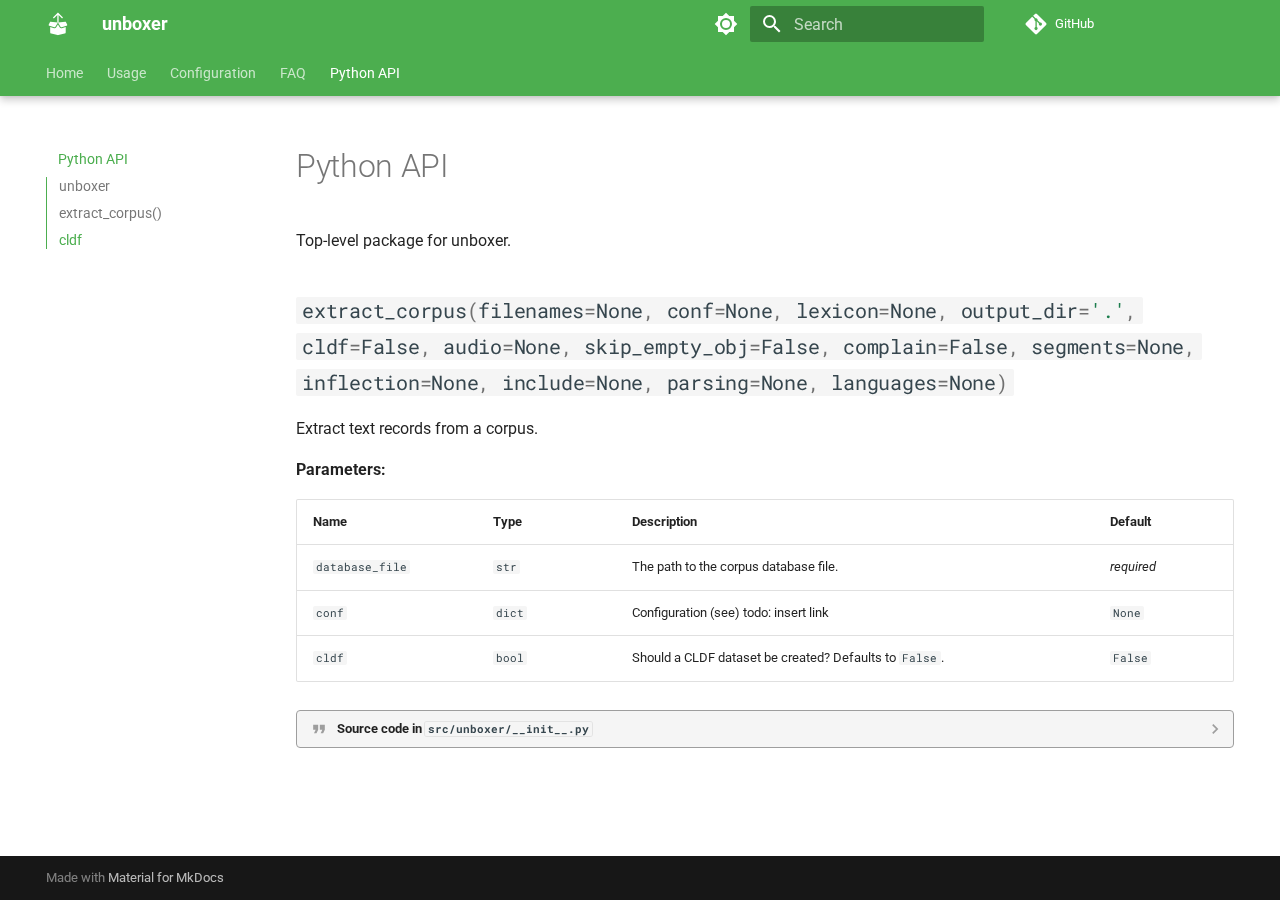
<file: api/index.html>
<!doctype html>
<html lang="en" class="no-js">
  <head>
    
      <meta charset="utf-8">
      <meta name="viewport" content="width=device-width,initial-scale=1">
      
      
      
      
        <link rel="prev" href="../faq/">
      
      
      
      <link rel="icon" href="../assets/images/favicon.png">
      <meta name="generator" content="mkdocs-1.5.3, mkdocs-material-9.4.8">
    
    
      
        <title>Python API - unboxer</title>
      
    
    
      <link rel="stylesheet" href="../assets/stylesheets/main.4b4a2bd9.min.css">
      
        
        <link rel="stylesheet" href="../assets/stylesheets/palette.356b1318.min.css">
      
      


    
    
      
    
    
      
        
        
        <link rel="preconnect" href="https://fonts.gstatic.com" crossorigin>
        <link rel="stylesheet" href="https://fonts.googleapis.com/css?family=Roboto:300,300i,400,400i,700,700i%7CRoboto+Mono:400,400i,700,700i&display=fallback">
        <style>:root{--md-text-font:"Roboto";--md-code-font:"Roboto Mono"}</style>
      
    
    
      <link rel="stylesheet" href="../assets/_mkdocstrings.css">
    
    <script>__md_scope=new URL("..",location),__md_hash=e=>[...e].reduce((e,_)=>(e<<5)-e+_.charCodeAt(0),0),__md_get=(e,_=localStorage,t=__md_scope)=>JSON.parse(_.getItem(t.pathname+"."+e)),__md_set=(e,_,t=localStorage,a=__md_scope)=>{try{t.setItem(a.pathname+"."+e,JSON.stringify(_))}catch(e){}}</script>
    
      

    
    
    
  </head>
  
  
    
    
      
    
    
    
    
    <body dir="ltr" data-md-color-scheme="default" data-md-color-primary="green" data-md-color-accent="orange">
  
    
    
      <script>var palette=__md_get("__palette");if(palette&&"object"==typeof palette.color)for(var key of Object.keys(palette.color))document.body.setAttribute("data-md-color-"+key,palette.color[key])</script>
    
    <input class="md-toggle" data-md-toggle="drawer" type="checkbox" id="__drawer" autocomplete="off">
    <input class="md-toggle" data-md-toggle="search" type="checkbox" id="__search" autocomplete="off">
    <label class="md-overlay" for="__drawer"></label>
    <div data-md-component="skip">
      
        
        <a href="#python-api" class="md-skip">
          Skip to content
        </a>
      
    </div>
    <div data-md-component="announce">
      
    </div>
    
    
      

  

<header class="md-header md-header--shadow md-header--lifted" data-md-component="header">
  <nav class="md-header__inner md-grid" aria-label="Header">
    <a href=".." title="unboxer" class="md-header__button md-logo" aria-label="unboxer" data-md-component="logo">
      
  <img src="../assets/icon.svg" alt="logo">

    </a>
    <label class="md-header__button md-icon" for="__drawer">
      
      <svg xmlns="http://www.w3.org/2000/svg" viewBox="0 0 24 24"><path d="M3 6h18v2H3V6m0 5h18v2H3v-2m0 5h18v2H3v-2Z"/></svg>
    </label>
    <div class="md-header__title" data-md-component="header-title">
      <div class="md-header__ellipsis">
        <div class="md-header__topic">
          <span class="md-ellipsis">
            unboxer
          </span>
        </div>
        <div class="md-header__topic" data-md-component="header-topic">
          <span class="md-ellipsis">
            
              Python API
            
          </span>
        </div>
      </div>
    </div>
    
      
        <form class="md-header__option" data-md-component="palette">
  
    
    
    
    <input class="md-option" data-md-color-media="" data-md-color-scheme="default" data-md-color-primary="green" data-md-color-accent="orange"  aria-label="Switch to dark mode"  type="radio" name="__palette" id="__palette_1">
    
      <label class="md-header__button md-icon" title="Switch to dark mode" for="__palette_2" hidden>
        <svg xmlns="http://www.w3.org/2000/svg" viewBox="0 0 24 24"><path d="M12 8a4 4 0 0 0-4 4 4 4 0 0 0 4 4 4 4 0 0 0 4-4 4 4 0 0 0-4-4m0 10a6 6 0 0 1-6-6 6 6 0 0 1 6-6 6 6 0 0 1 6 6 6 6 0 0 1-6 6m8-9.31V4h-4.69L12 .69 8.69 4H4v4.69L.69 12 4 15.31V20h4.69L12 23.31 15.31 20H20v-4.69L23.31 12 20 8.69Z"/></svg>
      </label>
    
  
    
    
    
    <input class="md-option" data-md-color-media="" data-md-color-scheme="slate" data-md-color-primary="green" data-md-color-accent="orange"  aria-label="Switch to light mode"  type="radio" name="__palette" id="__palette_2">
    
      <label class="md-header__button md-icon" title="Switch to light mode" for="__palette_1" hidden>
        <svg xmlns="http://www.w3.org/2000/svg" viewBox="0 0 24 24"><path d="M12 18c-.89 0-1.74-.2-2.5-.55C11.56 16.5 13 14.42 13 12c0-2.42-1.44-4.5-3.5-5.45C10.26 6.2 11.11 6 12 6a6 6 0 0 1 6 6 6 6 0 0 1-6 6m8-9.31V4h-4.69L12 .69 8.69 4H4v4.69L.69 12 4 15.31V20h4.69L12 23.31 15.31 20H20v-4.69L23.31 12 20 8.69Z"/></svg>
      </label>
    
  
</form>
      
    
    
    
      <label class="md-header__button md-icon" for="__search">
        
        <svg xmlns="http://www.w3.org/2000/svg" viewBox="0 0 24 24"><path d="M9.5 3A6.5 6.5 0 0 1 16 9.5c0 1.61-.59 3.09-1.56 4.23l.27.27h.79l5 5-1.5 1.5-5-5v-.79l-.27-.27A6.516 6.516 0 0 1 9.5 16 6.5 6.5 0 0 1 3 9.5 6.5 6.5 0 0 1 9.5 3m0 2C7 5 5 7 5 9.5S7 14 9.5 14 14 12 14 9.5 12 5 9.5 5Z"/></svg>
      </label>
      <div class="md-search" data-md-component="search" role="dialog">
  <label class="md-search__overlay" for="__search"></label>
  <div class="md-search__inner" role="search">
    <form class="md-search__form" name="search">
      <input type="text" class="md-search__input" name="query" aria-label="Search" placeholder="Search" autocapitalize="off" autocorrect="off" autocomplete="off" spellcheck="false" data-md-component="search-query" required>
      <label class="md-search__icon md-icon" for="__search">
        
        <svg xmlns="http://www.w3.org/2000/svg" viewBox="0 0 24 24"><path d="M9.5 3A6.5 6.5 0 0 1 16 9.5c0 1.61-.59 3.09-1.56 4.23l.27.27h.79l5 5-1.5 1.5-5-5v-.79l-.27-.27A6.516 6.516 0 0 1 9.5 16 6.5 6.5 0 0 1 3 9.5 6.5 6.5 0 0 1 9.5 3m0 2C7 5 5 7 5 9.5S7 14 9.5 14 14 12 14 9.5 12 5 9.5 5Z"/></svg>
        
        <svg xmlns="http://www.w3.org/2000/svg" viewBox="0 0 24 24"><path d="M20 11v2H8l5.5 5.5-1.42 1.42L4.16 12l7.92-7.92L13.5 5.5 8 11h12Z"/></svg>
      </label>
      <nav class="md-search__options" aria-label="Search">
        
        <button type="reset" class="md-search__icon md-icon" title="Clear" aria-label="Clear" tabindex="-1">
          
          <svg xmlns="http://www.w3.org/2000/svg" viewBox="0 0 24 24"><path d="M19 6.41 17.59 5 12 10.59 6.41 5 5 6.41 10.59 12 5 17.59 6.41 19 12 13.41 17.59 19 19 17.59 13.41 12 19 6.41Z"/></svg>
        </button>
      </nav>
      
    </form>
    <div class="md-search__output">
      <div class="md-search__scrollwrap" data-md-scrollfix>
        <div class="md-search-result" data-md-component="search-result">
          <div class="md-search-result__meta">
            Initializing search
          </div>
          <ol class="md-search-result__list" role="presentation"></ol>
        </div>
      </div>
    </div>
  </div>
</div>
    
    
      <div class="md-header__source">
        <a href="https://github.com/fmatter/unboxer" title="Go to repository" class="md-source" data-md-component="source">
  <div class="md-source__icon md-icon">
    
    <svg xmlns="http://www.w3.org/2000/svg" viewBox="0 0 448 512"><!--! Font Awesome Free 6.4.2 by @fontawesome - https://fontawesome.com License - https://fontawesome.com/license/free (Icons: CC BY 4.0, Fonts: SIL OFL 1.1, Code: MIT License) Copyright 2023 Fonticons, Inc.--><path d="M439.55 236.05 244 40.45a28.87 28.87 0 0 0-40.81 0l-40.66 40.63 51.52 51.52c27.06-9.14 52.68 16.77 43.39 43.68l49.66 49.66c34.23-11.8 61.18 31 35.47 56.69-26.49 26.49-70.21-2.87-56-37.34L240.22 199v121.85c25.3 12.54 22.26 41.85 9.08 55a34.34 34.34 0 0 1-48.55 0c-17.57-17.6-11.07-46.91 11.25-56v-123c-20.8-8.51-24.6-30.74-18.64-45L142.57 101 8.45 235.14a28.86 28.86 0 0 0 0 40.81l195.61 195.6a28.86 28.86 0 0 0 40.8 0l194.69-194.69a28.86 28.86 0 0 0 0-40.81z"/></svg>
  </div>
  <div class="md-source__repository">
    GitHub
  </div>
</a>
      </div>
    
  </nav>
  
    
      
<nav class="md-tabs" aria-label="Tabs" data-md-component="tabs">
  <div class="md-grid">
    <ul class="md-tabs__list">
      
        
  
  
  
    <li class="md-tabs__item">
      <a href=".." class="md-tabs__link">
        
  
    
  
  Home

      </a>
    </li>
  

      
        
  
  
  
    <li class="md-tabs__item">
      <a href="../usage/" class="md-tabs__link">
        
  
    
  
  Usage

      </a>
    </li>
  

      
        
  
  
  
    <li class="md-tabs__item">
      <a href="../config/" class="md-tabs__link">
        
  
    
  
  Configuration

      </a>
    </li>
  

      
        
  
  
  
    <li class="md-tabs__item">
      <a href="../faq/" class="md-tabs__link">
        
  
    
  
  FAQ

      </a>
    </li>
  

      
        
  
  
    
  
  
    <li class="md-tabs__item md-tabs__item--active">
      <a href="./" class="md-tabs__link">
        
  
    
  
  Python API

      </a>
    </li>
  

      
    </ul>
  </div>
</nav>
    
  
</header>
    
    <div class="md-container" data-md-component="container">
      
      
        
      
      <main class="md-main" data-md-component="main">
        <div class="md-main__inner md-grid">
          
            
              
              <div class="md-sidebar md-sidebar--primary" data-md-component="sidebar" data-md-type="navigation" >
                <div class="md-sidebar__scrollwrap">
                  <div class="md-sidebar__inner">
                    


  


  

<nav class="md-nav md-nav--primary md-nav--lifted md-nav--integrated" aria-label="Navigation" data-md-level="0">
  <label class="md-nav__title" for="__drawer">
    <a href=".." title="unboxer" class="md-nav__button md-logo" aria-label="unboxer" data-md-component="logo">
      
  <img src="../assets/icon.svg" alt="logo">

    </a>
    unboxer
  </label>
  
    <div class="md-nav__source">
      <a href="https://github.com/fmatter/unboxer" title="Go to repository" class="md-source" data-md-component="source">
  <div class="md-source__icon md-icon">
    
    <svg xmlns="http://www.w3.org/2000/svg" viewBox="0 0 448 512"><!--! Font Awesome Free 6.4.2 by @fontawesome - https://fontawesome.com License - https://fontawesome.com/license/free (Icons: CC BY 4.0, Fonts: SIL OFL 1.1, Code: MIT License) Copyright 2023 Fonticons, Inc.--><path d="M439.55 236.05 244 40.45a28.87 28.87 0 0 0-40.81 0l-40.66 40.63 51.52 51.52c27.06-9.14 52.68 16.77 43.39 43.68l49.66 49.66c34.23-11.8 61.18 31 35.47 56.69-26.49 26.49-70.21-2.87-56-37.34L240.22 199v121.85c25.3 12.54 22.26 41.85 9.08 55a34.34 34.34 0 0 1-48.55 0c-17.57-17.6-11.07-46.91 11.25-56v-123c-20.8-8.51-24.6-30.74-18.64-45L142.57 101 8.45 235.14a28.86 28.86 0 0 0 0 40.81l195.61 195.6a28.86 28.86 0 0 0 40.8 0l194.69-194.69a28.86 28.86 0 0 0 0-40.81z"/></svg>
  </div>
  <div class="md-source__repository">
    GitHub
  </div>
</a>
    </div>
  
  <ul class="md-nav__list" data-md-scrollfix>
    
      
      
  
  
  
    <li class="md-nav__item">
      <a href=".." class="md-nav__link">
        
  
  <span class="md-ellipsis">
    Home
  </span>
  

      </a>
    </li>
  

    
      
      
  
  
  
    <li class="md-nav__item">
      <a href="../usage/" class="md-nav__link">
        
  
  <span class="md-ellipsis">
    Usage
  </span>
  

      </a>
    </li>
  

    
      
      
  
  
  
    <li class="md-nav__item">
      <a href="../config/" class="md-nav__link">
        
  
  <span class="md-ellipsis">
    Configuration
  </span>
  

      </a>
    </li>
  

    
      
      
  
  
  
    <li class="md-nav__item">
      <a href="../faq/" class="md-nav__link">
        
  
  <span class="md-ellipsis">
    FAQ
  </span>
  

      </a>
    </li>
  

    
      
      
  
  
    
  
  
    <li class="md-nav__item md-nav__item--active">
      
      <input class="md-nav__toggle md-toggle" type="checkbox" id="__toc">
      
      
        
      
      
        <label class="md-nav__link md-nav__link--active" for="__toc">
          
  
  <span class="md-ellipsis">
    Python API
  </span>
  

          <span class="md-nav__icon md-icon"></span>
        </label>
      
      <a href="./" class="md-nav__link md-nav__link--active">
        
  
  <span class="md-ellipsis">
    Python API
  </span>
  

      </a>
      
        

<nav class="md-nav md-nav--secondary" aria-label="Table of contents">
  
  
  
    
  
  
    <label class="md-nav__title" for="__toc">
      <span class="md-nav__icon md-icon"></span>
      Table of contents
    </label>
    <ul class="md-nav__list" data-md-component="toc" data-md-scrollfix>
      
        <li class="md-nav__item">
  <a href="#unboxer" class="md-nav__link">
    unboxer
  </a>
  
</li>
      
        <li class="md-nav__item">
  <a href="#unboxer.extract_corpus" class="md-nav__link">
    extract_corpus()
  </a>
  
</li>
      
        <li class="md-nav__item">
  <a href="#unboxer.cldf" class="md-nav__link">
    cldf
  </a>
  
</li>
      
    </ul>
  
</nav>
      
    </li>
  

    
  </ul>
</nav>
                  </div>
                </div>
              </div>
            
            
          
          
            <div class="md-content" data-md-component="content">
              <article class="md-content__inner md-typeset">
                
                  

  
  


<h1 id="python-api">Python API</h1>


<div class="doc doc-object doc-module">



<a id="unboxer"></a>
  <div class="doc doc-contents first">
  
      <p>Top-level package for unboxer.</p>

  

  <div class="doc doc-children">










<div class="doc doc-object doc-function">




<h2 id="unboxer.extract_corpus" class="doc doc-heading">
          <code class="highlight language-python"><span class="n">extract_corpus</span><span class="p">(</span><span class="n">filenames</span><span class="o">=</span><span class="kc">None</span><span class="p">,</span> <span class="n">conf</span><span class="o">=</span><span class="kc">None</span><span class="p">,</span> <span class="n">lexicon</span><span class="o">=</span><span class="kc">None</span><span class="p">,</span> <span class="n">output_dir</span><span class="o">=</span><span class="s1">&#39;.&#39;</span><span class="p">,</span> <span class="n">cldf</span><span class="o">=</span><span class="kc">False</span><span class="p">,</span> <span class="n">audio</span><span class="o">=</span><span class="kc">None</span><span class="p">,</span> <span class="n">skip_empty_obj</span><span class="o">=</span><span class="kc">False</span><span class="p">,</span> <span class="n">complain</span><span class="o">=</span><span class="kc">False</span><span class="p">,</span> <span class="n">segments</span><span class="o">=</span><span class="kc">None</span><span class="p">,</span> <span class="n">inflection</span><span class="o">=</span><span class="kc">None</span><span class="p">,</span> <span class="n">include</span><span class="o">=</span><span class="kc">None</span><span class="p">,</span> <span class="n">parsing</span><span class="o">=</span><span class="kc">None</span><span class="p">,</span> <span class="n">languages</span><span class="o">=</span><span class="kc">None</span><span class="p">)</span></code>

</h2>


  <div class="doc doc-contents ">
  
      <p>Extract text records from a corpus.</p>



  <p><strong>Parameters:</strong></p>
  <table>
    <thead>
      <tr>
        <th>Name</th>
        <th>Type</th>
        <th>Description</th>
        <th>Default</th>
      </tr>
    </thead>
    <tbody>
        <tr>
          <td><code>database_file</code></td>
          <td>
                <code>str</code>
          </td>
          <td>
            <div class="doc-md-description">
              <p>The path to the corpus database file.</p>
            </div>
          </td>
          <td>
              <em>required</em>
          </td>
        </tr>
        <tr>
          <td><code>conf</code></td>
          <td>
                <code>dict</code>
          </td>
          <td>
            <div class="doc-md-description">
              <p>Configuration (see) todo: insert link</p>
            </div>
          </td>
          <td>
                <code>None</code>
          </td>
        </tr>
        <tr>
          <td><code>cldf</code></td>
          <td>
                <code>bool</code>
          </td>
          <td>
            <div class="doc-md-description">
              <p>Should a CLDF dataset be created? Defaults to <code>False</code>.</p>
            </div>
          </td>
          <td>
                <code>False</code>
          </td>
        </tr>
    </tbody>
  </table>

          <details class="quote">
            <summary>Source code in <code>src/unboxer/__init__.py</code></summary>
            <div class="highlight"><table class="highlighttable"><tr><td class="linenos"><div class="linenodiv"><pre><span></span><span class="normal"><a href="#__codelineno-0-351">351</a></span>
<span class="normal"><a href="#__codelineno-0-352">352</a></span>
<span class="normal"><a href="#__codelineno-0-353">353</a></span>
<span class="normal"><a href="#__codelineno-0-354">354</a></span>
<span class="normal"><a href="#__codelineno-0-355">355</a></span>
<span class="normal"><a href="#__codelineno-0-356">356</a></span>
<span class="normal"><a href="#__codelineno-0-357">357</a></span>
<span class="normal"><a href="#__codelineno-0-358">358</a></span>
<span class="normal"><a href="#__codelineno-0-359">359</a></span>
<span class="normal"><a href="#__codelineno-0-360">360</a></span>
<span class="normal"><a href="#__codelineno-0-361">361</a></span>
<span class="normal"><a href="#__codelineno-0-362">362</a></span>
<span class="normal"><a href="#__codelineno-0-363">363</a></span>
<span class="normal"><a href="#__codelineno-0-364">364</a></span>
<span class="normal"><a href="#__codelineno-0-365">365</a></span>
<span class="normal"><a href="#__codelineno-0-366">366</a></span>
<span class="normal"><a href="#__codelineno-0-367">367</a></span>
<span class="normal"><a href="#__codelineno-0-368">368</a></span>
<span class="normal"><a href="#__codelineno-0-369">369</a></span>
<span class="normal"><a href="#__codelineno-0-370">370</a></span>
<span class="normal"><a href="#__codelineno-0-371">371</a></span>
<span class="normal"><a href="#__codelineno-0-372">372</a></span>
<span class="normal"><a href="#__codelineno-0-373">373</a></span>
<span class="normal"><a href="#__codelineno-0-374">374</a></span>
<span class="normal"><a href="#__codelineno-0-375">375</a></span>
<span class="normal"><a href="#__codelineno-0-376">376</a></span>
<span class="normal"><a href="#__codelineno-0-377">377</a></span>
<span class="normal"><a href="#__codelineno-0-378">378</a></span>
<span class="normal"><a href="#__codelineno-0-379">379</a></span>
<span class="normal"><a href="#__codelineno-0-380">380</a></span>
<span class="normal"><a href="#__codelineno-0-381">381</a></span>
<span class="normal"><a href="#__codelineno-0-382">382</a></span>
<span class="normal"><a href="#__codelineno-0-383">383</a></span>
<span class="normal"><a href="#__codelineno-0-384">384</a></span>
<span class="normal"><a href="#__codelineno-0-385">385</a></span>
<span class="normal"><a href="#__codelineno-0-386">386</a></span>
<span class="normal"><a href="#__codelineno-0-387">387</a></span>
<span class="normal"><a href="#__codelineno-0-388">388</a></span>
<span class="normal"><a href="#__codelineno-0-389">389</a></span>
<span class="normal"><a href="#__codelineno-0-390">390</a></span>
<span class="normal"><a href="#__codelineno-0-391">391</a></span>
<span class="normal"><a href="#__codelineno-0-392">392</a></span>
<span class="normal"><a href="#__codelineno-0-393">393</a></span>
<span class="normal"><a href="#__codelineno-0-394">394</a></span>
<span class="normal"><a href="#__codelineno-0-395">395</a></span>
<span class="normal"><a href="#__codelineno-0-396">396</a></span>
<span class="normal"><a href="#__codelineno-0-397">397</a></span>
<span class="normal"><a href="#__codelineno-0-398">398</a></span>
<span class="normal"><a href="#__codelineno-0-399">399</a></span>
<span class="normal"><a href="#__codelineno-0-400">400</a></span>
<span class="normal"><a href="#__codelineno-0-401">401</a></span>
<span class="normal"><a href="#__codelineno-0-402">402</a></span>
<span class="normal"><a href="#__codelineno-0-403">403</a></span>
<span class="normal"><a href="#__codelineno-0-404">404</a></span>
<span class="normal"><a href="#__codelineno-0-405">405</a></span>
<span class="normal"><a href="#__codelineno-0-406">406</a></span>
<span class="normal"><a href="#__codelineno-0-407">407</a></span>
<span class="normal"><a href="#__codelineno-0-408">408</a></span>
<span class="normal"><a href="#__codelineno-0-409">409</a></span>
<span class="normal"><a href="#__codelineno-0-410">410</a></span>
<span class="normal"><a href="#__codelineno-0-411">411</a></span>
<span class="normal"><a href="#__codelineno-0-412">412</a></span>
<span class="normal"><a href="#__codelineno-0-413">413</a></span>
<span class="normal"><a href="#__codelineno-0-414">414</a></span>
<span class="normal"><a href="#__codelineno-0-415">415</a></span>
<span class="normal"><a href="#__codelineno-0-416">416</a></span>
<span class="normal"><a href="#__codelineno-0-417">417</a></span>
<span class="normal"><a href="#__codelineno-0-418">418</a></span>
<span class="normal"><a href="#__codelineno-0-419">419</a></span>
<span class="normal"><a href="#__codelineno-0-420">420</a></span>
<span class="normal"><a href="#__codelineno-0-421">421</a></span>
<span class="normal"><a href="#__codelineno-0-422">422</a></span>
<span class="normal"><a href="#__codelineno-0-423">423</a></span>
<span class="normal"><a href="#__codelineno-0-424">424</a></span>
<span class="normal"><a href="#__codelineno-0-425">425</a></span>
<span class="normal"><a href="#__codelineno-0-426">426</a></span>
<span class="normal"><a href="#__codelineno-0-427">427</a></span>
<span class="normal"><a href="#__codelineno-0-428">428</a></span>
<span class="normal"><a href="#__codelineno-0-429">429</a></span>
<span class="normal"><a href="#__codelineno-0-430">430</a></span>
<span class="normal"><a href="#__codelineno-0-431">431</a></span>
<span class="normal"><a href="#__codelineno-0-432">432</a></span>
<span class="normal"><a href="#__codelineno-0-433">433</a></span>
<span class="normal"><a href="#__codelineno-0-434">434</a></span>
<span class="normal"><a href="#__codelineno-0-435">435</a></span>
<span class="normal"><a href="#__codelineno-0-436">436</a></span>
<span class="normal"><a href="#__codelineno-0-437">437</a></span>
<span class="normal"><a href="#__codelineno-0-438">438</a></span>
<span class="normal"><a href="#__codelineno-0-439">439</a></span>
<span class="normal"><a href="#__codelineno-0-440">440</a></span>
<span class="normal"><a href="#__codelineno-0-441">441</a></span>
<span class="normal"><a href="#__codelineno-0-442">442</a></span>
<span class="normal"><a href="#__codelineno-0-443">443</a></span>
<span class="normal"><a href="#__codelineno-0-444">444</a></span>
<span class="normal"><a href="#__codelineno-0-445">445</a></span>
<span class="normal"><a href="#__codelineno-0-446">446</a></span>
<span class="normal"><a href="#__codelineno-0-447">447</a></span>
<span class="normal"><a href="#__codelineno-0-448">448</a></span>
<span class="normal"><a href="#__codelineno-0-449">449</a></span>
<span class="normal"><a href="#__codelineno-0-450">450</a></span>
<span class="normal"><a href="#__codelineno-0-451">451</a></span>
<span class="normal"><a href="#__codelineno-0-452">452</a></span>
<span class="normal"><a href="#__codelineno-0-453">453</a></span>
<span class="normal"><a href="#__codelineno-0-454">454</a></span>
<span class="normal"><a href="#__codelineno-0-455">455</a></span>
<span class="normal"><a href="#__codelineno-0-456">456</a></span>
<span class="normal"><a href="#__codelineno-0-457">457</a></span>
<span class="normal"><a href="#__codelineno-0-458">458</a></span>
<span class="normal"><a href="#__codelineno-0-459">459</a></span>
<span class="normal"><a href="#__codelineno-0-460">460</a></span>
<span class="normal"><a href="#__codelineno-0-461">461</a></span>
<span class="normal"><a href="#__codelineno-0-462">462</a></span>
<span class="normal"><a href="#__codelineno-0-463">463</a></span>
<span class="normal"><a href="#__codelineno-0-464">464</a></span>
<span class="normal"><a href="#__codelineno-0-465">465</a></span>
<span class="normal"><a href="#__codelineno-0-466">466</a></span>
<span class="normal"><a href="#__codelineno-0-467">467</a></span>
<span class="normal"><a href="#__codelineno-0-468">468</a></span>
<span class="normal"><a href="#__codelineno-0-469">469</a></span>
<span class="normal"><a href="#__codelineno-0-470">470</a></span>
<span class="normal"><a href="#__codelineno-0-471">471</a></span>
<span class="normal"><a href="#__codelineno-0-472">472</a></span>
<span class="normal"><a href="#__codelineno-0-473">473</a></span>
<span class="normal"><a href="#__codelineno-0-474">474</a></span>
<span class="normal"><a href="#__codelineno-0-475">475</a></span>
<span class="normal"><a href="#__codelineno-0-476">476</a></span>
<span class="normal"><a href="#__codelineno-0-477">477</a></span>
<span class="normal"><a href="#__codelineno-0-478">478</a></span>
<span class="normal"><a href="#__codelineno-0-479">479</a></span>
<span class="normal"><a href="#__codelineno-0-480">480</a></span>
<span class="normal"><a href="#__codelineno-0-481">481</a></span>
<span class="normal"><a href="#__codelineno-0-482">482</a></span>
<span class="normal"><a href="#__codelineno-0-483">483</a></span>
<span class="normal"><a href="#__codelineno-0-484">484</a></span>
<span class="normal"><a href="#__codelineno-0-485">485</a></span>
<span class="normal"><a href="#__codelineno-0-486">486</a></span>
<span class="normal"><a href="#__codelineno-0-487">487</a></span>
<span class="normal"><a href="#__codelineno-0-488">488</a></span>
<span class="normal"><a href="#__codelineno-0-489">489</a></span>
<span class="normal"><a href="#__codelineno-0-490">490</a></span>
<span class="normal"><a href="#__codelineno-0-491">491</a></span>
<span class="normal"><a href="#__codelineno-0-492">492</a></span>
<span class="normal"><a href="#__codelineno-0-493">493</a></span>
<span class="normal"><a href="#__codelineno-0-494">494</a></span>
<span class="normal"><a href="#__codelineno-0-495">495</a></span>
<span class="normal"><a href="#__codelineno-0-496">496</a></span>
<span class="normal"><a href="#__codelineno-0-497">497</a></span>
<span class="normal"><a href="#__codelineno-0-498">498</a></span>
<span class="normal"><a href="#__codelineno-0-499">499</a></span>
<span class="normal"><a href="#__codelineno-0-500">500</a></span>
<span class="normal"><a href="#__codelineno-0-501">501</a></span>
<span class="normal"><a href="#__codelineno-0-502">502</a></span>
<span class="normal"><a href="#__codelineno-0-503">503</a></span>
<span class="normal"><a href="#__codelineno-0-504">504</a></span>
<span class="normal"><a href="#__codelineno-0-505">505</a></span>
<span class="normal"><a href="#__codelineno-0-506">506</a></span>
<span class="normal"><a href="#__codelineno-0-507">507</a></span>
<span class="normal"><a href="#__codelineno-0-508">508</a></span>
<span class="normal"><a href="#__codelineno-0-509">509</a></span>
<span class="normal"><a href="#__codelineno-0-510">510</a></span>
<span class="normal"><a href="#__codelineno-0-511">511</a></span>
<span class="normal"><a href="#__codelineno-0-512">512</a></span>
<span class="normal"><a href="#__codelineno-0-513">513</a></span>
<span class="normal"><a href="#__codelineno-0-514">514</a></span>
<span class="normal"><a href="#__codelineno-0-515">515</a></span>
<span class="normal"><a href="#__codelineno-0-516">516</a></span>
<span class="normal"><a href="#__codelineno-0-517">517</a></span>
<span class="normal"><a href="#__codelineno-0-518">518</a></span>
<span class="normal"><a href="#__codelineno-0-519">519</a></span>
<span class="normal"><a href="#__codelineno-0-520">520</a></span>
<span class="normal"><a href="#__codelineno-0-521">521</a></span>
<span class="normal"><a href="#__codelineno-0-522">522</a></span>
<span class="normal"><a href="#__codelineno-0-523">523</a></span>
<span class="normal"><a href="#__codelineno-0-524">524</a></span>
<span class="normal"><a href="#__codelineno-0-525">525</a></span>
<span class="normal"><a href="#__codelineno-0-526">526</a></span>
<span class="normal"><a href="#__codelineno-0-527">527</a></span>
<span class="normal"><a href="#__codelineno-0-528">528</a></span>
<span class="normal"><a href="#__codelineno-0-529">529</a></span>
<span class="normal"><a href="#__codelineno-0-530">530</a></span>
<span class="normal"><a href="#__codelineno-0-531">531</a></span>
<span class="normal"><a href="#__codelineno-0-532">532</a></span>
<span class="normal"><a href="#__codelineno-0-533">533</a></span>
<span class="normal"><a href="#__codelineno-0-534">534</a></span>
<span class="normal"><a href="#__codelineno-0-535">535</a></span>
<span class="normal"><a href="#__codelineno-0-536">536</a></span>
<span class="normal"><a href="#__codelineno-0-537">537</a></span>
<span class="normal"><a href="#__codelineno-0-538">538</a></span>
<span class="normal"><a href="#__codelineno-0-539">539</a></span>
<span class="normal"><a href="#__codelineno-0-540">540</a></span>
<span class="normal"><a href="#__codelineno-0-541">541</a></span>
<span class="normal"><a href="#__codelineno-0-542">542</a></span>
<span class="normal"><a href="#__codelineno-0-543">543</a></span>
<span class="normal"><a href="#__codelineno-0-544">544</a></span>
<span class="normal"><a href="#__codelineno-0-545">545</a></span>
<span class="normal"><a href="#__codelineno-0-546">546</a></span>
<span class="normal"><a href="#__codelineno-0-547">547</a></span>
<span class="normal"><a href="#__codelineno-0-548">548</a></span>
<span class="normal"><a href="#__codelineno-0-549">549</a></span>
<span class="normal"><a href="#__codelineno-0-550">550</a></span>
<span class="normal"><a href="#__codelineno-0-551">551</a></span>
<span class="normal"><a href="#__codelineno-0-552">552</a></span>
<span class="normal"><a href="#__codelineno-0-553">553</a></span>
<span class="normal"><a href="#__codelineno-0-554">554</a></span>
<span class="normal"><a href="#__codelineno-0-555">555</a></span>
<span class="normal"><a href="#__codelineno-0-556">556</a></span>
<span class="normal"><a href="#__codelineno-0-557">557</a></span>
<span class="normal"><a href="#__codelineno-0-558">558</a></span>
<span class="normal"><a href="#__codelineno-0-559">559</a></span>
<span class="normal"><a href="#__codelineno-0-560">560</a></span>
<span class="normal"><a href="#__codelineno-0-561">561</a></span>
<span class="normal"><a href="#__codelineno-0-562">562</a></span>
<span class="normal"><a href="#__codelineno-0-563">563</a></span>
<span class="normal"><a href="#__codelineno-0-564">564</a></span>
<span class="normal"><a href="#__codelineno-0-565">565</a></span>
<span class="normal"><a href="#__codelineno-0-566">566</a></span>
<span class="normal"><a href="#__codelineno-0-567">567</a></span>
<span class="normal"><a href="#__codelineno-0-568">568</a></span>
<span class="normal"><a href="#__codelineno-0-569">569</a></span>
<span class="normal"><a href="#__codelineno-0-570">570</a></span>
<span class="normal"><a href="#__codelineno-0-571">571</a></span>
<span class="normal"><a href="#__codelineno-0-572">572</a></span>
<span class="normal"><a href="#__codelineno-0-573">573</a></span>
<span class="normal"><a href="#__codelineno-0-574">574</a></span>
<span class="normal"><a href="#__codelineno-0-575">575</a></span>
<span class="normal"><a href="#__codelineno-0-576">576</a></span>
<span class="normal"><a href="#__codelineno-0-577">577</a></span>
<span class="normal"><a href="#__codelineno-0-578">578</a></span>
<span class="normal"><a href="#__codelineno-0-579">579</a></span>
<span class="normal"><a href="#__codelineno-0-580">580</a></span>
<span class="normal"><a href="#__codelineno-0-581">581</a></span>
<span class="normal"><a href="#__codelineno-0-582">582</a></span>
<span class="normal"><a href="#__codelineno-0-583">583</a></span>
<span class="normal"><a href="#__codelineno-0-584">584</a></span>
<span class="normal"><a href="#__codelineno-0-585">585</a></span>
<span class="normal"><a href="#__codelineno-0-586">586</a></span>
<span class="normal"><a href="#__codelineno-0-587">587</a></span>
<span class="normal"><a href="#__codelineno-0-588">588</a></span>
<span class="normal"><a href="#__codelineno-0-589">589</a></span>
<span class="normal"><a href="#__codelineno-0-590">590</a></span>
<span class="normal"><a href="#__codelineno-0-591">591</a></span>
<span class="normal"><a href="#__codelineno-0-592">592</a></span>
<span class="normal"><a href="#__codelineno-0-593">593</a></span>
<span class="normal"><a href="#__codelineno-0-594">594</a></span>
<span class="normal"><a href="#__codelineno-0-595">595</a></span>
<span class="normal"><a href="#__codelineno-0-596">596</a></span>
<span class="normal"><a href="#__codelineno-0-597">597</a></span>
<span class="normal"><a href="#__codelineno-0-598">598</a></span>
<span class="normal"><a href="#__codelineno-0-599">599</a></span>
<span class="normal"><a href="#__codelineno-0-600">600</a></span>
<span class="normal"><a href="#__codelineno-0-601">601</a></span>
<span class="normal"><a href="#__codelineno-0-602">602</a></span>
<span class="normal"><a href="#__codelineno-0-603">603</a></span>
<span class="normal"><a href="#__codelineno-0-604">604</a></span>
<span class="normal"><a href="#__codelineno-0-605">605</a></span>
<span class="normal"><a href="#__codelineno-0-606">606</a></span>
<span class="normal"><a href="#__codelineno-0-607">607</a></span>
<span class="normal"><a href="#__codelineno-0-608">608</a></span>
<span class="normal"><a href="#__codelineno-0-609">609</a></span>
<span class="normal"><a href="#__codelineno-0-610">610</a></span>
<span class="normal"><a href="#__codelineno-0-611">611</a></span>
<span class="normal"><a href="#__codelineno-0-612">612</a></span>
<span class="normal"><a href="#__codelineno-0-613">613</a></span>
<span class="normal"><a href="#__codelineno-0-614">614</a></span>
<span class="normal"><a href="#__codelineno-0-615">615</a></span>
<span class="normal"><a href="#__codelineno-0-616">616</a></span>
<span class="normal"><a href="#__codelineno-0-617">617</a></span>
<span class="normal"><a href="#__codelineno-0-618">618</a></span>
<span class="normal"><a href="#__codelineno-0-619">619</a></span>
<span class="normal"><a href="#__codelineno-0-620">620</a></span>
<span class="normal"><a href="#__codelineno-0-621">621</a></span>
<span class="normal"><a href="#__codelineno-0-622">622</a></span>
<span class="normal"><a href="#__codelineno-0-623">623</a></span>
<span class="normal"><a href="#__codelineno-0-624">624</a></span>
<span class="normal"><a href="#__codelineno-0-625">625</a></span>
<span class="normal"><a href="#__codelineno-0-626">626</a></span>
<span class="normal"><a href="#__codelineno-0-627">627</a></span>
<span class="normal"><a href="#__codelineno-0-628">628</a></span>
<span class="normal"><a href="#__codelineno-0-629">629</a></span>
<span class="normal"><a href="#__codelineno-0-630">630</a></span>
<span class="normal"><a href="#__codelineno-0-631">631</a></span>
<span class="normal"><a href="#__codelineno-0-632">632</a></span>
<span class="normal"><a href="#__codelineno-0-633">633</a></span>
<span class="normal"><a href="#__codelineno-0-634">634</a></span>
<span class="normal"><a href="#__codelineno-0-635">635</a></span>
<span class="normal"><a href="#__codelineno-0-636">636</a></span>
<span class="normal"><a href="#__codelineno-0-637">637</a></span>
<span class="normal"><a href="#__codelineno-0-638">638</a></span>
<span class="normal"><a href="#__codelineno-0-639">639</a></span>
<span class="normal"><a href="#__codelineno-0-640">640</a></span>
<span class="normal"><a href="#__codelineno-0-641">641</a></span>
<span class="normal"><a href="#__codelineno-0-642">642</a></span>
<span class="normal"><a href="#__codelineno-0-643">643</a></span>
<span class="normal"><a href="#__codelineno-0-644">644</a></span>
<span class="normal"><a href="#__codelineno-0-645">645</a></span>
<span class="normal"><a href="#__codelineno-0-646">646</a></span>
<span class="normal"><a href="#__codelineno-0-647">647</a></span>
<span class="normal"><a href="#__codelineno-0-648">648</a></span>
<span class="normal"><a href="#__codelineno-0-649">649</a></span>
<span class="normal"><a href="#__codelineno-0-650">650</a></span>
<span class="normal"><a href="#__codelineno-0-651">651</a></span>
<span class="normal"><a href="#__codelineno-0-652">652</a></span>
<span class="normal"><a href="#__codelineno-0-653">653</a></span>
<span class="normal"><a href="#__codelineno-0-654">654</a></span>
<span class="normal"><a href="#__codelineno-0-655">655</a></span>
<span class="normal"><a href="#__codelineno-0-656">656</a></span>
<span class="normal"><a href="#__codelineno-0-657">657</a></span>
<span class="normal"><a href="#__codelineno-0-658">658</a></span>
<span class="normal"><a href="#__codelineno-0-659">659</a></span>
<span class="normal"><a href="#__codelineno-0-660">660</a></span>
<span class="normal"><a href="#__codelineno-0-661">661</a></span>
<span class="normal"><a href="#__codelineno-0-662">662</a></span>
<span class="normal"><a href="#__codelineno-0-663">663</a></span>
<span class="normal"><a href="#__codelineno-0-664">664</a></span>
<span class="normal"><a href="#__codelineno-0-665">665</a></span>
<span class="normal"><a href="#__codelineno-0-666">666</a></span>
<span class="normal"><a href="#__codelineno-0-667">667</a></span>
<span class="normal"><a href="#__codelineno-0-668">668</a></span>
<span class="normal"><a href="#__codelineno-0-669">669</a></span>
<span class="normal"><a href="#__codelineno-0-670">670</a></span>
<span class="normal"><a href="#__codelineno-0-671">671</a></span>
<span class="normal"><a href="#__codelineno-0-672">672</a></span>
<span class="normal"><a href="#__codelineno-0-673">673</a></span>
<span class="normal"><a href="#__codelineno-0-674">674</a></span></pre></div></td><td class="code"><div><pre><span></span><code><span id="__span-0-351"><a id="__codelineno-0-351" name="__codelineno-0-351"></a><span class="k">def</span> <span class="nf">extract_corpus</span><span class="p">(</span>
</span><span id="__span-0-352"><a id="__codelineno-0-352" name="__codelineno-0-352"></a>    <span class="n">filenames</span><span class="o">=</span><span class="kc">None</span><span class="p">,</span>
</span><span id="__span-0-353"><a id="__codelineno-0-353" name="__codelineno-0-353"></a>    <span class="n">conf</span><span class="o">=</span><span class="kc">None</span><span class="p">,</span>
</span><span id="__span-0-354"><a id="__codelineno-0-354" name="__codelineno-0-354"></a>    <span class="n">lexicon</span><span class="o">=</span><span class="kc">None</span><span class="p">,</span>
</span><span id="__span-0-355"><a id="__codelineno-0-355" name="__codelineno-0-355"></a>    <span class="n">output_dir</span><span class="o">=</span><span class="s2">&quot;.&quot;</span><span class="p">,</span>
</span><span id="__span-0-356"><a id="__codelineno-0-356" name="__codelineno-0-356"></a>    <span class="n">cldf</span><span class="o">=</span><span class="kc">False</span><span class="p">,</span>
</span><span id="__span-0-357"><a id="__codelineno-0-357" name="__codelineno-0-357"></a>    <span class="n">audio</span><span class="o">=</span><span class="kc">None</span><span class="p">,</span>
</span><span id="__span-0-358"><a id="__codelineno-0-358" name="__codelineno-0-358"></a>    <span class="n">skip_empty_obj</span><span class="o">=</span><span class="kc">False</span><span class="p">,</span>
</span><span id="__span-0-359"><a id="__codelineno-0-359" name="__codelineno-0-359"></a>    <span class="n">complain</span><span class="o">=</span><span class="kc">False</span><span class="p">,</span>
</span><span id="__span-0-360"><a id="__codelineno-0-360" name="__codelineno-0-360"></a>    <span class="n">segments</span><span class="o">=</span><span class="kc">None</span><span class="p">,</span>
</span><span id="__span-0-361"><a id="__codelineno-0-361" name="__codelineno-0-361"></a>    <span class="n">inflection</span><span class="o">=</span><span class="kc">None</span><span class="p">,</span>
</span><span id="__span-0-362"><a id="__codelineno-0-362" name="__codelineno-0-362"></a>    <span class="n">include</span><span class="o">=</span><span class="kc">None</span><span class="p">,</span>
</span><span id="__span-0-363"><a id="__codelineno-0-363" name="__codelineno-0-363"></a>    <span class="n">parsing</span><span class="o">=</span><span class="kc">None</span><span class="p">,</span>
</span><span id="__span-0-364"><a id="__codelineno-0-364" name="__codelineno-0-364"></a>    <span class="n">languages</span><span class="o">=</span><span class="kc">None</span><span class="p">,</span>
</span><span id="__span-0-365"><a id="__codelineno-0-365" name="__codelineno-0-365"></a><span class="p">):</span>
</span><span id="__span-0-366"><a id="__codelineno-0-366" name="__codelineno-0-366"></a><span class="w">    </span><span class="sd">&quot;&quot;&quot;Extract text records from a corpus.</span>
</span><span id="__span-0-367"><a id="__codelineno-0-367" name="__codelineno-0-367"></a>
</span><span id="__span-0-368"><a id="__codelineno-0-368" name="__codelineno-0-368"></a><span class="sd">    Args:</span>
</span><span id="__span-0-369"><a id="__codelineno-0-369" name="__codelineno-0-369"></a><span class="sd">        database_file (str): The path to the corpus database file.</span>
</span><span id="__span-0-370"><a id="__codelineno-0-370" name="__codelineno-0-370"></a><span class="sd">        conf (dict): Configuration (see) todo: insert link</span>
</span><span id="__span-0-371"><a id="__codelineno-0-371" name="__codelineno-0-371"></a><span class="sd">        cldf (bool, optional): Should a CLDF dataset be created? Defaults to `False`.</span>
</span><span id="__span-0-372"><a id="__codelineno-0-372" name="__codelineno-0-372"></a><span class="sd">    &quot;&quot;&quot;</span>
</span><span id="__span-0-373"><a id="__codelineno-0-373" name="__codelineno-0-373"></a>    <span class="n">file_recs</span> <span class="o">=</span> <span class="p">{}</span>
</span><span id="__span-0-374"><a id="__codelineno-0-374" name="__codelineno-0-374"></a>    <span class="n">inflection</span> <span class="o">=</span> <span class="n">inflection</span> <span class="ow">or</span> <span class="p">{}</span>
</span><span id="__span-0-375"><a id="__codelineno-0-375" name="__codelineno-0-375"></a>    <span class="n">output_dir</span><span class="o">.</span><span class="n">mkdir</span><span class="p">(</span><span class="n">exist_ok</span><span class="o">=</span><span class="kc">True</span><span class="p">,</span> <span class="n">parents</span><span class="o">=</span><span class="kc">True</span><span class="p">)</span>
</span><span id="__span-0-376"><a id="__codelineno-0-376" name="__codelineno-0-376"></a>    <span class="k">for</span> <span class="n">filename</span> <span class="ow">in</span> <span class="n">filenames</span><span class="p">:</span>
</span><span id="__span-0-377"><a id="__codelineno-0-377" name="__codelineno-0-377"></a>        <span class="n">database_file</span> <span class="o">=</span> <span class="n">Path</span><span class="p">(</span><span class="n">filename</span><span class="p">)</span>
</span><span id="__span-0-378"><a id="__codelineno-0-378" name="__codelineno-0-378"></a>        <span class="n">record_marker</span> <span class="o">=</span> <span class="s2">&quot;</span><span class="se">\\</span><span class="s2">&quot;</span> <span class="o">+</span> <span class="n">conf</span><span class="p">[</span><span class="s2">&quot;record_marker&quot;</span><span class="p">]</span>
</span><span id="__span-0-379"><a id="__codelineno-0-379" name="__codelineno-0-379"></a>        <span class="n">sep</span> <span class="o">=</span> <span class="n">conf</span><span class="p">[</span><span class="s2">&quot;cell_separator&quot;</span><span class="p">]</span>
</span><span id="__span-0-380"><a id="__codelineno-0-380" name="__codelineno-0-380"></a>
</span><span id="__span-0-381"><a id="__codelineno-0-381" name="__codelineno-0-381"></a>        <span class="k">try</span><span class="p">:</span>
</span><span id="__span-0-382"><a id="__codelineno-0-382" name="__codelineno-0-382"></a>            <span class="k">with</span> <span class="nb">open</span><span class="p">(</span><span class="n">database_file</span><span class="p">,</span> <span class="s2">&quot;r&quot;</span><span class="p">,</span> <span class="n">encoding</span><span class="o">=</span><span class="n">conf</span><span class="p">[</span><span class="s2">&quot;encoding&quot;</span><span class="p">])</span> <span class="k">as</span> <span class="n">f</span><span class="p">:</span>
</span><span id="__span-0-383"><a id="__codelineno-0-383" name="__codelineno-0-383"></a>                <span class="n">content</span> <span class="o">=</span> <span class="n">f</span><span class="o">.</span><span class="n">read</span><span class="p">()</span>
</span><span id="__span-0-384"><a id="__codelineno-0-384" name="__codelineno-0-384"></a>        <span class="k">except</span> <span class="ne">UnicodeDecodeError</span><span class="p">:</span>
</span><span id="__span-0-385"><a id="__codelineno-0-385" name="__codelineno-0-385"></a>            <span class="n">log</span><span class="o">.</span><span class="n">error</span><span class="p">(</span>
</span><span id="__span-0-386"><a id="__codelineno-0-386" name="__codelineno-0-386"></a>                <span class="sa">f</span><span class="s2">&quot;&quot;&quot;Could not open the file with the encoding [</span><span class="si">{</span><span class="n">conf</span><span class="p">[</span><span class="s2">&quot;encoding&quot;</span><span class="p">]</span><span class="si">}</span><span class="s2">].</span>
</span><span id="__span-0-387"><a id="__codelineno-0-387" name="__codelineno-0-387"></a><span class="s2">    Make sure that you are not parsing a shoebox project as toolbox or vice versa.</span>
</span><span id="__span-0-388"><a id="__codelineno-0-388" name="__codelineno-0-388"></a><span class="s2">    You can also explicitly set the correct file encoding in your config.&quot;&quot;&quot;</span>
</span><span id="__span-0-389"><a id="__codelineno-0-389" name="__codelineno-0-389"></a>            <span class="p">)</span>
</span><span id="__span-0-390"><a id="__codelineno-0-390" name="__codelineno-0-390"></a>            <span class="n">sys</span><span class="o">.</span><span class="n">exit</span><span class="p">()</span>
</span><span id="__span-0-391"><a id="__codelineno-0-391" name="__codelineno-0-391"></a>        <span class="n">file_recs</span><span class="p">[</span><span class="n">filename</span><span class="p">]</span> <span class="o">=</span> <span class="p">[]</span>
</span><span id="__span-0-392"><a id="__codelineno-0-392" name="__codelineno-0-392"></a>        <span class="n">records</span> <span class="o">=</span> <span class="n">content</span><span class="o">.</span><span class="n">split</span><span class="p">(</span><span class="n">record_marker</span> <span class="o">+</span> <span class="s2">&quot; &quot;</span><span class="p">)</span>
</span><span id="__span-0-393"><a id="__codelineno-0-393" name="__codelineno-0-393"></a>        <span class="k">for</span> <span class="n">record</span> <span class="ow">in</span> <span class="n">records</span><span class="p">[</span><span class="mi">1</span><span class="p">::]:</span>
</span><span id="__span-0-394"><a id="__codelineno-0-394" name="__codelineno-0-394"></a>            <span class="n">res</span> <span class="o">=</span> <span class="n">_get_fields</span><span class="p">(</span>
</span><span id="__span-0-395"><a id="__codelineno-0-395" name="__codelineno-0-395"></a>                <span class="n">record_marker</span> <span class="o">+</span> <span class="s2">&quot; &quot;</span> <span class="o">+</span> <span class="n">record</span><span class="p">,</span> <span class="n">record_marker</span><span class="p">,</span> <span class="n">multiple</span><span class="o">=</span><span class="p">[],</span> <span class="n">sep</span><span class="o">=</span><span class="n">sep</span>
</span><span id="__span-0-396"><a id="__codelineno-0-396" name="__codelineno-0-396"></a>            <span class="p">)</span>
</span><span id="__span-0-397"><a id="__codelineno-0-397" name="__codelineno-0-397"></a>            <span class="k">if</span> <span class="n">res</span><span class="p">:</span>
</span><span id="__span-0-398"><a id="__codelineno-0-398" name="__codelineno-0-398"></a>                <span class="n">file_recs</span><span class="p">[</span><span class="n">filename</span><span class="p">]</span><span class="o">.</span><span class="n">append</span><span class="p">(</span><span class="n">res</span><span class="p">)</span>
</span><span id="__span-0-399"><a id="__codelineno-0-399" name="__codelineno-0-399"></a>            <span class="k">else</span><span class="p">:</span>
</span><span id="__span-0-400"><a id="__codelineno-0-400" name="__codelineno-0-400"></a>                <span class="k">pass</span>
</span><span id="__span-0-401"><a id="__codelineno-0-401" name="__codelineno-0-401"></a>                <span class="c1"># log.warning(&quot;Empty record:&quot;)</span>
</span><span id="__span-0-402"><a id="__codelineno-0-402" name="__codelineno-0-402"></a>                <span class="c1"># log.warning(record)</span>
</span><span id="__span-0-403"><a id="__codelineno-0-403" name="__codelineno-0-403"></a>    <span class="n">dfs</span> <span class="o">=</span> <span class="p">{</span><span class="n">x</span><span class="p">:</span> <span class="n">pd</span><span class="o">.</span><span class="n">DataFrame</span><span class="o">.</span><span class="n">from_dict</span><span class="p">(</span><span class="n">y</span><span class="p">)</span> <span class="k">for</span> <span class="n">x</span><span class="p">,</span> <span class="n">y</span> <span class="ow">in</span> <span class="n">file_recs</span><span class="o">.</span><span class="n">items</span><span class="p">()}</span>
</span><span id="__span-0-404"><a id="__codelineno-0-404" name="__codelineno-0-404"></a>    <span class="n">all_texts</span> <span class="o">=</span> <span class="p">[]</span>
</span><span id="__span-0-405"><a id="__codelineno-0-405" name="__codelineno-0-405"></a>    <span class="k">for</span> <span class="n">fn</span><span class="p">,</span> <span class="n">df</span> <span class="ow">in</span> <span class="n">dfs</span><span class="o">.</span><span class="n">items</span><span class="p">():</span>
</span><span id="__span-0-406"><a id="__codelineno-0-406" name="__codelineno-0-406"></a>        <span class="n">log</span><span class="o">.</span><span class="n">info</span><span class="p">(</span><span class="sa">f</span><span class="s2">&quot;Processing </span><span class="si">{</span><span class="n">fn</span><span class="si">}</span><span class="s2">&quot;</span><span class="p">)</span>
</span><span id="__span-0-407"><a id="__codelineno-0-407" name="__codelineno-0-407"></a>        <span class="k">if</span> <span class="n">conf</span><span class="p">[</span><span class="s2">&quot;text_mode&quot;</span><span class="p">]</span> <span class="o">!=</span> <span class="s2">&quot;none&quot;</span><span class="p">:</span>
</span><span id="__span-0-408"><a id="__codelineno-0-408" name="__codelineno-0-408"></a>            <span class="n">text_path</span> <span class="o">=</span> <span class="n">output_dir</span> <span class="o">/</span> <span class="sa">f</span><span class="s2">&quot;</span><span class="si">{</span><span class="n">fn</span><span class="o">.</span><span class="n">stem</span><span class="si">}</span><span class="s2">_texts.csv&quot;</span>
</span><span id="__span-0-409"><a id="__codelineno-0-409" name="__codelineno-0-409"></a>            <span class="k">if</span> <span class="n">text_path</span><span class="o">.</span><span class="n">is_file</span><span class="p">():</span>
</span><span id="__span-0-410"><a id="__codelineno-0-410" name="__codelineno-0-410"></a>                <span class="n">texts</span> <span class="o">=</span> <span class="n">load</span><span class="p">(</span><span class="n">text_path</span><span class="p">)</span>
</span><span id="__span-0-411"><a id="__codelineno-0-411" name="__codelineno-0-411"></a>            <span class="k">else</span><span class="p">:</span>
</span><span id="__span-0-412"><a id="__codelineno-0-412" name="__codelineno-0-412"></a>                <span class="n">texts</span> <span class="o">=</span> <span class="p">[]</span>
</span><span id="__span-0-413"><a id="__codelineno-0-413" name="__codelineno-0-413"></a>
</span><span id="__span-0-414"><a id="__codelineno-0-414" name="__codelineno-0-414"></a>        <span class="k">if</span> <span class="n">record_marker</span> <span class="ow">in</span> <span class="n">df</span> <span class="ow">and</span> <span class="n">conf</span><span class="o">.</span><span class="n">get</span><span class="p">(</span><span class="s2">&quot;slugify&quot;</span><span class="p">,</span> <span class="kc">True</span><span class="p">):</span>
</span><span id="__span-0-415"><a id="__codelineno-0-415" name="__codelineno-0-415"></a>            <span class="k">if</span> <span class="n">conf</span><span class="p">[</span><span class="s2">&quot;interlinear_mappings&quot;</span><span class="p">]</span><span class="o">.</span><span class="n">get</span><span class="p">(</span><span class="n">record_marker</span><span class="p">,</span> <span class="s2">&quot;&quot;</span><span class="p">)</span> <span class="o">==</span> <span class="s2">&quot;ID&quot;</span><span class="p">:</span>
</span><span id="__span-0-416"><a id="__codelineno-0-416" name="__codelineno-0-416"></a>                <span class="n">conf</span><span class="p">[</span><span class="s2">&quot;interlinear_mappings&quot;</span><span class="p">]</span><span class="o">.</span><span class="n">pop</span><span class="p">(</span><span class="n">record_marker</span><span class="p">)</span>
</span><span id="__span-0-417"><a id="__codelineno-0-417" name="__codelineno-0-417"></a>            <span class="n">tqdm</span><span class="o">.</span><span class="n">pandas</span><span class="p">(</span><span class="n">desc</span><span class="o">=</span><span class="s2">&quot;Creating record IDs&quot;</span><span class="p">)</span>
</span><span id="__span-0-418"><a id="__codelineno-0-418" name="__codelineno-0-418"></a>            <span class="n">df</span><span class="p">[</span><span class="s2">&quot;ID&quot;</span><span class="p">]</span> <span class="o">=</span> <span class="n">df</span><span class="p">[</span><span class="n">record_marker</span><span class="p">]</span><span class="o">.</span><span class="n">progress_apply</span><span class="p">(</span>
</span><span id="__span-0-419"><a id="__codelineno-0-419" name="__codelineno-0-419"></a>                <span class="k">lambda</span> <span class="n">x</span><span class="p">:</span> <span class="n">humidify</span><span class="p">(</span><span class="n">x</span><span class="p">,</span> <span class="s2">&quot;sentence_id&quot;</span><span class="p">,</span> <span class="n">unique</span><span class="o">=</span><span class="kc">True</span><span class="p">)</span>
</span><span id="__span-0-420"><a id="__codelineno-0-420" name="__codelineno-0-420"></a>            <span class="p">)</span>
</span><span id="__span-0-421"><a id="__codelineno-0-421" name="__codelineno-0-421"></a>        <span class="k">else</span><span class="p">:</span>
</span><span id="__span-0-422"><a id="__codelineno-0-422" name="__codelineno-0-422"></a>            <span class="n">df</span><span class="p">[</span><span class="s2">&quot;ID&quot;</span><span class="p">]</span> <span class="o">=</span> <span class="n">df</span><span class="o">.</span><span class="n">index</span>
</span><span id="__span-0-423"><a id="__codelineno-0-423" name="__codelineno-0-423"></a>        <span class="n">df</span><span class="p">[</span><span class="s2">&quot;filename&quot;</span><span class="p">]</span> <span class="o">=</span> <span class="n">fn</span><span class="o">.</span><span class="n">name</span>
</span><span id="__span-0-424"><a id="__codelineno-0-424" name="__codelineno-0-424"></a>
</span><span id="__span-0-425"><a id="__codelineno-0-425" name="__codelineno-0-425"></a>        <span class="k">if</span> <span class="n">conf</span><span class="p">[</span><span class="s2">&quot;text_mode&quot;</span><span class="p">]</span> <span class="o">==</span> <span class="s2">&quot;record_marker&quot;</span><span class="p">:</span>
</span><span id="__span-0-426"><a id="__codelineno-0-426" name="__codelineno-0-426"></a>            <span class="n">tmap_file</span> <span class="o">=</span> <span class="n">output_dir</span> <span class="o">/</span> <span class="sa">f</span><span class="s2">&quot;</span><span class="si">{</span><span class="n">fn</span><span class="o">.</span><span class="n">stem</span><span class="si">}</span><span class="s2">_textmap.yaml&quot;</span>
</span><span id="__span-0-427"><a id="__codelineno-0-427" name="__codelineno-0-427"></a>            <span class="k">if</span> <span class="n">tmap_file</span><span class="o">.</span><span class="n">is_file</span><span class="p">():</span>
</span><span id="__span-0-428"><a id="__codelineno-0-428" name="__codelineno-0-428"></a>                <span class="n">text_map</span> <span class="o">=</span> <span class="n">load</span><span class="p">(</span><span class="n">tmap_file</span><span class="p">)</span>
</span><span id="__span-0-429"><a id="__codelineno-0-429" name="__codelineno-0-429"></a>            <span class="k">elif</span> <span class="s2">&quot;ID&quot;</span> <span class="ow">in</span> <span class="n">df</span><span class="o">.</span><span class="n">columns</span><span class="p">:</span>
</span><span id="__span-0-430"><a id="__codelineno-0-430" name="__codelineno-0-430"></a>                <span class="n">text_map</span> <span class="o">=</span> <span class="n">guess_texts</span><span class="p">(</span><span class="nb">list</span><span class="p">(</span><span class="n">df</span><span class="p">[</span><span class="s2">&quot;ID&quot;</span><span class="p">]),</span> <span class="n">fn</span><span class="p">)</span>
</span><span id="__span-0-431"><a id="__codelineno-0-431" name="__codelineno-0-431"></a>                <span class="n">dump</span><span class="p">(</span><span class="n">text_map</span><span class="p">,</span> <span class="n">tmap_file</span><span class="p">)</span>
</span><span id="__span-0-432"><a id="__codelineno-0-432" name="__codelineno-0-432"></a>                <span class="n">log</span><span class="o">.</span><span class="n">info</span><span class="p">(</span>
</span><span id="__span-0-433"><a id="__codelineno-0-433" name="__codelineno-0-433"></a>                    <span class="sa">f</span><span class="s2">&quot;Created tentative record-text mapping in </span><span class="si">{</span><span class="n">tmap_file</span><span class="o">.</span><span class="n">resolve</span><span class="p">()</span><span class="si">}</span><span class="s2">&quot;</span>
</span><span id="__span-0-434"><a id="__codelineno-0-434" name="__codelineno-0-434"></a>                <span class="p">)</span>
</span><span id="__span-0-435"><a id="__codelineno-0-435" name="__codelineno-0-435"></a>            <span class="k">else</span><span class="p">:</span>
</span><span id="__span-0-436"><a id="__codelineno-0-436" name="__codelineno-0-436"></a>                <span class="n">text_map</span> <span class="o">=</span> <span class="p">{}</span>
</span><span id="__span-0-437"><a id="__codelineno-0-437" name="__codelineno-0-437"></a>            <span class="k">if</span> <span class="nb">isinstance</span><span class="p">(</span><span class="n">texts</span><span class="p">,</span> <span class="nb">list</span><span class="p">):</span>
</span><span id="__span-0-438"><a id="__codelineno-0-438" name="__codelineno-0-438"></a>                <span class="n">texts</span><span class="o">.</span><span class="n">extend</span><span class="p">(</span><span class="n">text_map</span><span class="o">.</span><span class="n">keys</span><span class="p">())</span>
</span><span id="__span-0-439"><a id="__codelineno-0-439" name="__codelineno-0-439"></a>                <span class="n">texts</span> <span class="o">=</span> <span class="n">pd</span><span class="o">.</span><span class="n">DataFrame</span><span class="p">(</span><span class="n">texts</span><span class="p">)</span>
</span><span id="__span-0-440"><a id="__codelineno-0-440" name="__codelineno-0-440"></a>                <span class="n">texts</span><span class="o">.</span><span class="n">columns</span> <span class="o">=</span> <span class="p">[</span><span class="s2">&quot;ID&quot;</span><span class="p">]</span>
</span><span id="__span-0-441"><a id="__codelineno-0-441" name="__codelineno-0-441"></a>                <span class="k">for</span> <span class="n">addcol</span> <span class="ow">in</span> <span class="p">[</span><span class="s2">&quot;Name&quot;</span><span class="p">,</span> <span class="s2">&quot;Description&quot;</span><span class="p">,</span> <span class="s2">&quot;Comment&quot;</span><span class="p">,</span> <span class="s2">&quot;Source&quot;</span><span class="p">,</span> <span class="s2">&quot;Type&quot;</span><span class="p">]:</span>
</span><span id="__span-0-442"><a id="__codelineno-0-442" name="__codelineno-0-442"></a>                    <span class="n">texts</span><span class="p">[</span><span class="n">addcol</span><span class="p">]</span> <span class="o">=</span> <span class="s2">&quot;&quot;</span>
</span><span id="__span-0-443"><a id="__codelineno-0-443" name="__codelineno-0-443"></a>                <span class="n">dump</span><span class="p">(</span><span class="n">texts</span><span class="p">,</span> <span class="n">text_path</span><span class="p">)</span>
</span><span id="__span-0-444"><a id="__codelineno-0-444" name="__codelineno-0-444"></a>            <span class="n">reverse_map</span> <span class="o">=</span> <span class="p">{}</span>
</span><span id="__span-0-445"><a id="__codelineno-0-445" name="__codelineno-0-445"></a>            <span class="k">for</span> <span class="n">text_id</span><span class="p">,</span> <span class="n">recs</span> <span class="ow">in</span> <span class="n">text_map</span><span class="o">.</span><span class="n">items</span><span class="p">():</span>
</span><span id="__span-0-446"><a id="__codelineno-0-446" name="__codelineno-0-446"></a>                <span class="k">for</span> <span class="n">rec</span> <span class="ow">in</span> <span class="n">recs</span><span class="p">:</span>
</span><span id="__span-0-447"><a id="__codelineno-0-447" name="__codelineno-0-447"></a>                    <span class="n">reverse_map</span><span class="p">[</span><span class="n">rec</span><span class="p">]</span> <span class="o">=</span> <span class="n">text_id</span>
</span><span id="__span-0-448"><a id="__codelineno-0-448" name="__codelineno-0-448"></a>            <span class="n">df</span><span class="p">[</span><span class="s2">&quot;Text_ID&quot;</span><span class="p">]</span> <span class="o">=</span> <span class="n">df</span><span class="p">[</span><span class="s2">&quot;ID&quot;</span><span class="p">]</span><span class="o">.</span><span class="n">map</span><span class="p">(</span><span class="n">reverse_map</span><span class="p">)</span><span class="o">.</span><span class="n">fillna</span><span class="p">(</span><span class="s2">&quot;&quot;</span><span class="p">)</span>
</span><span id="__span-0-449"><a id="__codelineno-0-449" name="__codelineno-0-449"></a>            <span class="n">all_texts</span><span class="o">.</span><span class="n">append</span><span class="p">(</span><span class="n">texts</span><span class="p">)</span>
</span><span id="__span-0-450"><a id="__codelineno-0-450" name="__codelineno-0-450"></a>    <span class="n">df</span> <span class="o">=</span> <span class="n">pd</span><span class="o">.</span><span class="n">concat</span><span class="p">(</span><span class="n">dfs</span><span class="o">.</span><span class="n">values</span><span class="p">())</span>
</span><span id="__span-0-451"><a id="__codelineno-0-451" name="__codelineno-0-451"></a>    <span class="k">if</span> <span class="ow">not</span> <span class="n">df</span><span class="p">[</span><span class="n">record_marker</span><span class="p">]</span><span class="o">.</span><span class="n">is_unique</span><span class="p">:</span>
</span><span id="__span-0-452"><a id="__codelineno-0-452" name="__codelineno-0-452"></a>        <span class="k">if</span> <span class="n">complain</span><span class="p">:</span>
</span><span id="__span-0-453"><a id="__codelineno-0-453" name="__codelineno-0-453"></a>            <span class="n">log</span><span class="o">.</span><span class="n">warning</span><span class="p">(</span><span class="s2">&quot;Found duplicate IDs, will only keep first of each:&quot;</span><span class="p">)</span>
</span><span id="__span-0-454"><a id="__codelineno-0-454" name="__codelineno-0-454"></a>            <span class="n">dupes</span> <span class="o">=</span> <span class="n">df</span><span class="p">[</span><span class="n">df</span><span class="o">.</span><span class="n">duplicated</span><span class="p">(</span><span class="n">record_marker</span><span class="p">)]</span>
</span><span id="__span-0-455"><a id="__codelineno-0-455" name="__codelineno-0-455"></a>            <span class="nb">print</span><span class="p">(</span><span class="n">dupes</span><span class="p">)</span>
</span><span id="__span-0-456"><a id="__codelineno-0-456" name="__codelineno-0-456"></a>        <span class="n">df</span><span class="o">.</span><span class="n">drop_duplicates</span><span class="p">(</span><span class="n">record_marker</span><span class="p">,</span> <span class="n">inplace</span><span class="o">=</span><span class="kc">True</span><span class="p">)</span>
</span><span id="__span-0-457"><a id="__codelineno-0-457" name="__codelineno-0-457"></a>    <span class="n">df</span><span class="o">.</span><span class="n">rename</span><span class="p">(</span><span class="n">columns</span><span class="o">=</span><span class="n">conf</span><span class="p">[</span><span class="s2">&quot;interlinear_mappings&quot;</span><span class="p">],</span> <span class="n">inplace</span><span class="o">=</span><span class="kc">True</span><span class="p">)</span>
</span><span id="__span-0-458"><a id="__codelineno-0-458" name="__codelineno-0-458"></a>    <span class="k">if</span> <span class="s2">&quot;Analyzed_Word&quot;</span> <span class="ow">not</span> <span class="ow">in</span> <span class="n">df</span><span class="o">.</span><span class="n">columns</span><span class="p">:</span>
</span><span id="__span-0-459"><a id="__codelineno-0-459" name="__codelineno-0-459"></a>        <span class="k">raise</span> <span class="ne">ValueError</span><span class="p">(</span><span class="s2">&quot;Did not find Analyzed_Word:&quot;</span><span class="p">,</span> <span class="n">conf</span><span class="p">[</span><span class="s2">&quot;interlinear_mappings&quot;</span><span class="p">])</span>
</span><span id="__span-0-460"><a id="__codelineno-0-460" name="__codelineno-0-460"></a>    <span class="k">if</span> <span class="n">conf</span><span class="p">[</span><span class="s2">&quot;skip_empty_obj&quot;</span><span class="p">]:</span>
</span><span id="__span-0-461"><a id="__codelineno-0-461" name="__codelineno-0-461"></a>        <span class="n">old</span> <span class="o">=</span> <span class="nb">len</span><span class="p">(</span><span class="n">df</span><span class="p">)</span>
</span><span id="__span-0-462"><a id="__codelineno-0-462" name="__codelineno-0-462"></a>        <span class="n">df</span> <span class="o">=</span> <span class="n">df</span><span class="p">[</span><span class="n">df</span><span class="p">[</span><span class="s2">&quot;Gloss&quot;</span><span class="p">]</span> <span class="o">!=</span> <span class="s2">&quot;&quot;</span><span class="p">]</span>
</span><span id="__span-0-463"><a id="__codelineno-0-463" name="__codelineno-0-463"></a>        <span class="n">log</span><span class="o">.</span><span class="n">info</span><span class="p">(</span><span class="sa">f</span><span class="s2">&quot;Dropped </span><span class="si">{</span><span class="n">old</span><span class="o">-</span><span class="nb">len</span><span class="p">(</span><span class="n">df</span><span class="p">)</span><span class="si">}</span><span class="s2"> unparsed records.&quot;</span><span class="p">)</span>
</span><span id="__span-0-464"><a id="__codelineno-0-464" name="__codelineno-0-464"></a>    <span class="n">df</span><span class="o">.</span><span class="n">fillna</span><span class="p">(</span><span class="s2">&quot;&quot;</span><span class="p">,</span> <span class="n">inplace</span><span class="o">=</span><span class="kc">True</span><span class="p">)</span>
</span><span id="__span-0-465"><a id="__codelineno-0-465" name="__codelineno-0-465"></a>    <span class="n">df</span> <span class="o">=</span> <span class="n">df</span><span class="p">[</span><span class="n">df</span><span class="p">[</span><span class="s2">&quot;Primary_Text&quot;</span><span class="p">]</span> <span class="o">!=</span> <span class="s2">&quot;&quot;</span><span class="p">]</span>
</span><span id="__span-0-466"><a id="__codelineno-0-466" name="__codelineno-0-466"></a>
</span><span id="__span-0-467"><a id="__codelineno-0-467" name="__codelineno-0-467"></a>    <span class="k">if</span> <span class="n">lexicon</span><span class="p">:</span>
</span><span id="__span-0-468"><a id="__codelineno-0-468" name="__codelineno-0-468"></a>        <span class="n">lex_df</span> <span class="o">=</span> <span class="n">extract_lexicon</span><span class="p">(</span>
</span><span id="__span-0-469"><a id="__codelineno-0-469" name="__codelineno-0-469"></a>            <span class="n">lexicon</span><span class="p">,</span> <span class="n">parsing</span><span class="o">=</span><span class="n">parsing</span><span class="p">,</span> <span class="n">conf</span><span class="o">=</span><span class="n">conf</span><span class="p">,</span> <span class="n">output_dir</span><span class="o">=</span><span class="n">output_dir</span>
</span><span id="__span-0-470"><a id="__codelineno-0-470" name="__codelineno-0-470"></a>        <span class="p">)</span>
</span><span id="__span-0-471"><a id="__codelineno-0-471" name="__codelineno-0-471"></a>        <span class="n">morphemes</span><span class="p">,</span> <span class="n">morphs</span> <span class="o">=</span> <span class="n">extract_morphs</span><span class="p">(</span><span class="n">lex_df</span><span class="p">,</span> <span class="n">sep</span><span class="p">)</span>
</span><span id="__span-0-472"><a id="__codelineno-0-472" name="__codelineno-0-472"></a>        <span class="n">morphinder</span> <span class="o">=</span> <span class="n">Morphinder</span><span class="p">(</span><span class="n">morphs</span><span class="p">,</span> <span class="n">complain</span><span class="o">=</span><span class="n">complain</span><span class="p">)</span>
</span><span id="__span-0-473"><a id="__codelineno-0-473" name="__codelineno-0-473"></a>    <span class="k">else</span><span class="p">:</span>
</span><span id="__span-0-474"><a id="__codelineno-0-474" name="__codelineno-0-474"></a>        <span class="n">tdf</span> <span class="o">=</span> <span class="n">df</span><span class="o">.</span><span class="n">copy</span><span class="p">()</span>
</span><span id="__span-0-475"><a id="__codelineno-0-475" name="__codelineno-0-475"></a>        <span class="n">morphs</span> <span class="o">=</span> <span class="p">{}</span>
</span><span id="__span-0-476"><a id="__codelineno-0-476" name="__codelineno-0-476"></a>        <span class="k">for</span> <span class="n">c</span> <span class="ow">in</span> <span class="p">[</span><span class="s2">&quot;Analyzed_Word&quot;</span><span class="p">,</span> <span class="s2">&quot;Gloss&quot;</span><span class="p">]:</span>
</span><span id="__span-0-477"><a id="__codelineno-0-477" name="__codelineno-0-477"></a>            <span class="n">tdf</span><span class="p">[</span><span class="n">c</span><span class="p">]</span> <span class="o">=</span> <span class="n">df</span><span class="p">[</span><span class="n">c</span><span class="p">]</span><span class="o">.</span><span class="n">apply</span><span class="p">(</span><span class="k">lambda</span> <span class="n">x</span><span class="p">:</span> <span class="n">re</span><span class="o">.</span><span class="n">sub</span><span class="p">(</span><span class="sa">r</span><span class="s2">&quot;-\s+&quot;</span><span class="p">,</span> <span class="s2">&quot;-INTERN&quot;</span><span class="p">,</span> <span class="n">x</span><span class="p">))</span>
</span><span id="__span-0-478"><a id="__codelineno-0-478" name="__codelineno-0-478"></a>            <span class="n">tdf</span><span class="p">[</span><span class="n">c</span><span class="p">]</span> <span class="o">=</span> <span class="n">df</span><span class="p">[</span><span class="n">c</span><span class="p">]</span><span class="o">.</span><span class="n">apply</span><span class="p">(</span><span class="k">lambda</span> <span class="n">x</span><span class="p">:</span> <span class="n">re</span><span class="o">.</span><span class="n">sub</span><span class="p">(</span><span class="sa">r</span><span class="s2">&quot;\s+-&quot;</span><span class="p">,</span> <span class="s2">&quot;INTERN-&quot;</span><span class="p">,</span> <span class="n">x</span><span class="p">))</span>
</span><span id="__span-0-479"><a id="__codelineno-0-479" name="__codelineno-0-479"></a>            <span class="n">tdf</span><span class="p">[</span><span class="n">c</span><span class="p">]</span> <span class="o">=</span> <span class="n">df</span><span class="p">[</span><span class="n">c</span><span class="p">]</span><span class="o">.</span><span class="n">apply</span><span class="p">(</span><span class="k">lambda</span> <span class="n">x</span><span class="p">:</span> <span class="n">re</span><span class="o">.</span><span class="n">split</span><span class="p">(</span><span class="sa">r</span><span class="s2">&quot;\s+&quot;</span><span class="p">,</span> <span class="n">x</span><span class="p">))</span>
</span><span id="__span-0-480"><a id="__codelineno-0-480" name="__codelineno-0-480"></a>        <span class="k">for</span> <span class="n">rec</span> <span class="ow">in</span> <span class="n">tdf</span><span class="o">.</span><span class="n">to_dict</span><span class="p">(</span><span class="s2">&quot;records&quot;</span><span class="p">):</span>
</span><span id="__span-0-481"><a id="__codelineno-0-481" name="__codelineno-0-481"></a>            <span class="k">for</span> <span class="n">obj</span><span class="p">,</span> <span class="n">gloss</span> <span class="ow">in</span> <span class="nb">zip</span><span class="p">(</span><span class="n">rec</span><span class="p">[</span><span class="s2">&quot;Analyzed_Word&quot;</span><span class="p">],</span> <span class="n">rec</span><span class="p">[</span><span class="s2">&quot;Gloss&quot;</span><span class="p">]):</span>
</span><span id="__span-0-482"><a id="__codelineno-0-482" name="__codelineno-0-482"></a>                <span class="k">if</span> <span class="n">obj</span> <span class="o">==</span> <span class="s2">&quot;&quot;</span><span class="p">:</span>
</span><span id="__span-0-483"><a id="__codelineno-0-483" name="__codelineno-0-483"></a>                    <span class="k">continue</span>
</span><span id="__span-0-484"><a id="__codelineno-0-484" name="__codelineno-0-484"></a>                <span class="n">morph_id</span> <span class="o">=</span> <span class="n">humidify</span><span class="p">(</span><span class="n">obj</span> <span class="o">+</span> <span class="s2">&quot;-&quot;</span> <span class="o">+</span> <span class="n">gloss</span><span class="p">,</span> <span class="n">key</span><span class="o">=</span><span class="s2">&quot;pairs&quot;</span><span class="p">)</span>
</span><span id="__span-0-485"><a id="__codelineno-0-485" name="__codelineno-0-485"></a>                <span class="k">if</span> <span class="n">morph_id</span> <span class="ow">not</span> <span class="ow">in</span> <span class="n">morphs</span><span class="p">:</span>
</span><span id="__span-0-486"><a id="__codelineno-0-486" name="__codelineno-0-486"></a>                    <span class="n">morphs</span><span class="p">[</span><span class="n">morph_id</span><span class="p">]</span> <span class="o">=</span> <span class="p">{</span>
</span><span id="__span-0-487"><a id="__codelineno-0-487" name="__codelineno-0-487"></a>                        <span class="s2">&quot;ID&quot;</span><span class="p">:</span> <span class="n">morph_id</span><span class="p">,</span>
</span><span id="__span-0-488"><a id="__codelineno-0-488" name="__codelineno-0-488"></a>                        <span class="s2">&quot;Form&quot;</span><span class="p">:</span> <span class="n">obj</span><span class="p">,</span>
</span><span id="__span-0-489"><a id="__codelineno-0-489" name="__codelineno-0-489"></a>                        <span class="s2">&quot;Meaning&quot;</span><span class="p">:</span> <span class="n">gloss</span><span class="o">.</span><span class="n">strip</span><span class="p">(</span><span class="s2">&quot;-&quot;</span><span class="p">)</span><span class="o">.</span><span class="n">strip</span><span class="p">(</span><span class="s2">&quot;=&quot;</span><span class="p">),</span>
</span><span id="__span-0-490"><a id="__codelineno-0-490" name="__codelineno-0-490"></a>                    <span class="p">}</span>
</span><span id="__span-0-491"><a id="__codelineno-0-491" name="__codelineno-0-491"></a>        <span class="n">morphs</span> <span class="o">=</span> <span class="n">pd</span><span class="o">.</span><span class="n">DataFrame</span><span class="o">.</span><span class="n">from_dict</span><span class="p">(</span><span class="n">morphs</span><span class="o">.</span><span class="n">values</span><span class="p">())</span>
</span><span id="__span-0-492"><a id="__codelineno-0-492" name="__codelineno-0-492"></a>        <span class="n">morphinder</span> <span class="o">=</span> <span class="n">Morphinder</span><span class="p">(</span><span class="n">morphs</span><span class="p">,</span> <span class="n">complain</span><span class="o">=</span><span class="n">complain</span><span class="p">)</span>
</span><span id="__span-0-493"><a id="__codelineno-0-493" name="__codelineno-0-493"></a>    <span class="p">(</span>
</span><span id="__span-0-494"><a id="__codelineno-0-494" name="__codelineno-0-494"></a>        <span class="n">wordforms</span><span class="p">,</span>
</span><span id="__span-0-495"><a id="__codelineno-0-495" name="__codelineno-0-495"></a>        <span class="n">form_meanings</span><span class="p">,</span>
</span><span id="__span-0-496"><a id="__codelineno-0-496" name="__codelineno-0-496"></a>        <span class="n">sentence_slices</span><span class="p">,</span>
</span><span id="__span-0-497"><a id="__codelineno-0-497" name="__codelineno-0-497"></a>        <span class="n">morph_slices</span><span class="p">,</span>
</span><span id="__span-0-498"><a id="__codelineno-0-498" name="__codelineno-0-498"></a>        <span class="n">inflections</span><span class="p">,</span>
</span><span id="__span-0-499"><a id="__codelineno-0-499" name="__codelineno-0-499"></a>        <span class="n">stems</span><span class="p">,</span>
</span><span id="__span-0-500"><a id="__codelineno-0-500" name="__codelineno-0-500"></a>        <span class="n">wordformstems</span><span class="p">,</span>
</span><span id="__span-0-501"><a id="__codelineno-0-501" name="__codelineno-0-501"></a>        <span class="n">stemparts</span><span class="p">,</span>
</span><span id="__span-0-502"><a id="__codelineno-0-502" name="__codelineno-0-502"></a>    <span class="p">)</span> <span class="o">=</span> <span class="n">build_slices</span><span class="p">(</span><span class="n">df</span><span class="p">,</span> <span class="n">morphinder</span><span class="p">,</span> <span class="o">**</span><span class="n">inflection</span><span class="p">)</span>
</span><span id="__span-0-503"><a id="__codelineno-0-503" name="__codelineno-0-503"></a>    <span class="n">morph_meanings</span> <span class="o">=</span> <span class="p">{}</span>
</span><span id="__span-0-504"><a id="__codelineno-0-504" name="__codelineno-0-504"></a>    <span class="n">stem_meanings</span> <span class="o">=</span> <span class="p">{}</span>
</span><span id="__span-0-505"><a id="__codelineno-0-505" name="__codelineno-0-505"></a>    <span class="k">for</span> <span class="n">meanings</span> <span class="ow">in</span> <span class="n">tqdm</span><span class="p">(</span><span class="n">morphs</span><span class="p">[</span><span class="s2">&quot;Meaning&quot;</span><span class="p">],</span> <span class="n">desc</span><span class="o">=</span><span class="s2">&quot;Morphs&quot;</span><span class="p">):</span>
</span><span id="__span-0-506"><a id="__codelineno-0-506" name="__codelineno-0-506"></a>        <span class="k">for</span> <span class="n">meaning</span> <span class="ow">in</span> <span class="n">meanings</span><span class="o">.</span><span class="n">split</span><span class="p">(</span><span class="s2">&quot;; &quot;</span><span class="p">):</span>
</span><span id="__span-0-507"><a id="__codelineno-0-507" name="__codelineno-0-507"></a>            <span class="n">morph_meanings</span><span class="o">.</span><span class="n">setdefault</span><span class="p">(</span>
</span><span id="__span-0-508"><a id="__codelineno-0-508" name="__codelineno-0-508"></a>                <span class="n">meaning</span><span class="p">,</span> <span class="p">{</span><span class="s2">&quot;ID&quot;</span><span class="p">:</span> <span class="n">humidify</span><span class="p">(</span><span class="n">meaning</span><span class="p">,</span> <span class="n">key</span><span class="o">=</span><span class="s2">&quot;meanings&quot;</span><span class="p">),</span> <span class="s2">&quot;Name&quot;</span><span class="p">:</span> <span class="n">meaning</span><span class="p">}</span>
</span><span id="__span-0-509"><a id="__codelineno-0-509" name="__codelineno-0-509"></a>            <span class="p">)</span>
</span><span id="__span-0-510"><a id="__codelineno-0-510" name="__codelineno-0-510"></a>
</span><span id="__span-0-511"><a id="__codelineno-0-511" name="__codelineno-0-511"></a>    <span class="k">if</span> <span class="nb">len</span><span class="p">(</span><span class="n">stems</span><span class="p">)</span> <span class="o">&gt;</span> <span class="mi">0</span><span class="p">:</span>
</span><span id="__span-0-512"><a id="__codelineno-0-512" name="__codelineno-0-512"></a>        <span class="k">for</span> <span class="n">stem_gloss</span> <span class="ow">in</span> <span class="n">tqdm</span><span class="p">(</span><span class="n">stems</span><span class="p">[</span><span class="s2">&quot;Meaning&quot;</span><span class="p">],</span> <span class="n">desc</span><span class="o">=</span><span class="s2">&quot;Stems&quot;</span><span class="p">):</span>
</span><span id="__span-0-513"><a id="__codelineno-0-513" name="__codelineno-0-513"></a>            <span class="n">stem_meanings</span><span class="o">.</span><span class="n">setdefault</span><span class="p">(</span>
</span><span id="__span-0-514"><a id="__codelineno-0-514" name="__codelineno-0-514"></a>                <span class="n">stem_gloss</span><span class="p">,</span>
</span><span id="__span-0-515"><a id="__codelineno-0-515" name="__codelineno-0-515"></a>                <span class="p">{</span>
</span><span id="__span-0-516"><a id="__codelineno-0-516" name="__codelineno-0-516"></a>                    <span class="s2">&quot;ID&quot;</span><span class="p">:</span> <span class="n">humidify</span><span class="p">(</span><span class="n">stem_gloss</span><span class="p">,</span> <span class="n">key</span><span class="o">=</span><span class="s2">&quot;meanings&quot;</span><span class="p">),</span>
</span><span id="__span-0-517"><a id="__codelineno-0-517" name="__codelineno-0-517"></a>                    <span class="s2">&quot;Name&quot;</span><span class="p">:</span> <span class="n">stem_gloss</span><span class="p">,</span>
</span><span id="__span-0-518"><a id="__codelineno-0-518" name="__codelineno-0-518"></a>                <span class="p">},</span>
</span><span id="__span-0-519"><a id="__codelineno-0-519" name="__codelineno-0-519"></a>            <span class="p">)</span>
</span><span id="__span-0-520"><a id="__codelineno-0-520" name="__codelineno-0-520"></a>    <span class="k">if</span> <span class="n">include</span><span class="p">:</span>
</span><span id="__span-0-521"><a id="__codelineno-0-521" name="__codelineno-0-521"></a>        <span class="n">include</span> <span class="o">=</span> <span class="n">load</span><span class="p">(</span><span class="n">include</span><span class="p">)</span>
</span><span id="__span-0-522"><a id="__codelineno-0-522" name="__codelineno-0-522"></a>        <span class="n">rec_list</span> <span class="o">=</span> <span class="n">include</span>
</span><span id="__span-0-523"><a id="__codelineno-0-523" name="__codelineno-0-523"></a>    <span class="k">else</span><span class="p">:</span>
</span><span id="__span-0-524"><a id="__codelineno-0-524" name="__codelineno-0-524"></a>        <span class="n">rec_list</span> <span class="o">=</span> <span class="nb">list</span><span class="p">(</span><span class="n">df</span><span class="p">[</span><span class="s2">&quot;ID&quot;</span><span class="p">])</span>
</span><span id="__span-0-525"><a id="__codelineno-0-525" name="__codelineno-0-525"></a>    <span class="n">df</span> <span class="o">=</span> <span class="n">df</span><span class="p">[</span><span class="n">df</span><span class="p">[</span><span class="s2">&quot;ID&quot;</span><span class="p">]</span><span class="o">.</span><span class="n">isin</span><span class="p">(</span><span class="n">rec_list</span><span class="p">)]</span>
</span><span id="__span-0-526"><a id="__codelineno-0-526" name="__codelineno-0-526"></a>
</span><span id="__span-0-527"><a id="__codelineno-0-527" name="__codelineno-0-527"></a>    <span class="k">if</span> <span class="n">conf</span><span class="p">[</span><span class="s2">&quot;text_mode&quot;</span><span class="p">]</span> <span class="o">!=</span> <span class="s2">&quot;none&quot;</span><span class="p">:</span>
</span><span id="__span-0-528"><a id="__codelineno-0-528" name="__codelineno-0-528"></a>        <span class="n">texts</span> <span class="o">=</span> <span class="n">pd</span><span class="o">.</span><span class="n">concat</span><span class="p">(</span><span class="n">all_texts</span><span class="p">)</span>
</span><span id="__span-0-529"><a id="__codelineno-0-529" name="__codelineno-0-529"></a>        <span class="n">texts</span> <span class="o">=</span> <span class="n">texts</span><span class="p">[</span><span class="n">texts</span><span class="p">[</span><span class="s2">&quot;ID&quot;</span><span class="p">]</span><span class="o">.</span><span class="n">isin</span><span class="p">(</span><span class="nb">list</span><span class="p">(</span><span class="n">df</span><span class="p">[</span><span class="s2">&quot;Text_ID&quot;</span><span class="p">]))]</span>
</span><span id="__span-0-530"><a id="__codelineno-0-530" name="__codelineno-0-530"></a>
</span><span id="__span-0-531"><a id="__codelineno-0-531" name="__codelineno-0-531"></a>    <span class="n">sentence_slices</span> <span class="o">=</span> <span class="n">sentence_slices</span><span class="p">[</span><span class="n">sentence_slices</span><span class="p">[</span><span class="s2">&quot;Example_ID&quot;</span><span class="p">]</span><span class="o">.</span><span class="n">isin</span><span class="p">(</span><span class="n">rec_list</span><span class="p">)]</span>
</span><span id="__span-0-532"><a id="__codelineno-0-532" name="__codelineno-0-532"></a>    <span class="k">for</span> <span class="n">col</span> <span class="ow">in</span> <span class="n">tqdm</span><span class="p">(</span><span class="n">df</span><span class="o">.</span><span class="n">columns</span><span class="p">,</span> <span class="n">desc</span><span class="o">=</span><span class="s2">&quot;Columns&quot;</span><span class="p">):</span>
</span><span id="__span-0-533"><a id="__codelineno-0-533" name="__codelineno-0-533"></a>        <span class="k">if</span> <span class="n">col</span> <span class="ow">in</span> <span class="n">conf</span><span class="p">[</span><span class="s2">&quot;aligned_fields&quot;</span><span class="p">]:</span>
</span><span id="__span-0-534"><a id="__codelineno-0-534" name="__codelineno-0-534"></a>            <span class="n">df</span><span class="p">[</span><span class="n">col</span><span class="p">]</span> <span class="o">=</span> <span class="n">df</span><span class="p">[</span><span class="n">col</span><span class="p">]</span><span class="o">.</span><span class="n">apply</span><span class="p">(</span><span class="n">_remove_spaces</span><span class="p">)</span>
</span><span id="__span-0-535"><a id="__codelineno-0-535" name="__codelineno-0-535"></a>    <span class="n">df</span> <span class="o">=</span> <span class="n">df</span><span class="o">.</span><span class="n">apply</span><span class="p">(</span><span class="n">helpers</span><span class="o">.</span><span class="n">fix_glosses</span><span class="p">,</span> <span class="n">axis</span><span class="o">=</span><span class="mi">1</span><span class="p">)</span>
</span><span id="__span-0-536"><a id="__codelineno-0-536" name="__codelineno-0-536"></a>    <span class="n">sentence_slices</span> <span class="o">=</span> <span class="n">sentence_slices</span><span class="p">[</span><span class="n">sentence_slices</span><span class="p">[</span><span class="s2">&quot;Example_ID&quot;</span><span class="p">]</span><span class="o">.</span><span class="n">isin</span><span class="p">(</span><span class="n">rec_list</span><span class="p">)]</span>
</span><span id="__span-0-537"><a id="__codelineno-0-537" name="__codelineno-0-537"></a>    <span class="k">if</span> <span class="n">conf</span><span class="p">[</span><span class="s2">&quot;fix_clitics&quot;</span><span class="p">]:</span>
</span><span id="__span-0-538"><a id="__codelineno-0-538" name="__codelineno-0-538"></a>        <span class="n">log</span><span class="o">.</span><span class="n">info</span><span class="p">(</span><span class="s2">&quot;Fixing clitics&quot;</span><span class="p">)</span>
</span><span id="__span-0-539"><a id="__codelineno-0-539" name="__codelineno-0-539"></a>        <span class="k">for</span> <span class="n">col</span> <span class="ow">in</span> <span class="n">conf</span><span class="p">[</span><span class="s2">&quot;aligned_fields&quot;</span><span class="p">]:</span>
</span><span id="__span-0-540"><a id="__codelineno-0-540" name="__codelineno-0-540"></a>            <span class="n">df</span><span class="p">[</span><span class="n">col</span><span class="p">]</span> <span class="o">=</span> <span class="n">df</span><span class="p">[</span><span class="n">col</span><span class="p">]</span><span class="o">.</span><span class="n">apply</span><span class="p">(</span><span class="n">_fix_clitics</span><span class="p">)</span>
</span><span id="__span-0-541"><a id="__codelineno-0-541" name="__codelineno-0-541"></a>    <span class="k">if</span> <span class="s2">&quot;Primary_Text&quot;</span> <span class="ow">in</span> <span class="n">df</span><span class="o">.</span><span class="n">columns</span><span class="p">:</span>
</span><span id="__span-0-542"><a id="__codelineno-0-542" name="__codelineno-0-542"></a>        <span class="n">df</span><span class="p">[</span><span class="s2">&quot;Primary_Text&quot;</span><span class="p">]</span> <span class="o">=</span> <span class="n">df</span><span class="p">[</span><span class="s2">&quot;Primary_Text&quot;</span><span class="p">]</span><span class="o">.</span><span class="n">apply</span><span class="p">(</span><span class="k">lambda</span> <span class="n">x</span><span class="p">:</span> <span class="n">re</span><span class="o">.</span><span class="n">sub</span><span class="p">(</span><span class="sa">r</span><span class="s2">&quot;\s+&quot;</span><span class="p">,</span> <span class="s2">&quot; &quot;</span><span class="p">,</span> <span class="n">x</span><span class="p">))</span>
</span><span id="__span-0-543"><a id="__codelineno-0-543" name="__codelineno-0-543"></a>
</span><span id="__span-0-544"><a id="__codelineno-0-544" name="__codelineno-0-544"></a>    <span class="k">if</span> <span class="nb">len</span><span class="p">(</span><span class="n">wordforms</span><span class="p">)</span> <span class="o">&gt;</span> <span class="mi">0</span><span class="p">:</span>
</span><span id="__span-0-545"><a id="__codelineno-0-545" name="__codelineno-0-545"></a>        <span class="n">wordforms</span> <span class="o">=</span> <span class="n">wordforms</span><span class="p">[</span><span class="n">wordforms</span><span class="p">[</span><span class="s2">&quot;Form&quot;</span><span class="p">]</span> <span class="o">!=</span> <span class="s2">&quot;&quot;</span><span class="p">]</span>
</span><span id="__span-0-546"><a id="__codelineno-0-546" name="__codelineno-0-546"></a>
</span><span id="__span-0-547"><a id="__codelineno-0-547" name="__codelineno-0-547"></a>    <span class="k">for</span> <span class="n">x</span> <span class="ow">in</span> <span class="p">[</span><span class="n">df</span><span class="p">,</span> <span class="n">wordforms</span><span class="p">,</span> <span class="n">morphs</span><span class="p">]:</span>
</span><span id="__span-0-548"><a id="__codelineno-0-548" name="__codelineno-0-548"></a>        <span class="n">x</span><span class="p">[</span><span class="s2">&quot;Language_ID&quot;</span><span class="p">]</span> <span class="o">=</span> <span class="n">conf</span><span class="o">.</span><span class="n">get</span><span class="p">(</span><span class="s2">&quot;lang_id&quot;</span><span class="p">,</span> <span class="s2">&quot;undefined&quot;</span><span class="p">)</span>
</span><span id="__span-0-549"><a id="__codelineno-0-549" name="__codelineno-0-549"></a>    <span class="k">if</span> <span class="n">lexicon</span><span class="p">:</span>
</span><span id="__span-0-550"><a id="__codelineno-0-550" name="__codelineno-0-550"></a>        <span class="n">morphemes</span><span class="p">[</span><span class="s2">&quot;Language_ID&quot;</span><span class="p">]</span> <span class="o">=</span> <span class="n">conf</span><span class="o">.</span><span class="n">get</span><span class="p">(</span><span class="s2">&quot;lang_id&quot;</span><span class="p">,</span> <span class="s2">&quot;undefined&quot;</span><span class="p">)</span>
</span><span id="__span-0-551"><a id="__codelineno-0-551" name="__codelineno-0-551"></a>    <span class="k">if</span> <span class="ow">not</span> <span class="n">morphs</span><span class="p">[</span><span class="s2">&quot;ID&quot;</span><span class="p">]</span><span class="o">.</span><span class="n">is_unique</span><span class="p">:</span>
</span><span id="__span-0-552"><a id="__codelineno-0-552" name="__codelineno-0-552"></a>        <span class="n">log</span><span class="o">.</span><span class="n">warning</span><span class="p">(</span><span class="s2">&quot;Duplicate IDs in morph table, only keeping first instances:&quot;</span><span class="p">)</span>
</span><span id="__span-0-553"><a id="__codelineno-0-553" name="__codelineno-0-553"></a>        <span class="n">log</span><span class="o">.</span><span class="n">warning</span><span class="p">(</span><span class="n">morphs</span><span class="p">[</span><span class="n">morphs</span><span class="o">.</span><span class="n">duplicated</span><span class="p">(</span><span class="n">subset</span><span class="o">=</span><span class="s2">&quot;ID&quot;</span><span class="p">,</span> <span class="n">keep</span><span class="o">=</span><span class="kc">False</span><span class="p">)])</span>
</span><span id="__span-0-554"><a id="__codelineno-0-554" name="__codelineno-0-554"></a>        <span class="n">morphs</span><span class="o">.</span><span class="n">drop_duplicates</span><span class="p">(</span><span class="n">subset</span><span class="o">=</span><span class="s2">&quot;ID&quot;</span><span class="p">,</span> <span class="n">inplace</span><span class="o">=</span><span class="kc">True</span><span class="p">)</span>
</span><span id="__span-0-555"><a id="__codelineno-0-555" name="__codelineno-0-555"></a>    <span class="k">if</span> <span class="n">output_dir</span><span class="p">:</span>
</span><span id="__span-0-556"><a id="__codelineno-0-556" name="__codelineno-0-556"></a>        <span class="n">df</span><span class="o">.</span><span class="n">to_csv</span><span class="p">(</span>
</span><span id="__span-0-557"><a id="__codelineno-0-557" name="__codelineno-0-557"></a>            <span class="p">(</span><span class="n">Path</span><span class="p">(</span><span class="n">output_dir</span><span class="p">)</span> <span class="o">/</span> <span class="n">database_file</span><span class="o">.</span><span class="n">name</span><span class="p">)</span><span class="o">.</span><span class="n">with_suffix</span><span class="p">(</span><span class="s2">&quot;.csv&quot;</span><span class="p">),</span> <span class="n">index</span><span class="o">=</span><span class="kc">False</span>
</span><span id="__span-0-558"><a id="__codelineno-0-558" name="__codelineno-0-558"></a>        <span class="p">)</span>
</span><span id="__span-0-559"><a id="__codelineno-0-559" name="__codelineno-0-559"></a>        <span class="n">morphs</span><span class="o">.</span><span class="n">to_csv</span><span class="p">((</span><span class="n">Path</span><span class="p">(</span><span class="n">output_dir</span><span class="p">)</span> <span class="o">/</span> <span class="s2">&quot;morphs.csv&quot;</span><span class="p">),</span> <span class="n">index</span><span class="o">=</span><span class="kc">False</span><span class="p">)</span>
</span><span id="__span-0-560"><a id="__codelineno-0-560" name="__codelineno-0-560"></a>        <span class="k">if</span> <span class="n">lexicon</span><span class="p">:</span>
</span><span id="__span-0-561"><a id="__codelineno-0-561" name="__codelineno-0-561"></a>            <span class="n">morphemes</span><span class="o">.</span><span class="n">to_csv</span><span class="p">((</span><span class="n">Path</span><span class="p">(</span><span class="n">output_dir</span><span class="p">)</span> <span class="o">/</span> <span class="s2">&quot;morphemes.csv&quot;</span><span class="p">),</span> <span class="n">index</span><span class="o">=</span><span class="kc">False</span><span class="p">)</span>
</span><span id="__span-0-562"><a id="__codelineno-0-562" name="__codelineno-0-562"></a>    <span class="k">if</span> <span class="n">cldf</span><span class="p">:</span>
</span><span id="__span-0-563"><a id="__codelineno-0-563" name="__codelineno-0-563"></a>        <span class="n">tables</span> <span class="o">=</span> <span class="p">{</span><span class="s2">&quot;examples.csv&quot;</span><span class="p">:</span> <span class="n">df</span><span class="p">}</span>
</span><span id="__span-0-564"><a id="__codelineno-0-564" name="__codelineno-0-564"></a>        <span class="n">tables</span><span class="p">[</span><span class="s2">&quot;exampleparts.csv&quot;</span><span class="p">]</span> <span class="o">=</span> <span class="n">sentence_slices</span>
</span><span id="__span-0-565"><a id="__codelineno-0-565" name="__codelineno-0-565"></a>        <span class="k">if</span> <span class="n">lexicon</span><span class="p">:</span>
</span><span id="__span-0-566"><a id="__codelineno-0-566" name="__codelineno-0-566"></a>            <span class="n">morphemes</span><span class="p">[</span><span class="s2">&quot;Name&quot;</span><span class="p">]</span> <span class="o">=</span> <span class="n">morphemes</span><span class="p">[</span><span class="s2">&quot;Headword&quot;</span><span class="p">]</span>
</span><span id="__span-0-567"><a id="__codelineno-0-567" name="__codelineno-0-567"></a>            <span class="n">morphemes</span><span class="p">[</span><span class="s2">&quot;Description&quot;</span><span class="p">]</span> <span class="o">=</span> <span class="n">morphemes</span><span class="p">[</span><span class="s2">&quot;Meaning&quot;</span><span class="p">]</span>
</span><span id="__span-0-568"><a id="__codelineno-0-568" name="__codelineno-0-568"></a>            <span class="n">morphemes</span><span class="p">[</span><span class="s2">&quot;Parameter_ID&quot;</span><span class="p">]</span> <span class="o">=</span> <span class="n">morphemes</span><span class="p">[</span><span class="s2">&quot;Meaning&quot;</span><span class="p">]</span><span class="o">.</span><span class="n">apply</span><span class="p">(</span>
</span><span id="__span-0-569"><a id="__codelineno-0-569" name="__codelineno-0-569"></a>                <span class="k">lambda</span> <span class="n">x</span><span class="p">:</span> <span class="p">[</span><span class="n">morph_meanings</span><span class="p">[</span><span class="n">y</span><span class="p">][</span><span class="s2">&quot;ID&quot;</span><span class="p">]</span> <span class="k">for</span> <span class="n">y</span> <span class="ow">in</span> <span class="n">x</span><span class="o">.</span><span class="n">split</span><span class="p">(</span><span class="s2">&quot;; &quot;</span><span class="p">)]</span>
</span><span id="__span-0-570"><a id="__codelineno-0-570" name="__codelineno-0-570"></a>            <span class="p">)</span>
</span><span id="__span-0-571"><a id="__codelineno-0-571" name="__codelineno-0-571"></a>        <span class="k">if</span> <span class="n">inflection</span><span class="p">:</span>
</span><span id="__span-0-572"><a id="__codelineno-0-572" name="__codelineno-0-572"></a>            <span class="n">stems</span><span class="p">[</span><span class="s2">&quot;Parameter_ID&quot;</span><span class="p">]</span> <span class="o">=</span> <span class="n">stems</span><span class="p">[</span><span class="s2">&quot;Meaning&quot;</span><span class="p">]</span><span class="o">.</span><span class="n">apply</span><span class="p">(</span>
</span><span id="__span-0-573"><a id="__codelineno-0-573" name="__codelineno-0-573"></a>                <span class="k">lambda</span> <span class="n">x</span><span class="p">:</span> <span class="p">[</span><span class="n">stem_meanings</span><span class="p">[</span><span class="n">x</span><span class="p">][</span><span class="s2">&quot;ID&quot;</span><span class="p">]]</span>
</span><span id="__span-0-574"><a id="__codelineno-0-574" name="__codelineno-0-574"></a>            <span class="p">)</span>
</span><span id="__span-0-575"><a id="__codelineno-0-575" name="__codelineno-0-575"></a>
</span><span id="__span-0-576"><a id="__codelineno-0-576" name="__codelineno-0-576"></a>        <span class="k">if</span> <span class="n">audio</span><span class="p">:</span>
</span><span id="__span-0-577"><a id="__codelineno-0-577" name="__codelineno-0-577"></a>            <span class="n">tables</span><span class="p">[</span><span class="s2">&quot;media.to_csv&quot;</span><span class="p">]</span> <span class="o">=</span> <span class="n">pd</span><span class="o">.</span><span class="n">DataFrame</span><span class="o">.</span><span class="n">from_dict</span><span class="p">(</span>
</span><span id="__span-0-578"><a id="__codelineno-0-578" name="__codelineno-0-578"></a>                <span class="p">[</span>
</span><span id="__span-0-579"><a id="__codelineno-0-579" name="__codelineno-0-579"></a>                    <span class="p">{</span>
</span><span id="__span-0-580"><a id="__codelineno-0-580" name="__codelineno-0-580"></a>                        <span class="s2">&quot;ID&quot;</span><span class="p">:</span> <span class="n">f</span><span class="o">.</span><span class="n">stem</span><span class="p">,</span>
</span><span id="__span-0-581"><a id="__codelineno-0-581" name="__codelineno-0-581"></a>                        <span class="s2">&quot;Media_Type&quot;</span><span class="p">:</span> <span class="s2">&quot;audio/&quot;</span> <span class="o">+</span> <span class="n">f</span><span class="o">.</span><span class="n">suffix</span><span class="o">.</span><span class="n">strip</span><span class="p">(</span><span class="s2">&quot;.&quot;</span><span class="p">),</span>
</span><span id="__span-0-582"><a id="__codelineno-0-582" name="__codelineno-0-582"></a>                        <span class="s2">&quot;Download_URL&quot;</span><span class="p">:</span> <span class="nb">str</span><span class="p">(</span><span class="n">f</span><span class="p">),</span>
</span><span id="__span-0-583"><a id="__codelineno-0-583" name="__codelineno-0-583"></a>                    <span class="p">}</span>
</span><span id="__span-0-584"><a id="__codelineno-0-584" name="__codelineno-0-584"></a>                    <span class="k">for</span> <span class="n">f</span> <span class="ow">in</span> <span class="n">audio</span><span class="o">.</span><span class="n">iterdir</span><span class="p">()</span>
</span><span id="__span-0-585"><a id="__codelineno-0-585" name="__codelineno-0-585"></a>                <span class="p">]</span>
</span><span id="__span-0-586"><a id="__codelineno-0-586" name="__codelineno-0-586"></a>            <span class="p">)</span>
</span><span id="__span-0-587"><a id="__codelineno-0-587" name="__codelineno-0-587"></a>
</span><span id="__span-0-588"><a id="__codelineno-0-588" name="__codelineno-0-588"></a>        <span class="n">morphs</span><span class="p">[</span><span class="s2">&quot;Name&quot;</span><span class="p">]</span> <span class="o">=</span> <span class="n">morphs</span><span class="p">[</span><span class="s2">&quot;Form&quot;</span><span class="p">]</span>
</span><span id="__span-0-589"><a id="__codelineno-0-589" name="__codelineno-0-589"></a>        <span class="k">if</span> <span class="n">segments</span><span class="p">:</span>
</span><span id="__span-0-590"><a id="__codelineno-0-590" name="__codelineno-0-590"></a>            <span class="n">extra</span> <span class="o">=</span> <span class="p">[</span><span class="s2">&quot;+&quot;</span><span class="p">,</span> <span class="s2">&quot;-&quot;</span><span class="p">,</span> <span class="s2">&quot;(&quot;</span><span class="p">,</span> <span class="s2">&quot;)&quot;</span><span class="p">,</span> <span class="s2">&quot;/&quot;</span><span class="p">,</span> <span class="s2">&quot;∅&quot;</span><span class="p">,</span> <span class="s2">&quot;0&quot;</span><span class="p">,</span> <span class="s2">&quot;?&quot;</span><span class="p">,</span> <span class="s2">&quot;,&quot;</span><span class="p">,</span> <span class="s2">&quot;=&quot;</span><span class="p">,</span> <span class="s2">&quot;;&quot;</span><span class="p">]</span>
</span><span id="__span-0-591"><a id="__codelineno-0-591" name="__codelineno-0-591"></a>            <span class="n">pdf</span> <span class="o">=</span> <span class="n">load</span><span class="p">(</span><span class="n">segments</span><span class="p">)</span>
</span><span id="__span-0-592"><a id="__codelineno-0-592" name="__codelineno-0-592"></a>            <span class="n">tokenizer</span> <span class="o">=</span> <span class="n">Tokenizer</span><span class="p">(</span>
</span><span id="__span-0-593"><a id="__codelineno-0-593" name="__codelineno-0-593"></a>                <span class="n">Profile</span><span class="p">(</span>
</span><span id="__span-0-594"><a id="__codelineno-0-594" name="__codelineno-0-594"></a>                    <span class="o">*</span><span class="p">(</span>
</span><span id="__span-0-595"><a id="__codelineno-0-595" name="__codelineno-0-595"></a>                        <span class="n">pdf</span><span class="o">.</span><span class="n">to_dict</span><span class="p">(</span><span class="s2">&quot;records&quot;</span><span class="p">)</span>
</span><span id="__span-0-596"><a id="__codelineno-0-596" name="__codelineno-0-596"></a>                        <span class="o">+</span> <span class="p">[{</span><span class="s2">&quot;Grapheme&quot;</span><span class="p">:</span> <span class="n">x</span><span class="p">,</span> <span class="s2">&quot;IPA&quot;</span><span class="p">:</span> <span class="n">x</span><span class="p">}</span> <span class="k">for</span> <span class="n">x</span> <span class="ow">in</span> <span class="n">extra</span><span class="p">]</span>
</span><span id="__span-0-597"><a id="__codelineno-0-597" name="__codelineno-0-597"></a>                    <span class="p">)</span>
</span><span id="__span-0-598"><a id="__codelineno-0-598" name="__codelineno-0-598"></a>                <span class="p">)</span>
</span><span id="__span-0-599"><a id="__codelineno-0-599" name="__codelineno-0-599"></a>            <span class="p">)</span>
</span><span id="__span-0-600"><a id="__codelineno-0-600" name="__codelineno-0-600"></a>            <span class="n">log</span><span class="o">.</span><span class="n">info</span><span class="p">(</span><span class="s2">&quot;Tokenizing...&quot;</span><span class="p">)</span>
</span><span id="__span-0-601"><a id="__codelineno-0-601" name="__codelineno-0-601"></a>            <span class="n">tokenize</span> <span class="o">=</span> <span class="k">lambda</span> <span class="n">x</span><span class="p">:</span> <span class="n">tokenizer</span><span class="p">(</span><span class="n">x</span><span class="o">.</span><span class="n">lower</span><span class="p">()</span><span class="o">.</span><span class="n">replace</span><span class="p">(</span><span class="s2">&quot;-&quot;</span><span class="p">,</span> <span class="s2">&quot;&quot;</span><span class="p">),</span> <span class="n">column</span><span class="o">=</span><span class="s2">&quot;IPA&quot;</span><span class="p">)</span>
</span><span id="__span-0-602"><a id="__codelineno-0-602" name="__codelineno-0-602"></a>            <span class="k">for</span> <span class="n">m_df</span> <span class="ow">in</span> <span class="p">[</span><span class="n">wordforms</span><span class="p">,</span> <span class="n">morphs</span><span class="p">]:</span>
</span><span id="__span-0-603"><a id="__codelineno-0-603" name="__codelineno-0-603"></a>                <span class="k">if</span> <span class="nb">len</span><span class="p">(</span><span class="n">m_df</span><span class="p">)</span> <span class="o">&gt;</span> <span class="mi">0</span><span class="p">:</span>
</span><span id="__span-0-604"><a id="__codelineno-0-604" name="__codelineno-0-604"></a>                    <span class="k">for</span> <span class="n">orig</span><span class="p">,</span> <span class="n">repl</span> <span class="ow">in</span> <span class="n">conf</span><span class="o">.</span><span class="n">get</span><span class="p">(</span><span class="s2">&quot;replace&quot;</span><span class="p">,</span> <span class="p">{})</span><span class="o">.</span><span class="n">items</span><span class="p">():</span>
</span><span id="__span-0-605"><a id="__codelineno-0-605" name="__codelineno-0-605"></a>                        <span class="n">m_df</span><span class="p">[</span><span class="s2">&quot;Form&quot;</span><span class="p">]</span> <span class="o">=</span> <span class="n">m_df</span><span class="p">[</span><span class="s2">&quot;Form&quot;</span><span class="p">]</span><span class="o">.</span><span class="n">replace</span><span class="p">(</span><span class="n">orig</span><span class="p">,</span> <span class="n">repl</span><span class="p">,</span> <span class="n">regex</span><span class="o">=</span><span class="kc">True</span><span class="p">)</span>
</span><span id="__span-0-606"><a id="__codelineno-0-606" name="__codelineno-0-606"></a>                    <span class="n">m_df</span><span class="p">[</span><span class="s2">&quot;Segments&quot;</span><span class="p">]</span> <span class="o">=</span> <span class="n">m_df</span><span class="p">[</span><span class="s2">&quot;Form&quot;</span><span class="p">]</span><span class="o">.</span><span class="n">apply</span><span class="p">(</span>
</span><span id="__span-0-607"><a id="__codelineno-0-607" name="__codelineno-0-607"></a>                        <span class="k">lambda</span> <span class="n">x</span><span class="p">:</span> <span class="n">tokenize</span><span class="p">(</span><span class="n">x</span><span class="p">)</span><span class="o">.</span><span class="n">split</span><span class="p">(</span><span class="s2">&quot; &quot;</span><span class="p">)</span>
</span><span id="__span-0-608"><a id="__codelineno-0-608" name="__codelineno-0-608"></a>                    <span class="p">)</span>
</span><span id="__span-0-609"><a id="__codelineno-0-609" name="__codelineno-0-609"></a>                    <span class="n">bad</span> <span class="o">=</span> <span class="n">m_df</span><span class="p">[</span><span class="n">m_df</span><span class="p">[</span><span class="s2">&quot;Segments&quot;</span><span class="p">]</span><span class="o">.</span><span class="n">apply</span><span class="p">(</span><span class="k">lambda</span> <span class="n">x</span><span class="p">:</span> <span class="s2">&quot;�&quot;</span> <span class="ow">in</span> <span class="n">x</span><span class="p">)]</span>
</span><span id="__span-0-610"><a id="__codelineno-0-610" name="__codelineno-0-610"></a>                    <span class="k">if</span> <span class="nb">len</span><span class="p">(</span><span class="n">bad</span><span class="p">)</span> <span class="o">&gt;</span> <span class="mi">1</span><span class="p">:</span>
</span><span id="__span-0-611"><a id="__codelineno-0-611" name="__codelineno-0-611"></a>                        <span class="n">log</span><span class="o">.</span><span class="n">warning</span><span class="p">(</span><span class="sa">f</span><span class="s2">&quot;Unsegmentable: &lt;</span><span class="si">{</span><span class="n">bad</span><span class="si">}</span><span class="s2">&gt;&quot;</span><span class="p">)</span>
</span><span id="__span-0-612"><a id="__codelineno-0-612" name="__codelineno-0-612"></a>                        <span class="n">m_df</span><span class="p">[</span><span class="s2">&quot;Segments&quot;</span><span class="p">]</span> <span class="o">=</span> <span class="n">m_df</span><span class="p">[</span><span class="s2">&quot;Segments&quot;</span><span class="p">]</span><span class="o">.</span><span class="n">apply</span><span class="p">(</span>
</span><span id="__span-0-613"><a id="__codelineno-0-613" name="__codelineno-0-613"></a>                            <span class="k">lambda</span> <span class="n">x</span><span class="p">:</span> <span class="s2">&quot;&quot;</span> <span class="k">if</span> <span class="s2">&quot;�&quot;</span> <span class="ow">in</span> <span class="n">x</span> <span class="k">else</span> <span class="n">x</span>
</span><span id="__span-0-614"><a id="__codelineno-0-614" name="__codelineno-0-614"></a>                        <span class="p">)</span>
</span><span id="__span-0-615"><a id="__codelineno-0-615" name="__codelineno-0-615"></a>        <span class="k">if</span> <span class="nb">len</span><span class="p">(</span><span class="n">morph_slices</span><span class="p">)</span> <span class="o">&gt;</span> <span class="mi">0</span><span class="p">:</span>
</span><span id="__span-0-616"><a id="__codelineno-0-616" name="__codelineno-0-616"></a>            <span class="n">morph_slices</span><span class="p">[</span><span class="s2">&quot;Gloss_ID&quot;</span><span class="p">]</span> <span class="o">=</span> <span class="n">morph_slices</span><span class="p">[</span><span class="s2">&quot;Gloss&quot;</span><span class="p">]</span><span class="o">.</span><span class="n">apply</span><span class="p">(</span><span class="n">id_glosses</span><span class="p">)</span>
</span><span id="__span-0-617"><a id="__codelineno-0-617" name="__codelineno-0-617"></a>            <span class="n">tables</span><span class="p">[</span><span class="s2">&quot;glosses.csv&quot;</span><span class="p">]</span> <span class="o">=</span> <span class="n">pd</span><span class="o">.</span><span class="n">DataFrame</span><span class="o">.</span><span class="n">from_dict</span><span class="p">(</span>
</span><span id="__span-0-618"><a id="__codelineno-0-618" name="__codelineno-0-618"></a>                <span class="p">[{</span><span class="s2">&quot;ID&quot;</span><span class="p">:</span> <span class="n">v</span><span class="p">,</span> <span class="s2">&quot;Name&quot;</span><span class="p">:</span> <span class="n">k</span><span class="p">}</span> <span class="k">for</span> <span class="n">k</span><span class="p">,</span> <span class="n">v</span> <span class="ow">in</span> <span class="n">get_values</span><span class="p">(</span><span class="s2">&quot;glosses&quot;</span><span class="p">)</span><span class="o">.</span><span class="n">items</span><span class="p">()]</span>
</span><span id="__span-0-619"><a id="__codelineno-0-619" name="__codelineno-0-619"></a>            <span class="p">)</span>
</span><span id="__span-0-620"><a id="__codelineno-0-620" name="__codelineno-0-620"></a>        <span class="n">morphs</span><span class="p">[</span><span class="s2">&quot;Description&quot;</span><span class="p">]</span> <span class="o">=</span> <span class="n">morphs</span><span class="p">[</span><span class="s2">&quot;Meaning&quot;</span><span class="p">]</span>
</span><span id="__span-0-621"><a id="__codelineno-0-621" name="__codelineno-0-621"></a>        <span class="n">morphs</span><span class="p">[</span><span class="s2">&quot;Parameter_ID&quot;</span><span class="p">]</span> <span class="o">=</span> <span class="n">morphs</span><span class="p">[</span><span class="s2">&quot;Description&quot;</span><span class="p">]</span><span class="o">.</span><span class="n">apply</span><span class="p">(</span>
</span><span id="__span-0-622"><a id="__codelineno-0-622" name="__codelineno-0-622"></a>            <span class="k">lambda</span> <span class="n">x</span><span class="p">:</span> <span class="p">[</span><span class="n">morph_meanings</span><span class="p">[</span><span class="n">y</span><span class="p">][</span><span class="s2">&quot;ID&quot;</span><span class="p">]</span> <span class="k">for</span> <span class="n">y</span> <span class="ow">in</span> <span class="n">x</span><span class="o">.</span><span class="n">split</span><span class="p">(</span><span class="s2">&quot;; &quot;</span><span class="p">)]</span>
</span><span id="__span-0-623"><a id="__codelineno-0-623" name="__codelineno-0-623"></a>        <span class="p">)</span>
</span><span id="__span-0-624"><a id="__codelineno-0-624" name="__codelineno-0-624"></a>        <span class="k">if</span> <span class="nb">len</span><span class="p">(</span><span class="n">form_meanings</span><span class="p">)</span> <span class="o">&gt;</span> <span class="mi">0</span><span class="p">:</span>
</span><span id="__span-0-625"><a id="__codelineno-0-625" name="__codelineno-0-625"></a>            <span class="n">morph_meanings</span> <span class="o">=</span> <span class="n">pd</span><span class="o">.</span><span class="n">DataFrame</span><span class="o">.</span><span class="n">from_dict</span><span class="p">(</span>
</span><span id="__span-0-626"><a id="__codelineno-0-626" name="__codelineno-0-626"></a>                <span class="p">[</span>
</span><span id="__span-0-627"><a id="__codelineno-0-627" name="__codelineno-0-627"></a>                    <span class="n">x</span>
</span><span id="__span-0-628"><a id="__codelineno-0-628" name="__codelineno-0-628"></a>                    <span class="k">for</span> <span class="n">x</span> <span class="ow">in</span> <span class="n">morph_meanings</span><span class="o">.</span><span class="n">values</span><span class="p">()</span>
</span><span id="__span-0-629"><a id="__codelineno-0-629" name="__codelineno-0-629"></a>                    <span class="k">if</span> <span class="n">x</span><span class="p">[</span><span class="s2">&quot;ID&quot;</span><span class="p">]</span> <span class="ow">not</span> <span class="ow">in</span> <span class="nb">list</span><span class="p">(</span><span class="n">form_meanings</span><span class="p">[</span><span class="s2">&quot;ID&quot;</span><span class="p">])</span>
</span><span id="__span-0-630"><a id="__codelineno-0-630" name="__codelineno-0-630"></a>                <span class="p">]</span>
</span><span id="__span-0-631"><a id="__codelineno-0-631" name="__codelineno-0-631"></a>            <span class="p">)</span>
</span><span id="__span-0-632"><a id="__codelineno-0-632" name="__codelineno-0-632"></a>            <span class="n">stem_meanings</span> <span class="o">=</span> <span class="n">pd</span><span class="o">.</span><span class="n">DataFrame</span><span class="o">.</span><span class="n">from_dict</span><span class="p">(</span>
</span><span id="__span-0-633"><a id="__codelineno-0-633" name="__codelineno-0-633"></a>                <span class="p">[</span>
</span><span id="__span-0-634"><a id="__codelineno-0-634" name="__codelineno-0-634"></a>                    <span class="n">x</span>
</span><span id="__span-0-635"><a id="__codelineno-0-635" name="__codelineno-0-635"></a>                    <span class="k">for</span> <span class="n">x</span> <span class="ow">in</span> <span class="n">stem_meanings</span><span class="o">.</span><span class="n">values</span><span class="p">()</span>
</span><span id="__span-0-636"><a id="__codelineno-0-636" name="__codelineno-0-636"></a>                    <span class="k">if</span> <span class="n">x</span><span class="p">[</span><span class="s2">&quot;ID&quot;</span><span class="p">]</span> <span class="ow">not</span> <span class="ow">in</span> <span class="nb">list</span><span class="p">(</span><span class="n">form_meanings</span><span class="p">[</span><span class="s2">&quot;ID&quot;</span><span class="p">])</span>
</span><span id="__span-0-637"><a id="__codelineno-0-637" name="__codelineno-0-637"></a>                <span class="p">]</span>
</span><span id="__span-0-638"><a id="__codelineno-0-638" name="__codelineno-0-638"></a>            <span class="p">)</span>
</span><span id="__span-0-639"><a id="__codelineno-0-639" name="__codelineno-0-639"></a>            <span class="n">tables</span><span class="p">[</span><span class="s2">&quot;parameters.csv&quot;</span><span class="p">]</span> <span class="o">=</span> <span class="n">pd</span><span class="o">.</span><span class="n">concat</span><span class="p">(</span>
</span><span id="__span-0-640"><a id="__codelineno-0-640" name="__codelineno-0-640"></a>                <span class="p">[</span><span class="n">form_meanings</span><span class="p">,</span> <span class="n">morph_meanings</span><span class="p">,</span> <span class="n">stem_meanings</span><span class="p">]</span>
</span><span id="__span-0-641"><a id="__codelineno-0-641" name="__codelineno-0-641"></a>            <span class="p">)</span>
</span><span id="__span-0-642"><a id="__codelineno-0-642" name="__codelineno-0-642"></a>        <span class="k">else</span><span class="p">:</span>
</span><span id="__span-0-643"><a id="__codelineno-0-643" name="__codelineno-0-643"></a>            <span class="n">morph_meanings</span> <span class="o">=</span> <span class="n">pd</span><span class="o">.</span><span class="n">DataFrame</span><span class="o">.</span><span class="n">from_dict</span><span class="p">(</span><span class="n">morph_meanings</span><span class="o">.</span><span class="n">values</span><span class="p">())</span>
</span><span id="__span-0-644"><a id="__codelineno-0-644" name="__codelineno-0-644"></a>            <span class="n">tables</span><span class="p">[</span><span class="s2">&quot;parameters.csv&quot;</span><span class="p">]</span> <span class="o">=</span> <span class="n">morph_meanings</span>
</span><span id="__span-0-645"><a id="__codelineno-0-645" name="__codelineno-0-645"></a>        <span class="k">if</span> <span class="nb">len</span><span class="p">(</span><span class="n">wordforms</span><span class="p">)</span> <span class="o">&gt;</span> <span class="mi">0</span><span class="p">:</span>
</span><span id="__span-0-646"><a id="__codelineno-0-646" name="__codelineno-0-646"></a>            <span class="n">tables</span><span class="p">[</span><span class="s2">&quot;wordforms.csv&quot;</span><span class="p">]</span> <span class="o">=</span> <span class="n">wordforms</span>
</span><span id="__span-0-647"><a id="__codelineno-0-647" name="__codelineno-0-647"></a>        <span class="n">tables</span><span class="p">[</span><span class="s2">&quot;morphs.csv&quot;</span><span class="p">]</span> <span class="o">=</span> <span class="n">morphs</span>
</span><span id="__span-0-648"><a id="__codelineno-0-648" name="__codelineno-0-648"></a>        <span class="n">tables</span><span class="p">[</span><span class="s2">&quot;wordformparts.csv&quot;</span><span class="p">]</span> <span class="o">=</span> <span class="n">morph_slices</span>
</span><span id="__span-0-649"><a id="__codelineno-0-649" name="__codelineno-0-649"></a>        <span class="k">if</span> <span class="nb">len</span><span class="p">(</span><span class="n">stems</span><span class="p">)</span> <span class="o">&gt;</span> <span class="mi">0</span><span class="p">:</span>
</span><span id="__span-0-650"><a id="__codelineno-0-650" name="__codelineno-0-650"></a>            <span class="n">stems</span><span class="p">[</span><span class="s2">&quot;Language_ID&quot;</span><span class="p">]</span> <span class="o">=</span> <span class="n">conf</span><span class="o">.</span><span class="n">get</span><span class="p">(</span><span class="s2">&quot;lang_id&quot;</span><span class="p">,</span> <span class="s2">&quot;undefined&quot;</span><span class="p">)</span>
</span><span id="__span-0-651"><a id="__codelineno-0-651" name="__codelineno-0-651"></a>            <span class="n">stems</span><span class="p">[</span><span class="s2">&quot;Lexeme_ID&quot;</span><span class="p">]</span> <span class="o">=</span> <span class="n">stems</span><span class="p">[</span><span class="s2">&quot;ID&quot;</span><span class="p">]</span>
</span><span id="__span-0-652"><a id="__codelineno-0-652" name="__codelineno-0-652"></a>            <span class="n">tables</span><span class="p">[</span><span class="s2">&quot;stems.csv&quot;</span><span class="p">]</span> <span class="o">=</span> <span class="n">stems</span>
</span><span id="__span-0-653"><a id="__codelineno-0-653" name="__codelineno-0-653"></a>            <span class="n">tables</span><span class="p">[</span><span class="s2">&quot;lexemes.csv&quot;</span><span class="p">]</span> <span class="o">=</span> <span class="n">stems</span>
</span><span id="__span-0-654"><a id="__codelineno-0-654" name="__codelineno-0-654"></a>            <span class="n">tables</span><span class="p">[</span><span class="s2">&quot;stemparts.csv&quot;</span><span class="p">]</span> <span class="o">=</span> <span class="n">stemparts</span>
</span><span id="__span-0-655"><a id="__codelineno-0-655" name="__codelineno-0-655"></a>            <span class="n">tables</span><span class="p">[</span><span class="s2">&quot;wordformstems.csv&quot;</span><span class="p">]</span> <span class="o">=</span> <span class="n">wordformstems</span>
</span><span id="__span-0-656"><a id="__codelineno-0-656" name="__codelineno-0-656"></a>            <span class="n">tables</span><span class="p">[</span><span class="s2">&quot;inflections.csv&quot;</span><span class="p">]</span> <span class="o">=</span> <span class="n">inflections</span>
</span><span id="__span-0-657"><a id="__codelineno-0-657" name="__codelineno-0-657"></a>            <span class="n">tables</span><span class="p">[</span><span class="s2">&quot;inflectionalcategories.csv&quot;</span><span class="p">]</span> <span class="o">=</span> <span class="n">inflection</span><span class="p">[</span><span class="s2">&quot;infl_cats&quot;</span><span class="p">]</span>
</span><span id="__span-0-658"><a id="__codelineno-0-658" name="__codelineno-0-658"></a>            <span class="n">tables</span><span class="p">[</span><span class="s2">&quot;inflectionalvalues.csv&quot;</span><span class="p">]</span> <span class="o">=</span> <span class="n">inflection</span><span class="p">[</span><span class="s2">&quot;infl_vals&quot;</span><span class="p">]</span>
</span><span id="__span-0-659"><a id="__codelineno-0-659" name="__codelineno-0-659"></a>        <span class="k">if</span> <span class="n">conf</span><span class="p">[</span><span class="s2">&quot;text_mode&quot;</span><span class="p">]</span> <span class="o">!=</span> <span class="s2">&quot;none&quot;</span> <span class="ow">and</span> <span class="nb">len</span><span class="p">(</span><span class="n">texts</span><span class="p">)</span> <span class="o">&gt;</span> <span class="mi">0</span> <span class="ow">and</span> <span class="nb">len</span><span class="p">(</span><span class="n">df</span><span class="p">)</span> <span class="o">&gt;</span> <span class="mi">0</span><span class="p">:</span>
</span><span id="__span-0-660"><a id="__codelineno-0-660" name="__codelineno-0-660"></a>            <span class="n">tables</span><span class="p">[</span><span class="s2">&quot;texts.csv&quot;</span><span class="p">]</span> <span class="o">=</span> <span class="n">texts</span>
</span><span id="__span-0-661"><a id="__codelineno-0-661" name="__codelineno-0-661"></a>        <span class="k">if</span> <span class="n">lexicon</span><span class="p">:</span>
</span><span id="__span-0-662"><a id="__codelineno-0-662" name="__codelineno-0-662"></a>            <span class="n">lexicon</span><span class="p">,</span> <span class="n">meanings</span> <span class="o">=</span> <span class="n">get_lexical_data</span><span class="p">(</span><span class="n">lex_df</span><span class="p">)</span>
</span><span id="__span-0-663"><a id="__codelineno-0-663" name="__codelineno-0-663"></a>            <span class="n">tables</span><span class="p">[</span><span class="s2">&quot;morphemes.csv&quot;</span><span class="p">]</span> <span class="o">=</span> <span class="n">morphemes</span>
</span><span id="__span-0-664"><a id="__codelineno-0-664" name="__codelineno-0-664"></a>            <span class="n">tables</span><span class="p">[</span><span class="s2">&quot;parameters.csv&quot;</span><span class="p">]</span> <span class="o">=</span> <span class="n">pd</span><span class="o">.</span><span class="n">concat</span><span class="p">([</span><span class="n">meanings</span><span class="p">,</span> <span class="n">tables</span><span class="p">[</span><span class="s2">&quot;parameters.csv&quot;</span><span class="p">]])</span>
</span><span id="__span-0-665"><a id="__codelineno-0-665" name="__codelineno-0-665"></a>            <span class="n">tables</span><span class="p">[</span><span class="s2">&quot;parameters.csv&quot;</span><span class="p">]</span><span class="o">.</span><span class="n">drop_duplicates</span><span class="p">(</span><span class="n">subset</span><span class="o">=</span><span class="s2">&quot;ID&quot;</span><span class="p">,</span> <span class="n">inplace</span><span class="o">=</span><span class="kc">True</span><span class="p">)</span>
</span><span id="__span-0-666"><a id="__codelineno-0-666" name="__codelineno-0-666"></a>        <span class="n">create_cldf</span><span class="p">(</span>
</span><span id="__span-0-667"><a id="__codelineno-0-667" name="__codelineno-0-667"></a>            <span class="n">tables</span><span class="o">=</span><span class="n">tables</span><span class="p">,</span>
</span><span id="__span-0-668"><a id="__codelineno-0-668" name="__codelineno-0-668"></a>            <span class="n">conf</span><span class="o">=</span><span class="n">conf</span><span class="p">,</span>
</span><span id="__span-0-669"><a id="__codelineno-0-669" name="__codelineno-0-669"></a>            <span class="n">output_dir</span><span class="o">=</span><span class="n">output_dir</span><span class="p">,</span>
</span><span id="__span-0-670"><a id="__codelineno-0-670" name="__codelineno-0-670"></a>            <span class="n">cldf_name</span><span class="o">=</span><span class="n">conf</span><span class="o">.</span><span class="n">get</span><span class="p">(</span><span class="s2">&quot;cldf_name&quot;</span><span class="p">,</span> <span class="s2">&quot;cldf&quot;</span><span class="p">),</span>
</span><span id="__span-0-671"><a id="__codelineno-0-671" name="__codelineno-0-671"></a>            <span class="n">languages</span><span class="o">=</span><span class="n">languages</span><span class="p">,</span>
</span><span id="__span-0-672"><a id="__codelineno-0-672" name="__codelineno-0-672"></a>            <span class="n">module</span><span class="o">=</span><span class="s2">&quot;corpus&quot;</span><span class="p">,</span>
</span><span id="__span-0-673"><a id="__codelineno-0-673" name="__codelineno-0-673"></a>        <span class="p">)</span>
</span><span id="__span-0-674"><a id="__codelineno-0-674" name="__codelineno-0-674"></a>    <span class="k">return</span> <span class="n">df</span>
</span></code></pre></div></td></tr></table></div>
          </details>
  </div>

</div>



  </div>

  </div>

</div>

<div class="doc doc-object doc-module">



<a id="unboxer.cldf"></a>
  <div class="doc doc-contents first">

  

  <div class="doc doc-children">











  </div>

  </div>

</div>





                
              </article>
            </div>
          
          
        </div>
        
          <button type="button" class="md-top md-icon" data-md-component="top" hidden>
  
  <svg xmlns="http://www.w3.org/2000/svg" viewBox="0 0 24 24"><path d="M13 20h-2V8l-5.5 5.5-1.42-1.42L12 4.16l7.92 7.92-1.42 1.42L13 8v12Z"/></svg>
  Back to top
</button>
        
      </main>
      
        <footer class="md-footer">
  
  <div class="md-footer-meta md-typeset">
    <div class="md-footer-meta__inner md-grid">
      <div class="md-copyright">
  
  
    Made with
    <a href="https://squidfunk.github.io/mkdocs-material/" target="_blank" rel="noopener">
      Material for MkDocs
    </a>
  
</div>
      
    </div>
  </div>
</footer>
      
    </div>
    <div class="md-dialog" data-md-component="dialog">
      <div class="md-dialog__inner md-typeset"></div>
    </div>
    
    
    <script id="__config" type="application/json">{"base": "..", "features": ["navigation.instant", "navigation.tabs", "navigation.tabs.sticky", "navigation.top", "toc.integrate", "content.code.copy"], "search": "../assets/javascripts/workers/search.f886a092.min.js", "translations": {"clipboard.copied": "Copied to clipboard", "clipboard.copy": "Copy to clipboard", "search.result.more.one": "1 more on this page", "search.result.more.other": "# more on this page", "search.result.none": "No matching documents", "search.result.one": "1 matching document", "search.result.other": "# matching documents", "search.result.placeholder": "Type to start searching", "search.result.term.missing": "Missing", "select.version": "Select version"}}</script>
    
    
      <script src="../assets/javascripts/bundle.81fa17fe.min.js"></script>
      
    
  </body>
</html>
</file>
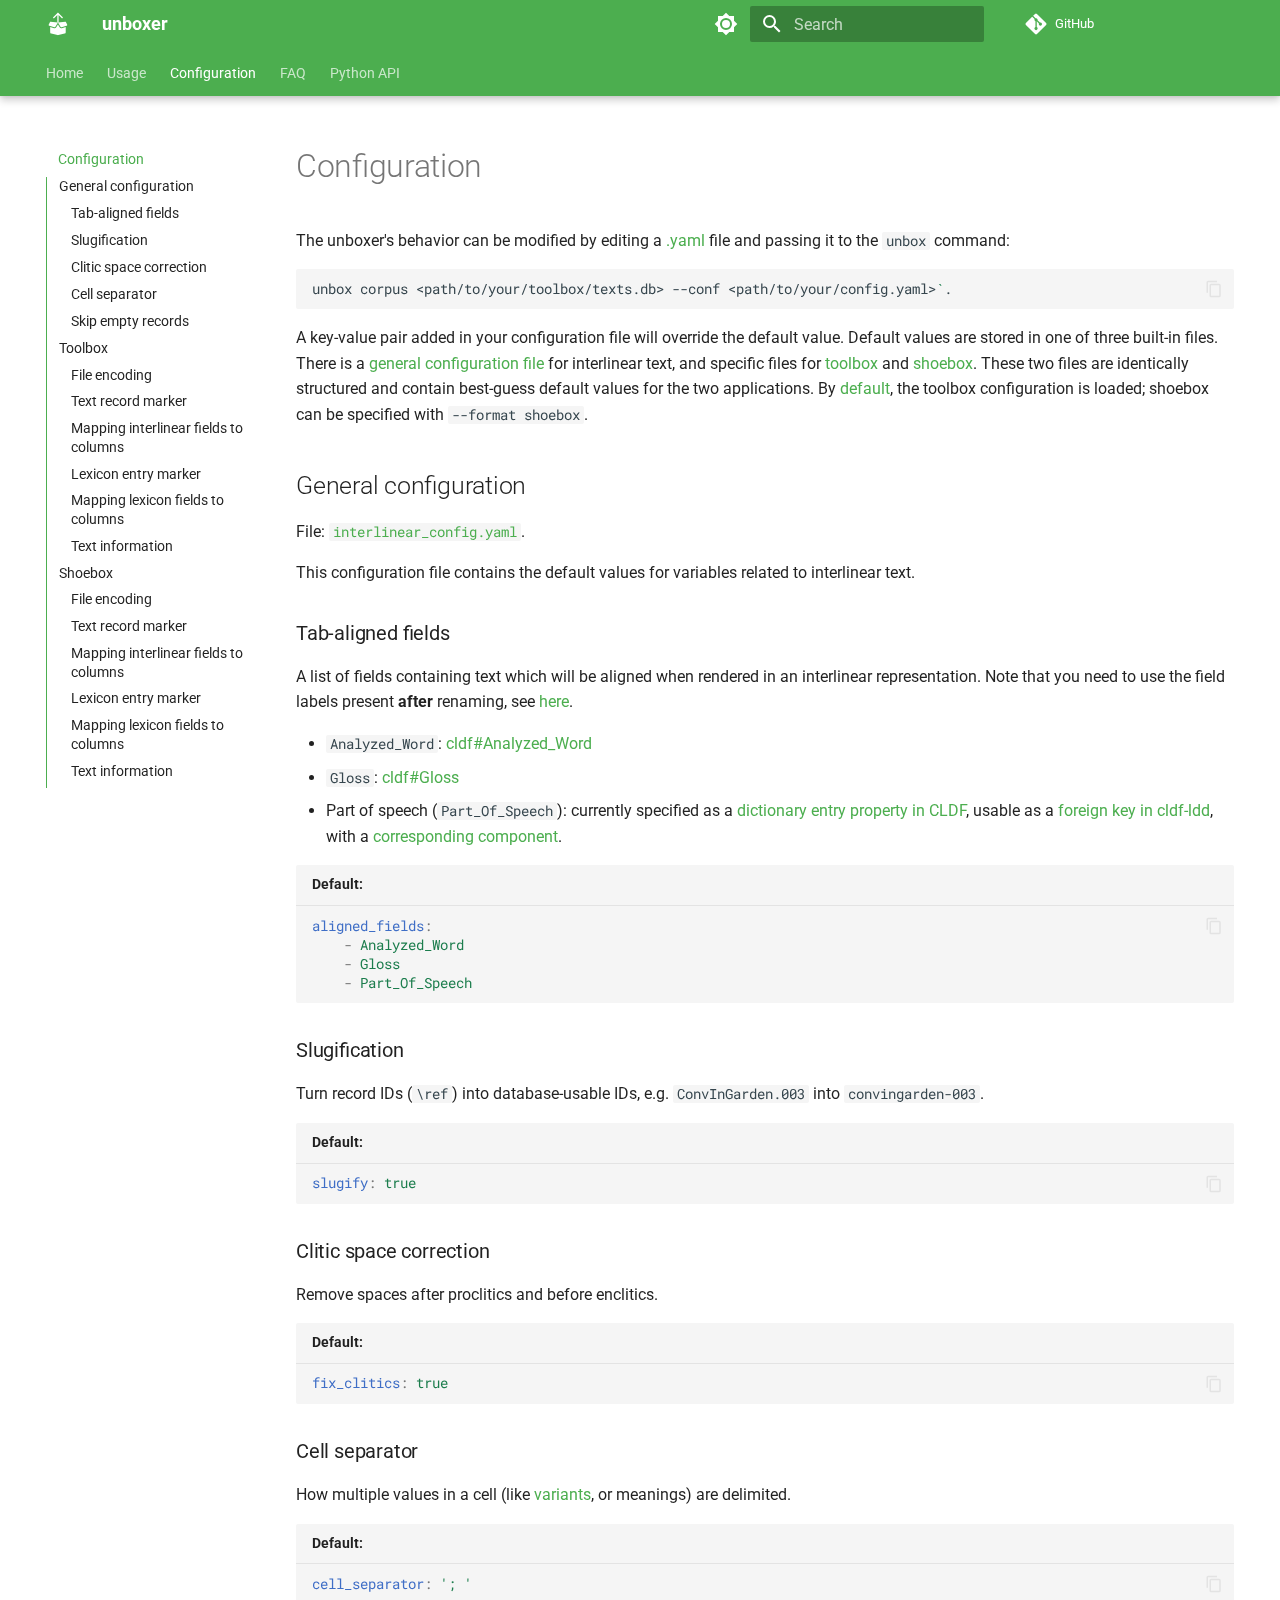
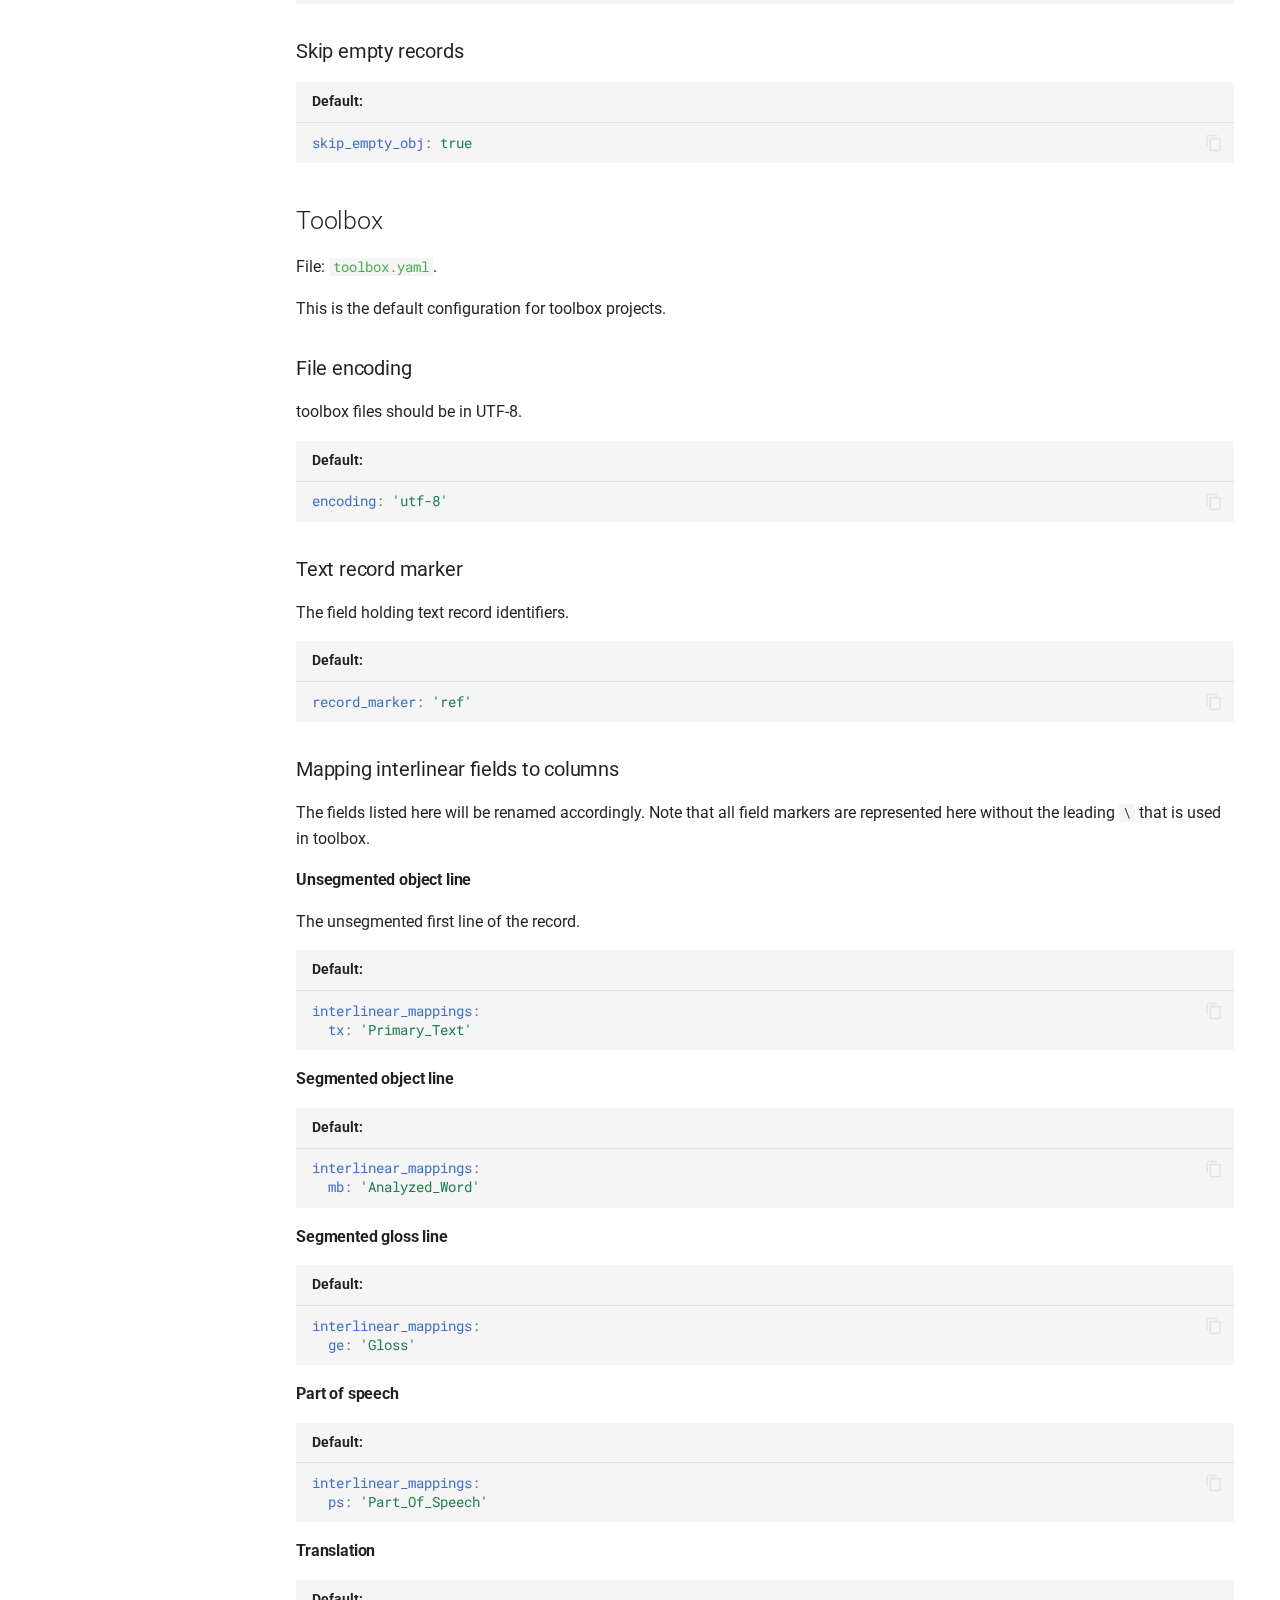
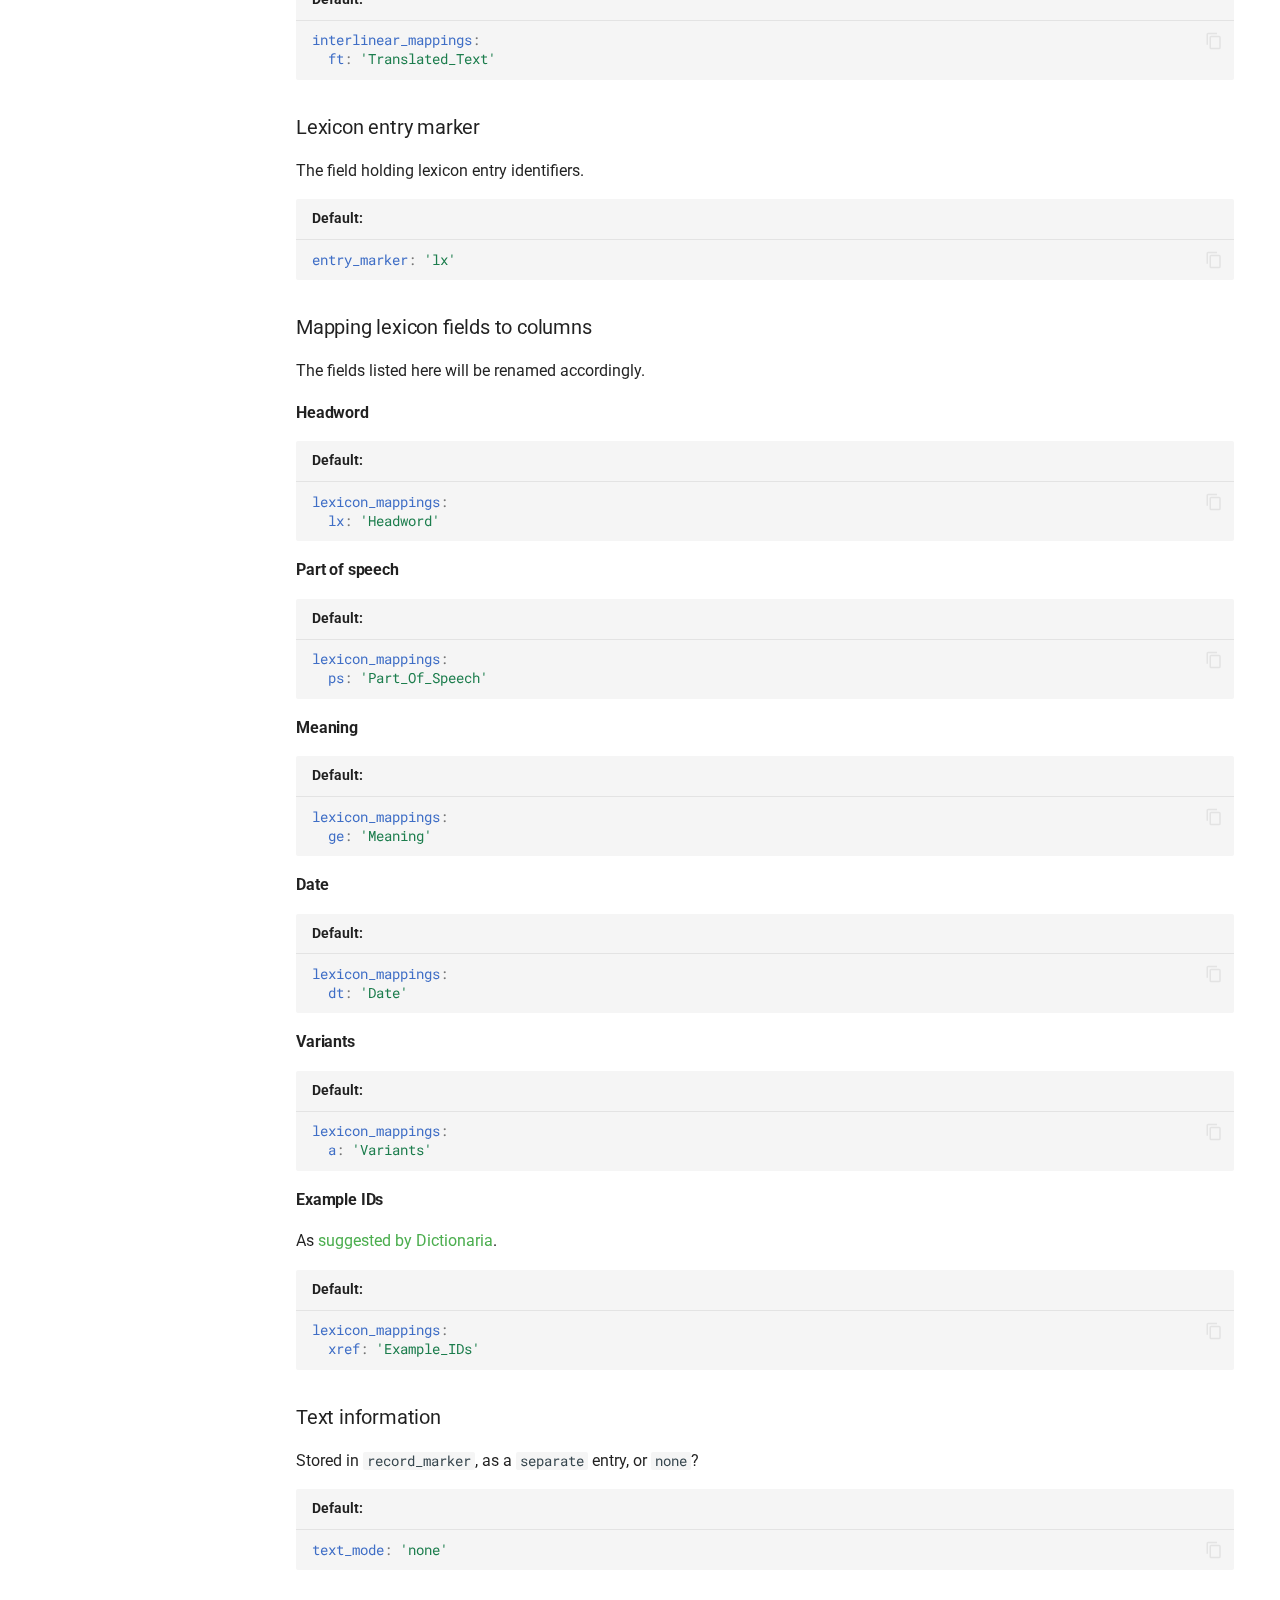
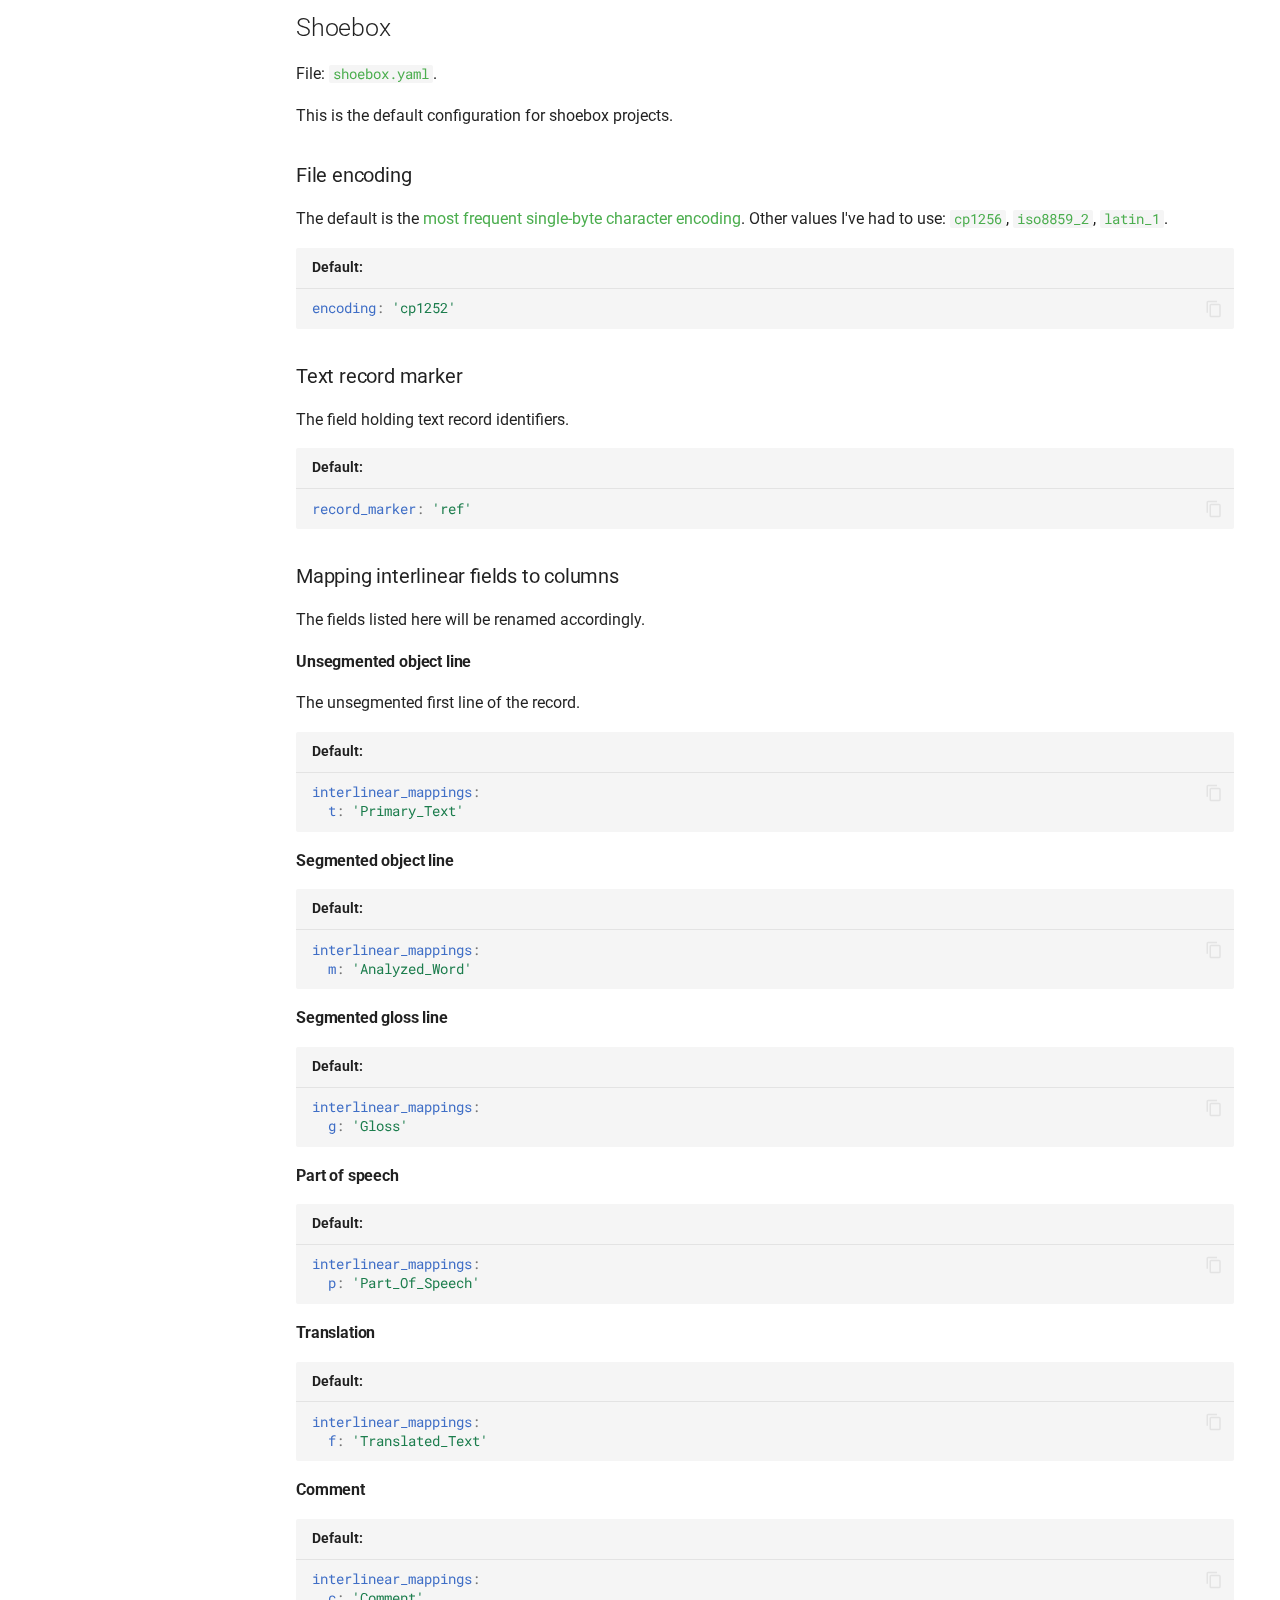
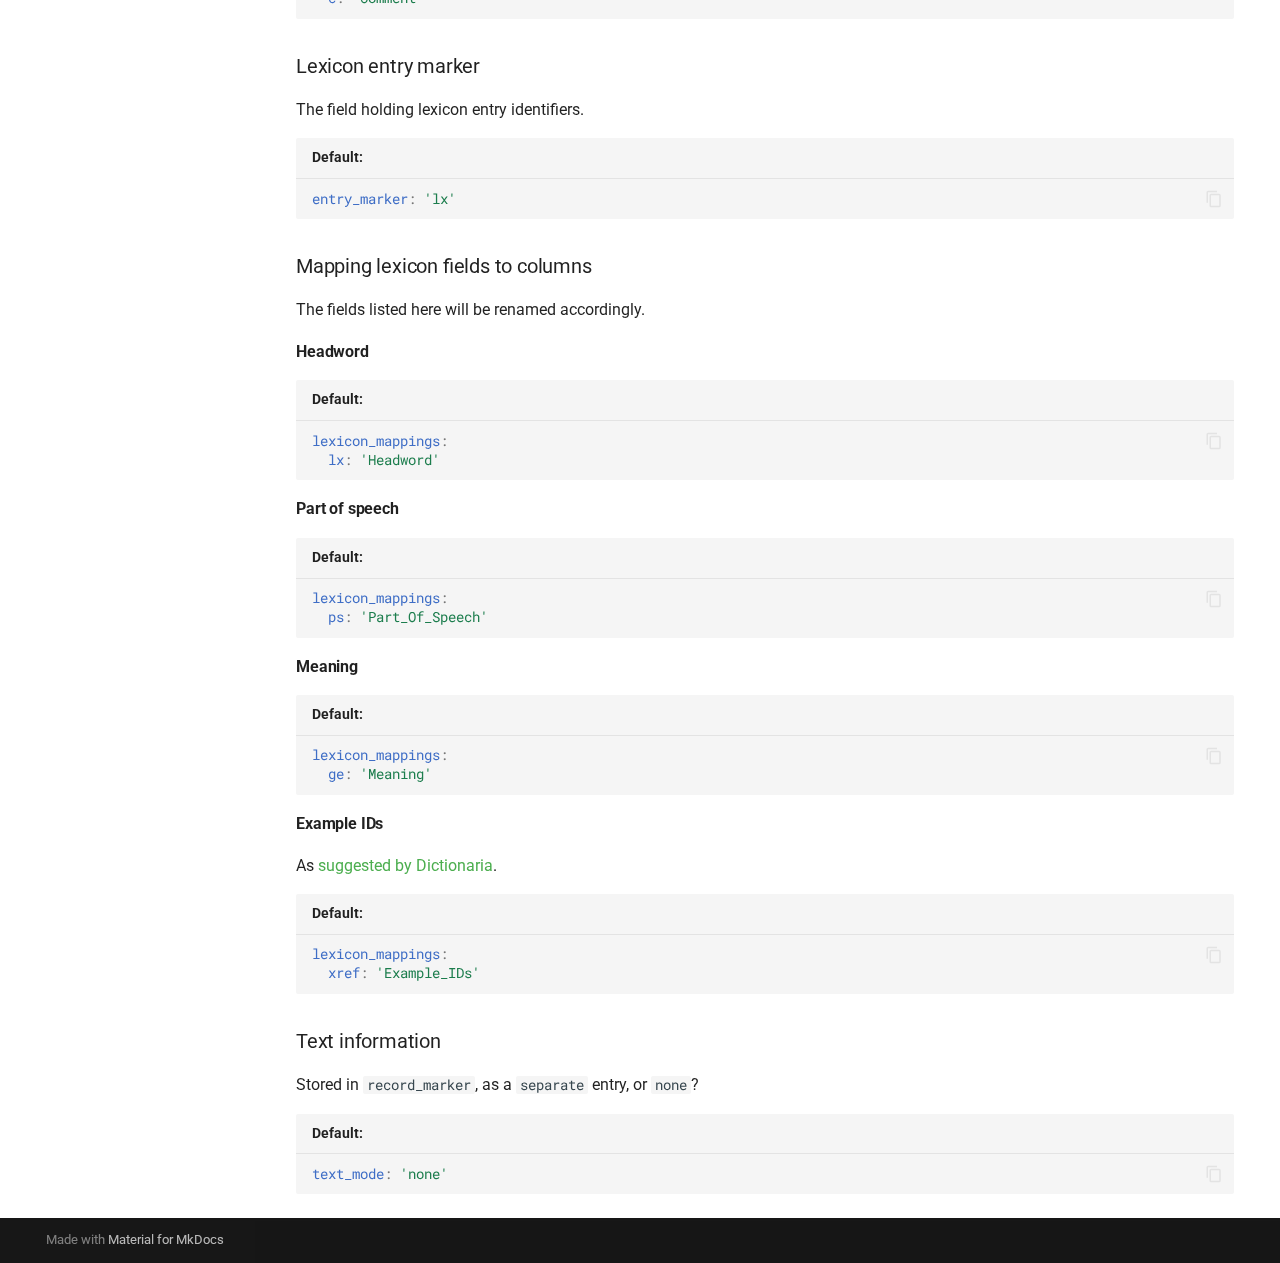
<file: config/index.html>
<!doctype html>
<html lang="en" class="no-js">
  <head>
    
      <meta charset="utf-8">
      <meta name="viewport" content="width=device-width,initial-scale=1">
      
      
      
      
        <link rel="prev" href="../usage/">
      
      
        <link rel="next" href="../faq/">
      
      
      <link rel="icon" href="../assets/images/favicon.png">
      <meta name="generator" content="mkdocs-1.5.3, mkdocs-material-9.4.8">
    
    
      
        <title>Configuration - unboxer</title>
      
    
    
      <link rel="stylesheet" href="../assets/stylesheets/main.4b4a2bd9.min.css">
      
        
        <link rel="stylesheet" href="../assets/stylesheets/palette.356b1318.min.css">
      
      


    
    
      
    
    
      
        
        
        <link rel="preconnect" href="https://fonts.gstatic.com" crossorigin>
        <link rel="stylesheet" href="https://fonts.googleapis.com/css?family=Roboto:300,300i,400,400i,700,700i%7CRoboto+Mono:400,400i,700,700i&display=fallback">
        <style>:root{--md-text-font:"Roboto";--md-code-font:"Roboto Mono"}</style>
      
    
    
      <link rel="stylesheet" href="../assets/_mkdocstrings.css">
    
    <script>__md_scope=new URL("..",location),__md_hash=e=>[...e].reduce((e,_)=>(e<<5)-e+_.charCodeAt(0),0),__md_get=(e,_=localStorage,t=__md_scope)=>JSON.parse(_.getItem(t.pathname+"."+e)),__md_set=(e,_,t=localStorage,a=__md_scope)=>{try{t.setItem(a.pathname+"."+e,JSON.stringify(_))}catch(e){}}</script>
    
      

    
    
    
  </head>
  
  
    
    
      
    
    
    
    
    <body dir="ltr" data-md-color-scheme="default" data-md-color-primary="green" data-md-color-accent="orange">
  
    
    
      <script>var palette=__md_get("__palette");if(palette&&"object"==typeof palette.color)for(var key of Object.keys(palette.color))document.body.setAttribute("data-md-color-"+key,palette.color[key])</script>
    
    <input class="md-toggle" data-md-toggle="drawer" type="checkbox" id="__drawer" autocomplete="off">
    <input class="md-toggle" data-md-toggle="search" type="checkbox" id="__search" autocomplete="off">
    <label class="md-overlay" for="__drawer"></label>
    <div data-md-component="skip">
      
        
        <a href="#configuration" class="md-skip">
          Skip to content
        </a>
      
    </div>
    <div data-md-component="announce">
      
    </div>
    
    
      

  

<header class="md-header md-header--shadow md-header--lifted" data-md-component="header">
  <nav class="md-header__inner md-grid" aria-label="Header">
    <a href=".." title="unboxer" class="md-header__button md-logo" aria-label="unboxer" data-md-component="logo">
      
  <img src="../assets/icon.svg" alt="logo">

    </a>
    <label class="md-header__button md-icon" for="__drawer">
      
      <svg xmlns="http://www.w3.org/2000/svg" viewBox="0 0 24 24"><path d="M3 6h18v2H3V6m0 5h18v2H3v-2m0 5h18v2H3v-2Z"/></svg>
    </label>
    <div class="md-header__title" data-md-component="header-title">
      <div class="md-header__ellipsis">
        <div class="md-header__topic">
          <span class="md-ellipsis">
            unboxer
          </span>
        </div>
        <div class="md-header__topic" data-md-component="header-topic">
          <span class="md-ellipsis">
            
              Configuration
            
          </span>
        </div>
      </div>
    </div>
    
      
        <form class="md-header__option" data-md-component="palette">
  
    
    
    
    <input class="md-option" data-md-color-media="" data-md-color-scheme="default" data-md-color-primary="green" data-md-color-accent="orange"  aria-label="Switch to dark mode"  type="radio" name="__palette" id="__palette_1">
    
      <label class="md-header__button md-icon" title="Switch to dark mode" for="__palette_2" hidden>
        <svg xmlns="http://www.w3.org/2000/svg" viewBox="0 0 24 24"><path d="M12 8a4 4 0 0 0-4 4 4 4 0 0 0 4 4 4 4 0 0 0 4-4 4 4 0 0 0-4-4m0 10a6 6 0 0 1-6-6 6 6 0 0 1 6-6 6 6 0 0 1 6 6 6 6 0 0 1-6 6m8-9.31V4h-4.69L12 .69 8.69 4H4v4.69L.69 12 4 15.31V20h4.69L12 23.31 15.31 20H20v-4.69L23.31 12 20 8.69Z"/></svg>
      </label>
    
  
    
    
    
    <input class="md-option" data-md-color-media="" data-md-color-scheme="slate" data-md-color-primary="green" data-md-color-accent="orange"  aria-label="Switch to light mode"  type="radio" name="__palette" id="__palette_2">
    
      <label class="md-header__button md-icon" title="Switch to light mode" for="__palette_1" hidden>
        <svg xmlns="http://www.w3.org/2000/svg" viewBox="0 0 24 24"><path d="M12 18c-.89 0-1.74-.2-2.5-.55C11.56 16.5 13 14.42 13 12c0-2.42-1.44-4.5-3.5-5.45C10.26 6.2 11.11 6 12 6a6 6 0 0 1 6 6 6 6 0 0 1-6 6m8-9.31V4h-4.69L12 .69 8.69 4H4v4.69L.69 12 4 15.31V20h4.69L12 23.31 15.31 20H20v-4.69L23.31 12 20 8.69Z"/></svg>
      </label>
    
  
</form>
      
    
    
    
      <label class="md-header__button md-icon" for="__search">
        
        <svg xmlns="http://www.w3.org/2000/svg" viewBox="0 0 24 24"><path d="M9.5 3A6.5 6.5 0 0 1 16 9.5c0 1.61-.59 3.09-1.56 4.23l.27.27h.79l5 5-1.5 1.5-5-5v-.79l-.27-.27A6.516 6.516 0 0 1 9.5 16 6.5 6.5 0 0 1 3 9.5 6.5 6.5 0 0 1 9.5 3m0 2C7 5 5 7 5 9.5S7 14 9.5 14 14 12 14 9.5 12 5 9.5 5Z"/></svg>
      </label>
      <div class="md-search" data-md-component="search" role="dialog">
  <label class="md-search__overlay" for="__search"></label>
  <div class="md-search__inner" role="search">
    <form class="md-search__form" name="search">
      <input type="text" class="md-search__input" name="query" aria-label="Search" placeholder="Search" autocapitalize="off" autocorrect="off" autocomplete="off" spellcheck="false" data-md-component="search-query" required>
      <label class="md-search__icon md-icon" for="__search">
        
        <svg xmlns="http://www.w3.org/2000/svg" viewBox="0 0 24 24"><path d="M9.5 3A6.5 6.5 0 0 1 16 9.5c0 1.61-.59 3.09-1.56 4.23l.27.27h.79l5 5-1.5 1.5-5-5v-.79l-.27-.27A6.516 6.516 0 0 1 9.5 16 6.5 6.5 0 0 1 3 9.5 6.5 6.5 0 0 1 9.5 3m0 2C7 5 5 7 5 9.5S7 14 9.5 14 14 12 14 9.5 12 5 9.5 5Z"/></svg>
        
        <svg xmlns="http://www.w3.org/2000/svg" viewBox="0 0 24 24"><path d="M20 11v2H8l5.5 5.5-1.42 1.42L4.16 12l7.92-7.92L13.5 5.5 8 11h12Z"/></svg>
      </label>
      <nav class="md-search__options" aria-label="Search">
        
        <button type="reset" class="md-search__icon md-icon" title="Clear" aria-label="Clear" tabindex="-1">
          
          <svg xmlns="http://www.w3.org/2000/svg" viewBox="0 0 24 24"><path d="M19 6.41 17.59 5 12 10.59 6.41 5 5 6.41 10.59 12 5 17.59 6.41 19 12 13.41 17.59 19 19 17.59 13.41 12 19 6.41Z"/></svg>
        </button>
      </nav>
      
    </form>
    <div class="md-search__output">
      <div class="md-search__scrollwrap" data-md-scrollfix>
        <div class="md-search-result" data-md-component="search-result">
          <div class="md-search-result__meta">
            Initializing search
          </div>
          <ol class="md-search-result__list" role="presentation"></ol>
        </div>
      </div>
    </div>
  </div>
</div>
    
    
      <div class="md-header__source">
        <a href="https://github.com/fmatter/unboxer" title="Go to repository" class="md-source" data-md-component="source">
  <div class="md-source__icon md-icon">
    
    <svg xmlns="http://www.w3.org/2000/svg" viewBox="0 0 448 512"><!--! Font Awesome Free 6.4.2 by @fontawesome - https://fontawesome.com License - https://fontawesome.com/license/free (Icons: CC BY 4.0, Fonts: SIL OFL 1.1, Code: MIT License) Copyright 2023 Fonticons, Inc.--><path d="M439.55 236.05 244 40.45a28.87 28.87 0 0 0-40.81 0l-40.66 40.63 51.52 51.52c27.06-9.14 52.68 16.77 43.39 43.68l49.66 49.66c34.23-11.8 61.18 31 35.47 56.69-26.49 26.49-70.21-2.87-56-37.34L240.22 199v121.85c25.3 12.54 22.26 41.85 9.08 55a34.34 34.34 0 0 1-48.55 0c-17.57-17.6-11.07-46.91 11.25-56v-123c-20.8-8.51-24.6-30.74-18.64-45L142.57 101 8.45 235.14a28.86 28.86 0 0 0 0 40.81l195.61 195.6a28.86 28.86 0 0 0 40.8 0l194.69-194.69a28.86 28.86 0 0 0 0-40.81z"/></svg>
  </div>
  <div class="md-source__repository">
    GitHub
  </div>
</a>
      </div>
    
  </nav>
  
    
      
<nav class="md-tabs" aria-label="Tabs" data-md-component="tabs">
  <div class="md-grid">
    <ul class="md-tabs__list">
      
        
  
  
  
    <li class="md-tabs__item">
      <a href=".." class="md-tabs__link">
        
  
    
  
  Home

      </a>
    </li>
  

      
        
  
  
  
    <li class="md-tabs__item">
      <a href="../usage/" class="md-tabs__link">
        
  
    
  
  Usage

      </a>
    </li>
  

      
        
  
  
    
  
  
    <li class="md-tabs__item md-tabs__item--active">
      <a href="./" class="md-tabs__link">
        
  
    
  
  Configuration

      </a>
    </li>
  

      
        
  
  
  
    <li class="md-tabs__item">
      <a href="../faq/" class="md-tabs__link">
        
  
    
  
  FAQ

      </a>
    </li>
  

      
        
  
  
  
    <li class="md-tabs__item">
      <a href="../api/" class="md-tabs__link">
        
  
    
  
  Python API

      </a>
    </li>
  

      
    </ul>
  </div>
</nav>
    
  
</header>
    
    <div class="md-container" data-md-component="container">
      
      
        
      
      <main class="md-main" data-md-component="main">
        <div class="md-main__inner md-grid">
          
            
              
              <div class="md-sidebar md-sidebar--primary" data-md-component="sidebar" data-md-type="navigation" >
                <div class="md-sidebar__scrollwrap">
                  <div class="md-sidebar__inner">
                    


  


  

<nav class="md-nav md-nav--primary md-nav--lifted md-nav--integrated" aria-label="Navigation" data-md-level="0">
  <label class="md-nav__title" for="__drawer">
    <a href=".." title="unboxer" class="md-nav__button md-logo" aria-label="unboxer" data-md-component="logo">
      
  <img src="../assets/icon.svg" alt="logo">

    </a>
    unboxer
  </label>
  
    <div class="md-nav__source">
      <a href="https://github.com/fmatter/unboxer" title="Go to repository" class="md-source" data-md-component="source">
  <div class="md-source__icon md-icon">
    
    <svg xmlns="http://www.w3.org/2000/svg" viewBox="0 0 448 512"><!--! Font Awesome Free 6.4.2 by @fontawesome - https://fontawesome.com License - https://fontawesome.com/license/free (Icons: CC BY 4.0, Fonts: SIL OFL 1.1, Code: MIT License) Copyright 2023 Fonticons, Inc.--><path d="M439.55 236.05 244 40.45a28.87 28.87 0 0 0-40.81 0l-40.66 40.63 51.52 51.52c27.06-9.14 52.68 16.77 43.39 43.68l49.66 49.66c34.23-11.8 61.18 31 35.47 56.69-26.49 26.49-70.21-2.87-56-37.34L240.22 199v121.85c25.3 12.54 22.26 41.85 9.08 55a34.34 34.34 0 0 1-48.55 0c-17.57-17.6-11.07-46.91 11.25-56v-123c-20.8-8.51-24.6-30.74-18.64-45L142.57 101 8.45 235.14a28.86 28.86 0 0 0 0 40.81l195.61 195.6a28.86 28.86 0 0 0 40.8 0l194.69-194.69a28.86 28.86 0 0 0 0-40.81z"/></svg>
  </div>
  <div class="md-source__repository">
    GitHub
  </div>
</a>
    </div>
  
  <ul class="md-nav__list" data-md-scrollfix>
    
      
      
  
  
  
    <li class="md-nav__item">
      <a href=".." class="md-nav__link">
        
  
  <span class="md-ellipsis">
    Home
  </span>
  

      </a>
    </li>
  

    
      
      
  
  
  
    <li class="md-nav__item">
      <a href="../usage/" class="md-nav__link">
        
  
  <span class="md-ellipsis">
    Usage
  </span>
  

      </a>
    </li>
  

    
      
      
  
  
    
  
  
    <li class="md-nav__item md-nav__item--active">
      
      <input class="md-nav__toggle md-toggle" type="checkbox" id="__toc">
      
      
        
      
      
        <label class="md-nav__link md-nav__link--active" for="__toc">
          
  
  <span class="md-ellipsis">
    Configuration
  </span>
  

          <span class="md-nav__icon md-icon"></span>
        </label>
      
      <a href="./" class="md-nav__link md-nav__link--active">
        
  
  <span class="md-ellipsis">
    Configuration
  </span>
  

      </a>
      
        

<nav class="md-nav md-nav--secondary" aria-label="Table of contents">
  
  
  
    
  
  
    <label class="md-nav__title" for="__toc">
      <span class="md-nav__icon md-icon"></span>
      Table of contents
    </label>
    <ul class="md-nav__list" data-md-component="toc" data-md-scrollfix>
      
        <li class="md-nav__item">
  <a href="#general-configuration" class="md-nav__link">
    General configuration
  </a>
  
    <nav class="md-nav" aria-label="General configuration">
      <ul class="md-nav__list">
        
          <li class="md-nav__item">
  <a href="#tab-aligned-fields" class="md-nav__link">
    Tab-aligned fields
  </a>
  
</li>
        
          <li class="md-nav__item">
  <a href="#slugification" class="md-nav__link">
    Slugification
  </a>
  
</li>
        
          <li class="md-nav__item">
  <a href="#clitic-space-correction" class="md-nav__link">
    Clitic space correction
  </a>
  
</li>
        
          <li class="md-nav__item">
  <a href="#cell-separator" class="md-nav__link">
    Cell separator
  </a>
  
</li>
        
          <li class="md-nav__item">
  <a href="#skip-empty-records" class="md-nav__link">
    Skip empty records
  </a>
  
</li>
        
      </ul>
    </nav>
  
</li>
      
        <li class="md-nav__item">
  <a href="#toolbox" class="md-nav__link">
    Toolbox
  </a>
  
    <nav class="md-nav" aria-label="Toolbox">
      <ul class="md-nav__list">
        
          <li class="md-nav__item">
  <a href="#file-encoding" class="md-nav__link">
    File encoding
  </a>
  
</li>
        
          <li class="md-nav__item">
  <a href="#text-record-marker" class="md-nav__link">
    Text record marker
  </a>
  
</li>
        
          <li class="md-nav__item">
  <a href="#mapping-interlinear-fields-to-columns" class="md-nav__link">
    Mapping interlinear fields to columns
  </a>
  
</li>
        
          <li class="md-nav__item">
  <a href="#lexicon-entry-marker" class="md-nav__link">
    Lexicon entry marker
  </a>
  
</li>
        
          <li class="md-nav__item">
  <a href="#mapping-lexicon-fields-to-columns" class="md-nav__link">
    Mapping lexicon fields to columns
  </a>
  
</li>
        
          <li class="md-nav__item">
  <a href="#text-information" class="md-nav__link">
    Text information
  </a>
  
</li>
        
      </ul>
    </nav>
  
</li>
      
        <li class="md-nav__item">
  <a href="#shoebox" class="md-nav__link">
    Shoebox
  </a>
  
    <nav class="md-nav" aria-label="Shoebox">
      <ul class="md-nav__list">
        
          <li class="md-nav__item">
  <a href="#file-encoding_1" class="md-nav__link">
    File encoding
  </a>
  
</li>
        
          <li class="md-nav__item">
  <a href="#text-record-marker_1" class="md-nav__link">
    Text record marker
  </a>
  
</li>
        
          <li class="md-nav__item">
  <a href="#mapping-interlinear-fields-to-columns_1" class="md-nav__link">
    Mapping interlinear fields to columns
  </a>
  
</li>
        
          <li class="md-nav__item">
  <a href="#lexicon-entry-marker_1" class="md-nav__link">
    Lexicon entry marker
  </a>
  
</li>
        
          <li class="md-nav__item">
  <a href="#mapping-lexicon-fields-to-columns_1" class="md-nav__link">
    Mapping lexicon fields to columns
  </a>
  
</li>
        
          <li class="md-nav__item">
  <a href="#text-information_1" class="md-nav__link">
    Text information
  </a>
  
</li>
        
      </ul>
    </nav>
  
</li>
      
    </ul>
  
</nav>
      
    </li>
  

    
      
      
  
  
  
    <li class="md-nav__item">
      <a href="../faq/" class="md-nav__link">
        
  
  <span class="md-ellipsis">
    FAQ
  </span>
  

      </a>
    </li>
  

    
      
      
  
  
  
    <li class="md-nav__item">
      <a href="../api/" class="md-nav__link">
        
  
  <span class="md-ellipsis">
    Python API
  </span>
  

      </a>
    </li>
  

    
  </ul>
</nav>
                  </div>
                </div>
              </div>
            
            
          
          
            <div class="md-content" data-md-component="content">
              <article class="md-content__inner md-typeset">
                
                  

  
  


<h1 id="configuration">Configuration</h1>
<p>The unboxer's behavior can be modified by editing a <a href="https://yaml.org/spec/1.2.2/#chapter-2-language-overview">.yaml</a> file and passing it to the <code>unbox</code> command:</p>
<div class="language-shell highlight"><pre><span></span><code><span id="__span-0-1"><a id="__codelineno-0-1" name="__codelineno-0-1" href="#__codelineno-0-1"></a>unbox<span class="w"> </span>corpus<span class="w"> </span>&lt;path/to/your/toolbox/texts.db&gt;<span class="w"> </span>--conf<span class="w"> </span>&lt;path/to/your/config.yaml&gt;<span class="sb">`</span>.
</span></code></pre></div>
<p>A key-value pair added in your configuration file will override the default value.
Default values are stored in one of three built-in  files.
There is a <a href="#interlinear_configyaml">general configuration file</a> for interlinear text, and specific files for <a href="#toolbox">toolbox</a> and <a href="#shoebox">shoebox</a>.
These two files are identically structured and contain best-guess default values for the two applications.
By <a href="/usage">default</a>, the toolbox configuration is loaded; shoebox can be specified with <code>--format shoebox</code>.</p>
<h2 id="general-configuration">General configuration</h2>
<p>File: <a href="https://github.com/fmatter/unboxer/blob/main/src/unboxer/data/interlinear_config.yaml"><code>interlinear_config.yaml</code></a>.</p>
<p>This configuration file contains the default values for
variables related to interlinear text.</p>
<h3 id="tab-aligned-fields">Tab-aligned fields</h3>
<p>A list of fields containing text which will be aligned when rendered in an interlinear representation.
 Note that you need to use the field labels present <strong>after</strong> renaming, see <a href="/config#toolbox">here</a>.</p>
<ul>
<li><code>Analyzed_Word</code>: <a href="https://cldf.clld.org/v1.0/terms.html#analyzedWord">cldf#Analyzed_Word</a></li>
<li><code>Gloss</code>: <a href="https://cldf.clld.org/v1.0/terms.html#gloss">cldf#Gloss</a></li>
<li>Part of speech (<code>Part_Of_Speech</code>): currently specified as a <a href="https://cldf.clld.org/v1.0/terms.html#partOfSpeech">dictionary entry property in CLDF</a>,
usable as a <a href="https://fl.mt/cldf-ldd/latest/foreignkeys/">foreign key in cldf-ldd</a>,
with a <a href="https://fl.mt/cldf-ldd/latest/components/partsofspeech/">corresponding component</a>.</li>
</ul>
<div class="language-yaml highlight"><span class="filename">Default:</span><pre><span></span><code><span id="__span-1-1"><a id="__codelineno-1-1" name="__codelineno-1-1" href="#__codelineno-1-1"></a><span class="nt">aligned_fields</span><span class="p">:</span>
</span><span id="__span-1-2"><a id="__codelineno-1-2" name="__codelineno-1-2" href="#__codelineno-1-2"></a><span class="w">    </span><span class="p p-Indicator">-</span><span class="w"> </span><span class="l l-Scalar l-Scalar-Plain">Analyzed_Word</span>
</span><span id="__span-1-3"><a id="__codelineno-1-3" name="__codelineno-1-3" href="#__codelineno-1-3"></a><span class="w">    </span><span class="p p-Indicator">-</span><span class="w"> </span><span class="l l-Scalar l-Scalar-Plain">Gloss</span>
</span><span id="__span-1-4"><a id="__codelineno-1-4" name="__codelineno-1-4" href="#__codelineno-1-4"></a><span class="w">    </span><span class="p p-Indicator">-</span><span class="w"> </span><span class="l l-Scalar l-Scalar-Plain">Part_Of_Speech</span>
</span></code></pre></div>
<h3 id="slugification">Slugification</h3>
<p>Turn record IDs (<code>\ref</code>) into database-usable IDs, e.g. <code>ConvInGarden.003</code> into <code>convingarden-003</code>.</p>
<div class="language-yaml highlight"><span class="filename">Default:</span><pre><span></span><code><span id="__span-2-1"><a id="__codelineno-2-1" name="__codelineno-2-1" href="#__codelineno-2-1"></a><span class="nt">slugify</span><span class="p">:</span><span class="w"> </span><span class="l l-Scalar l-Scalar-Plain">true</span>
</span></code></pre></div>
<h3 id="clitic-space-correction">Clitic space correction</h3>
<p>Remove spaces after proclitics and before enclitics.</p>
<div class="language-yaml highlight"><span class="filename">Default:</span><pre><span></span><code><span id="__span-3-1"><a id="__codelineno-3-1" name="__codelineno-3-1" href="#__codelineno-3-1"></a><span class="nt">fix_clitics</span><span class="p">:</span><span class="w"> </span><span class="l l-Scalar l-Scalar-Plain">true</span>
</span></code></pre></div>
<h3 id="cell-separator">Cell separator</h3>
<p>How multiple values in a cell (like <a href="#variants">variants</a>, or meanings) are delimited.</p>
<div class="language-yaml highlight"><span class="filename">Default:</span><pre><span></span><code><span id="__span-4-1"><a id="__codelineno-4-1" name="__codelineno-4-1" href="#__codelineno-4-1"></a><span class="nt">cell_separator</span><span class="p">:</span><span class="w"> </span><span class="s">&#39;;</span><span class="nv"> </span><span class="s">&#39;</span>
</span></code></pre></div>
<h3 id="skip-empty-records">Skip empty records</h3>
<div class="language-yaml highlight"><span class="filename">Default:</span><pre><span></span><code><span id="__span-5-1"><a id="__codelineno-5-1" name="__codelineno-5-1" href="#__codelineno-5-1"></a><span class="nt">skip_empty_obj</span><span class="p">:</span><span class="w"> </span><span class="l l-Scalar l-Scalar-Plain">true</span>
</span></code></pre></div>
<h2 id="toolbox">Toolbox</h2>
<p>File: <a href="https://github.com/fmatter/unboxer/blob/main/src/unboxer/data/toolbox.yaml"><code>toolbox.yaml</code></a>.</p>
<p>This is the default configuration for toolbox projects.</p>
<h3 id="file-encoding">File encoding</h3>
<p>toolbox files should be in UTF-8.</p>
<div class="language-yaml highlight"><span class="filename">Default:</span><pre><span></span><code><span id="__span-6-1"><a id="__codelineno-6-1" name="__codelineno-6-1" href="#__codelineno-6-1"></a><span class="nt">encoding</span><span class="p">:</span><span class="w"> </span><span class="s">&#39;utf-8&#39;</span>
</span></code></pre></div>
<h3 id="text-record-marker">Text record marker</h3>
<p>The field holding text record identifiers.</p>
<div class="language-yaml highlight"><span class="filename">Default:</span><pre><span></span><code><span id="__span-7-1"><a id="__codelineno-7-1" name="__codelineno-7-1" href="#__codelineno-7-1"></a><span class="nt">record_marker</span><span class="p">:</span><span class="w"> </span><span class="s">&#39;ref&#39;</span>
</span></code></pre></div>
<h3 id="mapping-interlinear-fields-to-columns">Mapping interlinear fields to columns</h3>
<p>The fields listed here will be renamed accordingly.
 Note that all field markers are represented here without the leading <code>\</code> that is used in toolbox.</p>
<h4 id="unsegmented-object-line">Unsegmented object line</h4>
<p>The unsegmented first line of the record.</p>
<div class="language-yaml highlight"><span class="filename">Default:</span><pre><span></span><code><span id="__span-8-1"><a id="__codelineno-8-1" name="__codelineno-8-1" href="#__codelineno-8-1"></a><span class="nt">interlinear_mappings</span><span class="p">:</span>
</span><span id="__span-8-2"><a id="__codelineno-8-2" name="__codelineno-8-2" href="#__codelineno-8-2"></a><span class="w">  </span><span class="nt">tx</span><span class="p">:</span><span class="w"> </span><span class="s">&#39;Primary_Text&#39;</span>
</span></code></pre></div>
<h4 id="segmented-object-line">Segmented object line</h4>
<div class="language-yaml highlight"><span class="filename">Default:</span><pre><span></span><code><span id="__span-9-1"><a id="__codelineno-9-1" name="__codelineno-9-1" href="#__codelineno-9-1"></a><span class="nt">interlinear_mappings</span><span class="p">:</span>
</span><span id="__span-9-2"><a id="__codelineno-9-2" name="__codelineno-9-2" href="#__codelineno-9-2"></a><span class="w">  </span><span class="nt">mb</span><span class="p">:</span><span class="w"> </span><span class="s">&#39;Analyzed_Word&#39;</span>
</span></code></pre></div>
<h4 id="segmented-gloss-line">Segmented gloss line</h4>
<div class="language-yaml highlight"><span class="filename">Default:</span><pre><span></span><code><span id="__span-10-1"><a id="__codelineno-10-1" name="__codelineno-10-1" href="#__codelineno-10-1"></a><span class="nt">interlinear_mappings</span><span class="p">:</span>
</span><span id="__span-10-2"><a id="__codelineno-10-2" name="__codelineno-10-2" href="#__codelineno-10-2"></a><span class="w">  </span><span class="nt">ge</span><span class="p">:</span><span class="w"> </span><span class="s">&#39;Gloss&#39;</span>
</span></code></pre></div>
<h4 id="part-of-speech">Part of speech</h4>
<div class="language-yaml highlight"><span class="filename">Default:</span><pre><span></span><code><span id="__span-11-1"><a id="__codelineno-11-1" name="__codelineno-11-1" href="#__codelineno-11-1"></a><span class="nt">interlinear_mappings</span><span class="p">:</span>
</span><span id="__span-11-2"><a id="__codelineno-11-2" name="__codelineno-11-2" href="#__codelineno-11-2"></a><span class="w">  </span><span class="nt">ps</span><span class="p">:</span><span class="w"> </span><span class="s">&#39;Part_Of_Speech&#39;</span>
</span></code></pre></div>
<h4 id="translation">Translation</h4>
<div class="language-yaml highlight"><span class="filename">Default:</span><pre><span></span><code><span id="__span-12-1"><a id="__codelineno-12-1" name="__codelineno-12-1" href="#__codelineno-12-1"></a><span class="nt">interlinear_mappings</span><span class="p">:</span>
</span><span id="__span-12-2"><a id="__codelineno-12-2" name="__codelineno-12-2" href="#__codelineno-12-2"></a><span class="w">  </span><span class="nt">ft</span><span class="p">:</span><span class="w"> </span><span class="s">&#39;Translated_Text&#39;</span>
</span></code></pre></div>
<h3 id="lexicon-entry-marker">Lexicon entry marker</h3>
<p>The field holding lexicon entry identifiers.</p>
<div class="language-yaml highlight"><span class="filename">Default:</span><pre><span></span><code><span id="__span-13-1"><a id="__codelineno-13-1" name="__codelineno-13-1" href="#__codelineno-13-1"></a><span class="nt">entry_marker</span><span class="p">:</span><span class="w"> </span><span class="s">&#39;lx&#39;</span>
</span></code></pre></div>
<h3 id="mapping-lexicon-fields-to-columns">Mapping lexicon fields to columns</h3>
<p>The fields listed here will be renamed accordingly.</p>
<h4 id="headword">Headword</h4>
<div class="language-yaml highlight"><span class="filename">Default:</span><pre><span></span><code><span id="__span-14-1"><a id="__codelineno-14-1" name="__codelineno-14-1" href="#__codelineno-14-1"></a><span class="nt">lexicon_mappings</span><span class="p">:</span>
</span><span id="__span-14-2"><a id="__codelineno-14-2" name="__codelineno-14-2" href="#__codelineno-14-2"></a><span class="w">  </span><span class="nt">lx</span><span class="p">:</span><span class="w"> </span><span class="s">&#39;Headword&#39;</span>
</span></code></pre></div>
<h4 id="part-of-speech_1">Part of speech</h4>
<div class="language-yaml highlight"><span class="filename">Default:</span><pre><span></span><code><span id="__span-15-1"><a id="__codelineno-15-1" name="__codelineno-15-1" href="#__codelineno-15-1"></a><span class="nt">lexicon_mappings</span><span class="p">:</span>
</span><span id="__span-15-2"><a id="__codelineno-15-2" name="__codelineno-15-2" href="#__codelineno-15-2"></a><span class="w">  </span><span class="nt">ps</span><span class="p">:</span><span class="w"> </span><span class="s">&#39;Part_Of_Speech&#39;</span>
</span></code></pre></div>
<h4 id="meaning">Meaning</h4>
<div class="language-yaml highlight"><span class="filename">Default:</span><pre><span></span><code><span id="__span-16-1"><a id="__codelineno-16-1" name="__codelineno-16-1" href="#__codelineno-16-1"></a><span class="nt">lexicon_mappings</span><span class="p">:</span>
</span><span id="__span-16-2"><a id="__codelineno-16-2" name="__codelineno-16-2" href="#__codelineno-16-2"></a><span class="w">  </span><span class="nt">ge</span><span class="p">:</span><span class="w"> </span><span class="s">&#39;Meaning&#39;</span>
</span></code></pre></div>
<h4 id="date">Date</h4>
<div class="language-yaml highlight"><span class="filename">Default:</span><pre><span></span><code><span id="__span-17-1"><a id="__codelineno-17-1" name="__codelineno-17-1" href="#__codelineno-17-1"></a><span class="nt">lexicon_mappings</span><span class="p">:</span>
</span><span id="__span-17-2"><a id="__codelineno-17-2" name="__codelineno-17-2" href="#__codelineno-17-2"></a><span class="w">  </span><span class="nt">dt</span><span class="p">:</span><span class="w"> </span><span class="s">&#39;Date&#39;</span>
</span></code></pre></div>
<h4 id="variants">Variants</h4>
<div class="language-yaml highlight"><span class="filename">Default:</span><pre><span></span><code><span id="__span-18-1"><a id="__codelineno-18-1" name="__codelineno-18-1" href="#__codelineno-18-1"></a><span class="nt">lexicon_mappings</span><span class="p">:</span>
</span><span id="__span-18-2"><a id="__codelineno-18-2" name="__codelineno-18-2" href="#__codelineno-18-2"></a><span class="w">  </span><span class="nt">a</span><span class="p">:</span><span class="w"> </span><span class="s">&#39;Variants&#39;</span>
</span></code></pre></div>
<h4 id="example-ids">Example IDs</h4>
<p>As <a href="https://dictionaria.clld.org/submit#toolbox1">suggested by Dictionaria</a>.</p>
<div class="language-yaml highlight"><span class="filename">Default:</span><pre><span></span><code><span id="__span-19-1"><a id="__codelineno-19-1" name="__codelineno-19-1" href="#__codelineno-19-1"></a><span class="nt">lexicon_mappings</span><span class="p">:</span>
</span><span id="__span-19-2"><a id="__codelineno-19-2" name="__codelineno-19-2" href="#__codelineno-19-2"></a><span class="w">  </span><span class="nt">xref</span><span class="p">:</span><span class="w"> </span><span class="s">&#39;Example_IDs&#39;</span>
</span></code></pre></div>
<h3 id="text-information">Text information</h3>
<p>Stored in <code>record_marker</code>, as a <code>separate</code> entry, or <code>none</code>?</p>
<div class="language-yaml highlight"><span class="filename">Default:</span><pre><span></span><code><span id="__span-20-1"><a id="__codelineno-20-1" name="__codelineno-20-1" href="#__codelineno-20-1"></a><span class="nt">text_mode</span><span class="p">:</span><span class="w"> </span><span class="s">&#39;none&#39;</span>
</span></code></pre></div>
<h2 id="shoebox">Shoebox</h2>
<p>File: <a href="https://github.com/fmatter/unboxer/blob/main/src/unboxer/data/shoebox.yaml"><code>shoebox.yaml</code></a>.</p>
<p>This is the default configuration for shoebox projects.</p>
<h3 id="file-encoding_1">File encoding</h3>
<p>The default is the <a href="https://en.wikipedia.org/wiki/Windows-1252">most frequent single-byte character encoding</a>.
 Other values I've had to use: <a href="https://en.wikipedia.org/wiki/Windows-1256"><code>cp1256</code></a>,
<a href="https://fr.wikipedia.org/wiki/ISO/CEI_8859-2"><code>iso8859_2</code></a>,
<a href="https://en.wikipedia.org/wiki/ISO/IEC_8859-1"><code>latin_1</code></a>.</p>
<div class="language-yaml highlight"><span class="filename">Default:</span><pre><span></span><code><span id="__span-21-1"><a id="__codelineno-21-1" name="__codelineno-21-1" href="#__codelineno-21-1"></a><span class="nt">encoding</span><span class="p">:</span><span class="w"> </span><span class="s">&#39;cp1252&#39;</span>
</span></code></pre></div>
<h3 id="text-record-marker_1">Text record marker</h3>
<p>The field holding text record identifiers.</p>
<div class="language-yaml highlight"><span class="filename">Default:</span><pre><span></span><code><span id="__span-22-1"><a id="__codelineno-22-1" name="__codelineno-22-1" href="#__codelineno-22-1"></a><span class="nt">record_marker</span><span class="p">:</span><span class="w"> </span><span class="s">&#39;ref&#39;</span>
</span></code></pre></div>
<h3 id="mapping-interlinear-fields-to-columns_1">Mapping interlinear fields to columns</h3>
<p>The fields listed here will be renamed accordingly.</p>
<h4 id="unsegmented-object-line_1">Unsegmented object line</h4>
<p>The unsegmented first line of the record.</p>
<div class="language-yaml highlight"><span class="filename">Default:</span><pre><span></span><code><span id="__span-23-1"><a id="__codelineno-23-1" name="__codelineno-23-1" href="#__codelineno-23-1"></a><span class="nt">interlinear_mappings</span><span class="p">:</span>
</span><span id="__span-23-2"><a id="__codelineno-23-2" name="__codelineno-23-2" href="#__codelineno-23-2"></a><span class="w">  </span><span class="nt">t</span><span class="p">:</span><span class="w"> </span><span class="s">&#39;Primary_Text&#39;</span>
</span></code></pre></div>
<h4 id="segmented-object-line_1">Segmented object line</h4>
<div class="language-yaml highlight"><span class="filename">Default:</span><pre><span></span><code><span id="__span-24-1"><a id="__codelineno-24-1" name="__codelineno-24-1" href="#__codelineno-24-1"></a><span class="nt">interlinear_mappings</span><span class="p">:</span>
</span><span id="__span-24-2"><a id="__codelineno-24-2" name="__codelineno-24-2" href="#__codelineno-24-2"></a><span class="w">  </span><span class="nt">m</span><span class="p">:</span><span class="w"> </span><span class="s">&#39;Analyzed_Word&#39;</span>
</span></code></pre></div>
<h4 id="segmented-gloss-line_1">Segmented gloss line</h4>
<div class="language-yaml highlight"><span class="filename">Default:</span><pre><span></span><code><span id="__span-25-1"><a id="__codelineno-25-1" name="__codelineno-25-1" href="#__codelineno-25-1"></a><span class="nt">interlinear_mappings</span><span class="p">:</span>
</span><span id="__span-25-2"><a id="__codelineno-25-2" name="__codelineno-25-2" href="#__codelineno-25-2"></a><span class="w">  </span><span class="nt">g</span><span class="p">:</span><span class="w"> </span><span class="s">&#39;Gloss&#39;</span>
</span></code></pre></div>
<h4 id="part-of-speech_2">Part of speech</h4>
<div class="language-yaml highlight"><span class="filename">Default:</span><pre><span></span><code><span id="__span-26-1"><a id="__codelineno-26-1" name="__codelineno-26-1" href="#__codelineno-26-1"></a><span class="nt">interlinear_mappings</span><span class="p">:</span>
</span><span id="__span-26-2"><a id="__codelineno-26-2" name="__codelineno-26-2" href="#__codelineno-26-2"></a><span class="w">  </span><span class="nt">p</span><span class="p">:</span><span class="w"> </span><span class="s">&#39;Part_Of_Speech&#39;</span>
</span></code></pre></div>
<h4 id="translation_1">Translation</h4>
<div class="language-yaml highlight"><span class="filename">Default:</span><pre><span></span><code><span id="__span-27-1"><a id="__codelineno-27-1" name="__codelineno-27-1" href="#__codelineno-27-1"></a><span class="nt">interlinear_mappings</span><span class="p">:</span>
</span><span id="__span-27-2"><a id="__codelineno-27-2" name="__codelineno-27-2" href="#__codelineno-27-2"></a><span class="w">  </span><span class="nt">f</span><span class="p">:</span><span class="w"> </span><span class="s">&#39;Translated_Text&#39;</span>
</span></code></pre></div>
<h4 id="comment">Comment</h4>
<div class="language-yaml highlight"><span class="filename">Default:</span><pre><span></span><code><span id="__span-28-1"><a id="__codelineno-28-1" name="__codelineno-28-1" href="#__codelineno-28-1"></a><span class="nt">interlinear_mappings</span><span class="p">:</span>
</span><span id="__span-28-2"><a id="__codelineno-28-2" name="__codelineno-28-2" href="#__codelineno-28-2"></a><span class="w">  </span><span class="nt">c</span><span class="p">:</span><span class="w"> </span><span class="s">&#39;Comment&#39;</span>
</span></code></pre></div>
<h3 id="lexicon-entry-marker_1">Lexicon entry marker</h3>
<p>The field holding lexicon entry identifiers.</p>
<div class="language-yaml highlight"><span class="filename">Default:</span><pre><span></span><code><span id="__span-29-1"><a id="__codelineno-29-1" name="__codelineno-29-1" href="#__codelineno-29-1"></a><span class="nt">entry_marker</span><span class="p">:</span><span class="w"> </span><span class="s">&#39;lx&#39;</span>
</span></code></pre></div>
<h3 id="mapping-lexicon-fields-to-columns_1">Mapping lexicon fields to columns</h3>
<p>The fields listed here will be renamed accordingly.</p>
<h4 id="headword_1">Headword</h4>
<div class="language-yaml highlight"><span class="filename">Default:</span><pre><span></span><code><span id="__span-30-1"><a id="__codelineno-30-1" name="__codelineno-30-1" href="#__codelineno-30-1"></a><span class="nt">lexicon_mappings</span><span class="p">:</span>
</span><span id="__span-30-2"><a id="__codelineno-30-2" name="__codelineno-30-2" href="#__codelineno-30-2"></a><span class="w">  </span><span class="nt">lx</span><span class="p">:</span><span class="w"> </span><span class="s">&#39;Headword&#39;</span>
</span></code></pre></div>
<h4 id="part-of-speech_3">Part of speech</h4>
<div class="language-yaml highlight"><span class="filename">Default:</span><pre><span></span><code><span id="__span-31-1"><a id="__codelineno-31-1" name="__codelineno-31-1" href="#__codelineno-31-1"></a><span class="nt">lexicon_mappings</span><span class="p">:</span>
</span><span id="__span-31-2"><a id="__codelineno-31-2" name="__codelineno-31-2" href="#__codelineno-31-2"></a><span class="w">  </span><span class="nt">ps</span><span class="p">:</span><span class="w"> </span><span class="s">&#39;Part_Of_Speech&#39;</span>
</span></code></pre></div>
<h4 id="meaning_1">Meaning</h4>
<div class="language-yaml highlight"><span class="filename">Default:</span><pre><span></span><code><span id="__span-32-1"><a id="__codelineno-32-1" name="__codelineno-32-1" href="#__codelineno-32-1"></a><span class="nt">lexicon_mappings</span><span class="p">:</span>
</span><span id="__span-32-2"><a id="__codelineno-32-2" name="__codelineno-32-2" href="#__codelineno-32-2"></a><span class="w">  </span><span class="nt">ge</span><span class="p">:</span><span class="w"> </span><span class="s">&#39;Meaning&#39;</span>
</span></code></pre></div>
<h4 id="example-ids_1">Example IDs</h4>
<p>As <a href="https://dictionaria.clld.org/submit#toolbox1">suggested by Dictionaria</a>.</p>
<div class="language-yaml highlight"><span class="filename">Default:</span><pre><span></span><code><span id="__span-33-1"><a id="__codelineno-33-1" name="__codelineno-33-1" href="#__codelineno-33-1"></a><span class="nt">lexicon_mappings</span><span class="p">:</span>
</span><span id="__span-33-2"><a id="__codelineno-33-2" name="__codelineno-33-2" href="#__codelineno-33-2"></a><span class="w">  </span><span class="nt">xref</span><span class="p">:</span><span class="w"> </span><span class="s">&#39;Example_IDs&#39;</span>
</span></code></pre></div>
<h3 id="text-information_1">Text information</h3>
<p>Stored in <code>record_marker</code>, as a <code>separate</code> entry, or <code>none</code>?</p>
<div class="language-yaml highlight"><span class="filename">Default:</span><pre><span></span><code><span id="__span-34-1"><a id="__codelineno-34-1" name="__codelineno-34-1" href="#__codelineno-34-1"></a><span class="nt">text_mode</span><span class="p">:</span><span class="w"> </span><span class="s">&#39;none&#39;</span>
</span></code></pre></div>





                
              </article>
            </div>
          
          
        </div>
        
          <button type="button" class="md-top md-icon" data-md-component="top" hidden>
  
  <svg xmlns="http://www.w3.org/2000/svg" viewBox="0 0 24 24"><path d="M13 20h-2V8l-5.5 5.5-1.42-1.42L12 4.16l7.92 7.92-1.42 1.42L13 8v12Z"/></svg>
  Back to top
</button>
        
      </main>
      
        <footer class="md-footer">
  
  <div class="md-footer-meta md-typeset">
    <div class="md-footer-meta__inner md-grid">
      <div class="md-copyright">
  
  
    Made with
    <a href="https://squidfunk.github.io/mkdocs-material/" target="_blank" rel="noopener">
      Material for MkDocs
    </a>
  
</div>
      
    </div>
  </div>
</footer>
      
    </div>
    <div class="md-dialog" data-md-component="dialog">
      <div class="md-dialog__inner md-typeset"></div>
    </div>
    
    
    <script id="__config" type="application/json">{"base": "..", "features": ["navigation.instant", "navigation.tabs", "navigation.tabs.sticky", "navigation.top", "toc.integrate", "content.code.copy"], "search": "../assets/javascripts/workers/search.f886a092.min.js", "translations": {"clipboard.copied": "Copied to clipboard", "clipboard.copy": "Copy to clipboard", "search.result.more.one": "1 more on this page", "search.result.more.other": "# more on this page", "search.result.none": "No matching documents", "search.result.one": "1 matching document", "search.result.other": "# matching documents", "search.result.placeholder": "Type to start searching", "search.result.term.missing": "Missing", "select.version": "Select version"}}</script>
    
    
      <script src="../assets/javascripts/bundle.81fa17fe.min.js"></script>
      
    
  </body>
</html>
</file>
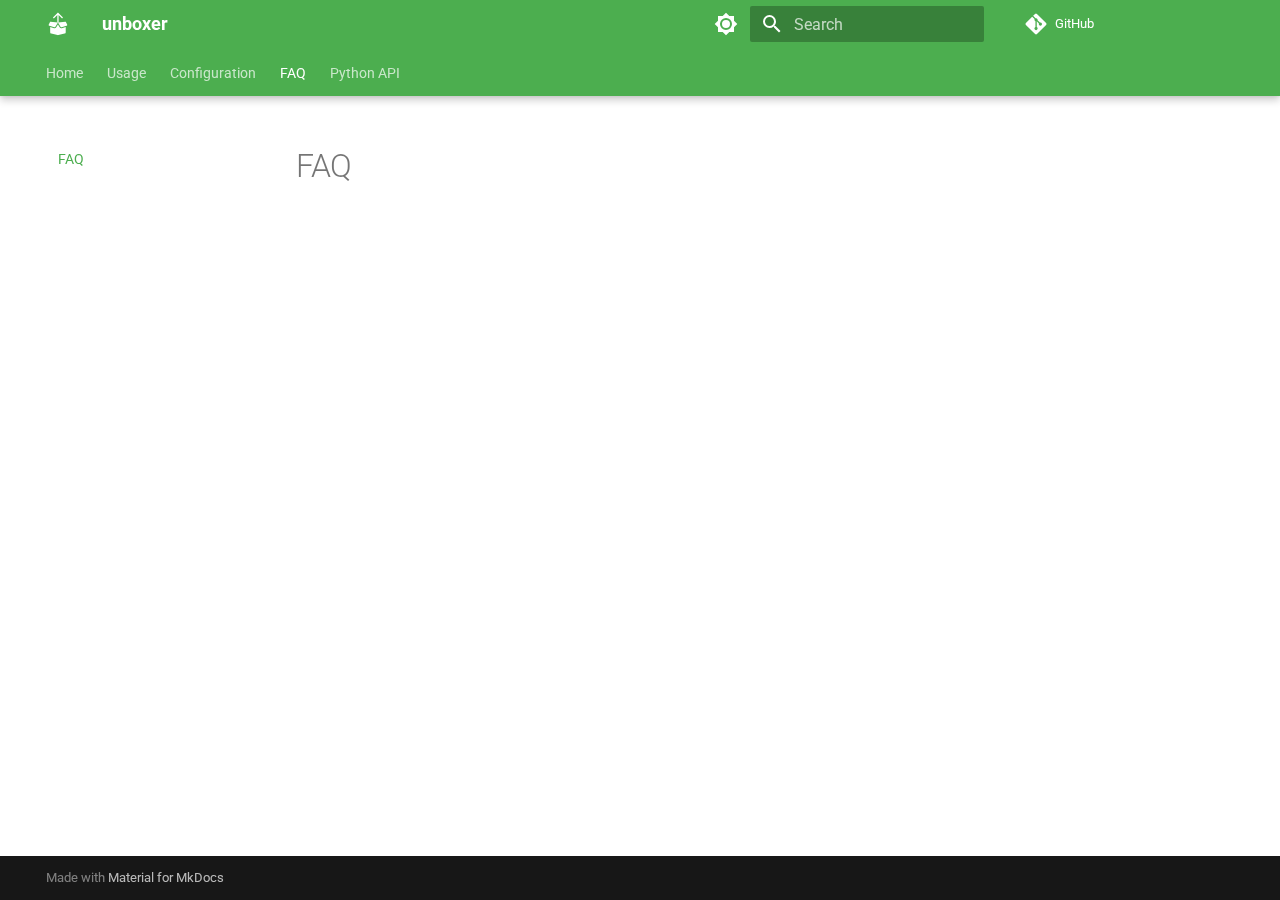
<file: faq/index.html>
<!doctype html>
<html lang="en" class="no-js">
  <head>
    
      <meta charset="utf-8">
      <meta name="viewport" content="width=device-width,initial-scale=1">
      
      
      
      
        <link rel="prev" href="../config/">
      
      
        <link rel="next" href="../api/">
      
      
      <link rel="icon" href="../assets/images/favicon.png">
      <meta name="generator" content="mkdocs-1.5.3, mkdocs-material-9.4.8">
    
    
      
        <title>FAQ - unboxer</title>
      
    
    
      <link rel="stylesheet" href="../assets/stylesheets/main.4b4a2bd9.min.css">
      
        
        <link rel="stylesheet" href="../assets/stylesheets/palette.356b1318.min.css">
      
      


    
    
      
    
    
      
        
        
        <link rel="preconnect" href="https://fonts.gstatic.com" crossorigin>
        <link rel="stylesheet" href="https://fonts.googleapis.com/css?family=Roboto:300,300i,400,400i,700,700i%7CRoboto+Mono:400,400i,700,700i&display=fallback">
        <style>:root{--md-text-font:"Roboto";--md-code-font:"Roboto Mono"}</style>
      
    
    
      <link rel="stylesheet" href="../assets/_mkdocstrings.css">
    
    <script>__md_scope=new URL("..",location),__md_hash=e=>[...e].reduce((e,_)=>(e<<5)-e+_.charCodeAt(0),0),__md_get=(e,_=localStorage,t=__md_scope)=>JSON.parse(_.getItem(t.pathname+"."+e)),__md_set=(e,_,t=localStorage,a=__md_scope)=>{try{t.setItem(a.pathname+"."+e,JSON.stringify(_))}catch(e){}}</script>
    
      

    
    
    
  </head>
  
  
    
    
      
    
    
    
    
    <body dir="ltr" data-md-color-scheme="default" data-md-color-primary="green" data-md-color-accent="orange">
  
    
    
      <script>var palette=__md_get("__palette");if(palette&&"object"==typeof palette.color)for(var key of Object.keys(palette.color))document.body.setAttribute("data-md-color-"+key,palette.color[key])</script>
    
    <input class="md-toggle" data-md-toggle="drawer" type="checkbox" id="__drawer" autocomplete="off">
    <input class="md-toggle" data-md-toggle="search" type="checkbox" id="__search" autocomplete="off">
    <label class="md-overlay" for="__drawer"></label>
    <div data-md-component="skip">
      
        
        <a href="#faq" class="md-skip">
          Skip to content
        </a>
      
    </div>
    <div data-md-component="announce">
      
    </div>
    
    
      

  

<header class="md-header md-header--shadow md-header--lifted" data-md-component="header">
  <nav class="md-header__inner md-grid" aria-label="Header">
    <a href=".." title="unboxer" class="md-header__button md-logo" aria-label="unboxer" data-md-component="logo">
      
  <img src="../assets/icon.svg" alt="logo">

    </a>
    <label class="md-header__button md-icon" for="__drawer">
      
      <svg xmlns="http://www.w3.org/2000/svg" viewBox="0 0 24 24"><path d="M3 6h18v2H3V6m0 5h18v2H3v-2m0 5h18v2H3v-2Z"/></svg>
    </label>
    <div class="md-header__title" data-md-component="header-title">
      <div class="md-header__ellipsis">
        <div class="md-header__topic">
          <span class="md-ellipsis">
            unboxer
          </span>
        </div>
        <div class="md-header__topic" data-md-component="header-topic">
          <span class="md-ellipsis">
            
              FAQ
            
          </span>
        </div>
      </div>
    </div>
    
      
        <form class="md-header__option" data-md-component="palette">
  
    
    
    
    <input class="md-option" data-md-color-media="" data-md-color-scheme="default" data-md-color-primary="green" data-md-color-accent="orange"  aria-label="Switch to dark mode"  type="radio" name="__palette" id="__palette_1">
    
      <label class="md-header__button md-icon" title="Switch to dark mode" for="__palette_2" hidden>
        <svg xmlns="http://www.w3.org/2000/svg" viewBox="0 0 24 24"><path d="M12 8a4 4 0 0 0-4 4 4 4 0 0 0 4 4 4 4 0 0 0 4-4 4 4 0 0 0-4-4m0 10a6 6 0 0 1-6-6 6 6 0 0 1 6-6 6 6 0 0 1 6 6 6 6 0 0 1-6 6m8-9.31V4h-4.69L12 .69 8.69 4H4v4.69L.69 12 4 15.31V20h4.69L12 23.31 15.31 20H20v-4.69L23.31 12 20 8.69Z"/></svg>
      </label>
    
  
    
    
    
    <input class="md-option" data-md-color-media="" data-md-color-scheme="slate" data-md-color-primary="green" data-md-color-accent="orange"  aria-label="Switch to light mode"  type="radio" name="__palette" id="__palette_2">
    
      <label class="md-header__button md-icon" title="Switch to light mode" for="__palette_1" hidden>
        <svg xmlns="http://www.w3.org/2000/svg" viewBox="0 0 24 24"><path d="M12 18c-.89 0-1.74-.2-2.5-.55C11.56 16.5 13 14.42 13 12c0-2.42-1.44-4.5-3.5-5.45C10.26 6.2 11.11 6 12 6a6 6 0 0 1 6 6 6 6 0 0 1-6 6m8-9.31V4h-4.69L12 .69 8.69 4H4v4.69L.69 12 4 15.31V20h4.69L12 23.31 15.31 20H20v-4.69L23.31 12 20 8.69Z"/></svg>
      </label>
    
  
</form>
      
    
    
    
      <label class="md-header__button md-icon" for="__search">
        
        <svg xmlns="http://www.w3.org/2000/svg" viewBox="0 0 24 24"><path d="M9.5 3A6.5 6.5 0 0 1 16 9.5c0 1.61-.59 3.09-1.56 4.23l.27.27h.79l5 5-1.5 1.5-5-5v-.79l-.27-.27A6.516 6.516 0 0 1 9.5 16 6.5 6.5 0 0 1 3 9.5 6.5 6.5 0 0 1 9.5 3m0 2C7 5 5 7 5 9.5S7 14 9.5 14 14 12 14 9.5 12 5 9.5 5Z"/></svg>
      </label>
      <div class="md-search" data-md-component="search" role="dialog">
  <label class="md-search__overlay" for="__search"></label>
  <div class="md-search__inner" role="search">
    <form class="md-search__form" name="search">
      <input type="text" class="md-search__input" name="query" aria-label="Search" placeholder="Search" autocapitalize="off" autocorrect="off" autocomplete="off" spellcheck="false" data-md-component="search-query" required>
      <label class="md-search__icon md-icon" for="__search">
        
        <svg xmlns="http://www.w3.org/2000/svg" viewBox="0 0 24 24"><path d="M9.5 3A6.5 6.5 0 0 1 16 9.5c0 1.61-.59 3.09-1.56 4.23l.27.27h.79l5 5-1.5 1.5-5-5v-.79l-.27-.27A6.516 6.516 0 0 1 9.5 16 6.5 6.5 0 0 1 3 9.5 6.5 6.5 0 0 1 9.5 3m0 2C7 5 5 7 5 9.5S7 14 9.5 14 14 12 14 9.5 12 5 9.5 5Z"/></svg>
        
        <svg xmlns="http://www.w3.org/2000/svg" viewBox="0 0 24 24"><path d="M20 11v2H8l5.5 5.5-1.42 1.42L4.16 12l7.92-7.92L13.5 5.5 8 11h12Z"/></svg>
      </label>
      <nav class="md-search__options" aria-label="Search">
        
        <button type="reset" class="md-search__icon md-icon" title="Clear" aria-label="Clear" tabindex="-1">
          
          <svg xmlns="http://www.w3.org/2000/svg" viewBox="0 0 24 24"><path d="M19 6.41 17.59 5 12 10.59 6.41 5 5 6.41 10.59 12 5 17.59 6.41 19 12 13.41 17.59 19 19 17.59 13.41 12 19 6.41Z"/></svg>
        </button>
      </nav>
      
    </form>
    <div class="md-search__output">
      <div class="md-search__scrollwrap" data-md-scrollfix>
        <div class="md-search-result" data-md-component="search-result">
          <div class="md-search-result__meta">
            Initializing search
          </div>
          <ol class="md-search-result__list" role="presentation"></ol>
        </div>
      </div>
    </div>
  </div>
</div>
    
    
      <div class="md-header__source">
        <a href="https://github.com/fmatter/unboxer" title="Go to repository" class="md-source" data-md-component="source">
  <div class="md-source__icon md-icon">
    
    <svg xmlns="http://www.w3.org/2000/svg" viewBox="0 0 448 512"><!--! Font Awesome Free 6.4.2 by @fontawesome - https://fontawesome.com License - https://fontawesome.com/license/free (Icons: CC BY 4.0, Fonts: SIL OFL 1.1, Code: MIT License) Copyright 2023 Fonticons, Inc.--><path d="M439.55 236.05 244 40.45a28.87 28.87 0 0 0-40.81 0l-40.66 40.63 51.52 51.52c27.06-9.14 52.68 16.77 43.39 43.68l49.66 49.66c34.23-11.8 61.18 31 35.47 56.69-26.49 26.49-70.21-2.87-56-37.34L240.22 199v121.85c25.3 12.54 22.26 41.85 9.08 55a34.34 34.34 0 0 1-48.55 0c-17.57-17.6-11.07-46.91 11.25-56v-123c-20.8-8.51-24.6-30.74-18.64-45L142.57 101 8.45 235.14a28.86 28.86 0 0 0 0 40.81l195.61 195.6a28.86 28.86 0 0 0 40.8 0l194.69-194.69a28.86 28.86 0 0 0 0-40.81z"/></svg>
  </div>
  <div class="md-source__repository">
    GitHub
  </div>
</a>
      </div>
    
  </nav>
  
    
      
<nav class="md-tabs" aria-label="Tabs" data-md-component="tabs">
  <div class="md-grid">
    <ul class="md-tabs__list">
      
        
  
  
  
    <li class="md-tabs__item">
      <a href=".." class="md-tabs__link">
        
  
    
  
  Home

      </a>
    </li>
  

      
        
  
  
  
    <li class="md-tabs__item">
      <a href="../usage/" class="md-tabs__link">
        
  
    
  
  Usage

      </a>
    </li>
  

      
        
  
  
  
    <li class="md-tabs__item">
      <a href="../config/" class="md-tabs__link">
        
  
    
  
  Configuration

      </a>
    </li>
  

      
        
  
  
    
  
  
    <li class="md-tabs__item md-tabs__item--active">
      <a href="./" class="md-tabs__link">
        
  
    
  
  FAQ

      </a>
    </li>
  

      
        
  
  
  
    <li class="md-tabs__item">
      <a href="../api/" class="md-tabs__link">
        
  
    
  
  Python API

      </a>
    </li>
  

      
    </ul>
  </div>
</nav>
    
  
</header>
    
    <div class="md-container" data-md-component="container">
      
      
        
      
      <main class="md-main" data-md-component="main">
        <div class="md-main__inner md-grid">
          
            
              
              <div class="md-sidebar md-sidebar--primary" data-md-component="sidebar" data-md-type="navigation" >
                <div class="md-sidebar__scrollwrap">
                  <div class="md-sidebar__inner">
                    


  


  

<nav class="md-nav md-nav--primary md-nav--lifted md-nav--integrated" aria-label="Navigation" data-md-level="0">
  <label class="md-nav__title" for="__drawer">
    <a href=".." title="unboxer" class="md-nav__button md-logo" aria-label="unboxer" data-md-component="logo">
      
  <img src="../assets/icon.svg" alt="logo">

    </a>
    unboxer
  </label>
  
    <div class="md-nav__source">
      <a href="https://github.com/fmatter/unboxer" title="Go to repository" class="md-source" data-md-component="source">
  <div class="md-source__icon md-icon">
    
    <svg xmlns="http://www.w3.org/2000/svg" viewBox="0 0 448 512"><!--! Font Awesome Free 6.4.2 by @fontawesome - https://fontawesome.com License - https://fontawesome.com/license/free (Icons: CC BY 4.0, Fonts: SIL OFL 1.1, Code: MIT License) Copyright 2023 Fonticons, Inc.--><path d="M439.55 236.05 244 40.45a28.87 28.87 0 0 0-40.81 0l-40.66 40.63 51.52 51.52c27.06-9.14 52.68 16.77 43.39 43.68l49.66 49.66c34.23-11.8 61.18 31 35.47 56.69-26.49 26.49-70.21-2.87-56-37.34L240.22 199v121.85c25.3 12.54 22.26 41.85 9.08 55a34.34 34.34 0 0 1-48.55 0c-17.57-17.6-11.07-46.91 11.25-56v-123c-20.8-8.51-24.6-30.74-18.64-45L142.57 101 8.45 235.14a28.86 28.86 0 0 0 0 40.81l195.61 195.6a28.86 28.86 0 0 0 40.8 0l194.69-194.69a28.86 28.86 0 0 0 0-40.81z"/></svg>
  </div>
  <div class="md-source__repository">
    GitHub
  </div>
</a>
    </div>
  
  <ul class="md-nav__list" data-md-scrollfix>
    
      
      
  
  
  
    <li class="md-nav__item">
      <a href=".." class="md-nav__link">
        
  
  <span class="md-ellipsis">
    Home
  </span>
  

      </a>
    </li>
  

    
      
      
  
  
  
    <li class="md-nav__item">
      <a href="../usage/" class="md-nav__link">
        
  
  <span class="md-ellipsis">
    Usage
  </span>
  

      </a>
    </li>
  

    
      
      
  
  
  
    <li class="md-nav__item">
      <a href="../config/" class="md-nav__link">
        
  
  <span class="md-ellipsis">
    Configuration
  </span>
  

      </a>
    </li>
  

    
      
      
  
  
    
  
  
    <li class="md-nav__item md-nav__item--active">
      
      <input class="md-nav__toggle md-toggle" type="checkbox" id="__toc">
      
      
        
      
      
      <a href="./" class="md-nav__link md-nav__link--active">
        
  
  <span class="md-ellipsis">
    FAQ
  </span>
  

      </a>
      
    </li>
  

    
      
      
  
  
  
    <li class="md-nav__item">
      <a href="../api/" class="md-nav__link">
        
  
  <span class="md-ellipsis">
    Python API
  </span>
  

      </a>
    </li>
  

    
  </ul>
</nav>
                  </div>
                </div>
              </div>
            
            
          
          
            <div class="md-content" data-md-component="content">
              <article class="md-content__inner md-typeset">
                
                  

  
  


<h1 id="faq">FAQ</h1>





                
              </article>
            </div>
          
          
        </div>
        
          <button type="button" class="md-top md-icon" data-md-component="top" hidden>
  
  <svg xmlns="http://www.w3.org/2000/svg" viewBox="0 0 24 24"><path d="M13 20h-2V8l-5.5 5.5-1.42-1.42L12 4.16l7.92 7.92-1.42 1.42L13 8v12Z"/></svg>
  Back to top
</button>
        
      </main>
      
        <footer class="md-footer">
  
  <div class="md-footer-meta md-typeset">
    <div class="md-footer-meta__inner md-grid">
      <div class="md-copyright">
  
  
    Made with
    <a href="https://squidfunk.github.io/mkdocs-material/" target="_blank" rel="noopener">
      Material for MkDocs
    </a>
  
</div>
      
    </div>
  </div>
</footer>
      
    </div>
    <div class="md-dialog" data-md-component="dialog">
      <div class="md-dialog__inner md-typeset"></div>
    </div>
    
    
    <script id="__config" type="application/json">{"base": "..", "features": ["navigation.instant", "navigation.tabs", "navigation.tabs.sticky", "navigation.top", "toc.integrate", "content.code.copy"], "search": "../assets/javascripts/workers/search.f886a092.min.js", "translations": {"clipboard.copied": "Copied to clipboard", "clipboard.copy": "Copy to clipboard", "search.result.more.one": "1 more on this page", "search.result.more.other": "# more on this page", "search.result.none": "No matching documents", "search.result.one": "1 matching document", "search.result.other": "# matching documents", "search.result.placeholder": "Type to start searching", "search.result.term.missing": "Missing", "select.version": "Select version"}}</script>
    
    
      <script src="../assets/javascripts/bundle.81fa17fe.min.js"></script>
      
    
  </body>
</html>
</file>
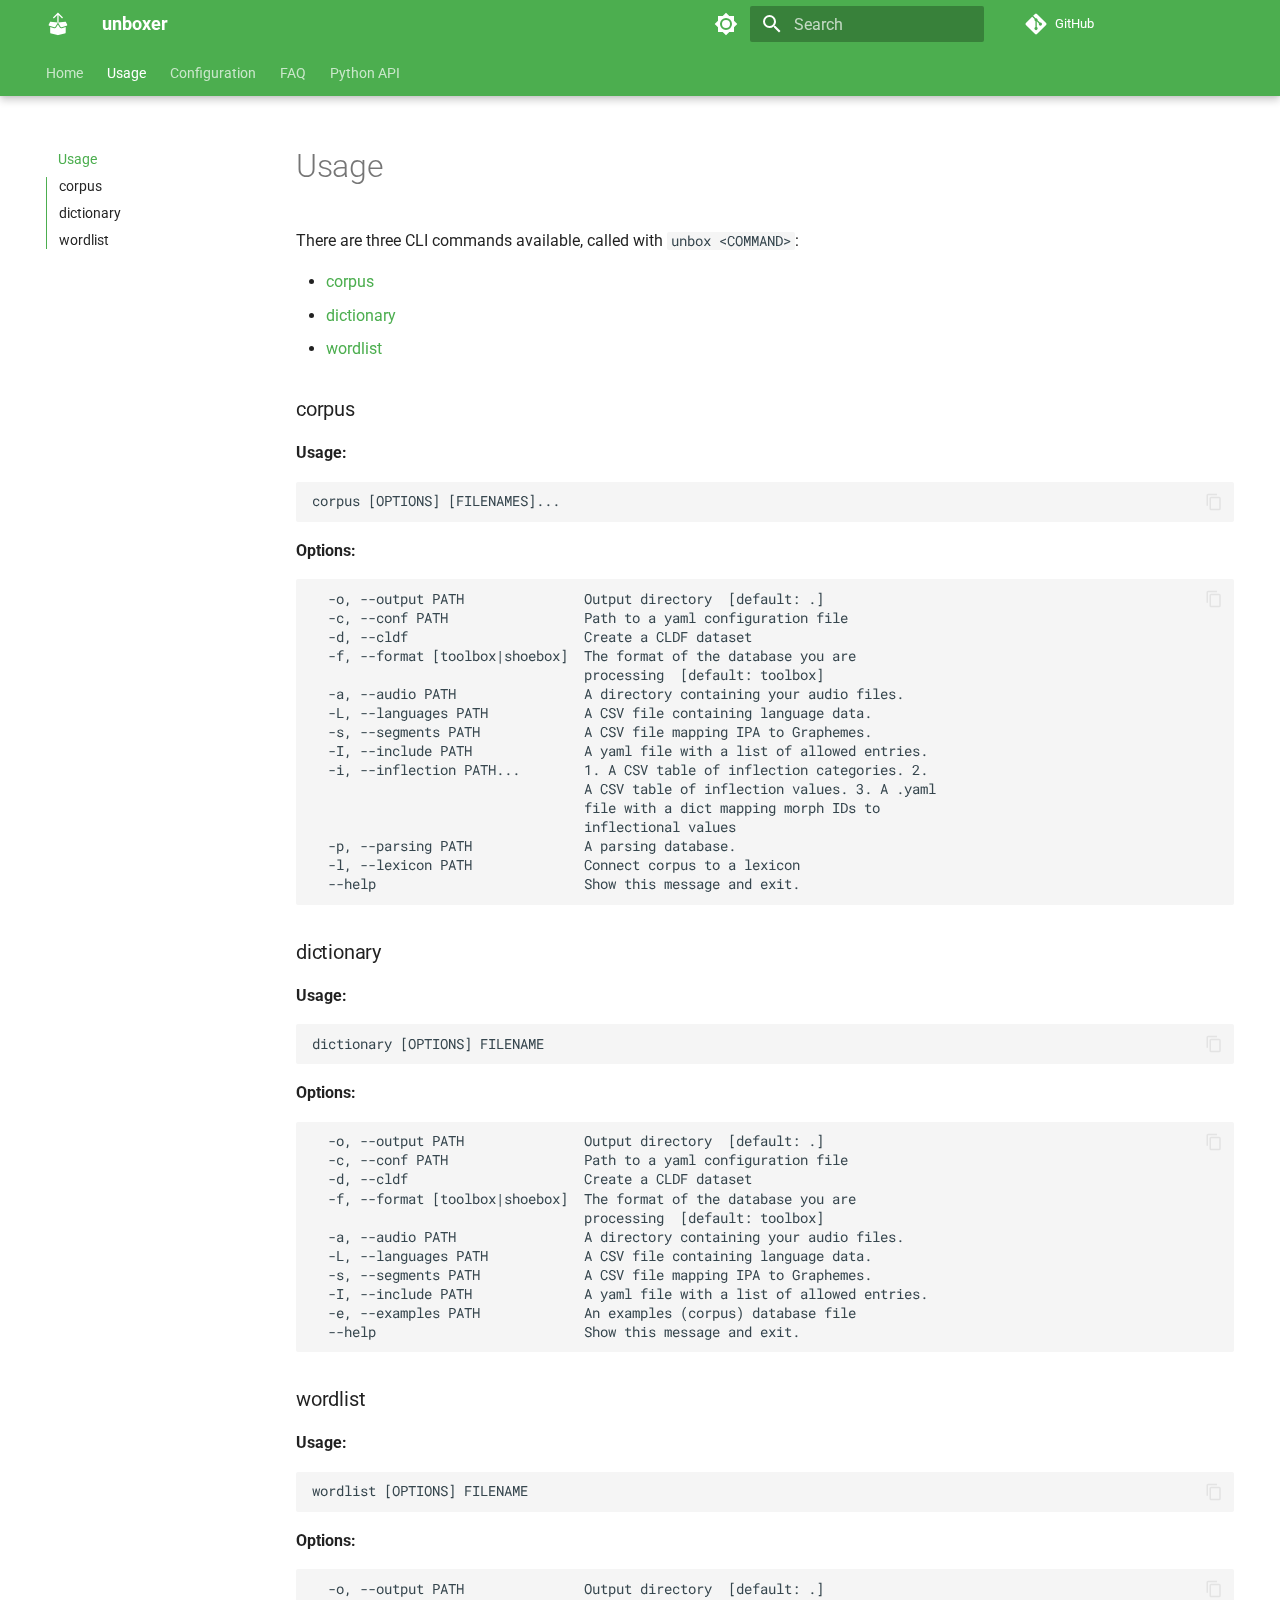
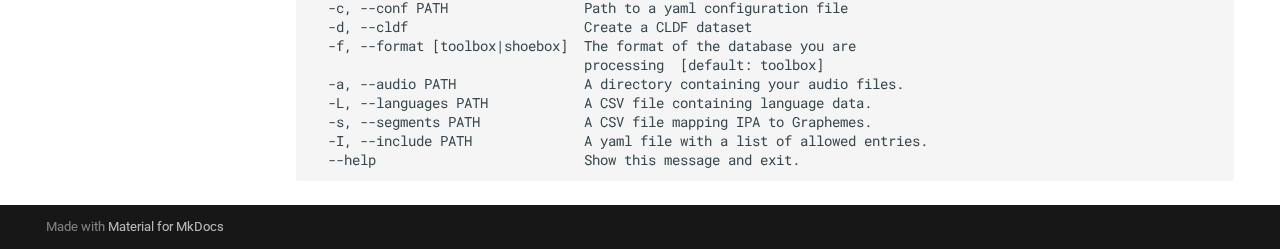
<file: usage/index.html>
<!doctype html>
<html lang="en" class="no-js">
  <head>
    
      <meta charset="utf-8">
      <meta name="viewport" content="width=device-width,initial-scale=1">
      
      
      
      
        <link rel="prev" href="..">
      
      
        <link rel="next" href="../config/">
      
      
      <link rel="icon" href="../assets/images/favicon.png">
      <meta name="generator" content="mkdocs-1.5.3, mkdocs-material-9.4.8">
    
    
      
        <title>Usage - unboxer</title>
      
    
    
      <link rel="stylesheet" href="../assets/stylesheets/main.4b4a2bd9.min.css">
      
        
        <link rel="stylesheet" href="../assets/stylesheets/palette.356b1318.min.css">
      
      


    
    
      
    
    
      
        
        
        <link rel="preconnect" href="https://fonts.gstatic.com" crossorigin>
        <link rel="stylesheet" href="https://fonts.googleapis.com/css?family=Roboto:300,300i,400,400i,700,700i%7CRoboto+Mono:400,400i,700,700i&display=fallback">
        <style>:root{--md-text-font:"Roboto";--md-code-font:"Roboto Mono"}</style>
      
    
    
      <link rel="stylesheet" href="../assets/_mkdocstrings.css">
    
    <script>__md_scope=new URL("..",location),__md_hash=e=>[...e].reduce((e,_)=>(e<<5)-e+_.charCodeAt(0),0),__md_get=(e,_=localStorage,t=__md_scope)=>JSON.parse(_.getItem(t.pathname+"."+e)),__md_set=(e,_,t=localStorage,a=__md_scope)=>{try{t.setItem(a.pathname+"."+e,JSON.stringify(_))}catch(e){}}</script>
    
      

    
    
    
  </head>
  
  
    
    
      
    
    
    
    
    <body dir="ltr" data-md-color-scheme="default" data-md-color-primary="green" data-md-color-accent="orange">
  
    
    
      <script>var palette=__md_get("__palette");if(palette&&"object"==typeof palette.color)for(var key of Object.keys(palette.color))document.body.setAttribute("data-md-color-"+key,palette.color[key])</script>
    
    <input class="md-toggle" data-md-toggle="drawer" type="checkbox" id="__drawer" autocomplete="off">
    <input class="md-toggle" data-md-toggle="search" type="checkbox" id="__search" autocomplete="off">
    <label class="md-overlay" for="__drawer"></label>
    <div data-md-component="skip">
      
        
        <a href="#usage" class="md-skip">
          Skip to content
        </a>
      
    </div>
    <div data-md-component="announce">
      
    </div>
    
    
      

  

<header class="md-header md-header--shadow md-header--lifted" data-md-component="header">
  <nav class="md-header__inner md-grid" aria-label="Header">
    <a href=".." title="unboxer" class="md-header__button md-logo" aria-label="unboxer" data-md-component="logo">
      
  <img src="../assets/icon.svg" alt="logo">

    </a>
    <label class="md-header__button md-icon" for="__drawer">
      
      <svg xmlns="http://www.w3.org/2000/svg" viewBox="0 0 24 24"><path d="M3 6h18v2H3V6m0 5h18v2H3v-2m0 5h18v2H3v-2Z"/></svg>
    </label>
    <div class="md-header__title" data-md-component="header-title">
      <div class="md-header__ellipsis">
        <div class="md-header__topic">
          <span class="md-ellipsis">
            unboxer
          </span>
        </div>
        <div class="md-header__topic" data-md-component="header-topic">
          <span class="md-ellipsis">
            
              Usage
            
          </span>
        </div>
      </div>
    </div>
    
      
        <form class="md-header__option" data-md-component="palette">
  
    
    
    
    <input class="md-option" data-md-color-media="" data-md-color-scheme="default" data-md-color-primary="green" data-md-color-accent="orange"  aria-label="Switch to dark mode"  type="radio" name="__palette" id="__palette_1">
    
      <label class="md-header__button md-icon" title="Switch to dark mode" for="__palette_2" hidden>
        <svg xmlns="http://www.w3.org/2000/svg" viewBox="0 0 24 24"><path d="M12 8a4 4 0 0 0-4 4 4 4 0 0 0 4 4 4 4 0 0 0 4-4 4 4 0 0 0-4-4m0 10a6 6 0 0 1-6-6 6 6 0 0 1 6-6 6 6 0 0 1 6 6 6 6 0 0 1-6 6m8-9.31V4h-4.69L12 .69 8.69 4H4v4.69L.69 12 4 15.31V20h4.69L12 23.31 15.31 20H20v-4.69L23.31 12 20 8.69Z"/></svg>
      </label>
    
  
    
    
    
    <input class="md-option" data-md-color-media="" data-md-color-scheme="slate" data-md-color-primary="green" data-md-color-accent="orange"  aria-label="Switch to light mode"  type="radio" name="__palette" id="__palette_2">
    
      <label class="md-header__button md-icon" title="Switch to light mode" for="__palette_1" hidden>
        <svg xmlns="http://www.w3.org/2000/svg" viewBox="0 0 24 24"><path d="M12 18c-.89 0-1.74-.2-2.5-.55C11.56 16.5 13 14.42 13 12c0-2.42-1.44-4.5-3.5-5.45C10.26 6.2 11.11 6 12 6a6 6 0 0 1 6 6 6 6 0 0 1-6 6m8-9.31V4h-4.69L12 .69 8.69 4H4v4.69L.69 12 4 15.31V20h4.69L12 23.31 15.31 20H20v-4.69L23.31 12 20 8.69Z"/></svg>
      </label>
    
  
</form>
      
    
    
    
      <label class="md-header__button md-icon" for="__search">
        
        <svg xmlns="http://www.w3.org/2000/svg" viewBox="0 0 24 24"><path d="M9.5 3A6.5 6.5 0 0 1 16 9.5c0 1.61-.59 3.09-1.56 4.23l.27.27h.79l5 5-1.5 1.5-5-5v-.79l-.27-.27A6.516 6.516 0 0 1 9.5 16 6.5 6.5 0 0 1 3 9.5 6.5 6.5 0 0 1 9.5 3m0 2C7 5 5 7 5 9.5S7 14 9.5 14 14 12 14 9.5 12 5 9.5 5Z"/></svg>
      </label>
      <div class="md-search" data-md-component="search" role="dialog">
  <label class="md-search__overlay" for="__search"></label>
  <div class="md-search__inner" role="search">
    <form class="md-search__form" name="search">
      <input type="text" class="md-search__input" name="query" aria-label="Search" placeholder="Search" autocapitalize="off" autocorrect="off" autocomplete="off" spellcheck="false" data-md-component="search-query" required>
      <label class="md-search__icon md-icon" for="__search">
        
        <svg xmlns="http://www.w3.org/2000/svg" viewBox="0 0 24 24"><path d="M9.5 3A6.5 6.5 0 0 1 16 9.5c0 1.61-.59 3.09-1.56 4.23l.27.27h.79l5 5-1.5 1.5-5-5v-.79l-.27-.27A6.516 6.516 0 0 1 9.5 16 6.5 6.5 0 0 1 3 9.5 6.5 6.5 0 0 1 9.5 3m0 2C7 5 5 7 5 9.5S7 14 9.5 14 14 12 14 9.5 12 5 9.5 5Z"/></svg>
        
        <svg xmlns="http://www.w3.org/2000/svg" viewBox="0 0 24 24"><path d="M20 11v2H8l5.5 5.5-1.42 1.42L4.16 12l7.92-7.92L13.5 5.5 8 11h12Z"/></svg>
      </label>
      <nav class="md-search__options" aria-label="Search">
        
        <button type="reset" class="md-search__icon md-icon" title="Clear" aria-label="Clear" tabindex="-1">
          
          <svg xmlns="http://www.w3.org/2000/svg" viewBox="0 0 24 24"><path d="M19 6.41 17.59 5 12 10.59 6.41 5 5 6.41 10.59 12 5 17.59 6.41 19 12 13.41 17.59 19 19 17.59 13.41 12 19 6.41Z"/></svg>
        </button>
      </nav>
      
    </form>
    <div class="md-search__output">
      <div class="md-search__scrollwrap" data-md-scrollfix>
        <div class="md-search-result" data-md-component="search-result">
          <div class="md-search-result__meta">
            Initializing search
          </div>
          <ol class="md-search-result__list" role="presentation"></ol>
        </div>
      </div>
    </div>
  </div>
</div>
    
    
      <div class="md-header__source">
        <a href="https://github.com/fmatter/unboxer" title="Go to repository" class="md-source" data-md-component="source">
  <div class="md-source__icon md-icon">
    
    <svg xmlns="http://www.w3.org/2000/svg" viewBox="0 0 448 512"><!--! Font Awesome Free 6.4.2 by @fontawesome - https://fontawesome.com License - https://fontawesome.com/license/free (Icons: CC BY 4.0, Fonts: SIL OFL 1.1, Code: MIT License) Copyright 2023 Fonticons, Inc.--><path d="M439.55 236.05 244 40.45a28.87 28.87 0 0 0-40.81 0l-40.66 40.63 51.52 51.52c27.06-9.14 52.68 16.77 43.39 43.68l49.66 49.66c34.23-11.8 61.18 31 35.47 56.69-26.49 26.49-70.21-2.87-56-37.34L240.22 199v121.85c25.3 12.54 22.26 41.85 9.08 55a34.34 34.34 0 0 1-48.55 0c-17.57-17.6-11.07-46.91 11.25-56v-123c-20.8-8.51-24.6-30.74-18.64-45L142.57 101 8.45 235.14a28.86 28.86 0 0 0 0 40.81l195.61 195.6a28.86 28.86 0 0 0 40.8 0l194.69-194.69a28.86 28.86 0 0 0 0-40.81z"/></svg>
  </div>
  <div class="md-source__repository">
    GitHub
  </div>
</a>
      </div>
    
  </nav>
  
    
      
<nav class="md-tabs" aria-label="Tabs" data-md-component="tabs">
  <div class="md-grid">
    <ul class="md-tabs__list">
      
        
  
  
  
    <li class="md-tabs__item">
      <a href=".." class="md-tabs__link">
        
  
    
  
  Home

      </a>
    </li>
  

      
        
  
  
    
  
  
    <li class="md-tabs__item md-tabs__item--active">
      <a href="./" class="md-tabs__link">
        
  
    
  
  Usage

      </a>
    </li>
  

      
        
  
  
  
    <li class="md-tabs__item">
      <a href="../config/" class="md-tabs__link">
        
  
    
  
  Configuration

      </a>
    </li>
  

      
        
  
  
  
    <li class="md-tabs__item">
      <a href="../faq/" class="md-tabs__link">
        
  
    
  
  FAQ

      </a>
    </li>
  

      
        
  
  
  
    <li class="md-tabs__item">
      <a href="../api/" class="md-tabs__link">
        
  
    
  
  Python API

      </a>
    </li>
  

      
    </ul>
  </div>
</nav>
    
  
</header>
    
    <div class="md-container" data-md-component="container">
      
      
        
      
      <main class="md-main" data-md-component="main">
        <div class="md-main__inner md-grid">
          
            
              
              <div class="md-sidebar md-sidebar--primary" data-md-component="sidebar" data-md-type="navigation" >
                <div class="md-sidebar__scrollwrap">
                  <div class="md-sidebar__inner">
                    


  


  

<nav class="md-nav md-nav--primary md-nav--lifted md-nav--integrated" aria-label="Navigation" data-md-level="0">
  <label class="md-nav__title" for="__drawer">
    <a href=".." title="unboxer" class="md-nav__button md-logo" aria-label="unboxer" data-md-component="logo">
      
  <img src="../assets/icon.svg" alt="logo">

    </a>
    unboxer
  </label>
  
    <div class="md-nav__source">
      <a href="https://github.com/fmatter/unboxer" title="Go to repository" class="md-source" data-md-component="source">
  <div class="md-source__icon md-icon">
    
    <svg xmlns="http://www.w3.org/2000/svg" viewBox="0 0 448 512"><!--! Font Awesome Free 6.4.2 by @fontawesome - https://fontawesome.com License - https://fontawesome.com/license/free (Icons: CC BY 4.0, Fonts: SIL OFL 1.1, Code: MIT License) Copyright 2023 Fonticons, Inc.--><path d="M439.55 236.05 244 40.45a28.87 28.87 0 0 0-40.81 0l-40.66 40.63 51.52 51.52c27.06-9.14 52.68 16.77 43.39 43.68l49.66 49.66c34.23-11.8 61.18 31 35.47 56.69-26.49 26.49-70.21-2.87-56-37.34L240.22 199v121.85c25.3 12.54 22.26 41.85 9.08 55a34.34 34.34 0 0 1-48.55 0c-17.57-17.6-11.07-46.91 11.25-56v-123c-20.8-8.51-24.6-30.74-18.64-45L142.57 101 8.45 235.14a28.86 28.86 0 0 0 0 40.81l195.61 195.6a28.86 28.86 0 0 0 40.8 0l194.69-194.69a28.86 28.86 0 0 0 0-40.81z"/></svg>
  </div>
  <div class="md-source__repository">
    GitHub
  </div>
</a>
    </div>
  
  <ul class="md-nav__list" data-md-scrollfix>
    
      
      
  
  
  
    <li class="md-nav__item">
      <a href=".." class="md-nav__link">
        
  
  <span class="md-ellipsis">
    Home
  </span>
  

      </a>
    </li>
  

    
      
      
  
  
    
  
  
    <li class="md-nav__item md-nav__item--active">
      
      <input class="md-nav__toggle md-toggle" type="checkbox" id="__toc">
      
      
        
      
      
        <label class="md-nav__link md-nav__link--active" for="__toc">
          
  
  <span class="md-ellipsis">
    Usage
  </span>
  

          <span class="md-nav__icon md-icon"></span>
        </label>
      
      <a href="./" class="md-nav__link md-nav__link--active">
        
  
  <span class="md-ellipsis">
    Usage
  </span>
  

      </a>
      
        

<nav class="md-nav md-nav--secondary" aria-label="Table of contents">
  
  
  
    
  
  
    <label class="md-nav__title" for="__toc">
      <span class="md-nav__icon md-icon"></span>
      Table of contents
    </label>
    <ul class="md-nav__list" data-md-component="toc" data-md-scrollfix>
      
        <li class="md-nav__item">
  <a href="#corpus" class="md-nav__link">
    corpus
  </a>
  
</li>
      
        <li class="md-nav__item">
  <a href="#dictionary" class="md-nav__link">
    dictionary
  </a>
  
</li>
      
        <li class="md-nav__item">
  <a href="#wordlist" class="md-nav__link">
    wordlist
  </a>
  
</li>
      
    </ul>
  
</nav>
      
    </li>
  

    
      
      
  
  
  
    <li class="md-nav__item">
      <a href="../config/" class="md-nav__link">
        
  
  <span class="md-ellipsis">
    Configuration
  </span>
  

      </a>
    </li>
  

    
      
      
  
  
  
    <li class="md-nav__item">
      <a href="../faq/" class="md-nav__link">
        
  
  <span class="md-ellipsis">
    FAQ
  </span>
  

      </a>
    </li>
  

    
      
      
  
  
  
    <li class="md-nav__item">
      <a href="../api/" class="md-nav__link">
        
  
  <span class="md-ellipsis">
    Python API
  </span>
  

      </a>
    </li>
  

    
  </ul>
</nav>
                  </div>
                </div>
              </div>
            
            
          
          
            <div class="md-content" data-md-component="content">
              <article class="md-content__inner md-typeset">
                
                  

  
  


<h1 id="usage">Usage</h1>
<p>There are three CLI commands available, called with <code>unbox &lt;COMMAND&gt;</code>:</p>
<ul>
<li><a href="#corpus">corpus</a></li>
<li><a href="#dictionary">dictionary</a></li>
<li><a href="#wordlist">wordlist</a></li>
</ul>
<h3 id="corpus">corpus</h3>
<p><strong>Usage:</strong></p>
<div class="language-text highlight"><pre><span></span><code><span id="__span-0-1"><a id="__codelineno-0-1" name="__codelineno-0-1" href="#__codelineno-0-1"></a>corpus [OPTIONS] [FILENAMES]...
</span></code></pre></div>
<p><strong>Options:</strong></p>
<div class="language-text highlight"><pre><span></span><code><span id="__span-1-1"><a id="__codelineno-1-1" name="__codelineno-1-1" href="#__codelineno-1-1"></a>  -o, --output PATH               Output directory  [default: .]
</span><span id="__span-1-2"><a id="__codelineno-1-2" name="__codelineno-1-2" href="#__codelineno-1-2"></a>  -c, --conf PATH                 Path to a yaml configuration file
</span><span id="__span-1-3"><a id="__codelineno-1-3" name="__codelineno-1-3" href="#__codelineno-1-3"></a>  -d, --cldf                      Create a CLDF dataset
</span><span id="__span-1-4"><a id="__codelineno-1-4" name="__codelineno-1-4" href="#__codelineno-1-4"></a>  -f, --format [toolbox|shoebox]  The format of the database you are
</span><span id="__span-1-5"><a id="__codelineno-1-5" name="__codelineno-1-5" href="#__codelineno-1-5"></a>                                  processing  [default: toolbox]
</span><span id="__span-1-6"><a id="__codelineno-1-6" name="__codelineno-1-6" href="#__codelineno-1-6"></a>  -a, --audio PATH                A directory containing your audio files.
</span><span id="__span-1-7"><a id="__codelineno-1-7" name="__codelineno-1-7" href="#__codelineno-1-7"></a>  -L, --languages PATH            A CSV file containing language data.
</span><span id="__span-1-8"><a id="__codelineno-1-8" name="__codelineno-1-8" href="#__codelineno-1-8"></a>  -s, --segments PATH             A CSV file mapping IPA to Graphemes.
</span><span id="__span-1-9"><a id="__codelineno-1-9" name="__codelineno-1-9" href="#__codelineno-1-9"></a>  -I, --include PATH              A yaml file with a list of allowed entries.
</span><span id="__span-1-10"><a id="__codelineno-1-10" name="__codelineno-1-10" href="#__codelineno-1-10"></a>  -i, --inflection PATH...        1. A CSV table of inflection categories. 2.
</span><span id="__span-1-11"><a id="__codelineno-1-11" name="__codelineno-1-11" href="#__codelineno-1-11"></a>                                  A CSV table of inflection values. 3. A .yaml
</span><span id="__span-1-12"><a id="__codelineno-1-12" name="__codelineno-1-12" href="#__codelineno-1-12"></a>                                  file with a dict mapping morph IDs to
</span><span id="__span-1-13"><a id="__codelineno-1-13" name="__codelineno-1-13" href="#__codelineno-1-13"></a>                                  inflectional values
</span><span id="__span-1-14"><a id="__codelineno-1-14" name="__codelineno-1-14" href="#__codelineno-1-14"></a>  -p, --parsing PATH              A parsing database.
</span><span id="__span-1-15"><a id="__codelineno-1-15" name="__codelineno-1-15" href="#__codelineno-1-15"></a>  -l, --lexicon PATH              Connect corpus to a lexicon
</span><span id="__span-1-16"><a id="__codelineno-1-16" name="__codelineno-1-16" href="#__codelineno-1-16"></a>  --help                          Show this message and exit.
</span></code></pre></div>
<h3 id="dictionary">dictionary</h3>
<p><strong>Usage:</strong></p>
<div class="language-text highlight"><pre><span></span><code><span id="__span-2-1"><a id="__codelineno-2-1" name="__codelineno-2-1" href="#__codelineno-2-1"></a>dictionary [OPTIONS] FILENAME
</span></code></pre></div>
<p><strong>Options:</strong></p>
<div class="language-text highlight"><pre><span></span><code><span id="__span-3-1"><a id="__codelineno-3-1" name="__codelineno-3-1" href="#__codelineno-3-1"></a>  -o, --output PATH               Output directory  [default: .]
</span><span id="__span-3-2"><a id="__codelineno-3-2" name="__codelineno-3-2" href="#__codelineno-3-2"></a>  -c, --conf PATH                 Path to a yaml configuration file
</span><span id="__span-3-3"><a id="__codelineno-3-3" name="__codelineno-3-3" href="#__codelineno-3-3"></a>  -d, --cldf                      Create a CLDF dataset
</span><span id="__span-3-4"><a id="__codelineno-3-4" name="__codelineno-3-4" href="#__codelineno-3-4"></a>  -f, --format [toolbox|shoebox]  The format of the database you are
</span><span id="__span-3-5"><a id="__codelineno-3-5" name="__codelineno-3-5" href="#__codelineno-3-5"></a>                                  processing  [default: toolbox]
</span><span id="__span-3-6"><a id="__codelineno-3-6" name="__codelineno-3-6" href="#__codelineno-3-6"></a>  -a, --audio PATH                A directory containing your audio files.
</span><span id="__span-3-7"><a id="__codelineno-3-7" name="__codelineno-3-7" href="#__codelineno-3-7"></a>  -L, --languages PATH            A CSV file containing language data.
</span><span id="__span-3-8"><a id="__codelineno-3-8" name="__codelineno-3-8" href="#__codelineno-3-8"></a>  -s, --segments PATH             A CSV file mapping IPA to Graphemes.
</span><span id="__span-3-9"><a id="__codelineno-3-9" name="__codelineno-3-9" href="#__codelineno-3-9"></a>  -I, --include PATH              A yaml file with a list of allowed entries.
</span><span id="__span-3-10"><a id="__codelineno-3-10" name="__codelineno-3-10" href="#__codelineno-3-10"></a>  -e, --examples PATH             An examples (corpus) database file
</span><span id="__span-3-11"><a id="__codelineno-3-11" name="__codelineno-3-11" href="#__codelineno-3-11"></a>  --help                          Show this message and exit.
</span></code></pre></div>
<h3 id="wordlist">wordlist</h3>
<p><strong>Usage:</strong></p>
<div class="language-text highlight"><pre><span></span><code><span id="__span-4-1"><a id="__codelineno-4-1" name="__codelineno-4-1" href="#__codelineno-4-1"></a>wordlist [OPTIONS] FILENAME
</span></code></pre></div>
<p><strong>Options:</strong></p>
<div class="language-text highlight"><pre><span></span><code><span id="__span-5-1"><a id="__codelineno-5-1" name="__codelineno-5-1" href="#__codelineno-5-1"></a>  -o, --output PATH               Output directory  [default: .]
</span><span id="__span-5-2"><a id="__codelineno-5-2" name="__codelineno-5-2" href="#__codelineno-5-2"></a>  -c, --conf PATH                 Path to a yaml configuration file
</span><span id="__span-5-3"><a id="__codelineno-5-3" name="__codelineno-5-3" href="#__codelineno-5-3"></a>  -d, --cldf                      Create a CLDF dataset
</span><span id="__span-5-4"><a id="__codelineno-5-4" name="__codelineno-5-4" href="#__codelineno-5-4"></a>  -f, --format [toolbox|shoebox]  The format of the database you are
</span><span id="__span-5-5"><a id="__codelineno-5-5" name="__codelineno-5-5" href="#__codelineno-5-5"></a>                                  processing  [default: toolbox]
</span><span id="__span-5-6"><a id="__codelineno-5-6" name="__codelineno-5-6" href="#__codelineno-5-6"></a>  -a, --audio PATH                A directory containing your audio files.
</span><span id="__span-5-7"><a id="__codelineno-5-7" name="__codelineno-5-7" href="#__codelineno-5-7"></a>  -L, --languages PATH            A CSV file containing language data.
</span><span id="__span-5-8"><a id="__codelineno-5-8" name="__codelineno-5-8" href="#__codelineno-5-8"></a>  -s, --segments PATH             A CSV file mapping IPA to Graphemes.
</span><span id="__span-5-9"><a id="__codelineno-5-9" name="__codelineno-5-9" href="#__codelineno-5-9"></a>  -I, --include PATH              A yaml file with a list of allowed entries.
</span><span id="__span-5-10"><a id="__codelineno-5-10" name="__codelineno-5-10" href="#__codelineno-5-10"></a>  --help                          Show this message and exit.
</span></code></pre></div>





                
              </article>
            </div>
          
          
        </div>
        
          <button type="button" class="md-top md-icon" data-md-component="top" hidden>
  
  <svg xmlns="http://www.w3.org/2000/svg" viewBox="0 0 24 24"><path d="M13 20h-2V8l-5.5 5.5-1.42-1.42L12 4.16l7.92 7.92-1.42 1.42L13 8v12Z"/></svg>
  Back to top
</button>
        
      </main>
      
        <footer class="md-footer">
  
  <div class="md-footer-meta md-typeset">
    <div class="md-footer-meta__inner md-grid">
      <div class="md-copyright">
  
  
    Made with
    <a href="https://squidfunk.github.io/mkdocs-material/" target="_blank" rel="noopener">
      Material for MkDocs
    </a>
  
</div>
      
    </div>
  </div>
</footer>
      
    </div>
    <div class="md-dialog" data-md-component="dialog">
      <div class="md-dialog__inner md-typeset"></div>
    </div>
    
    
    <script id="__config" type="application/json">{"base": "..", "features": ["navigation.instant", "navigation.tabs", "navigation.tabs.sticky", "navigation.top", "toc.integrate", "content.code.copy"], "search": "../assets/javascripts/workers/search.f886a092.min.js", "translations": {"clipboard.copied": "Copied to clipboard", "clipboard.copy": "Copy to clipboard", "search.result.more.one": "1 more on this page", "search.result.more.other": "# more on this page", "search.result.none": "No matching documents", "search.result.one": "1 matching document", "search.result.other": "# matching documents", "search.result.placeholder": "Type to start searching", "search.result.term.missing": "Missing", "select.version": "Select version"}}</script>
    
    
      <script src="../assets/javascripts/bundle.81fa17fe.min.js"></script>
      
    
  </body>
</html>
</file>
<file: assets/_mkdocstrings.css>
/* Avoid breaking parameter names, etc. in table cells. */
.doc-contents td code {
  word-break: normal !important;
}

/* No line break before first paragraph of descriptions. */
.doc-md-description,
.doc-md-description>p:first-child {
  display: inline;
}

/* Max width for docstring sections tables. */
.doc .md-typeset__table,
.doc .md-typeset__table table {
  display: table !important;
  width: 100%;
}

.doc .md-typeset__table tr {
  display: table-row;
}

/* Defaults in Spacy table style. */
.doc-param-default {
  float: right;
}

/* Keep headings consistent. */
h1.doc-heading,
h2.doc-heading,
h3.doc-heading,
h4.doc-heading,
h5.doc-heading,
h6.doc-heading {
  font-weight: 400;
  line-height: 1.5;
  color: inherit;
  text-transform: none;
}

h1.doc-heading {
  font-size: 1.6rem;
}

h2.doc-heading {
  font-size: 1.2rem;
}

h3.doc-heading {
  font-size: 1.15rem;
}

h4.doc-heading {
  font-size: 1.10rem;
}

h5.doc-heading {
  font-size: 1.05rem;
}

h6.doc-heading {
  font-size: 1rem;
}
</file>
<file: assets/stylesheets/main.4b4a2bd9.min.css>
@charset "UTF-8";html{-webkit-text-size-adjust:none;-moz-text-size-adjust:none;text-size-adjust:none;box-sizing:border-box}*,:after,:before{box-sizing:inherit}@media (prefers-reduced-motion){*,:after,:before{transition:none!important}}body{margin:0}a,button,input,label{-webkit-tap-highlight-color:transparent}a{color:inherit;text-decoration:none}hr{border:0;box-sizing:initial;display:block;height:.05rem;overflow:visible;padding:0}small{font-size:80%}sub,sup{line-height:1em}img{border-style:none}table{border-collapse:initial;border-spacing:0}td,th{font-weight:400;vertical-align:top}button{background:#0000;border:0;font-family:inherit;font-size:inherit;margin:0;padding:0}input{border:0;outline:none}:root{--md-primary-fg-color:#4051b5;--md-primary-fg-color--light:#5d6cc0;--md-primary-fg-color--dark:#303fa1;--md-primary-bg-color:#fff;--md-primary-bg-color--light:#ffffffb3;--md-accent-fg-color:#526cfe;--md-accent-fg-color--transparent:#526cfe1a;--md-accent-bg-color:#fff;--md-accent-bg-color--light:#ffffffb3}[data-md-color-scheme=default]{color-scheme:light}[data-md-color-scheme=default] img[src$="#gh-dark-mode-only"],[data-md-color-scheme=default] img[src$="#only-dark"]{display:none}:root,[data-md-color-scheme=default]{--md-hue:225deg;--md-default-fg-color:#000000de;--md-default-fg-color--light:#0000008a;--md-default-fg-color--lighter:#00000052;--md-default-fg-color--lightest:#00000012;--md-default-bg-color:#fff;--md-default-bg-color--light:#ffffffb3;--md-default-bg-color--lighter:#ffffff4d;--md-default-bg-color--lightest:#ffffff1f;--md-code-fg-color:#36464e;--md-code-bg-color:#f5f5f5;--md-code-hl-color:#4287ff;--md-code-hl-color--light:#4287ff1a;--md-code-hl-number-color:#d52a2a;--md-code-hl-special-color:#db1457;--md-code-hl-function-color:#a846b9;--md-code-hl-constant-color:#6e59d9;--md-code-hl-keyword-color:#3f6ec6;--md-code-hl-string-color:#1c7d4d;--md-code-hl-name-color:var(--md-code-fg-color);--md-code-hl-operator-color:var(--md-default-fg-color--light);--md-code-hl-punctuation-color:var(--md-default-fg-color--light);--md-code-hl-comment-color:var(--md-default-fg-color--light);--md-code-hl-generic-color:var(--md-default-fg-color--light);--md-code-hl-variable-color:var(--md-default-fg-color--light);--md-typeset-color:var(--md-default-fg-color);--md-typeset-a-color:var(--md-primary-fg-color);--md-typeset-del-color:#f5503d26;--md-typeset-ins-color:#0bd57026;--md-typeset-kbd-color:#fafafa;--md-typeset-kbd-accent-color:#fff;--md-typeset-kbd-border-color:#b8b8b8;--md-typeset-mark-color:#ffff0080;--md-typeset-table-color:#0000001f;--md-typeset-table-color--light:rgba(0,0,0,.035);--md-admonition-fg-color:var(--md-default-fg-color);--md-admonition-bg-color:var(--md-default-bg-color);--md-warning-fg-color:#000000de;--md-warning-bg-color:#ff9;--md-footer-fg-color:#fff;--md-footer-fg-color--light:#ffffffb3;--md-footer-fg-color--lighter:#ffffff73;--md-footer-bg-color:#000000de;--md-footer-bg-color--dark:#00000052;--md-shadow-z1:0 0.2rem 0.5rem #0000000d,0 0 0.05rem #0000001a;--md-shadow-z2:0 0.2rem 0.5rem #0000001a,0 0 0.05rem #00000040;--md-shadow-z3:0 0.2rem 0.5rem #0003,0 0 0.05rem #00000059}.md-icon svg{fill:currentcolor;display:block;height:1.2rem;width:1.2rem}body{-webkit-font-smoothing:antialiased;-moz-osx-font-smoothing:grayscale;--md-text-font-family:var(--md-text-font,_),-apple-system,BlinkMacSystemFont,Helvetica,Arial,sans-serif;--md-code-font-family:var(--md-code-font,_),SFMono-Regular,Consolas,Menlo,monospace}aside,body,input{font-feature-settings:"kern","liga";color:var(--md-typeset-color);font-family:var(--md-text-font-family)}code,kbd,pre{font-feature-settings:"kern";font-family:var(--md-code-font-family)}:root{--md-typeset-table-sort-icon:url('data:image/svg+xml;charset=utf-8,<svg xmlns="http://www.w3.org/2000/svg" viewBox="0 0 24 24"><path d="m18 21-4-4h3V7h-3l4-4 4 4h-3v10h3M2 19v-2h10v2M2 13v-2h7v2M2 7V5h4v2H2Z"/></svg>');--md-typeset-table-sort-icon--asc:url('data:image/svg+xml;charset=utf-8,<svg xmlns="http://www.w3.org/2000/svg" viewBox="0 0 24 24"><path d="M19 17h3l-4 4-4-4h3V3h2M2 17h10v2H2M6 5v2H2V5m0 6h7v2H2v-2Z"/></svg>');--md-typeset-table-sort-icon--desc:url('data:image/svg+xml;charset=utf-8,<svg xmlns="http://www.w3.org/2000/svg" viewBox="0 0 24 24"><path d="M19 7h3l-4-4-4 4h3v14h2M2 17h10v2H2M6 5v2H2V5m0 6h7v2H2v-2Z"/></svg>')}.md-typeset{-webkit-print-color-adjust:exact;color-adjust:exact;font-size:.8rem;line-height:1.6}@media print{.md-typeset{font-size:.68rem}}.md-typeset blockquote,.md-typeset dl,.md-typeset figure,.md-typeset ol,.md-typeset pre,.md-typeset ul{margin-bottom:1em;margin-top:1em}.md-typeset h1{color:var(--md-default-fg-color--light);font-size:2em;line-height:1.3;margin:0 0 1.25em}.md-typeset h1,.md-typeset h2{font-weight:300;letter-spacing:-.01em}.md-typeset h2{font-size:1.5625em;line-height:1.4;margin:1.6em 0 .64em}.md-typeset h3{font-size:1.25em;font-weight:400;letter-spacing:-.01em;line-height:1.5;margin:1.6em 0 .8em}.md-typeset h2+h3{margin-top:.8em}.md-typeset h4{font-weight:700;letter-spacing:-.01em;margin:1em 0}.md-typeset h5,.md-typeset h6{color:var(--md-default-fg-color--light);font-size:.8em;font-weight:700;letter-spacing:-.01em;margin:1.25em 0}.md-typeset h5{text-transform:uppercase}.md-typeset hr{border-bottom:.05rem solid var(--md-default-fg-color--lightest);display:flow-root;margin:1.5em 0}.md-typeset a{color:var(--md-typeset-a-color);word-break:break-word}.md-typeset a,.md-typeset a:before{transition:color 125ms}.md-typeset a:focus,.md-typeset a:hover{color:var(--md-accent-fg-color)}.md-typeset a:focus code,.md-typeset a:hover code{background-color:var(--md-accent-fg-color--transparent)}.md-typeset a code{color:currentcolor;transition:background-color 125ms}.md-typeset a.focus-visible{outline-color:var(--md-accent-fg-color);outline-offset:.2rem}.md-typeset code,.md-typeset kbd,.md-typeset pre{color:var(--md-code-fg-color);direction:ltr;font-variant-ligatures:none}@media print{.md-typeset code,.md-typeset kbd,.md-typeset pre{white-space:pre-wrap}}.md-typeset code{background-color:var(--md-code-bg-color);border-radius:.1rem;-webkit-box-decoration-break:clone;box-decoration-break:clone;font-size:.85em;padding:0 .2941176471em;word-break:break-word}.md-typeset code:not(.focus-visible){-webkit-tap-highlight-color:transparent;outline:none}.md-typeset pre{display:flow-root;line-height:1.4;position:relative}.md-typeset pre>code{-webkit-box-decoration-break:slice;box-decoration-break:slice;box-shadow:none;display:block;margin:0;outline-color:var(--md-accent-fg-color);overflow:auto;padding:.7720588235em 1.1764705882em;scrollbar-color:var(--md-default-fg-color--lighter) #0000;scrollbar-width:thin;touch-action:auto;word-break:normal}.md-typeset pre>code:hover{scrollbar-color:var(--md-accent-fg-color) #0000}.md-typeset pre>code::-webkit-scrollbar{height:.2rem;width:.2rem}.md-typeset pre>code::-webkit-scrollbar-thumb{background-color:var(--md-default-fg-color--lighter)}.md-typeset pre>code::-webkit-scrollbar-thumb:hover{background-color:var(--md-accent-fg-color)}.md-typeset kbd{background-color:var(--md-typeset-kbd-color);border-radius:.1rem;box-shadow:0 .1rem 0 .05rem var(--md-typeset-kbd-border-color),0 .1rem 0 var(--md-typeset-kbd-border-color),0 -.1rem .2rem var(--md-typeset-kbd-accent-color) inset;color:var(--md-default-fg-color);display:inline-block;font-size:.75em;padding:0 .6666666667em;vertical-align:text-top;word-break:break-word}.md-typeset mark{background-color:var(--md-typeset-mark-color);-webkit-box-decoration-break:clone;box-decoration-break:clone;color:inherit;word-break:break-word}.md-typeset abbr{border-bottom:.05rem dotted var(--md-default-fg-color--light);cursor:help;text-decoration:none}@media (hover:none){.md-typeset abbr[title]:focus:after,.md-typeset abbr[title]:hover:after{background-color:var(--md-default-fg-color);border-radius:.1rem;box-shadow:var(--md-shadow-z3);color:var(--md-default-bg-color);content:attr(title);font-size:.7rem;left:.8rem;margin-top:2em;padding:.2rem .3rem;position:absolute;right:.8rem}}.md-typeset small{opacity:.75}[dir=ltr] .md-typeset sub,[dir=ltr] .md-typeset sup{margin-left:.078125em}[dir=rtl] .md-typeset sub,[dir=rtl] .md-typeset sup{margin-right:.078125em}[dir=ltr] .md-typeset blockquote{padding-left:.6rem}[dir=rtl] .md-typeset blockquote{padding-right:.6rem}[dir=ltr] .md-typeset blockquote{border-left:.2rem solid var(--md-default-fg-color--lighter)}[dir=rtl] .md-typeset blockquote{border-right:.2rem solid var(--md-default-fg-color--lighter)}.md-typeset blockquote{color:var(--md-default-fg-color--light);margin-left:0;margin-right:0}.md-typeset ul{list-style-type:disc}[dir=ltr] .md-typeset ol,[dir=ltr] .md-typeset ul{margin-left:.625em}[dir=rtl] .md-typeset ol,[dir=rtl] .md-typeset ul{margin-right:.625em}.md-typeset ol,.md-typeset ul{padding:0}.md-typeset ol:not([hidden]),.md-typeset ul:not([hidden]){display:flow-root}.md-typeset ol ol,.md-typeset ul ol{list-style-type:lower-alpha}.md-typeset ol ol ol,.md-typeset ul ol ol{list-style-type:lower-roman}[dir=ltr] .md-typeset ol li,[dir=ltr] .md-typeset ul li{margin-left:1.25em}[dir=rtl] .md-typeset ol li,[dir=rtl] .md-typeset ul li{margin-right:1.25em}.md-typeset ol li,.md-typeset ul li{margin-bottom:.5em}.md-typeset ol li blockquote,.md-typeset ol li p,.md-typeset ul li blockquote,.md-typeset ul li p{margin:.5em 0}.md-typeset ol li:last-child,.md-typeset ul li:last-child{margin-bottom:0}[dir=ltr] .md-typeset ol li ol,[dir=ltr] .md-typeset ol li ul,[dir=ltr] .md-typeset ul li ol,[dir=ltr] .md-typeset ul li ul{margin-left:.625em}[dir=rtl] .md-typeset ol li ol,[dir=rtl] .md-typeset ol li ul,[dir=rtl] .md-typeset ul li ol,[dir=rtl] .md-typeset ul li ul{margin-right:.625em}.md-typeset ol li ol,.md-typeset ol li ul,.md-typeset ul li ol,.md-typeset ul li ul{margin-bottom:.5em;margin-top:.5em}[dir=ltr] .md-typeset dd{margin-left:1.875em}[dir=rtl] .md-typeset dd{margin-right:1.875em}.md-typeset dd{margin-bottom:1.5em;margin-top:1em}.md-typeset img,.md-typeset svg,.md-typeset video{height:auto;max-width:100%}.md-typeset img[align=left]{margin:1em 1em 1em 0}.md-typeset img[align=right]{margin:1em 0 1em 1em}.md-typeset img[align]:only-child{margin-top:0}.md-typeset figure{display:flow-root;margin:1em auto;max-width:100%;text-align:center;width:-webkit-fit-content;width:-moz-fit-content;width:fit-content}.md-typeset figure img{display:block}.md-typeset figcaption{font-style:italic;margin:1em auto;max-width:24rem}.md-typeset iframe{max-width:100%}.md-typeset table:not([class]){background-color:var(--md-default-bg-color);border:.05rem solid var(--md-typeset-table-color);border-radius:.1rem;display:inline-block;font-size:.64rem;max-width:100%;overflow:auto;touch-action:auto}@media print{.md-typeset table:not([class]){display:table}}.md-typeset table:not([class])+*{margin-top:1.5em}.md-typeset table:not([class]) td>:first-child,.md-typeset table:not([class]) th>:first-child{margin-top:0}.md-typeset table:not([class]) td>:last-child,.md-typeset table:not([class]) th>:last-child{margin-bottom:0}.md-typeset table:not([class]) td:not([align]),.md-typeset table:not([class]) th:not([align]){text-align:left}[dir=rtl] .md-typeset table:not([class]) td:not([align]),[dir=rtl] .md-typeset table:not([class]) th:not([align]){text-align:right}.md-typeset table:not([class]) th{font-weight:700;min-width:5rem;padding:.9375em 1.25em;vertical-align:top}.md-typeset table:not([class]) td{border-top:.05rem solid var(--md-typeset-table-color);padding:.9375em 1.25em;vertical-align:top}.md-typeset table:not([class]) tbody tr{transition:background-color 125ms}.md-typeset table:not([class]) tbody tr:hover{background-color:var(--md-typeset-table-color--light);box-shadow:0 .05rem 0 var(--md-default-bg-color) inset}.md-typeset table:not([class]) a{word-break:normal}.md-typeset table th[role=columnheader]{cursor:pointer}[dir=ltr] .md-typeset table th[role=columnheader]:after{margin-left:.5em}[dir=rtl] .md-typeset table th[role=columnheader]:after{margin-right:.5em}.md-typeset table th[role=columnheader]:after{content:"";display:inline-block;height:1.2em;-webkit-mask-image:var(--md-typeset-table-sort-icon);mask-image:var(--md-typeset-table-sort-icon);-webkit-mask-repeat:no-repeat;mask-repeat:no-repeat;-webkit-mask-size:contain;mask-size:contain;transition:background-color 125ms;vertical-align:text-bottom;width:1.2em}.md-typeset table th[role=columnheader]:hover:after{background-color:var(--md-default-fg-color--lighter)}.md-typeset table th[role=columnheader][aria-sort=ascending]:after{background-color:var(--md-default-fg-color--light);-webkit-mask-image:var(--md-typeset-table-sort-icon--asc);mask-image:var(--md-typeset-table-sort-icon--asc)}.md-typeset table th[role=columnheader][aria-sort=descending]:after{background-color:var(--md-default-fg-color--light);-webkit-mask-image:var(--md-typeset-table-sort-icon--desc);mask-image:var(--md-typeset-table-sort-icon--desc)}.md-typeset__scrollwrap{margin:1em -.8rem;overflow-x:auto;touch-action:auto}.md-typeset__table{display:inline-block;margin-bottom:.5em;padding:0 .8rem}@media print{.md-typeset__table{display:block}}html .md-typeset__table table{display:table;margin:0;overflow:hidden;width:100%}@media screen and (max-width:44.984375em){.md-content__inner>pre{margin:1em -.8rem}.md-content__inner>pre code{border-radius:0}}.md-typeset .md-author{display:block;flex-shrink:0;height:1.6rem;overflow:hidden;position:relative;transition:color 125ms,transform 125ms;width:1.6rem}.md-typeset .md-author img{border-radius:100%;display:block}.md-typeset .md-author--more{background:var(--md-default-fg-color--lightest);color:var(--md-default-fg-color--lighter);font-size:.6rem;font-weight:700;line-height:1.6rem;text-align:center}.md-typeset .md-author--long{height:2.4rem;width:2.4rem}.md-typeset a.md-author{transform:scale(1)}.md-typeset a.md-author img{filter:grayscale(100%) opacity(75%);transition:filter 125ms}.md-typeset a.md-author:focus,.md-typeset a.md-author:hover{transform:scale(1.1);z-index:1}.md-typeset a.md-author:focus img,.md-typeset a.md-author:hover img{filter:grayscale(0)}.md-banner{background-color:var(--md-footer-bg-color);color:var(--md-footer-fg-color);overflow:auto}@media print{.md-banner{display:none}}.md-banner--warning{background-color:var(--md-warning-bg-color);color:var(--md-warning-fg-color)}.md-banner__inner{font-size:.7rem;margin:.6rem auto;padding:0 .8rem}[dir=ltr] .md-banner__button{float:right}[dir=rtl] .md-banner__button{float:left}.md-banner__button{color:inherit;cursor:pointer;transition:opacity .25s}.no-js .md-banner__button{display:none}.md-banner__button:hover{opacity:.7}html{font-size:125%;height:100%;overflow-x:hidden}@media screen and (min-width:100em){html{font-size:137.5%}}@media screen and (min-width:125em){html{font-size:150%}}body{background-color:var(--md-default-bg-color);display:flex;flex-direction:column;font-size:.5rem;min-height:100%;position:relative;width:100%}@media print{body{display:block}}@media screen and (max-width:59.984375em){body[data-md-scrolllock]{position:fixed}}.md-grid{margin-left:auto;margin-right:auto;max-width:61rem}.md-container{display:flex;flex-direction:column;flex-grow:1}@media print{.md-container{display:block}}.md-main{flex-grow:1}.md-main__inner{display:flex;height:100%;margin-top:1.5rem}.md-ellipsis{overflow:hidden;text-overflow:ellipsis}.md-toggle{display:none}.md-option{height:0;opacity:0;position:absolute;width:0}.md-option:checked+label:not([hidden]){display:block}.md-option.focus-visible+label{outline-color:var(--md-accent-fg-color);outline-style:auto}.md-skip{background-color:var(--md-default-fg-color);border-radius:.1rem;color:var(--md-default-bg-color);font-size:.64rem;margin:.5rem;opacity:0;outline-color:var(--md-accent-fg-color);padding:.3rem .5rem;position:fixed;transform:translateY(.4rem);z-index:-1}.md-skip:focus{opacity:1;transform:translateY(0);transition:transform .25s cubic-bezier(.4,0,.2,1),opacity 175ms 75ms;z-index:10}@page{margin:25mm}:root{--md-clipboard-icon:url('data:image/svg+xml;charset=utf-8,<svg xmlns="http://www.w3.org/2000/svg" viewBox="0 0 24 24"><path d="M19 21H8V7h11m0-2H8a2 2 0 0 0-2 2v14a2 2 0 0 0 2 2h11a2 2 0 0 0 2-2V7a2 2 0 0 0-2-2m-3-4H4a2 2 0 0 0-2 2v14h2V3h12V1Z"/></svg>')}.md-clipboard{border-radius:.1rem;color:var(--md-default-fg-color--lightest);cursor:pointer;height:1.5em;outline-color:var(--md-accent-fg-color);outline-offset:.1rem;position:absolute;right:.5em;top:.5em;transition:color .25s;width:1.5em;z-index:1}@media print{.md-clipboard{display:none}}.md-clipboard:not(.focus-visible){-webkit-tap-highlight-color:transparent;outline:none}:hover>.md-clipboard{color:var(--md-default-fg-color--light)}.md-clipboard:focus,.md-clipboard:hover{color:var(--md-accent-fg-color)}.md-clipboard:after{background-color:currentcolor;content:"";display:block;height:1.125em;margin:0 auto;-webkit-mask-image:var(--md-clipboard-icon);mask-image:var(--md-clipboard-icon);-webkit-mask-position:center;mask-position:center;-webkit-mask-repeat:no-repeat;mask-repeat:no-repeat;-webkit-mask-size:contain;mask-size:contain;width:1.125em}.md-clipboard--inline{cursor:pointer}.md-clipboard--inline code{transition:color .25s,background-color .25s}.md-clipboard--inline:focus code,.md-clipboard--inline:hover code{background-color:var(--md-accent-fg-color--transparent);color:var(--md-accent-fg-color)}@keyframes consent{0%{opacity:0;transform:translateY(100%)}to{opacity:1;transform:translateY(0)}}@keyframes overlay{0%{opacity:0}to{opacity:1}}.md-consent__overlay{animation:overlay .25s both;-webkit-backdrop-filter:blur(.1rem);backdrop-filter:blur(.1rem);background-color:#0000008a;height:100%;opacity:1;position:fixed;top:0;width:100%;z-index:5}.md-consent__inner{animation:consent .5s cubic-bezier(.1,.7,.1,1) both;background-color:var(--md-default-bg-color);border:0;border-radius:.1rem;bottom:0;box-shadow:0 0 .2rem #0000001a,0 .2rem .4rem #0003;max-height:100%;overflow:auto;padding:0;position:fixed;width:100%;z-index:5}.md-consent__form{padding:.8rem}.md-consent__settings{display:none;margin:1em 0}input:checked+.md-consent__settings{display:block}.md-consent__controls{margin-bottom:.8rem}.md-typeset .md-consent__controls .md-button{display:inline}@media screen and (max-width:44.984375em){.md-typeset .md-consent__controls .md-button{display:block;margin-top:.4rem;text-align:center;width:100%}}.md-consent label{cursor:pointer}.md-content{flex-grow:1;min-width:0}.md-content__inner{margin:0 .8rem 1.2rem;padding-top:.6rem}@media screen and (min-width:76.25em){[dir=ltr] .md-sidebar--primary:not([hidden])~.md-content>.md-content__inner{margin-left:1.2rem}[dir=ltr] .md-sidebar--secondary:not([hidden])~.md-content>.md-content__inner,[dir=rtl] .md-sidebar--primary:not([hidden])~.md-content>.md-content__inner{margin-right:1.2rem}[dir=rtl] .md-sidebar--secondary:not([hidden])~.md-content>.md-content__inner{margin-left:1.2rem}}.md-content__inner:before{content:"";display:block;height:.4rem}.md-content__inner>:last-child{margin-bottom:0}[dir=ltr] .md-content__button{float:right}[dir=rtl] .md-content__button{float:left}[dir=ltr] .md-content__button{margin-left:.4rem}[dir=rtl] .md-content__button{margin-right:.4rem}.md-content__button{margin:.4rem 0;padding:0}@media print{.md-content__button{display:none}}.md-typeset .md-content__button{color:var(--md-default-fg-color--lighter)}.md-content__button svg{display:inline;vertical-align:top}[dir=rtl] .md-content__button svg{transform:scaleX(-1)}[dir=ltr] .md-dialog{right:.8rem}[dir=rtl] .md-dialog{left:.8rem}.md-dialog{background-color:var(--md-default-fg-color);border-radius:.1rem;bottom:.8rem;box-shadow:var(--md-shadow-z3);min-width:11.1rem;opacity:0;padding:.4rem .6rem;pointer-events:none;position:fixed;transform:translateY(100%);transition:transform 0ms .4s,opacity .4s;z-index:4}@media print{.md-dialog{display:none}}.md-dialog--active{opacity:1;pointer-events:auto;transform:translateY(0);transition:transform .4s cubic-bezier(.075,.85,.175,1),opacity .4s}.md-dialog__inner{color:var(--md-default-bg-color);font-size:.7rem}.md-feedback{margin:2em 0 1em;text-align:center}.md-feedback fieldset{border:none;margin:0;padding:0}.md-feedback__title{font-weight:700;margin:1em auto}.md-feedback__inner{position:relative}.md-feedback__list{display:flex;flex-wrap:wrap;place-content:baseline center;position:relative}.md-feedback__list:hover .md-icon:not(:disabled){color:var(--md-default-fg-color--lighter)}:disabled .md-feedback__list{min-height:1.8rem}.md-feedback__icon{color:var(--md-default-fg-color--light);cursor:pointer;flex-shrink:0;margin:0 .1rem;transition:color 125ms}.md-feedback__icon:not(:disabled).md-icon:hover{color:var(--md-accent-fg-color)}.md-feedback__icon:disabled{color:var(--md-default-fg-color--lightest);pointer-events:none}.md-feedback__note{opacity:0;position:relative;transform:translateY(.4rem);transition:transform .4s cubic-bezier(.1,.7,.1,1),opacity .15s}.md-feedback__note>*{margin:0 auto;max-width:16rem}:disabled .md-feedback__note{opacity:1;transform:translateY(0)}.md-footer{background-color:var(--md-footer-bg-color);color:var(--md-footer-fg-color)}@media print{.md-footer{display:none}}.md-footer__inner{justify-content:space-between;overflow:auto;padding:.2rem}.md-footer__inner:not([hidden]){display:flex}.md-footer__link{align-items:end;display:flex;flex-grow:0.01;margin-bottom:.4rem;margin-top:1rem;max-width:100%;outline-color:var(--md-accent-fg-color);overflow:hidden;transition:opacity .25s}.md-footer__link:focus,.md-footer__link:hover{opacity:.7}[dir=rtl] .md-footer__link svg{transform:scaleX(-1)}@media screen and (max-width:44.984375em){.md-footer__link--prev{flex-shrink:0}.md-footer__link--prev .md-footer__title{display:none}}[dir=ltr] .md-footer__link--next{margin-left:auto}[dir=rtl] .md-footer__link--next{margin-right:auto}.md-footer__link--next{text-align:right}[dir=rtl] .md-footer__link--next{text-align:left}.md-footer__title{flex-grow:1;font-size:.9rem;margin-bottom:.7rem;max-width:calc(100% - 2.4rem);padding:0 1rem;white-space:nowrap}.md-footer__button{margin:.2rem;padding:.4rem}.md-footer__direction{font-size:.64rem;opacity:.7}.md-footer-meta{background-color:var(--md-footer-bg-color--dark)}.md-footer-meta__inner{display:flex;flex-wrap:wrap;justify-content:space-between;padding:.2rem}html .md-footer-meta.md-typeset a{color:var(--md-footer-fg-color--light)}html .md-footer-meta.md-typeset a:focus,html .md-footer-meta.md-typeset a:hover{color:var(--md-footer-fg-color)}.md-copyright{color:var(--md-footer-fg-color--lighter);font-size:.64rem;margin:auto .6rem;padding:.4rem 0;width:100%}@media screen and (min-width:45em){.md-copyright{width:auto}}.md-copyright__highlight{color:var(--md-footer-fg-color--light)}.md-social{display:inline-flex;gap:.2rem;margin:0 .4rem;padding:.2rem 0 .6rem}@media screen and (min-width:45em){.md-social{padding:.6rem 0}}.md-social__link{display:inline-block;height:1.6rem;text-align:center;width:1.6rem}.md-social__link:before{line-height:1.9}.md-social__link svg{fill:currentcolor;max-height:.8rem;vertical-align:-25%}.md-typeset .md-button{border:.1rem solid;border-radius:.1rem;color:var(--md-primary-fg-color);cursor:pointer;display:inline-block;font-weight:700;padding:.625em 2em;transition:color 125ms,background-color 125ms,border-color 125ms}.md-typeset .md-button--primary{background-color:var(--md-primary-fg-color);border-color:var(--md-primary-fg-color);color:var(--md-primary-bg-color)}.md-typeset .md-button:focus,.md-typeset .md-button:hover{background-color:var(--md-accent-fg-color);border-color:var(--md-accent-fg-color);color:var(--md-accent-bg-color)}[dir=ltr] .md-typeset .md-input{border-top-left-radius:.1rem}[dir=ltr] .md-typeset .md-input,[dir=rtl] .md-typeset .md-input{border-top-right-radius:.1rem}[dir=rtl] .md-typeset .md-input{border-top-left-radius:.1rem}.md-typeset .md-input{border-bottom:.1rem solid var(--md-default-fg-color--lighter);box-shadow:var(--md-shadow-z1);font-size:.8rem;height:1.8rem;padding:0 .6rem;transition:border .25s,box-shadow .25s}.md-typeset .md-input:focus,.md-typeset .md-input:hover{border-bottom-color:var(--md-accent-fg-color);box-shadow:var(--md-shadow-z2)}.md-typeset .md-input--stretch{width:100%}.md-header{background-color:var(--md-primary-fg-color);box-shadow:0 0 .2rem #0000,0 .2rem .4rem #0000;color:var(--md-primary-bg-color);display:block;left:0;position:sticky;right:0;top:0;z-index:4}@media print{.md-header{display:none}}.md-header[hidden]{transform:translateY(-100%);transition:transform .25s cubic-bezier(.8,0,.6,1),box-shadow .25s}.md-header--shadow{box-shadow:0 0 .2rem #0000001a,0 .2rem .4rem #0003;transition:transform .25s cubic-bezier(.1,.7,.1,1),box-shadow .25s}.md-header__inner{align-items:center;display:flex;padding:0 .2rem}.md-header__button{color:currentcolor;cursor:pointer;margin:.2rem;outline-color:var(--md-accent-fg-color);padding:.4rem;position:relative;transition:opacity .25s;vertical-align:middle;z-index:1}.md-header__button:hover{opacity:.7}.md-header__button:not([hidden]){display:inline-block}.md-header__button:not(.focus-visible){-webkit-tap-highlight-color:transparent;outline:none}.md-header__button.md-logo{margin:.2rem;padding:.4rem}@media screen and (max-width:76.234375em){.md-header__button.md-logo{display:none}}.md-header__button.md-logo img,.md-header__button.md-logo svg{fill:currentcolor;display:block;height:1.2rem;width:auto}@media screen and (min-width:60em){.md-header__button[for=__search]{display:none}}.no-js .md-header__button[for=__search]{display:none}[dir=rtl] .md-header__button[for=__search] svg{transform:scaleX(-1)}@media screen and (min-width:76.25em){.md-header__button[for=__drawer]{display:none}}.md-header__topic{display:flex;max-width:100%;position:absolute;transition:transform .4s cubic-bezier(.1,.7,.1,1),opacity .15s;white-space:nowrap}.md-header__topic+.md-header__topic{opacity:0;pointer-events:none;transform:translateX(1.25rem);transition:transform .4s cubic-bezier(1,.7,.1,.1),opacity .15s;z-index:-1}[dir=rtl] .md-header__topic+.md-header__topic{transform:translateX(-1.25rem)}.md-header__topic:first-child{font-weight:700}[dir=ltr] .md-header__title{margin-left:1rem;margin-right:.4rem}[dir=rtl] .md-header__title{margin-left:.4rem;margin-right:1rem}.md-header__title{flex-grow:1;font-size:.9rem;height:2.4rem;line-height:2.4rem}.md-header__title--active .md-header__topic{opacity:0;pointer-events:none;transform:translateX(-1.25rem);transition:transform .4s cubic-bezier(1,.7,.1,.1),opacity .15s;z-index:-1}[dir=rtl] .md-header__title--active .md-header__topic{transform:translateX(1.25rem)}.md-header__title--active .md-header__topic+.md-header__topic{opacity:1;pointer-events:auto;transform:translateX(0);transition:transform .4s cubic-bezier(.1,.7,.1,1),opacity .15s;z-index:0}.md-header__title>.md-header__ellipsis{height:100%;position:relative;width:100%}.md-header__option{display:flex;flex-shrink:0;max-width:100%;transition:max-width 0ms .25s,opacity .25s .25s;white-space:nowrap}[data-md-toggle=search]:checked~.md-header .md-header__option{max-width:0;opacity:0;transition:max-width 0ms,opacity 0ms}.md-header__option>input{bottom:0}.md-header__source{display:none}@media screen and (min-width:60em){[dir=ltr] .md-header__source{margin-left:1rem}[dir=rtl] .md-header__source{margin-right:1rem}.md-header__source{display:block;max-width:11.7rem;width:11.7rem}}@media screen and (min-width:76.25em){[dir=ltr] .md-header__source{margin-left:1.4rem}[dir=rtl] .md-header__source{margin-right:1.4rem}}.md-meta{color:var(--md-default-fg-color--light);font-size:.7rem;line-height:1.3}.md-meta__list{display:inline-flex;flex-wrap:wrap;list-style:none;margin:0;padding:0}.md-meta__item:not(:last-child):after{content:"·";margin-left:.2rem;margin-right:.2rem}.md-meta__link{color:var(--md-typeset-a-color)}.md-meta__link:focus,.md-meta__link:hover{color:var(--md-accent-fg-color)}.md-draft{background-color:#ff1744;border-radius:.125em;color:#fff;display:inline-block;font-weight:700;padding-left:.5714285714em;padding-right:.5714285714em}:root{--md-nav-icon--prev:url('data:image/svg+xml;charset=utf-8,<svg xmlns="http://www.w3.org/2000/svg" viewBox="0 0 24 24"><path d="M20 11v2H8l5.5 5.5-1.42 1.42L4.16 12l7.92-7.92L13.5 5.5 8 11h12Z"/></svg>');--md-nav-icon--next:url('data:image/svg+xml;charset=utf-8,<svg xmlns="http://www.w3.org/2000/svg" viewBox="0 0 24 24"><path d="M8.59 16.58 13.17 12 8.59 7.41 10 6l6 6-6 6-1.41-1.42Z"/></svg>');--md-toc-icon:url('data:image/svg+xml;charset=utf-8,<svg xmlns="http://www.w3.org/2000/svg" viewBox="0 0 24 24"><path d="M3 9h14V7H3v2m0 4h14v-2H3v2m0 4h14v-2H3v2m16 0h2v-2h-2v2m0-10v2h2V7h-2m0 6h2v-2h-2v2Z"/></svg>')}.md-nav{font-size:.7rem;line-height:1.3}.md-nav__title{color:var(--md-default-fg-color--light);display:block;font-weight:700;overflow:hidden;padding:0 .6rem;text-overflow:ellipsis}.md-nav__title .md-nav__button{display:none}.md-nav__title .md-nav__button img{height:100%;width:auto}.md-nav__title .md-nav__button.md-logo img,.md-nav__title .md-nav__button.md-logo svg{fill:currentcolor;display:block;height:2.4rem;max-width:100%;object-fit:contain;width:auto}.md-nav__list{list-style:none;margin:0;padding:0}.md-nav__link{align-items:flex-start;display:flex;gap:.4rem;margin-top:.625em;scroll-snap-align:start;transition:color 125ms}.md-nav__link--passed{color:var(--md-default-fg-color--light)}.md-nav__item .md-nav__link--active,.md-nav__item .md-nav__link--active code{color:var(--md-typeset-a-color)}.md-nav__link .md-ellipsis{position:relative}[dir=ltr] .md-nav__link .md-icon:last-child{margin-left:auto}[dir=rtl] .md-nav__link .md-icon:last-child{margin-right:auto}.md-nav__link svg{fill:currentcolor;flex-shrink:0;height:1.3em}.md-nav__link[for]:focus,.md-nav__link[for]:hover,.md-nav__link[href]:focus,.md-nav__link[href]:hover{color:var(--md-accent-fg-color);cursor:pointer}.md-nav__link.focus-visible{outline-color:var(--md-accent-fg-color);outline-offset:.2rem}.md-nav--primary .md-nav__link[for=__toc]{display:none}.md-nav--primary .md-nav__link[for=__toc] .md-icon:after{background-color:currentcolor;display:block;height:100%;-webkit-mask-image:var(--md-toc-icon);mask-image:var(--md-toc-icon);width:100%}.md-nav--primary .md-nav__link[for=__toc]~.md-nav{display:none}.md-nav__container>.md-nav__link{margin-top:0}.md-nav__container>.md-nav__link:first-child{flex-grow:1;min-width:0}.md-nav__icon{flex-shrink:0}.md-nav__source{display:none}@media screen and (max-width:76.234375em){.md-nav--primary,.md-nav--primary .md-nav{background-color:var(--md-default-bg-color);display:flex;flex-direction:column;height:100%;left:0;position:absolute;right:0;top:0;z-index:1}.md-nav--primary .md-nav__item,.md-nav--primary .md-nav__title{font-size:.8rem;line-height:1.5}.md-nav--primary .md-nav__title{background-color:var(--md-default-fg-color--lightest);color:var(--md-default-fg-color--light);cursor:pointer;height:5.6rem;line-height:2.4rem;padding:3rem .8rem .2rem;position:relative;white-space:nowrap}[dir=ltr] .md-nav--primary .md-nav__title .md-nav__icon{left:.4rem}[dir=rtl] .md-nav--primary .md-nav__title .md-nav__icon{right:.4rem}.md-nav--primary .md-nav__title .md-nav__icon{display:block;height:1.2rem;margin:.2rem;position:absolute;top:.4rem;width:1.2rem}.md-nav--primary .md-nav__title .md-nav__icon:after{background-color:currentcolor;content:"";display:block;height:100%;-webkit-mask-image:var(--md-nav-icon--prev);mask-image:var(--md-nav-icon--prev);-webkit-mask-position:center;mask-position:center;-webkit-mask-repeat:no-repeat;mask-repeat:no-repeat;-webkit-mask-size:contain;mask-size:contain;width:100%}.md-nav--primary .md-nav__title~.md-nav__list{background-color:var(--md-default-bg-color);box-shadow:0 .05rem 0 var(--md-default-fg-color--lightest) inset;overflow-y:auto;scroll-snap-type:y mandatory;touch-action:pan-y}.md-nav--primary .md-nav__title~.md-nav__list>:first-child{border-top:0}.md-nav--primary .md-nav__title[for=__drawer]{background-color:var(--md-primary-fg-color);color:var(--md-primary-bg-color);font-weight:700}.md-nav--primary .md-nav__title .md-logo{display:block;left:.2rem;margin:.2rem;padding:.4rem;position:absolute;right:.2rem;top:.2rem}.md-nav--primary .md-nav__list{flex:1}.md-nav--primary .md-nav__item{border-top:.05rem solid var(--md-default-fg-color--lightest)}.md-nav--primary .md-nav__item--active>.md-nav__link{color:var(--md-typeset-a-color)}.md-nav--primary .md-nav__item--active>.md-nav__link:focus,.md-nav--primary .md-nav__item--active>.md-nav__link:hover{color:var(--md-accent-fg-color)}.md-nav--primary .md-nav__link{margin-top:0;padding:.6rem .8rem}.md-nav--primary .md-nav__link svg{margin-top:.1em}.md-nav--primary .md-nav__link>.md-nav__link{padding:0}[dir=ltr] .md-nav--primary .md-nav__link .md-nav__icon{margin-right:-.2rem}[dir=rtl] .md-nav--primary .md-nav__link .md-nav__icon{margin-left:-.2rem}.md-nav--primary .md-nav__link .md-nav__icon{font-size:1.2rem;height:1.2rem;width:1.2rem}.md-nav--primary .md-nav__link .md-nav__icon:after{background-color:currentcolor;content:"";display:block;height:100%;-webkit-mask-image:var(--md-nav-icon--next);mask-image:var(--md-nav-icon--next);-webkit-mask-position:center;mask-position:center;-webkit-mask-repeat:no-repeat;mask-repeat:no-repeat;-webkit-mask-size:contain;mask-size:contain;width:100%}[dir=rtl] .md-nav--primary .md-nav__icon:after{transform:scale(-1)}.md-nav--primary .md-nav--secondary .md-nav{background-color:initial;position:static}[dir=ltr] .md-nav--primary .md-nav--secondary .md-nav .md-nav__link{padding-left:1.4rem}[dir=rtl] .md-nav--primary .md-nav--secondary .md-nav .md-nav__link{padding-right:1.4rem}[dir=ltr] .md-nav--primary .md-nav--secondary .md-nav .md-nav .md-nav__link{padding-left:2rem}[dir=rtl] .md-nav--primary .md-nav--secondary .md-nav .md-nav .md-nav__link{padding-right:2rem}[dir=ltr] .md-nav--primary .md-nav--secondary .md-nav .md-nav .md-nav .md-nav__link{padding-left:2.6rem}[dir=rtl] .md-nav--primary .md-nav--secondary .md-nav .md-nav .md-nav .md-nav__link{padding-right:2.6rem}[dir=ltr] .md-nav--primary .md-nav--secondary .md-nav .md-nav .md-nav .md-nav .md-nav__link{padding-left:3.2rem}[dir=rtl] .md-nav--primary .md-nav--secondary .md-nav .md-nav .md-nav .md-nav .md-nav__link{padding-right:3.2rem}.md-nav--secondary{background-color:initial}.md-nav__toggle~.md-nav{display:flex;opacity:0;transform:translateX(100%);transition:transform .25s cubic-bezier(.8,0,.6,1),opacity 125ms 50ms}[dir=rtl] .md-nav__toggle~.md-nav{transform:translateX(-100%)}.md-nav__toggle:checked~.md-nav{opacity:1;transform:translateX(0);transition:transform .25s cubic-bezier(.4,0,.2,1),opacity 125ms 125ms}.md-nav__toggle:checked~.md-nav>.md-nav__list{-webkit-backface-visibility:hidden;backface-visibility:hidden}}@media screen and (max-width:59.984375em){.md-nav--primary .md-nav__link[for=__toc]{display:flex}.md-nav--primary .md-nav__link[for=__toc] .md-icon:after{content:""}.md-nav--primary .md-nav__link[for=__toc]+.md-nav__link{display:none}.md-nav--primary .md-nav__link[for=__toc]~.md-nav{display:flex}.md-nav__source{background-color:var(--md-primary-fg-color--dark);color:var(--md-primary-bg-color);display:block;padding:0 .2rem}}@media screen and (min-width:60em) and (max-width:76.234375em){.md-nav--integrated .md-nav__link[for=__toc]{display:flex}.md-nav--integrated .md-nav__link[for=__toc] .md-icon:after{content:""}.md-nav--integrated .md-nav__link[for=__toc]+.md-nav__link{display:none}.md-nav--integrated .md-nav__link[for=__toc]~.md-nav{display:flex}}@media screen and (min-width:60em){.md-nav{margin-bottom:-.4rem}.md-nav--secondary .md-nav__title{background:var(--md-default-bg-color);box-shadow:0 0 .4rem .4rem var(--md-default-bg-color);position:sticky;top:0;z-index:1}.md-nav--secondary .md-nav__title[for=__toc]{scroll-snap-align:start}.md-nav--secondary .md-nav__title .md-nav__icon{display:none}[dir=ltr] .md-nav--secondary .md-nav__list{padding-left:.6rem}[dir=rtl] .md-nav--secondary .md-nav__list{padding-right:.6rem}.md-nav--secondary .md-nav__list{padding-bottom:.4rem}[dir=ltr] .md-nav--secondary .md-nav__item>.md-nav__link{margin-right:.4rem}[dir=rtl] .md-nav--secondary .md-nav__item>.md-nav__link{margin-left:.4rem}}@media screen and (min-width:76.25em){.md-nav{margin-bottom:-.4rem;transition:max-height .25s cubic-bezier(.86,0,.07,1)}.md-nav--primary .md-nav__title{background:var(--md-default-bg-color);box-shadow:0 0 .4rem .4rem var(--md-default-bg-color);position:sticky;top:0;z-index:1}.md-nav--primary .md-nav__title[for=__drawer]{scroll-snap-align:start}.md-nav--primary .md-nav__title .md-nav__icon{display:none}[dir=ltr] .md-nav--primary .md-nav__list{padding-left:.6rem}[dir=rtl] .md-nav--primary .md-nav__list{padding-right:.6rem}.md-nav--primary .md-nav__list{padding-bottom:.4rem}[dir=ltr] .md-nav--primary .md-nav__item>.md-nav__link{margin-right:.4rem}[dir=rtl] .md-nav--primary .md-nav__item>.md-nav__link{margin-left:.4rem}.md-nav__toggle~.md-nav{display:grid;grid-template-rows:0fr;opacity:0;transition:grid-template-rows .25s cubic-bezier(.86,0,.07,1),opacity .25s,visibility 0ms .25s;visibility:collapse}.md-nav__toggle~.md-nav>.md-nav__list{overflow:hidden}.md-nav__toggle:checked~.md-nav,.md-nav__toggle:indeterminate~.md-nav{grid-template-rows:1fr;opacity:1;transition:grid-template-rows .25s cubic-bezier(.86,0,.07,1),opacity .15s .1s,visibility 0ms;visibility:visible}.md-nav__item--nested>.md-nav>.md-nav__title{display:none}.md-nav__item--section{display:block;margin:1.25em 0}.md-nav__item--section:last-child{margin-bottom:0}.md-nav__item--section>.md-nav__link{font-weight:700}.md-nav__item--section>.md-nav__link[for]{color:var(--md-default-fg-color--light)}.md-nav__item--section>.md-nav__link:not(.md-nav__container){pointer-events:none}.md-nav__item--section>.md-nav__link .md-icon,.md-nav__item--section>.md-nav__link>[for]{display:none}[dir=ltr] .md-nav__item--section>.md-nav{margin-left:-.6rem}[dir=rtl] .md-nav__item--section>.md-nav{margin-right:-.6rem}.md-nav__item--section>.md-nav{display:block;opacity:1;visibility:visible}.md-nav__item--section>.md-nav>.md-nav__list>.md-nav__item{padding:0}.md-nav__icon{border-radius:100%;height:.9rem;transition:background-color .25s;width:.9rem}.md-nav__icon:hover{background-color:var(--md-accent-fg-color--transparent)}.md-nav__icon:after{background-color:currentcolor;border-radius:100%;content:"";display:inline-block;height:100%;-webkit-mask-image:var(--md-nav-icon--next);mask-image:var(--md-nav-icon--next);-webkit-mask-position:center;mask-position:center;-webkit-mask-repeat:no-repeat;mask-repeat:no-repeat;-webkit-mask-size:contain;mask-size:contain;transition:transform .25s;vertical-align:-.1rem;width:100%}[dir=rtl] .md-nav__icon:after{transform:rotate(180deg)}.md-nav__item--nested .md-nav__toggle:checked~.md-nav__link .md-nav__icon:after,.md-nav__item--nested .md-nav__toggle:indeterminate~.md-nav__link .md-nav__icon:after{transform:rotate(90deg)}.md-nav--lifted>.md-nav__list>.md-nav__item,.md-nav--lifted>.md-nav__title{display:none}.md-nav--lifted>.md-nav__list>.md-nav__item--active{display:block}.md-nav--lifted>.md-nav__list>.md-nav__item--active>.md-nav__link{background:var(--md-default-bg-color);box-shadow:0 0 .4rem .4rem var(--md-default-bg-color);margin-top:0;position:sticky;top:0;z-index:1}.md-nav--lifted>.md-nav__list>.md-nav__item--active>.md-nav__link:not(.md-nav__container){pointer-events:none}.md-nav--lifted>.md-nav__list>.md-nav__item--active.md-nav__item--section{margin:0}[dir=ltr] .md-nav--lifted>.md-nav__list>.md-nav__item>.md-nav{margin-left:-.6rem}[dir=rtl] .md-nav--lifted>.md-nav__list>.md-nav__item>.md-nav{margin-right:-.6rem}.md-nav--lifted>.md-nav__list>.md-nav__item>[for]{color:var(--md-default-fg-color--light)}.md-nav--lifted .md-nav[data-md-level="1"]{grid-template-rows:1fr;opacity:1;visibility:visible}.md-nav--integrated>.md-nav__list>.md-nav__item--active:not(.md-nav__item--nested){padding:0 .6rem}.md-nav--integrated>.md-nav__list>.md-nav__item--active:not(.md-nav__item--nested)>.md-nav__link{padding:0}[dir=ltr] .md-nav--integrated>.md-nav__list>.md-nav__item--active .md-nav--secondary{border-left:.05rem solid var(--md-primary-fg-color)}[dir=rtl] .md-nav--integrated>.md-nav__list>.md-nav__item--active .md-nav--secondary{border-right:.05rem solid var(--md-primary-fg-color)}.md-nav--integrated>.md-nav__list>.md-nav__item--active .md-nav--secondary{display:block;margin-bottom:1.25em;opacity:1;visibility:visible}.md-nav--integrated>.md-nav__list>.md-nav__item--active .md-nav--secondary>.md-nav__list{overflow:visible;padding-bottom:0}.md-nav--integrated>.md-nav__list>.md-nav__item--active .md-nav--secondary>.md-nav__title{display:none}}.md-pagination{font-size:.8rem;font-weight:700;gap:.4rem}.md-pagination,.md-pagination>*{align-items:center;display:flex;justify-content:center}.md-pagination>*{border-radius:.2rem;height:1.8rem;min-width:1.8rem;text-align:center}.md-pagination__current{background-color:var(--md-default-fg-color--lightest);color:var(--md-default-fg-color--light)}.md-pagination__link{transition:color 125ms,background-color 125ms}.md-pagination__link:focus,.md-pagination__link:hover{background-color:var(--md-accent-fg-color--transparent);color:var(--md-accent-fg-color)}.md-pagination__link:focus svg,.md-pagination__link:hover svg{color:var(--md-accent-fg-color)}.md-pagination__link.focus-visible{outline-color:var(--md-accent-fg-color);outline-offset:.2rem}.md-pagination__link svg{fill:currentcolor;color:var(--md-default-fg-color--lighter);display:block;max-height:100%;width:1.2rem}.md-post__back{border-bottom:.05rem solid var(--md-default-fg-color--lightest);margin-bottom:1.2rem;padding-bottom:1.2rem}@media screen and (max-width:76.234375em){.md-post__back{display:none}}[dir=rtl] .md-post__back svg{transform:scaleX(-1)}.md-post__authors{display:flex;flex-direction:column;gap:.6rem;margin:0 .6rem 1.2rem}.md-post .md-post__meta a{transition:color 125ms}.md-post .md-post__meta a:focus,.md-post .md-post__meta a:hover{color:var(--md-accent-fg-color)}.md-post__title{color:var(--md-default-fg-color--light);font-weight:700}.md-post--excerpt{margin-bottom:3.2rem}.md-post--excerpt .md-post__header{align-items:center;display:flex;gap:.6rem;min-height:1.6rem}.md-post--excerpt .md-post__authors{align-items:center;display:inline-flex;flex-direction:row;gap:.2rem;margin:0;min-height:2.4rem}[dir=ltr] .md-post--excerpt .md-post__meta .md-meta__list{margin-right:.4rem}[dir=rtl] .md-post--excerpt .md-post__meta .md-meta__list{margin-left:.4rem}.md-post--excerpt .md-post__content>:first-child{--md-scroll-margin:6rem;margin-top:0}.md-post>.md-nav--secondary{margin:1em 0}.md-profile{align-items:center;display:flex;font-size:.7rem;gap:.6rem;line-height:1.4;width:100%}.md-profile__description{flex-grow:1}.md-content--post{display:flex}@media screen and (max-width:76.234375em){.md-content--post{flex-flow:column-reverse}}.md-content--post>.md-content__inner{min-width:0}@media screen and (min-width:76.25em){[dir=ltr] .md-content--post>.md-content__inner{margin-left:1.2rem}[dir=rtl] .md-content--post>.md-content__inner{margin-right:1.2rem}}@media screen and (max-width:76.234375em){.md-sidebar.md-sidebar--post{padding:0;position:static;width:100%}.md-sidebar.md-sidebar--post .md-sidebar__scrollwrap{overflow:visible}.md-sidebar.md-sidebar--post .md-sidebar__inner{padding:0}.md-sidebar.md-sidebar--post .md-post__meta{margin-left:.6rem;margin-right:.6rem}.md-sidebar.md-sidebar--post .md-nav__item{border:none;display:inline}.md-sidebar.md-sidebar--post .md-nav__list{display:inline-flex;flex-wrap:wrap;gap:.6rem;padding-bottom:.6rem;padding-top:.6rem}.md-sidebar.md-sidebar--post .md-nav__link{padding:0}.md-sidebar.md-sidebar--post .md-nav{height:auto;margin-bottom:0;position:static}}:root{--md-progress-value:0;--md-progress-delay:400ms}.md-progress{background:var(--md-primary-bg-color);height:.075rem;opacity:min(clamp(0,var(--md-progress-value),1),clamp(0,100 - var(--md-progress-value),1));position:fixed;top:0;transform:scaleX(calc(var(--md-progress-value)*1%));transform-origin:left;transition:transform .5s cubic-bezier(.19,1,.22,1),opacity .25s var(--md-progress-delay);width:100%;z-index:4}:root{--md-search-result-icon:url('data:image/svg+xml;charset=utf-8,<svg xmlns="http://www.w3.org/2000/svg" viewBox="0 0 24 24"><path d="M14 2H6a2 2 0 0 0-2 2v16a2 2 0 0 0 2 2h7c-.41-.25-.8-.56-1.14-.9-.33-.33-.61-.7-.86-1.1H6V4h7v5h5v1.18c.71.16 1.39.43 2 .82V8l-6-6m6.31 16.9c1.33-2.11.69-4.9-1.4-6.22-2.11-1.33-4.91-.68-6.22 1.4-1.34 2.11-.69 4.89 1.4 6.22 1.46.93 3.32.93 4.79.02L22 23.39 23.39 22l-3.08-3.1m-3.81.1a2.5 2.5 0 0 1-2.5-2.5 2.5 2.5 0 0 1 2.5-2.5 2.5 2.5 0 0 1 2.5 2.5 2.5 2.5 0 0 1-2.5 2.5Z"/></svg>')}.md-search{position:relative}@media screen and (min-width:60em){.md-search{padding:.2rem 0}}.no-js .md-search{display:none}.md-search__overlay{opacity:0;z-index:1}@media screen and (max-width:59.984375em){[dir=ltr] .md-search__overlay{left:-2.2rem}[dir=rtl] .md-search__overlay{right:-2.2rem}.md-search__overlay{background-color:var(--md-default-bg-color);border-radius:1rem;height:2rem;overflow:hidden;pointer-events:none;position:absolute;top:-1rem;transform-origin:center;transition:transform .3s .1s,opacity .2s .2s;width:2rem}[data-md-toggle=search]:checked~.md-header .md-search__overlay{opacity:1;transition:transform .4s,opacity .1s}}@media screen and (min-width:60em){[dir=ltr] .md-search__overlay{left:0}[dir=rtl] .md-search__overlay{right:0}.md-search__overlay{background-color:#0000008a;cursor:pointer;height:0;position:fixed;top:0;transition:width 0ms .25s,height 0ms .25s,opacity .25s;width:0}[data-md-toggle=search]:checked~.md-header .md-search__overlay{height:200vh;opacity:1;transition:width 0ms,height 0ms,opacity .25s;width:100%}}@media screen and (max-width:29.984375em){[data-md-toggle=search]:checked~.md-header .md-search__overlay{transform:scale(45)}}@media screen and (min-width:30em) and (max-width:44.984375em){[data-md-toggle=search]:checked~.md-header .md-search__overlay{transform:scale(60)}}@media screen and (min-width:45em) and (max-width:59.984375em){[data-md-toggle=search]:checked~.md-header .md-search__overlay{transform:scale(75)}}.md-search__inner{-webkit-backface-visibility:hidden;backface-visibility:hidden}@media screen and (max-width:59.984375em){[dir=ltr] .md-search__inner{left:0}[dir=rtl] .md-search__inner{right:0}.md-search__inner{height:0;opacity:0;overflow:hidden;position:fixed;top:0;transform:translateX(5%);transition:width 0ms .3s,height 0ms .3s,transform .15s cubic-bezier(.4,0,.2,1) .15s,opacity .15s .15s;width:0;z-index:2}[dir=rtl] .md-search__inner{transform:translateX(-5%)}[data-md-toggle=search]:checked~.md-header .md-search__inner{height:100%;opacity:1;transform:translateX(0);transition:width 0ms 0ms,height 0ms 0ms,transform .15s cubic-bezier(.1,.7,.1,1) .15s,opacity .15s .15s;width:100%}}@media screen and (min-width:60em){[dir=ltr] .md-search__inner{float:right}[dir=rtl] .md-search__inner{float:left}.md-search__inner{padding:.1rem 0;position:relative;transition:width .25s cubic-bezier(.1,.7,.1,1);width:11.7rem}}@media screen and (min-width:60em) and (max-width:76.234375em){[data-md-toggle=search]:checked~.md-header .md-search__inner{width:23.4rem}}@media screen and (min-width:76.25em){[data-md-toggle=search]:checked~.md-header .md-search__inner{width:34.4rem}}.md-search__form{background-color:var(--md-default-bg-color);box-shadow:0 0 .6rem #0000;height:2.4rem;position:relative;transition:color .25s,background-color .25s;z-index:2}@media screen and (min-width:60em){.md-search__form{background-color:#00000042;border-radius:.1rem;height:1.8rem}.md-search__form:hover{background-color:#ffffff1f}}[data-md-toggle=search]:checked~.md-header .md-search__form{background-color:var(--md-default-bg-color);border-radius:.1rem .1rem 0 0;box-shadow:0 0 .6rem #00000012;color:var(--md-default-fg-color)}[dir=ltr] .md-search__input{padding-left:3.6rem;padding-right:2.2rem}[dir=rtl] .md-search__input{padding-left:2.2rem;padding-right:3.6rem}.md-search__input{background:#0000;font-size:.9rem;height:100%;position:relative;text-overflow:ellipsis;width:100%;z-index:2}.md-search__input::placeholder{transition:color .25s}.md-search__input::placeholder,.md-search__input~.md-search__icon{color:var(--md-default-fg-color--light)}.md-search__input::-ms-clear{display:none}@media screen and (max-width:59.984375em){.md-search__input{font-size:.9rem;height:2.4rem;width:100%}}@media screen and (min-width:60em){[dir=ltr] .md-search__input{padding-left:2.2rem}[dir=rtl] .md-search__input{padding-right:2.2rem}.md-search__input{color:inherit;font-size:.8rem}.md-search__input::placeholder{color:var(--md-primary-bg-color--light)}.md-search__input+.md-search__icon{color:var(--md-primary-bg-color)}[data-md-toggle=search]:checked~.md-header .md-search__input{text-overflow:clip}[data-md-toggle=search]:checked~.md-header .md-search__input+.md-search__icon{color:var(--md-default-fg-color--light)}[data-md-toggle=search]:checked~.md-header .md-search__input::placeholder{color:#0000}}.md-search__icon{cursor:pointer;display:inline-block;height:1.2rem;transition:color .25s,opacity .25s;width:1.2rem}.md-search__icon:hover{opacity:.7}[dir=ltr] .md-search__icon[for=__search]{left:.5rem}[dir=rtl] .md-search__icon[for=__search]{right:.5rem}.md-search__icon[for=__search]{position:absolute;top:.3rem;z-index:2}[dir=rtl] .md-search__icon[for=__search] svg{transform:scaleX(-1)}@media screen and (max-width:59.984375em){[dir=ltr] .md-search__icon[for=__search]{left:.8rem}[dir=rtl] .md-search__icon[for=__search]{right:.8rem}.md-search__icon[for=__search]{top:.6rem}.md-search__icon[for=__search] svg:first-child{display:none}}@media screen and (min-width:60em){.md-search__icon[for=__search]{pointer-events:none}.md-search__icon[for=__search] svg:last-child{display:none}}[dir=ltr] .md-search__options{right:.5rem}[dir=rtl] .md-search__options{left:.5rem}.md-search__options{pointer-events:none;position:absolute;top:.3rem;z-index:2}@media screen and (max-width:59.984375em){[dir=ltr] .md-search__options{right:.8rem}[dir=rtl] .md-search__options{left:.8rem}.md-search__options{top:.6rem}}[dir=ltr] .md-search__options>.md-icon{margin-left:.2rem}[dir=rtl] .md-search__options>.md-icon{margin-right:.2rem}.md-search__options>.md-icon{color:var(--md-default-fg-color--light);opacity:0;transform:scale(.75);transition:transform .15s cubic-bezier(.1,.7,.1,1),opacity .15s}.md-search__options>.md-icon:not(.focus-visible){-webkit-tap-highlight-color:transparent;outline:none}[data-md-toggle=search]:checked~.md-header .md-search__input:valid~.md-search__options>.md-icon{opacity:1;pointer-events:auto;transform:scale(1)}[data-md-toggle=search]:checked~.md-header .md-search__input:valid~.md-search__options>.md-icon:hover{opacity:.7}[dir=ltr] .md-search__suggest{padding-left:3.6rem;padding-right:2.2rem}[dir=rtl] .md-search__suggest{padding-left:2.2rem;padding-right:3.6rem}.md-search__suggest{align-items:center;color:var(--md-default-fg-color--lighter);display:flex;font-size:.9rem;height:100%;opacity:0;position:absolute;top:0;transition:opacity 50ms;white-space:nowrap;width:100%}@media screen and (min-width:60em){[dir=ltr] .md-search__suggest{padding-left:2.2rem}[dir=rtl] .md-search__suggest{padding-right:2.2rem}.md-search__suggest{font-size:.8rem}}[data-md-toggle=search]:checked~.md-header .md-search__suggest{opacity:1;transition:opacity .3s .1s}[dir=ltr] .md-search__output{border-bottom-left-radius:.1rem}[dir=ltr] .md-search__output,[dir=rtl] .md-search__output{border-bottom-right-radius:.1rem}[dir=rtl] .md-search__output{border-bottom-left-radius:.1rem}.md-search__output{overflow:hidden;position:absolute;width:100%;z-index:1}@media screen and (max-width:59.984375em){.md-search__output{bottom:0;top:2.4rem}}@media screen and (min-width:60em){.md-search__output{opacity:0;top:1.9rem;transition:opacity .4s}[data-md-toggle=search]:checked~.md-header .md-search__output{box-shadow:var(--md-shadow-z3);opacity:1}}.md-search__scrollwrap{-webkit-backface-visibility:hidden;backface-visibility:hidden;background-color:var(--md-default-bg-color);height:100%;overflow-y:auto;touch-action:pan-y}@media (-webkit-max-device-pixel-ratio:1),(max-resolution:1dppx){.md-search__scrollwrap{transform:translateZ(0)}}@media screen and (min-width:60em) and (max-width:76.234375em){.md-search__scrollwrap{width:23.4rem}}@media screen and (min-width:76.25em){.md-search__scrollwrap{width:34.4rem}}@media screen and (min-width:60em){.md-search__scrollwrap{max-height:0;scrollbar-color:var(--md-default-fg-color--lighter) #0000;scrollbar-width:thin}[data-md-toggle=search]:checked~.md-header .md-search__scrollwrap{max-height:75vh}.md-search__scrollwrap:hover{scrollbar-color:var(--md-accent-fg-color) #0000}.md-search__scrollwrap::-webkit-scrollbar{height:.2rem;width:.2rem}.md-search__scrollwrap::-webkit-scrollbar-thumb{background-color:var(--md-default-fg-color--lighter)}.md-search__scrollwrap::-webkit-scrollbar-thumb:hover{background-color:var(--md-accent-fg-color)}}.md-search-result{color:var(--md-default-fg-color);word-break:break-word}.md-search-result__meta{background-color:var(--md-default-fg-color--lightest);color:var(--md-default-fg-color--light);font-size:.64rem;line-height:1.8rem;padding:0 .8rem;scroll-snap-align:start}@media screen and (min-width:60em){[dir=ltr] .md-search-result__meta{padding-left:2.2rem}[dir=rtl] .md-search-result__meta{padding-right:2.2rem}}.md-search-result__list{list-style:none;margin:0;padding:0;-webkit-user-select:none;user-select:none}.md-search-result__item{box-shadow:0 -.05rem var(--md-default-fg-color--lightest)}.md-search-result__item:first-child{box-shadow:none}.md-search-result__link{display:block;outline:none;scroll-snap-align:start;transition:background-color .25s}.md-search-result__link:focus,.md-search-result__link:hover{background-color:var(--md-accent-fg-color--transparent)}.md-search-result__link:last-child p:last-child{margin-bottom:.6rem}.md-search-result__more>summary{cursor:pointer;display:block;outline:none;position:sticky;scroll-snap-align:start;top:0;z-index:1}.md-search-result__more>summary::marker{display:none}.md-search-result__more>summary::-webkit-details-marker{display:none}.md-search-result__more>summary>div{color:var(--md-typeset-a-color);font-size:.64rem;padding:.75em .8rem;transition:color .25s,background-color .25s}@media screen and (min-width:60em){[dir=ltr] .md-search-result__more>summary>div{padding-left:2.2rem}[dir=rtl] .md-search-result__more>summary>div{padding-right:2.2rem}}.md-search-result__more>summary:focus>div,.md-search-result__more>summary:hover>div{background-color:var(--md-accent-fg-color--transparent);color:var(--md-accent-fg-color)}.md-search-result__more[open]>summary{background-color:var(--md-default-bg-color)}.md-search-result__article{overflow:hidden;padding:0 .8rem;position:relative}@media screen and (min-width:60em){[dir=ltr] .md-search-result__article{padding-left:2.2rem}[dir=rtl] .md-search-result__article{padding-right:2.2rem}}[dir=ltr] .md-search-result__icon{left:0}[dir=rtl] .md-search-result__icon{right:0}.md-search-result__icon{color:var(--md-default-fg-color--light);height:1.2rem;margin:.5rem;position:absolute;width:1.2rem}@media screen and (max-width:59.984375em){.md-search-result__icon{display:none}}.md-search-result__icon:after{background-color:currentcolor;content:"";display:inline-block;height:100%;-webkit-mask-image:var(--md-search-result-icon);mask-image:var(--md-search-result-icon);-webkit-mask-position:center;mask-position:center;-webkit-mask-repeat:no-repeat;mask-repeat:no-repeat;-webkit-mask-size:contain;mask-size:contain;width:100%}[dir=rtl] .md-search-result__icon:after{transform:scaleX(-1)}.md-search-result .md-typeset{color:var(--md-default-fg-color--light);font-size:.64rem;line-height:1.6}.md-search-result .md-typeset h1{color:var(--md-default-fg-color);font-size:.8rem;font-weight:400;line-height:1.4;margin:.55rem 0}.md-search-result .md-typeset h1 mark{text-decoration:none}.md-search-result .md-typeset h2{color:var(--md-default-fg-color);font-size:.64rem;font-weight:700;line-height:1.6;margin:.5em 0}.md-search-result .md-typeset h2 mark{text-decoration:none}.md-search-result__terms{color:var(--md-default-fg-color);display:block;font-size:.64rem;font-style:italic;margin:.5em 0}.md-search-result mark{background-color:initial;color:var(--md-accent-fg-color);text-decoration:underline}.md-select{position:relative;z-index:1}.md-select__inner{background-color:var(--md-default-bg-color);border-radius:.1rem;box-shadow:var(--md-shadow-z2);color:var(--md-default-fg-color);left:50%;margin-top:.2rem;max-height:0;opacity:0;position:absolute;top:calc(100% - .2rem);transform:translate3d(-50%,.3rem,0);transition:transform .25s 375ms,opacity .25s .25s,max-height 0ms .5s}.md-select:focus-within .md-select__inner,.md-select:hover .md-select__inner{max-height:10rem;opacity:1;transform:translate3d(-50%,0,0);transition:transform .25s cubic-bezier(.1,.7,.1,1),opacity .25s,max-height 0ms}.md-select__inner:after{border-bottom:.2rem solid #0000;border-bottom-color:var(--md-default-bg-color);border-left:.2rem solid #0000;border-right:.2rem solid #0000;border-top:0;content:"";height:0;left:50%;margin-left:-.2rem;margin-top:-.2rem;position:absolute;top:0;width:0}.md-select__list{border-radius:.1rem;font-size:.8rem;list-style-type:none;margin:0;max-height:inherit;overflow:auto;padding:0}.md-select__item{line-height:1.8rem}[dir=ltr] .md-select__link{padding-left:.6rem;padding-right:1.2rem}[dir=rtl] .md-select__link{padding-left:1.2rem;padding-right:.6rem}.md-select__link{cursor:pointer;display:block;outline:none;scroll-snap-align:start;transition:background-color .25s,color .25s;width:100%}.md-select__link:focus,.md-select__link:hover{color:var(--md-accent-fg-color)}.md-select__link:focus{background-color:var(--md-default-fg-color--lightest)}.md-sidebar{align-self:flex-start;flex-shrink:0;padding:1.2rem 0;position:sticky;top:2.4rem;width:12.1rem}@media print{.md-sidebar{display:none}}@media screen and (max-width:76.234375em){[dir=ltr] .md-sidebar--primary{left:-12.1rem}[dir=rtl] .md-sidebar--primary{right:-12.1rem}.md-sidebar--primary{background-color:var(--md-default-bg-color);display:block;height:100%;position:fixed;top:0;transform:translateX(0);transition:transform .25s cubic-bezier(.4,0,.2,1),box-shadow .25s;width:12.1rem;z-index:5}[data-md-toggle=drawer]:checked~.md-container .md-sidebar--primary{box-shadow:var(--md-shadow-z3);transform:translateX(12.1rem)}[dir=rtl] [data-md-toggle=drawer]:checked~.md-container .md-sidebar--primary{transform:translateX(-12.1rem)}.md-sidebar--primary .md-sidebar__scrollwrap{bottom:0;left:0;margin:0;overflow:hidden;position:absolute;right:0;scroll-snap-type:none;top:0}}@media screen and (min-width:76.25em){.md-sidebar{height:0}.no-js .md-sidebar{height:auto}.md-header--lifted~.md-container .md-sidebar{top:4.8rem}}.md-sidebar--secondary{display:none;order:2}@media screen and (min-width:60em){.md-sidebar--secondary{height:0}.no-js .md-sidebar--secondary{height:auto}.md-sidebar--secondary:not([hidden]){display:block}.md-sidebar--secondary .md-sidebar__scrollwrap{touch-action:pan-y}}.md-sidebar__scrollwrap{scrollbar-gutter:stable;-webkit-backface-visibility:hidden;backface-visibility:hidden;margin:0 .2rem;overflow-y:auto;scrollbar-color:var(--md-default-fg-color--lighter) #0000;scrollbar-width:thin}.md-sidebar__scrollwrap::-webkit-scrollbar{height:.2rem;width:.2rem}.md-sidebar__scrollwrap:focus-within,.md-sidebar__scrollwrap:hover{scrollbar-color:var(--md-accent-fg-color) #0000}.md-sidebar__scrollwrap:focus-within::-webkit-scrollbar-thumb,.md-sidebar__scrollwrap:hover::-webkit-scrollbar-thumb{background-color:var(--md-default-fg-color--lighter)}.md-sidebar__scrollwrap:focus-within::-webkit-scrollbar-thumb:hover,.md-sidebar__scrollwrap:hover::-webkit-scrollbar-thumb:hover{background-color:var(--md-accent-fg-color)}@supports selector(::-webkit-scrollbar){.md-sidebar__scrollwrap{scrollbar-gutter:auto}[dir=ltr] .md-sidebar__inner{padding-right:calc(100% - 11.5rem)}[dir=rtl] .md-sidebar__inner{padding-left:calc(100% - 11.5rem)}}@media screen and (max-width:76.234375em){.md-overlay{background-color:#0000008a;height:0;opacity:0;position:fixed;top:0;transition:width 0ms .25s,height 0ms .25s,opacity .25s;width:0;z-index:5}[data-md-toggle=drawer]:checked~.md-overlay{height:100%;opacity:1;transition:width 0ms,height 0ms,opacity .25s;width:100%}}@keyframes facts{0%{height:0}to{height:.65rem}}@keyframes fact{0%{opacity:0;transform:translateY(100%)}50%{opacity:0}to{opacity:1;transform:translateY(0)}}:root{--md-source-forks-icon:url('data:image/svg+xml;charset=utf-8,<svg xmlns="http://www.w3.org/2000/svg" viewBox="0 0 16 16"><path d="M5 5.372v.878c0 .414.336.75.75.75h4.5a.75.75 0 0 0 .75-.75v-.878a2.25 2.25 0 1 1 1.5 0v.878a2.25 2.25 0 0 1-2.25 2.25h-1.5v2.128a2.251 2.251 0 1 1-1.5 0V8.5h-1.5A2.25 2.25 0 0 1 3.5 6.25v-.878a2.25 2.25 0 1 1 1.5 0ZM5 3.25a.75.75 0 1 0-1.5 0 .75.75 0 0 0 1.5 0Zm6.75.75a.75.75 0 1 0 0-1.5.75.75 0 0 0 0 1.5Zm-3 8.75a.75.75 0 1 0-1.5 0 .75.75 0 0 0 1.5 0Z"/></svg>');--md-source-repositories-icon:url('data:image/svg+xml;charset=utf-8,<svg xmlns="http://www.w3.org/2000/svg" viewBox="0 0 16 16"><path d="M2 2.5A2.5 2.5 0 0 1 4.5 0h8.75a.75.75 0 0 1 .75.75v12.5a.75.75 0 0 1-.75.75h-2.5a.75.75 0 0 1 0-1.5h1.75v-2h-8a1 1 0 0 0-.714 1.7.75.75 0 1 1-1.072 1.05A2.495 2.495 0 0 1 2 11.5Zm10.5-1h-8a1 1 0 0 0-1 1v6.708A2.486 2.486 0 0 1 4.5 9h8ZM5 12.25a.25.25 0 0 1 .25-.25h3.5a.25.25 0 0 1 .25.25v3.25a.25.25 0 0 1-.4.2l-1.45-1.087a.249.249 0 0 0-.3 0L5.4 15.7a.25.25 0 0 1-.4-.2Z"/></svg>');--md-source-stars-icon:url('data:image/svg+xml;charset=utf-8,<svg xmlns="http://www.w3.org/2000/svg" viewBox="0 0 16 16"><path d="M8 .25a.75.75 0 0 1 .673.418l1.882 3.815 4.21.612a.75.75 0 0 1 .416 1.279l-3.046 2.97.719 4.192a.751.751 0 0 1-1.088.791L8 12.347l-3.766 1.98a.75.75 0 0 1-1.088-.79l.72-4.194L.818 6.374a.75.75 0 0 1 .416-1.28l4.21-.611L7.327.668A.75.75 0 0 1 8 .25Zm0 2.445L6.615 5.5a.75.75 0 0 1-.564.41l-3.097.45 2.24 2.184a.75.75 0 0 1 .216.664l-.528 3.084 2.769-1.456a.75.75 0 0 1 .698 0l2.77 1.456-.53-3.084a.75.75 0 0 1 .216-.664l2.24-2.183-3.096-.45a.75.75 0 0 1-.564-.41L8 2.694Z"/></svg>');--md-source-version-icon:url('data:image/svg+xml;charset=utf-8,<svg xmlns="http://www.w3.org/2000/svg" viewBox="0 0 16 16"><path d="M1 7.775V2.75C1 1.784 1.784 1 2.75 1h5.025c.464 0 .91.184 1.238.513l6.25 6.25a1.75 1.75 0 0 1 0 2.474l-5.026 5.026a1.75 1.75 0 0 1-2.474 0l-6.25-6.25A1.752 1.752 0 0 1 1 7.775Zm1.5 0c0 .066.026.13.073.177l6.25 6.25a.25.25 0 0 0 .354 0l5.025-5.025a.25.25 0 0 0 0-.354l-6.25-6.25a.25.25 0 0 0-.177-.073H2.75a.25.25 0 0 0-.25.25ZM6 5a1 1 0 1 1 0 2 1 1 0 0 1 0-2Z"/></svg>')}.md-source{-webkit-backface-visibility:hidden;backface-visibility:hidden;display:block;font-size:.65rem;line-height:1.2;outline-color:var(--md-accent-fg-color);transition:opacity .25s;white-space:nowrap}.md-source:hover{opacity:.7}.md-source__icon{display:inline-block;height:2.4rem;vertical-align:middle;width:2rem}[dir=ltr] .md-source__icon svg{margin-left:.6rem}[dir=rtl] .md-source__icon svg{margin-right:.6rem}.md-source__icon svg{margin-top:.6rem}[dir=ltr] .md-source__icon+.md-source__repository{padding-left:2rem}[dir=rtl] .md-source__icon+.md-source__repository{padding-right:2rem}[dir=ltr] .md-source__icon+.md-source__repository{margin-left:-2rem}[dir=rtl] .md-source__icon+.md-source__repository{margin-right:-2rem}[dir=ltr] .md-source__repository{margin-left:.6rem}[dir=rtl] .md-source__repository{margin-right:.6rem}.md-source__repository{display:inline-block;max-width:calc(100% - 1.2rem);overflow:hidden;text-overflow:ellipsis;vertical-align:middle}.md-source__facts{display:flex;font-size:.55rem;gap:.4rem;list-style-type:none;margin:.1rem 0 0;opacity:.75;overflow:hidden;padding:0;width:100%}.md-source__repository--active .md-source__facts{animation:facts .25s ease-in}.md-source__fact{overflow:hidden;text-overflow:ellipsis}.md-source__repository--active .md-source__fact{animation:fact .4s ease-out}[dir=ltr] .md-source__fact:before{margin-right:.1rem}[dir=rtl] .md-source__fact:before{margin-left:.1rem}.md-source__fact:before{background-color:currentcolor;content:"";display:inline-block;height:.6rem;-webkit-mask-position:center;mask-position:center;-webkit-mask-repeat:no-repeat;mask-repeat:no-repeat;-webkit-mask-size:contain;mask-size:contain;vertical-align:text-top;width:.6rem}.md-source__fact:nth-child(1n+2){flex-shrink:0}.md-source__fact--version:before{-webkit-mask-image:var(--md-source-version-icon);mask-image:var(--md-source-version-icon)}.md-source__fact--stars:before{-webkit-mask-image:var(--md-source-stars-icon);mask-image:var(--md-source-stars-icon)}.md-source__fact--forks:before{-webkit-mask-image:var(--md-source-forks-icon);mask-image:var(--md-source-forks-icon)}.md-source__fact--repositories:before{-webkit-mask-image:var(--md-source-repositories-icon);mask-image:var(--md-source-repositories-icon)}:root{--md-status:url('data:image/svg+xml;charset=utf-8,<svg xmlns="http://www.w3.org/2000/svg" viewBox="0 0 24 24"><path d="M11 9h2V7h-2m1 13c-4.41 0-8-3.59-8-8s3.59-8 8-8 8 3.59 8 8-3.59 8-8 8m0-18A10 10 0 0 0 2 12a10 10 0 0 0 10 10 10 10 0 0 0 10-10A10 10 0 0 0 12 2m-1 15h2v-6h-2v6Z"/></svg>');--md-status--new:url('data:image/svg+xml;charset=utf-8,<svg xmlns="http://www.w3.org/2000/svg" viewBox="0 0 24 24"><path d="m23 12-2.44-2.78.34-3.68-3.61-.82-1.89-3.18L12 3 8.6 1.54 6.71 4.72l-3.61.81.34 3.68L1 12l2.44 2.78-.34 3.69 3.61.82 1.89 3.18L12 21l3.4 1.46 1.89-3.18 3.61-.82-.34-3.68L23 12m-10 5h-2v-2h2v2m0-4h-2V7h2v6Z"/></svg>');--md-status--deprecated:url('data:image/svg+xml;charset=utf-8,<svg xmlns="http://www.w3.org/2000/svg" viewBox="0 0 24 24"><path d="M9 3v1H4v2h1v13a2 2 0 0 0 2 2h10a2 2 0 0 0 2-2V6h1V4h-5V3H9m0 5h2v9H9V8m4 0h2v9h-2V8Z"/></svg>');--md-status--encrypted:url('data:image/svg+xml;charset=utf-8,<svg xmlns="http://www.w3.org/2000/svg" viewBox="0 0 24 24"><path d="M12 1 3 5v6c0 5.55 3.84 10.74 9 12 5.16-1.26 9-6.45 9-12V5l-9-4m0 6c1.4 0 2.8 1.1 2.8 2.5V11c.6 0 1.2.6 1.2 1.3v3.5c0 .6-.6 1.2-1.3 1.2H9.2c-.6 0-1.2-.6-1.2-1.3v-3.5c0-.6.6-1.2 1.2-1.2V9.5C9.2 8.1 10.6 7 12 7m0 1.2c-.8 0-1.5.5-1.5 1.3V11h3V9.5c0-.8-.7-1.3-1.5-1.3Z"/></svg>')}.md-status:after{background-color:var(--md-default-fg-color--light);content:"";display:inline-block;height:1.125em;-webkit-mask-image:var(--md-status);mask-image:var(--md-status);-webkit-mask-position:center;mask-position:center;-webkit-mask-repeat:no-repeat;mask-repeat:no-repeat;-webkit-mask-size:contain;mask-size:contain;vertical-align:text-bottom;width:1.125em}.md-status:hover:after{background-color:currentcolor}.md-status--new:after{-webkit-mask-image:var(--md-status--new);mask-image:var(--md-status--new)}.md-status--deprecated:after{-webkit-mask-image:var(--md-status--deprecated);mask-image:var(--md-status--deprecated)}.md-status--encrypted:after{-webkit-mask-image:var(--md-status--encrypted);mask-image:var(--md-status--encrypted)}.md-tabs{background-color:var(--md-primary-fg-color);color:var(--md-primary-bg-color);display:block;line-height:1.3;overflow:auto;width:100%;z-index:3}@media print{.md-tabs{display:none}}@media screen and (max-width:76.234375em){.md-tabs{display:none}}.md-tabs[hidden]{pointer-events:none}[dir=ltr] .md-tabs__list{margin-left:.2rem}[dir=rtl] .md-tabs__list{margin-right:.2rem}.md-tabs__list{contain:content;display:flex;list-style:none;margin:0;overflow:auto;padding:0;scrollbar-width:none;white-space:nowrap}.md-tabs__list::-webkit-scrollbar{display:none}.md-tabs__item{height:2.4rem;padding-left:.6rem;padding-right:.6rem}.md-tabs__item--active .md-tabs__link{color:inherit;opacity:1}.md-tabs__link{-webkit-backface-visibility:hidden;backface-visibility:hidden;display:flex;font-size:.7rem;margin-top:.8rem;opacity:.7;outline-color:var(--md-accent-fg-color);outline-offset:.2rem;transition:transform .4s cubic-bezier(.1,.7,.1,1),opacity .25s}.md-tabs__link:focus,.md-tabs__link:hover{color:inherit;opacity:1}[dir=ltr] .md-tabs__link svg{margin-right:.4rem}[dir=rtl] .md-tabs__link svg{margin-left:.4rem}.md-tabs__link svg{fill:currentcolor;height:1.3em}.md-tabs__item:nth-child(2) .md-tabs__link{transition-delay:20ms}.md-tabs__item:nth-child(3) .md-tabs__link{transition-delay:40ms}.md-tabs__item:nth-child(4) .md-tabs__link{transition-delay:60ms}.md-tabs__item:nth-child(5) .md-tabs__link{transition-delay:80ms}.md-tabs__item:nth-child(6) .md-tabs__link{transition-delay:.1s}.md-tabs__item:nth-child(7) .md-tabs__link{transition-delay:.12s}.md-tabs__item:nth-child(8) .md-tabs__link{transition-delay:.14s}.md-tabs__item:nth-child(9) .md-tabs__link{transition-delay:.16s}.md-tabs__item:nth-child(10) .md-tabs__link{transition-delay:.18s}.md-tabs__item:nth-child(11) .md-tabs__link{transition-delay:.2s}.md-tabs__item:nth-child(12) .md-tabs__link{transition-delay:.22s}.md-tabs__item:nth-child(13) .md-tabs__link{transition-delay:.24s}.md-tabs__item:nth-child(14) .md-tabs__link{transition-delay:.26s}.md-tabs__item:nth-child(15) .md-tabs__link{transition-delay:.28s}.md-tabs__item:nth-child(16) .md-tabs__link{transition-delay:.3s}.md-tabs[hidden] .md-tabs__link{opacity:0;transform:translateY(50%);transition:transform 0ms .1s,opacity .1s}:root{--md-tag-icon:url('data:image/svg+xml;charset=utf-8,<svg xmlns="http://www.w3.org/2000/svg" viewBox="0 0 24 24"><path d="m5.41 21 .71-4h-4l.35-2h4l1.06-6h-4l.35-2h4l.71-4h2l-.71 4h6l.71-4h2l-.71 4h4l-.35 2h-4l-1.06 6h4l-.35 2h-4l-.71 4h-2l.71-4h-6l-.71 4h-2M9.53 9l-1.06 6h6l1.06-6h-6Z"/></svg>')}.md-typeset .md-tags:not([hidden]){display:inline-flex;flex-wrap:wrap;gap:.5em;margin-bottom:.75em;margin-top:-.125em}.md-typeset .md-tag{align-items:center;background:var(--md-default-fg-color--lightest);border-radius:2.4rem;display:inline-flex;font-size:.64rem;font-size:min(.8em,.64rem);font-weight:700;gap:.5em;letter-spacing:normal;line-height:1.6;padding:.3125em .78125em}.md-typeset .md-tag[href]{-webkit-tap-highlight-color:transparent;color:inherit;outline:none;transition:color 125ms,background-color 125ms}.md-typeset .md-tag[href]:focus,.md-typeset .md-tag[href]:hover{background-color:var(--md-accent-fg-color);color:var(--md-accent-bg-color)}[id]>.md-typeset .md-tag{vertical-align:text-top}.md-typeset .md-tag-icon:before{background-color:var(--md-default-fg-color--lighter);content:"";display:inline-block;height:1.2em;-webkit-mask-image:var(--md-tag-icon);mask-image:var(--md-tag-icon);-webkit-mask-position:center;mask-position:center;-webkit-mask-repeat:no-repeat;mask-repeat:no-repeat;-webkit-mask-size:contain;mask-size:contain;transition:background-color 125ms;vertical-align:text-bottom;width:1.2em}.md-typeset .md-tag-icon[href]:focus:before,.md-typeset .md-tag-icon[href]:hover:before{background-color:var(--md-accent-bg-color)}@keyframes pulse{0%{transform:scale(.95)}75%{transform:scale(1)}to{transform:scale(.95)}}:root{--md-annotation-bg-icon:url('data:image/svg+xml;charset=utf-8,<svg xmlns="http://www.w3.org/2000/svg" viewBox="0 0 24 24"><path d="M12 2A10 10 0 0 0 2 12a10 10 0 0 0 10 10 10 10 0 0 0 10-10A10 10 0 0 0 12 2Z"/></svg>');--md-annotation-icon:url('data:image/svg+xml;charset=utf-8,<svg xmlns="http://www.w3.org/2000/svg" viewBox="0 0 24 24"><path d="M17 13h-4v4h-2v-4H7v-2h4V7h2v4h4m-5-9A10 10 0 0 0 2 12a10 10 0 0 0 10 10 10 10 0 0 0 10-10A10 10 0 0 0 12 2Z"/></svg>');--md-tooltip-width:20rem}.md-tooltip{-webkit-backface-visibility:hidden;backface-visibility:hidden;background-color:var(--md-default-bg-color);border-radius:.1rem;box-shadow:var(--md-shadow-z2);color:var(--md-default-fg-color);font-family:var(--md-text-font-family);left:clamp(var(--md-tooltip-0,0rem) + .8rem,var(--md-tooltip-x),100vw + var(--md-tooltip-0,0rem) + .8rem - var(--md-tooltip-width) - 2 * .8rem);max-width:calc(100vw - 1.6rem);opacity:0;position:absolute;top:var(--md-tooltip-y);transform:translateY(-.4rem);transition:transform 0ms .25s,opacity .25s,z-index .25s;width:var(--md-tooltip-width);z-index:0}.md-tooltip--active{opacity:1;transform:translateY(0);transition:transform .25s cubic-bezier(.1,.7,.1,1),opacity .25s,z-index 0ms;z-index:2}.focus-visible>.md-tooltip,.md-tooltip:target{outline:var(--md-accent-fg-color) auto}.md-tooltip__inner{font-size:.64rem;padding:.8rem}.md-tooltip__inner.md-typeset>:first-child{margin-top:0}.md-tooltip__inner.md-typeset>:last-child{margin-bottom:0}.md-annotation{font-weight:400;outline:none;vertical-align:text-bottom;white-space:normal}[dir=rtl] .md-annotation{direction:rtl}code .md-annotation{font-family:var(--md-code-font-family);font-size:inherit}.md-annotation:not([hidden]){display:inline-block;line-height:1.25}.md-annotation__index{border-radius:.01px;cursor:pointer;display:inline-block;margin-left:.4ch;margin-right:.4ch;outline:none;overflow:hidden;position:relative;-webkit-user-select:none;user-select:none;vertical-align:text-top;z-index:0}.md-annotation .md-annotation__index{transition:z-index .25s}@media screen{.md-annotation__index{width:2.2ch}[data-md-visible]>.md-annotation__index{animation:pulse 2s infinite}.md-annotation__index:before{background:var(--md-default-bg-color);-webkit-mask-image:var(--md-annotation-bg-icon);mask-image:var(--md-annotation-bg-icon)}.md-annotation__index:after,.md-annotation__index:before{content:"";height:2.2ch;-webkit-mask-position:center;mask-position:center;-webkit-mask-repeat:no-repeat;mask-repeat:no-repeat;-webkit-mask-size:contain;mask-size:contain;position:absolute;top:-.1ch;width:2.2ch;z-index:-1}.md-annotation__index:after{background-color:var(--md-default-fg-color--lighter);-webkit-mask-image:var(--md-annotation-icon);mask-image:var(--md-annotation-icon);transform:scale(1.0001);transition:background-color .25s,transform .25s}.md-tooltip--active+.md-annotation__index:after{transform:rotate(45deg)}.md-tooltip--active+.md-annotation__index:after,:hover>.md-annotation__index:after{background-color:var(--md-accent-fg-color)}}.md-tooltip--active+.md-annotation__index{animation-play-state:paused;transition-duration:0ms;z-index:2}.md-annotation__index [data-md-annotation-id]{display:inline-block}@media print{.md-annotation__index [data-md-annotation-id]{background:var(--md-default-fg-color--lighter);border-radius:2ch;color:var(--md-default-bg-color);font-weight:700;padding:0 .6ch;white-space:nowrap}.md-annotation__index [data-md-annotation-id]:after{content:attr(data-md-annotation-id)}}.md-typeset .md-annotation-list{counter-reset:xxx;list-style:none}.md-typeset .md-annotation-list li{position:relative}[dir=ltr] .md-typeset .md-annotation-list li:before{left:-2.125em}[dir=rtl] .md-typeset .md-annotation-list li:before{right:-2.125em}.md-typeset .md-annotation-list li:before{background:var(--md-default-fg-color--lighter);border-radius:2ch;color:var(--md-default-bg-color);content:counter(xxx);counter-increment:xxx;font-size:.8875em;font-weight:700;height:2ch;line-height:1.25;min-width:2ch;padding:0 .6ch;position:absolute;text-align:center;top:.25em}[dir=ltr] .md-top{margin-left:50%}[dir=rtl] .md-top{margin-right:50%}.md-top{background-color:var(--md-default-bg-color);border-radius:1.6rem;box-shadow:var(--md-shadow-z2);color:var(--md-default-fg-color--light);cursor:pointer;display:block;font-size:.7rem;outline:none;padding:.4rem .8rem;position:fixed;top:3.2rem;transform:translate(-50%);transition:color 125ms,background-color 125ms,transform 125ms cubic-bezier(.4,0,.2,1),opacity 125ms;z-index:2}@media print{.md-top{display:none}}[dir=rtl] .md-top{transform:translate(50%)}.md-top[hidden]{opacity:0;pointer-events:none;transform:translate(-50%,.2rem);transition-duration:0ms}[dir=rtl] .md-top[hidden]{transform:translate(50%,.2rem)}.md-top:focus,.md-top:hover{background-color:var(--md-accent-fg-color);color:var(--md-accent-bg-color)}.md-top svg{display:inline-block;vertical-align:-.5em}@keyframes hoverfix{0%{pointer-events:none}}:root{--md-version-icon:url('data:image/svg+xml;charset=utf-8,<svg xmlns="http://www.w3.org/2000/svg" viewBox="0 0 320 512"><!--! Font Awesome Free 6.4.2 by @fontawesome - https://fontawesome.com License - https://fontawesome.com/license/free (Icons: CC BY 4.0, Fonts: SIL OFL 1.1, Code: MIT License) Copyright 2023 Fonticons, Inc.--><path d="M137.4 374.6c12.5 12.5 32.8 12.5 45.3 0l128-128c9.2-9.2 11.9-22.9 6.9-34.9S301 191.9 288 191.9L32 192c-12.9 0-24.6 7.8-29.6 19.8s-2.2 25.7 6.9 34.9l128 128z"/></svg>')}.md-version{flex-shrink:0;font-size:.8rem;height:2.4rem}[dir=ltr] .md-version__current{margin-left:1.4rem;margin-right:.4rem}[dir=rtl] .md-version__current{margin-left:.4rem;margin-right:1.4rem}.md-version__current{color:inherit;cursor:pointer;outline:none;position:relative;top:.05rem}[dir=ltr] .md-version__current:after{margin-left:.4rem}[dir=rtl] .md-version__current:after{margin-right:.4rem}.md-version__current:after{background-color:currentcolor;content:"";display:inline-block;height:.6rem;-webkit-mask-image:var(--md-version-icon);mask-image:var(--md-version-icon);-webkit-mask-position:center;mask-position:center;-webkit-mask-repeat:no-repeat;mask-repeat:no-repeat;-webkit-mask-size:contain;mask-size:contain;width:.4rem}.md-version__list{background-color:var(--md-default-bg-color);border-radius:.1rem;box-shadow:var(--md-shadow-z2);color:var(--md-default-fg-color);list-style-type:none;margin:.2rem .8rem;max-height:0;opacity:0;overflow:auto;padding:0;position:absolute;scroll-snap-type:y mandatory;top:.15rem;transition:max-height 0ms .5s,opacity .25s .25s;z-index:3}.md-version:focus-within .md-version__list,.md-version:hover .md-version__list{max-height:10rem;opacity:1;transition:max-height 0ms,opacity .25s}@media (hover:none),(pointer:coarse){.md-version:hover .md-version__list{animation:hoverfix .25s forwards}.md-version:focus-within .md-version__list{animation:none}}.md-version__item{line-height:1.8rem}[dir=ltr] .md-version__link{padding-left:.6rem;padding-right:1.2rem}[dir=rtl] .md-version__link{padding-left:1.2rem;padding-right:.6rem}.md-version__link{cursor:pointer;display:block;outline:none;scroll-snap-align:start;transition:color .25s,background-color .25s;white-space:nowrap;width:100%}.md-version__link:focus,.md-version__link:hover{color:var(--md-accent-fg-color)}.md-version__link:focus{background-color:var(--md-default-fg-color--lightest)}:root{--md-admonition-icon--note:url('data:image/svg+xml;charset=utf-8,<svg xmlns="http://www.w3.org/2000/svg" viewBox="0 0 24 24"><path d="M12 2C6.47 2 2 6.47 2 12s4.47 10 10 10 10-4.47 10-10S17.53 2 12 2m3.1 5.07c.14 0 .28.05.4.16l1.27 1.27c.23.22.23.57 0 .78l-1 1-2.05-2.05 1-1c.1-.11.24-.16.38-.16m-1.97 1.74 2.06 2.06-6.06 6.06H7.07v-2.06l6.06-6.06Z"/></svg>');--md-admonition-icon--abstract:url('data:image/svg+xml;charset=utf-8,<svg xmlns="http://www.w3.org/2000/svg" viewBox="0 0 24 24"><path d="M17 9H7V7h10m0 6H7v-2h10m-3 6H7v-2h7M12 3a1 1 0 0 1 1 1 1 1 0 0 1-1 1 1 1 0 0 1-1-1 1 1 0 0 1 1-1m7 0h-4.18C14.4 1.84 13.3 1 12 1c-1.3 0-2.4.84-2.82 2H5a2 2 0 0 0-2 2v14a2 2 0 0 0 2 2h14a2 2 0 0 0 2-2V5a2 2 0 0 0-2-2Z"/></svg>');--md-admonition-icon--info:url('data:image/svg+xml;charset=utf-8,<svg xmlns="http://www.w3.org/2000/svg" viewBox="0 0 24 24"><path d="M13 9h-2V7h2m0 10h-2v-6h2m-1-9A10 10 0 0 0 2 12a10 10 0 0 0 10 10 10 10 0 0 0 10-10A10 10 0 0 0 12 2Z"/></svg>');--md-admonition-icon--tip:url('data:image/svg+xml;charset=utf-8,<svg xmlns="http://www.w3.org/2000/svg" viewBox="0 0 24 24"><path d="M17.66 11.2c-.23-.3-.51-.56-.77-.82-.67-.6-1.43-1.03-2.07-1.66C13.33 7.26 13 4.85 13.95 3c-.95.23-1.78.75-2.49 1.32-2.59 2.08-3.61 5.75-2.39 8.9.04.1.08.2.08.33 0 .22-.15.42-.35.5-.23.1-.47.04-.66-.12a.58.58 0 0 1-.14-.17c-1.13-1.43-1.31-3.48-.55-5.12C5.78 10 4.87 12.3 5 14.47c.06.5.12 1 .29 1.5.14.6.41 1.2.71 1.73 1.08 1.73 2.95 2.97 4.96 3.22 2.14.27 4.43-.12 6.07-1.6 1.83-1.66 2.47-4.32 1.53-6.6l-.13-.26c-.21-.46-.77-1.26-.77-1.26m-3.16 6.3c-.28.24-.74.5-1.1.6-1.12.4-2.24-.16-2.9-.82 1.19-.28 1.9-1.16 2.11-2.05.17-.8-.15-1.46-.28-2.23-.12-.74-.1-1.37.17-2.06.19.38.39.76.63 1.06.77 1 1.98 1.44 2.24 2.8.04.14.06.28.06.43.03.82-.33 1.72-.93 2.27Z"/></svg>');--md-admonition-icon--success:url('data:image/svg+xml;charset=utf-8,<svg xmlns="http://www.w3.org/2000/svg" viewBox="0 0 24 24"><path d="M21 7 9 19l-5.5-5.5 1.41-1.41L9 16.17 19.59 5.59 21 7Z"/></svg>');--md-admonition-icon--question:url('data:image/svg+xml;charset=utf-8,<svg xmlns="http://www.w3.org/2000/svg" viewBox="0 0 24 24"><path d="m15.07 11.25-.9.92C13.45 12.89 13 13.5 13 15h-2v-.5c0-1.11.45-2.11 1.17-2.83l1.24-1.26c.37-.36.59-.86.59-1.41a2 2 0 0 0-2-2 2 2 0 0 0-2 2H8a4 4 0 0 1 4-4 4 4 0 0 1 4 4 3.2 3.2 0 0 1-.93 2.25M13 19h-2v-2h2M12 2A10 10 0 0 0 2 12a10 10 0 0 0 10 10 10 10 0 0 0 10-10c0-5.53-4.5-10-10-10Z"/></svg>');--md-admonition-icon--warning:url('data:image/svg+xml;charset=utf-8,<svg xmlns="http://www.w3.org/2000/svg" viewBox="0 0 24 24"><path d="M13 14h-2V9h2m0 9h-2v-2h2M1 21h22L12 2 1 21Z"/></svg>');--md-admonition-icon--failure:url('data:image/svg+xml;charset=utf-8,<svg xmlns="http://www.w3.org/2000/svg" viewBox="0 0 24 24"><path d="M19 6.41 17.59 5 12 10.59 6.41 5 5 6.41 10.59 12 5 17.59 6.41 19 12 13.41 17.59 19 19 17.59 13.41 12 19 6.41Z"/></svg>');--md-admonition-icon--danger:url('data:image/svg+xml;charset=utf-8,<svg xmlns="http://www.w3.org/2000/svg" viewBox="0 0 24 24"><path d="m11.5 20 4.86-9.73H13V4l-5 9.73h3.5V20M12 2c2.75 0 5.1 1 7.05 2.95C21 6.9 22 9.25 22 12s-1 5.1-2.95 7.05C17.1 21 14.75 22 12 22s-5.1-1-7.05-2.95C3 17.1 2 14.75 2 12s1-5.1 2.95-7.05C6.9 3 9.25 2 12 2Z"/></svg>');--md-admonition-icon--bug:url('data:image/svg+xml;charset=utf-8,<svg xmlns="http://www.w3.org/2000/svg" viewBox="0 0 24 24"><path d="M11 13h2v1h-2v-1m10-8v6c0 5.5-3.8 10.7-9 12-5.2-1.3-9-6.5-9-12V5l9-4 9 4m-4 5h-2.2c-.2-.6-.6-1.1-1.1-1.5l1.2-1.2-.7-.7L12.8 8H12c-.2 0-.5 0-.7.1L9.9 6.6l-.8.8 1.2 1.2c-.5.3-.9.8-1.1 1.4H7v1h2v1H7v1h2v1H7v1h2.2c.4 1.2 1.5 2 2.8 2s2.4-.8 2.8-2H17v-1h-2v-1h2v-1h-2v-1h2v-1m-6 2h2v-1h-2v1Z"/></svg>');--md-admonition-icon--example:url('data:image/svg+xml;charset=utf-8,<svg xmlns="http://www.w3.org/2000/svg" viewBox="0 0 24 24"><path d="M7 2v2h1v14a4 4 0 0 0 4 4 4 4 0 0 0 4-4V4h1V2H7m4 14c-.6 0-1-.4-1-1s.4-1 1-1 1 .4 1 1-.4 1-1 1m2-4c-.6 0-1-.4-1-1s.4-1 1-1 1 .4 1 1-.4 1-1 1m1-5h-4V4h4v3Z"/></svg>');--md-admonition-icon--quote:url('data:image/svg+xml;charset=utf-8,<svg xmlns="http://www.w3.org/2000/svg" viewBox="0 0 24 24"><path d="M14 17h3l2-4V7h-6v6h3M6 17h3l2-4V7H5v6h3l-2 4Z"/></svg>')}.md-typeset .admonition,.md-typeset details{background-color:var(--md-admonition-bg-color);border:.075rem solid #448aff;border-radius:.2rem;box-shadow:var(--md-shadow-z1);color:var(--md-admonition-fg-color);display:flow-root;font-size:.64rem;margin:1.5625em 0;padding:0 .6rem;page-break-inside:avoid;transition:box-shadow 125ms}@media print{.md-typeset .admonition,.md-typeset details{box-shadow:none}}.md-typeset .admonition:focus-within,.md-typeset details:focus-within{box-shadow:0 0 0 .2rem #448aff1a}.md-typeset .admonition>*,.md-typeset details>*{box-sizing:border-box}.md-typeset .admonition .admonition,.md-typeset .admonition details,.md-typeset details .admonition,.md-typeset details details{margin-bottom:1em;margin-top:1em}.md-typeset .admonition .md-typeset__scrollwrap,.md-typeset details .md-typeset__scrollwrap{margin:1em -.6rem}.md-typeset .admonition .md-typeset__table,.md-typeset details .md-typeset__table{padding:0 .6rem}.md-typeset .admonition>.tabbed-set:only-child,.md-typeset details>.tabbed-set:only-child{margin-top:0}html .md-typeset .admonition>:last-child,html .md-typeset details>:last-child{margin-bottom:.6rem}[dir=ltr] .md-typeset .admonition-title,[dir=ltr] .md-typeset summary{padding-left:2rem;padding-right:.6rem}[dir=rtl] .md-typeset .admonition-title,[dir=rtl] .md-typeset summary{padding-left:.6rem;padding-right:2rem}[dir=ltr] .md-typeset .admonition-title,[dir=ltr] .md-typeset summary{border-left-width:.2rem}[dir=rtl] .md-typeset .admonition-title,[dir=rtl] .md-typeset summary{border-right-width:.2rem}[dir=ltr] .md-typeset .admonition-title,[dir=ltr] .md-typeset summary{border-top-left-radius:.1rem}[dir=ltr] .md-typeset .admonition-title,[dir=ltr] .md-typeset summary,[dir=rtl] .md-typeset .admonition-title,[dir=rtl] .md-typeset summary{border-top-right-radius:.1rem}[dir=rtl] .md-typeset .admonition-title,[dir=rtl] .md-typeset summary{border-top-left-radius:.1rem}.md-typeset .admonition-title,.md-typeset summary{background-color:#448aff1a;border:none;font-weight:700;margin:0 -.6rem;padding-bottom:.4rem;padding-top:.4rem;position:relative}html .md-typeset .admonition-title:last-child,html .md-typeset summary:last-child{margin-bottom:0}[dir=ltr] .md-typeset .admonition-title:before,[dir=ltr] .md-typeset summary:before{left:.6rem}[dir=rtl] .md-typeset .admonition-title:before,[dir=rtl] .md-typeset summary:before{right:.6rem}.md-typeset .admonition-title:before,.md-typeset summary:before{background-color:#448aff;content:"";height:1rem;-webkit-mask-image:var(--md-admonition-icon--note);mask-image:var(--md-admonition-icon--note);-webkit-mask-position:center;mask-position:center;-webkit-mask-repeat:no-repeat;mask-repeat:no-repeat;-webkit-mask-size:contain;mask-size:contain;position:absolute;top:.625em;width:1rem}.md-typeset .admonition-title code,.md-typeset summary code{box-shadow:0 0 0 .05rem var(--md-default-fg-color--lightest)}.md-typeset .admonition.note,.md-typeset details.note{border-color:#448aff}.md-typeset .admonition.note:focus-within,.md-typeset details.note:focus-within{box-shadow:0 0 0 .2rem #448aff1a}.md-typeset .note>.admonition-title,.md-typeset .note>summary{background-color:#448aff1a}.md-typeset .note>.admonition-title:before,.md-typeset .note>summary:before{background-color:#448aff;-webkit-mask-image:var(--md-admonition-icon--note);mask-image:var(--md-admonition-icon--note)}.md-typeset .note>.admonition-title:after,.md-typeset .note>summary:after{color:#448aff}.md-typeset .admonition.abstract,.md-typeset details.abstract{border-color:#00b0ff}.md-typeset .admonition.abstract:focus-within,.md-typeset details.abstract:focus-within{box-shadow:0 0 0 .2rem #00b0ff1a}.md-typeset .abstract>.admonition-title,.md-typeset .abstract>summary{background-color:#00b0ff1a}.md-typeset .abstract>.admonition-title:before,.md-typeset .abstract>summary:before{background-color:#00b0ff;-webkit-mask-image:var(--md-admonition-icon--abstract);mask-image:var(--md-admonition-icon--abstract)}.md-typeset .abstract>.admonition-title:after,.md-typeset .abstract>summary:after{color:#00b0ff}.md-typeset .admonition.info,.md-typeset details.info{border-color:#00b8d4}.md-typeset .admonition.info:focus-within,.md-typeset details.info:focus-within{box-shadow:0 0 0 .2rem #00b8d41a}.md-typeset .info>.admonition-title,.md-typeset .info>summary{background-color:#00b8d41a}.md-typeset .info>.admonition-title:before,.md-typeset .info>summary:before{background-color:#00b8d4;-webkit-mask-image:var(--md-admonition-icon--info);mask-image:var(--md-admonition-icon--info)}.md-typeset .info>.admonition-title:after,.md-typeset .info>summary:after{color:#00b8d4}.md-typeset .admonition.tip,.md-typeset details.tip{border-color:#00bfa5}.md-typeset .admonition.tip:focus-within,.md-typeset details.tip:focus-within{box-shadow:0 0 0 .2rem #00bfa51a}.md-typeset .tip>.admonition-title,.md-typeset .tip>summary{background-color:#00bfa51a}.md-typeset .tip>.admonition-title:before,.md-typeset .tip>summary:before{background-color:#00bfa5;-webkit-mask-image:var(--md-admonition-icon--tip);mask-image:var(--md-admonition-icon--tip)}.md-typeset .tip>.admonition-title:after,.md-typeset .tip>summary:after{color:#00bfa5}.md-typeset .admonition.success,.md-typeset details.success{border-color:#00c853}.md-typeset .admonition.success:focus-within,.md-typeset details.success:focus-within{box-shadow:0 0 0 .2rem #00c8531a}.md-typeset .success>.admonition-title,.md-typeset .success>summary{background-color:#00c8531a}.md-typeset .success>.admonition-title:before,.md-typeset .success>summary:before{background-color:#00c853;-webkit-mask-image:var(--md-admonition-icon--success);mask-image:var(--md-admonition-icon--success)}.md-typeset .success>.admonition-title:after,.md-typeset .success>summary:after{color:#00c853}.md-typeset .admonition.question,.md-typeset details.question{border-color:#64dd17}.md-typeset .admonition.question:focus-within,.md-typeset details.question:focus-within{box-shadow:0 0 0 .2rem #64dd171a}.md-typeset .question>.admonition-title,.md-typeset .question>summary{background-color:#64dd171a}.md-typeset .question>.admonition-title:before,.md-typeset .question>summary:before{background-color:#64dd17;-webkit-mask-image:var(--md-admonition-icon--question);mask-image:var(--md-admonition-icon--question)}.md-typeset .question>.admonition-title:after,.md-typeset .question>summary:after{color:#64dd17}.md-typeset .admonition.warning,.md-typeset details.warning{border-color:#ff9100}.md-typeset .admonition.warning:focus-within,.md-typeset details.warning:focus-within{box-shadow:0 0 0 .2rem #ff91001a}.md-typeset .warning>.admonition-title,.md-typeset .warning>summary{background-color:#ff91001a}.md-typeset .warning>.admonition-title:before,.md-typeset .warning>summary:before{background-color:#ff9100;-webkit-mask-image:var(--md-admonition-icon--warning);mask-image:var(--md-admonition-icon--warning)}.md-typeset .warning>.admonition-title:after,.md-typeset .warning>summary:after{color:#ff9100}.md-typeset .admonition.failure,.md-typeset details.failure{border-color:#ff5252}.md-typeset .admonition.failure:focus-within,.md-typeset details.failure:focus-within{box-shadow:0 0 0 .2rem #ff52521a}.md-typeset .failure>.admonition-title,.md-typeset .failure>summary{background-color:#ff52521a}.md-typeset .failure>.admonition-title:before,.md-typeset .failure>summary:before{background-color:#ff5252;-webkit-mask-image:var(--md-admonition-icon--failure);mask-image:var(--md-admonition-icon--failure)}.md-typeset .failure>.admonition-title:after,.md-typeset .failure>summary:after{color:#ff5252}.md-typeset .admonition.danger,.md-typeset details.danger{border-color:#ff1744}.md-typeset .admonition.danger:focus-within,.md-typeset details.danger:focus-within{box-shadow:0 0 0 .2rem #ff17441a}.md-typeset .danger>.admonition-title,.md-typeset .danger>summary{background-color:#ff17441a}.md-typeset .danger>.admonition-title:before,.md-typeset .danger>summary:before{background-color:#ff1744;-webkit-mask-image:var(--md-admonition-icon--danger);mask-image:var(--md-admonition-icon--danger)}.md-typeset .danger>.admonition-title:after,.md-typeset .danger>summary:after{color:#ff1744}.md-typeset .admonition.bug,.md-typeset details.bug{border-color:#f50057}.md-typeset .admonition.bug:focus-within,.md-typeset details.bug:focus-within{box-shadow:0 0 0 .2rem #f500571a}.md-typeset .bug>.admonition-title,.md-typeset .bug>summary{background-color:#f500571a}.md-typeset .bug>.admonition-title:before,.md-typeset .bug>summary:before{background-color:#f50057;-webkit-mask-image:var(--md-admonition-icon--bug);mask-image:var(--md-admonition-icon--bug)}.md-typeset .bug>.admonition-title:after,.md-typeset .bug>summary:after{color:#f50057}.md-typeset .admonition.example,.md-typeset details.example{border-color:#7c4dff}.md-typeset .admonition.example:focus-within,.md-typeset details.example:focus-within{box-shadow:0 0 0 .2rem #7c4dff1a}.md-typeset .example>.admonition-title,.md-typeset .example>summary{background-color:#7c4dff1a}.md-typeset .example>.admonition-title:before,.md-typeset .example>summary:before{background-color:#7c4dff;-webkit-mask-image:var(--md-admonition-icon--example);mask-image:var(--md-admonition-icon--example)}.md-typeset .example>.admonition-title:after,.md-typeset .example>summary:after{color:#7c4dff}.md-typeset .admonition.quote,.md-typeset details.quote{border-color:#9e9e9e}.md-typeset .admonition.quote:focus-within,.md-typeset details.quote:focus-within{box-shadow:0 0 0 .2rem #9e9e9e1a}.md-typeset .quote>.admonition-title,.md-typeset .quote>summary{background-color:#9e9e9e1a}.md-typeset .quote>.admonition-title:before,.md-typeset .quote>summary:before{background-color:#9e9e9e;-webkit-mask-image:var(--md-admonition-icon--quote);mask-image:var(--md-admonition-icon--quote)}.md-typeset .quote>.admonition-title:after,.md-typeset .quote>summary:after{color:#9e9e9e}:root{--md-footnotes-icon:url('data:image/svg+xml;charset=utf-8,<svg xmlns="http://www.w3.org/2000/svg" viewBox="0 0 24 24"><path d="M19 7v4H5.83l3.58-3.59L8 6l-6 6 6 6 1.41-1.42L5.83 13H21V7h-2Z"/></svg>')}.md-typeset .footnote{color:var(--md-default-fg-color--light);font-size:.64rem}[dir=ltr] .md-typeset .footnote>ol{margin-left:0}[dir=rtl] .md-typeset .footnote>ol{margin-right:0}.md-typeset .footnote>ol>li{transition:color 125ms}.md-typeset .footnote>ol>li:target{color:var(--md-default-fg-color)}.md-typeset .footnote>ol>li:focus-within .footnote-backref{opacity:1;transform:translateX(0);transition:none}.md-typeset .footnote>ol>li:hover .footnote-backref,.md-typeset .footnote>ol>li:target .footnote-backref{opacity:1;transform:translateX(0)}.md-typeset .footnote>ol>li>:first-child{margin-top:0}.md-typeset .footnote-ref{font-size:.75em;font-weight:700}html .md-typeset .footnote-ref{outline-offset:.1rem}.md-typeset [id^="fnref:"]:target>.footnote-ref{outline:auto}.md-typeset .footnote-backref{color:var(--md-typeset-a-color);display:inline-block;font-size:0;opacity:0;transform:translateX(.25rem);transition:color .25s,transform .25s .25s,opacity 125ms .25s;vertical-align:text-bottom}@media print{.md-typeset .footnote-backref{color:var(--md-typeset-a-color);opacity:1;transform:translateX(0)}}[dir=rtl] .md-typeset .footnote-backref{transform:translateX(-.25rem)}.md-typeset .footnote-backref:hover{color:var(--md-accent-fg-color)}.md-typeset .footnote-backref:before{background-color:currentcolor;content:"";display:inline-block;height:.8rem;-webkit-mask-image:var(--md-footnotes-icon);mask-image:var(--md-footnotes-icon);-webkit-mask-position:center;mask-position:center;-webkit-mask-repeat:no-repeat;mask-repeat:no-repeat;-webkit-mask-size:contain;mask-size:contain;width:.8rem}[dir=rtl] .md-typeset .footnote-backref:before svg{transform:scaleX(-1)}[dir=ltr] .md-typeset .headerlink{margin-left:.5rem}[dir=rtl] .md-typeset .headerlink{margin-right:.5rem}.md-typeset .headerlink{color:var(--md-default-fg-color--lighter);display:inline-block;opacity:0;transition:color .25s,opacity 125ms}@media print{.md-typeset .headerlink{display:none}}.md-typeset .headerlink:focus,.md-typeset :hover>.headerlink,.md-typeset :target>.headerlink{opacity:1;transition:color .25s,opacity 125ms}.md-typeset .headerlink:focus,.md-typeset .headerlink:hover,.md-typeset :target>.headerlink{color:var(--md-accent-fg-color)}.md-typeset :target{--md-scroll-margin:3.6rem;--md-scroll-offset:0rem;scroll-margin-top:calc(var(--md-scroll-margin) - var(--md-scroll-offset))}@media screen and (min-width:76.25em){.md-header--lifted~.md-container .md-typeset :target{--md-scroll-margin:6rem}}.md-typeset h1:target,.md-typeset h2:target,.md-typeset h3:target{--md-scroll-offset:0.2rem}.md-typeset h4:target{--md-scroll-offset:0.15rem}.md-typeset div.arithmatex{overflow:auto}@media screen and (max-width:44.984375em){.md-typeset div.arithmatex{margin:0 -.8rem}}.md-typeset div.arithmatex>*{margin-left:auto!important;margin-right:auto!important;padding:0 .8rem;touch-action:auto;width:-webkit-min-content;width:min-content}.md-typeset div.arithmatex>* mjx-container{margin:0!important}.md-typeset del.critic{background-color:var(--md-typeset-del-color)}.md-typeset del.critic,.md-typeset ins.critic{-webkit-box-decoration-break:clone;box-decoration-break:clone}.md-typeset ins.critic{background-color:var(--md-typeset-ins-color)}.md-typeset .critic.comment{-webkit-box-decoration-break:clone;box-decoration-break:clone;color:var(--md-code-hl-comment-color)}.md-typeset .critic.comment:before{content:"/* "}.md-typeset .critic.comment:after{content:" */"}.md-typeset .critic.block{box-shadow:none;display:block;margin:1em 0;overflow:auto;padding-left:.8rem;padding-right:.8rem}.md-typeset .critic.block>:first-child{margin-top:.5em}.md-typeset .critic.block>:last-child{margin-bottom:.5em}:root{--md-details-icon:url('data:image/svg+xml;charset=utf-8,<svg xmlns="http://www.w3.org/2000/svg" viewBox="0 0 24 24"><path d="M8.59 16.58 13.17 12 8.59 7.41 10 6l6 6-6 6-1.41-1.42Z"/></svg>')}.md-typeset details{display:flow-root;overflow:visible;padding-top:0}.md-typeset details[open]>summary:after{transform:rotate(90deg)}.md-typeset details:not([open]){box-shadow:none;padding-bottom:0}.md-typeset details:not([open])>summary{border-radius:.1rem}[dir=ltr] .md-typeset summary{padding-right:1.8rem}[dir=rtl] .md-typeset summary{padding-left:1.8rem}[dir=ltr] .md-typeset summary{border-top-left-radius:.1rem}[dir=ltr] .md-typeset summary,[dir=rtl] .md-typeset summary{border-top-right-radius:.1rem}[dir=rtl] .md-typeset summary{border-top-left-radius:.1rem}.md-typeset summary{cursor:pointer;display:block;min-height:1rem}.md-typeset summary.focus-visible{outline-color:var(--md-accent-fg-color);outline-offset:.2rem}.md-typeset summary:not(.focus-visible){-webkit-tap-highlight-color:transparent;outline:none}[dir=ltr] .md-typeset summary:after{right:.4rem}[dir=rtl] .md-typeset summary:after{left:.4rem}.md-typeset summary:after{background-color:currentcolor;content:"";height:1rem;-webkit-mask-image:var(--md-details-icon);mask-image:var(--md-details-icon);-webkit-mask-position:center;mask-position:center;-webkit-mask-repeat:no-repeat;mask-repeat:no-repeat;-webkit-mask-size:contain;mask-size:contain;position:absolute;top:.625em;transform:rotate(0deg);transition:transform .25s;width:1rem}[dir=rtl] .md-typeset summary:after{transform:rotate(180deg)}.md-typeset summary::marker{display:none}.md-typeset summary::-webkit-details-marker{display:none}.md-typeset .emojione,.md-typeset .gemoji,.md-typeset .twemoji{display:inline-flex;height:1.125em;vertical-align:text-top}.md-typeset .emojione svg,.md-typeset .gemoji svg,.md-typeset .twemoji svg{fill:currentcolor;max-height:100%;width:1.125em}.highlight .o,.highlight .ow{color:var(--md-code-hl-operator-color)}.highlight .p{color:var(--md-code-hl-punctuation-color)}.highlight .cpf,.highlight .l,.highlight .s,.highlight .s1,.highlight .s2,.highlight .sb,.highlight .sc,.highlight .si,.highlight .ss{color:var(--md-code-hl-string-color)}.highlight .cp,.highlight .se,.highlight .sh,.highlight .sr,.highlight .sx{color:var(--md-code-hl-special-color)}.highlight .il,.highlight .m,.highlight .mb,.highlight .mf,.highlight .mh,.highlight .mi,.highlight .mo{color:var(--md-code-hl-number-color)}.highlight .k,.highlight .kd,.highlight .kn,.highlight .kp,.highlight .kr,.highlight .kt{color:var(--md-code-hl-keyword-color)}.highlight .kc,.highlight .n{color:var(--md-code-hl-name-color)}.highlight .bp,.highlight .nb,.highlight .no{color:var(--md-code-hl-constant-color)}.highlight .nc,.highlight .ne,.highlight .nf,.highlight .nn{color:var(--md-code-hl-function-color)}.highlight .nd,.highlight .ni,.highlight .nl,.highlight .nt{color:var(--md-code-hl-keyword-color)}.highlight .c,.highlight .c1,.highlight .ch,.highlight .cm,.highlight .cs,.highlight .sd{color:var(--md-code-hl-comment-color)}.highlight .na,.highlight .nv,.highlight .vc,.highlight .vg,.highlight .vi{color:var(--md-code-hl-variable-color)}.highlight .ge,.highlight .gh,.highlight .go,.highlight .gp,.highlight .gr,.highlight .gs,.highlight .gt,.highlight .gu{color:var(--md-code-hl-generic-color)}.highlight .gd,.highlight .gi{border-radius:.1rem;margin:0 -.125em;padding:0 .125em}.highlight .gd{background-color:var(--md-typeset-del-color)}.highlight .gi{background-color:var(--md-typeset-ins-color)}.highlight .hll{background-color:var(--md-code-hl-color--light);box-shadow:2px 0 0 0 var(--md-code-hl-color) inset;display:block;margin:0 -1.1764705882em;padding:0 1.1764705882em}.highlight span.filename{background-color:var(--md-code-bg-color);border-bottom:.05rem solid var(--md-default-fg-color--lightest);border-top-left-radius:.1rem;border-top-right-radius:.1rem;display:flow-root;font-size:.85em;font-weight:700;margin-top:1em;padding:.6617647059em 1.1764705882em;position:relative}.highlight span.filename+pre{margin-top:0}.highlight span.filename+pre>code{border-top-left-radius:0;border-top-right-radius:0}.highlight [data-linenos]:before{background-color:var(--md-code-bg-color);box-shadow:-.05rem 0 var(--md-default-fg-color--lightest) inset;color:var(--md-default-fg-color--light);content:attr(data-linenos);float:left;left:-1.1764705882em;margin-left:-1.1764705882em;margin-right:1.1764705882em;padding-left:1.1764705882em;position:sticky;-webkit-user-select:none;user-select:none;z-index:3}.highlight code a[id]{position:absolute;visibility:hidden}.highlight code[data-md-copying] .hll{display:contents}.highlight code[data-md-copying] .md-annotation{display:none}.highlighttable{display:flow-root}.highlighttable tbody,.highlighttable td{display:block;padding:0}.highlighttable tr{display:flex}.highlighttable pre{margin:0}.highlighttable th.filename{flex-grow:1;padding:0;text-align:left}.highlighttable th.filename span.filename{margin-top:0}.highlighttable .linenos{background-color:var(--md-code-bg-color);border-bottom-left-radius:.1rem;border-top-left-radius:.1rem;font-size:.85em;padding:.7720588235em 0 .7720588235em 1.1764705882em;-webkit-user-select:none;user-select:none}.highlighttable .linenodiv{box-shadow:-.05rem 0 var(--md-default-fg-color--lightest) inset;padding-right:.5882352941em}.highlighttable .linenodiv pre{color:var(--md-default-fg-color--light);text-align:right}.highlighttable .code{flex:1;min-width:0}.linenodiv a{color:inherit}.md-typeset .highlighttable{direction:ltr;margin:1em 0}.md-typeset .highlighttable>tbody>tr>.code>div>pre>code{border-bottom-left-radius:0;border-top-left-radius:0}.md-typeset .highlight+.result{border:.05rem solid var(--md-code-bg-color);border-bottom-left-radius:.1rem;border-bottom-right-radius:.1rem;border-top-width:.1rem;margin-top:-1.125em;overflow:visible;padding:0 1em}.md-typeset .highlight+.result:after{clear:both;content:"";display:block}@media screen and (max-width:44.984375em){.md-content__inner>.highlight{margin:1em -.8rem}.md-content__inner>.highlight>.filename,.md-content__inner>.highlight>.highlighttable>tbody>tr>.code>div>pre>code,.md-content__inner>.highlight>.highlighttable>tbody>tr>.filename span.filename,.md-content__inner>.highlight>.highlighttable>tbody>tr>.linenos,.md-content__inner>.highlight>pre>code{border-radius:0}.md-content__inner>.highlight+.result{border-left-width:0;border-radius:0;border-right-width:0;margin-left:-.8rem;margin-right:-.8rem}}.md-typeset .keys kbd:after,.md-typeset .keys kbd:before{-moz-osx-font-smoothing:initial;-webkit-font-smoothing:initial;color:inherit;margin:0;position:relative}.md-typeset .keys span{color:var(--md-default-fg-color--light);padding:0 .2em}.md-typeset .keys .key-alt:before,.md-typeset .keys .key-left-alt:before,.md-typeset .keys .key-right-alt:before{content:"⎇";padding-right:.4em}.md-typeset .keys .key-command:before,.md-typeset .keys .key-left-command:before,.md-typeset .keys .key-right-command:before{content:"⌘";padding-right:.4em}.md-typeset .keys .key-control:before,.md-typeset .keys .key-left-control:before,.md-typeset .keys .key-right-control:before{content:"⌃";padding-right:.4em}.md-typeset .keys .key-left-meta:before,.md-typeset .keys .key-meta:before,.md-typeset .keys .key-right-meta:before{content:"◆";padding-right:.4em}.md-typeset .keys .key-left-option:before,.md-typeset .keys .key-option:before,.md-typeset .keys .key-right-option:before{content:"⌥";padding-right:.4em}.md-typeset .keys .key-left-shift:before,.md-typeset .keys .key-right-shift:before,.md-typeset .keys .key-shift:before{content:"⇧";padding-right:.4em}.md-typeset .keys .key-left-super:before,.md-typeset .keys .key-right-super:before,.md-typeset .keys .key-super:before{content:"❖";padding-right:.4em}.md-typeset .keys .key-left-windows:before,.md-typeset .keys .key-right-windows:before,.md-typeset .keys .key-windows:before{content:"⊞";padding-right:.4em}.md-typeset .keys .key-arrow-down:before{content:"↓";padding-right:.4em}.md-typeset .keys .key-arrow-left:before{content:"←";padding-right:.4em}.md-typeset .keys .key-arrow-right:before{content:"→";padding-right:.4em}.md-typeset .keys .key-arrow-up:before{content:"↑";padding-right:.4em}.md-typeset .keys .key-backspace:before{content:"⌫";padding-right:.4em}.md-typeset .keys .key-backtab:before{content:"⇤";padding-right:.4em}.md-typeset .keys .key-caps-lock:before{content:"⇪";padding-right:.4em}.md-typeset .keys .key-clear:before{content:"⌧";padding-right:.4em}.md-typeset .keys .key-context-menu:before{content:"☰";padding-right:.4em}.md-typeset .keys .key-delete:before{content:"⌦";padding-right:.4em}.md-typeset .keys .key-eject:before{content:"⏏";padding-right:.4em}.md-typeset .keys .key-end:before{content:"⤓";padding-right:.4em}.md-typeset .keys .key-escape:before{content:"⎋";padding-right:.4em}.md-typeset .keys .key-home:before{content:"⤒";padding-right:.4em}.md-typeset .keys .key-insert:before{content:"⎀";padding-right:.4em}.md-typeset .keys .key-page-down:before{content:"⇟";padding-right:.4em}.md-typeset .keys .key-page-up:before{content:"⇞";padding-right:.4em}.md-typeset .keys .key-print-screen:before{content:"⎙";padding-right:.4em}.md-typeset .keys .key-tab:after{content:"⇥";padding-left:.4em}.md-typeset .keys .key-num-enter:after{content:"⌤";padding-left:.4em}.md-typeset .keys .key-enter:after{content:"⏎";padding-left:.4em}:root{--md-tabbed-icon--prev:url('data:image/svg+xml;charset=utf-8,<svg xmlns="http://www.w3.org/2000/svg" viewBox="0 0 24 24"><path d="M15.41 16.58 10.83 12l4.58-4.59L14 6l-6 6 6 6 1.41-1.42Z"/></svg>');--md-tabbed-icon--next:url('data:image/svg+xml;charset=utf-8,<svg xmlns="http://www.w3.org/2000/svg" viewBox="0 0 24 24"><path d="M8.59 16.58 13.17 12 8.59 7.41 10 6l6 6-6 6-1.41-1.42Z"/></svg>')}.md-typeset .tabbed-set{border-radius:.1rem;display:flex;flex-flow:column wrap;margin:1em 0;position:relative}.md-typeset .tabbed-set>input{height:0;opacity:0;position:absolute;width:0}.md-typeset .tabbed-set>input:target{--md-scroll-offset:0.625em}.md-typeset .tabbed-set>input.focus-visible~.tabbed-labels:before{background-color:var(--md-accent-fg-color)}.md-typeset .tabbed-labels{-ms-overflow-style:none;box-shadow:0 -.05rem var(--md-default-fg-color--lightest) inset;display:flex;max-width:100%;overflow:auto;scrollbar-width:none}@media print{.md-typeset .tabbed-labels{display:contents}}@media screen{.js .md-typeset .tabbed-labels{position:relative}.js .md-typeset .tabbed-labels:before{background:var(--md-default-fg-color);bottom:0;content:"";display:block;height:2px;left:0;position:absolute;transform:translateX(var(--md-indicator-x));transition:width 225ms,background-color .25s,transform .25s;transition-timing-function:cubic-bezier(.4,0,.2,1);width:var(--md-indicator-width)}}.md-typeset .tabbed-labels::-webkit-scrollbar{display:none}.md-typeset .tabbed-labels>label{border-bottom:.1rem solid #0000;border-radius:.1rem .1rem 0 0;color:var(--md-default-fg-color--light);cursor:pointer;flex-shrink:0;font-size:.64rem;font-weight:700;padding:.78125em 1.25em .625em;scroll-margin-inline-start:1rem;transition:background-color .25s,color .25s;white-space:nowrap;width:auto}@media print{.md-typeset .tabbed-labels>label:first-child{order:1}.md-typeset .tabbed-labels>label:nth-child(2){order:2}.md-typeset .tabbed-labels>label:nth-child(3){order:3}.md-typeset .tabbed-labels>label:nth-child(4){order:4}.md-typeset .tabbed-labels>label:nth-child(5){order:5}.md-typeset .tabbed-labels>label:nth-child(6){order:6}.md-typeset .tabbed-labels>label:nth-child(7){order:7}.md-typeset .tabbed-labels>label:nth-child(8){order:8}.md-typeset .tabbed-labels>label:nth-child(9){order:9}.md-typeset .tabbed-labels>label:nth-child(10){order:10}.md-typeset .tabbed-labels>label:nth-child(11){order:11}.md-typeset .tabbed-labels>label:nth-child(12){order:12}.md-typeset .tabbed-labels>label:nth-child(13){order:13}.md-typeset .tabbed-labels>label:nth-child(14){order:14}.md-typeset .tabbed-labels>label:nth-child(15){order:15}.md-typeset .tabbed-labels>label:nth-child(16){order:16}.md-typeset .tabbed-labels>label:nth-child(17){order:17}.md-typeset .tabbed-labels>label:nth-child(18){order:18}.md-typeset .tabbed-labels>label:nth-child(19){order:19}.md-typeset .tabbed-labels>label:nth-child(20){order:20}}.md-typeset .tabbed-labels>label:hover{color:var(--md-default-fg-color)}.md-typeset .tabbed-content{width:100%}@media print{.md-typeset .tabbed-content{display:contents}}.md-typeset .tabbed-block{display:none}@media print{.md-typeset .tabbed-block{display:block}.md-typeset .tabbed-block:first-child{order:1}.md-typeset .tabbed-block:nth-child(2){order:2}.md-typeset .tabbed-block:nth-child(3){order:3}.md-typeset .tabbed-block:nth-child(4){order:4}.md-typeset .tabbed-block:nth-child(5){order:5}.md-typeset .tabbed-block:nth-child(6){order:6}.md-typeset .tabbed-block:nth-child(7){order:7}.md-typeset .tabbed-block:nth-child(8){order:8}.md-typeset .tabbed-block:nth-child(9){order:9}.md-typeset .tabbed-block:nth-child(10){order:10}.md-typeset .tabbed-block:nth-child(11){order:11}.md-typeset .tabbed-block:nth-child(12){order:12}.md-typeset .tabbed-block:nth-child(13){order:13}.md-typeset .tabbed-block:nth-child(14){order:14}.md-typeset .tabbed-block:nth-child(15){order:15}.md-typeset .tabbed-block:nth-child(16){order:16}.md-typeset .tabbed-block:nth-child(17){order:17}.md-typeset .tabbed-block:nth-child(18){order:18}.md-typeset .tabbed-block:nth-child(19){order:19}.md-typeset .tabbed-block:nth-child(20){order:20}}.md-typeset .tabbed-block>.highlight:first-child>pre,.md-typeset .tabbed-block>pre:first-child{margin:0}.md-typeset .tabbed-block>.highlight:first-child>pre>code,.md-typeset .tabbed-block>pre:first-child>code{border-top-left-radius:0;border-top-right-radius:0}.md-typeset .tabbed-block>.highlight:first-child>.filename{border-top-left-radius:0;border-top-right-radius:0;margin:0}.md-typeset .tabbed-block>.highlight:first-child>.highlighttable{margin:0}.md-typeset .tabbed-block>.highlight:first-child>.highlighttable>tbody>tr>.filename span.filename,.md-typeset .tabbed-block>.highlight:first-child>.highlighttable>tbody>tr>.linenos{border-top-left-radius:0;border-top-right-radius:0;margin:0}.md-typeset .tabbed-block>.highlight:first-child>.highlighttable>tbody>tr>.code>div>pre>code{border-top-left-radius:0;border-top-right-radius:0}.md-typeset .tabbed-block>.highlight:first-child+.result{margin-top:-.125em}.md-typeset .tabbed-block>.tabbed-set{margin:0}.md-typeset .tabbed-button{align-self:center;border-radius:100%;color:var(--md-default-fg-color--light);cursor:pointer;display:block;height:.9rem;margin-top:.1rem;pointer-events:auto;transition:background-color .25s;width:.9rem}.md-typeset .tabbed-button:hover{background-color:var(--md-accent-fg-color--transparent);color:var(--md-accent-fg-color)}.md-typeset .tabbed-button:after{background-color:currentcolor;content:"";display:block;height:100%;-webkit-mask-image:var(--md-tabbed-icon--prev);mask-image:var(--md-tabbed-icon--prev);-webkit-mask-position:center;mask-position:center;-webkit-mask-repeat:no-repeat;mask-repeat:no-repeat;-webkit-mask-size:contain;mask-size:contain;transition:background-color .25s,transform .25s;width:100%}.md-typeset .tabbed-control{background:linear-gradient(to right,var(--md-default-bg-color) 60%,#0000);display:flex;height:1.9rem;justify-content:start;pointer-events:none;position:absolute;transition:opacity 125ms;width:1.2rem}[dir=rtl] .md-typeset .tabbed-control{transform:rotate(180deg)}.md-typeset .tabbed-control[hidden]{opacity:0}.md-typeset .tabbed-control--next{background:linear-gradient(to left,var(--md-default-bg-color) 60%,#0000);justify-content:end;right:0}.md-typeset .tabbed-control--next .tabbed-button:after{-webkit-mask-image:var(--md-tabbed-icon--next);mask-image:var(--md-tabbed-icon--next)}@media screen and (max-width:44.984375em){[dir=ltr] .md-content__inner>.tabbed-set .tabbed-labels{padding-left:.8rem}[dir=rtl] .md-content__inner>.tabbed-set .tabbed-labels{padding-right:.8rem}.md-content__inner>.tabbed-set .tabbed-labels{margin:0 -.8rem;max-width:100vw;scroll-padding-inline-start:.8rem}[dir=ltr] .md-content__inner>.tabbed-set .tabbed-labels:after{padding-right:.8rem}[dir=rtl] .md-content__inner>.tabbed-set .tabbed-labels:after{padding-left:.8rem}.md-content__inner>.tabbed-set .tabbed-labels:after{content:""}[dir=ltr] .md-content__inner>.tabbed-set .tabbed-labels~.tabbed-control--prev{padding-left:.8rem}[dir=rtl] .md-content__inner>.tabbed-set .tabbed-labels~.tabbed-control--prev{padding-right:.8rem}[dir=ltr] .md-content__inner>.tabbed-set .tabbed-labels~.tabbed-control--prev{margin-left:-.8rem}[dir=rtl] .md-content__inner>.tabbed-set .tabbed-labels~.tabbed-control--prev{margin-right:-.8rem}.md-content__inner>.tabbed-set .tabbed-labels~.tabbed-control--prev{width:2rem}[dir=ltr] .md-content__inner>.tabbed-set .tabbed-labels~.tabbed-control--next{padding-right:.8rem}[dir=rtl] .md-content__inner>.tabbed-set .tabbed-labels~.tabbed-control--next{padding-left:.8rem}[dir=ltr] .md-content__inner>.tabbed-set .tabbed-labels~.tabbed-control--next{margin-right:-.8rem}[dir=rtl] .md-content__inner>.tabbed-set .tabbed-labels~.tabbed-control--next{margin-left:-.8rem}.md-content__inner>.tabbed-set .tabbed-labels~.tabbed-control--next{width:2rem}}@media screen{.md-typeset .tabbed-set>input:first-child:checked~.tabbed-labels>:first-child,.md-typeset .tabbed-set>input:nth-child(10):checked~.tabbed-labels>:nth-child(10),.md-typeset .tabbed-set>input:nth-child(11):checked~.tabbed-labels>:nth-child(11),.md-typeset .tabbed-set>input:nth-child(12):checked~.tabbed-labels>:nth-child(12),.md-typeset .tabbed-set>input:nth-child(13):checked~.tabbed-labels>:nth-child(13),.md-typeset .tabbed-set>input:nth-child(14):checked~.tabbed-labels>:nth-child(14),.md-typeset .tabbed-set>input:nth-child(15):checked~.tabbed-labels>:nth-child(15),.md-typeset .tabbed-set>input:nth-child(16):checked~.tabbed-labels>:nth-child(16),.md-typeset .tabbed-set>input:nth-child(17):checked~.tabbed-labels>:nth-child(17),.md-typeset .tabbed-set>input:nth-child(18):checked~.tabbed-labels>:nth-child(18),.md-typeset .tabbed-set>input:nth-child(19):checked~.tabbed-labels>:nth-child(19),.md-typeset .tabbed-set>input:nth-child(2):checked~.tabbed-labels>:nth-child(2),.md-typeset .tabbed-set>input:nth-child(20):checked~.tabbed-labels>:nth-child(20),.md-typeset .tabbed-set>input:nth-child(3):checked~.tabbed-labels>:nth-child(3),.md-typeset .tabbed-set>input:nth-child(4):checked~.tabbed-labels>:nth-child(4),.md-typeset .tabbed-set>input:nth-child(5):checked~.tabbed-labels>:nth-child(5),.md-typeset .tabbed-set>input:nth-child(6):checked~.tabbed-labels>:nth-child(6),.md-typeset .tabbed-set>input:nth-child(7):checked~.tabbed-labels>:nth-child(7),.md-typeset .tabbed-set>input:nth-child(8):checked~.tabbed-labels>:nth-child(8),.md-typeset .tabbed-set>input:nth-child(9):checked~.tabbed-labels>:nth-child(9){color:var(--md-default-fg-color)}.md-typeset .no-js .tabbed-set>input:first-child:checked~.tabbed-labels>:first-child,.md-typeset .no-js .tabbed-set>input:nth-child(10):checked~.tabbed-labels>:nth-child(10),.md-typeset .no-js .tabbed-set>input:nth-child(11):checked~.tabbed-labels>:nth-child(11),.md-typeset .no-js .tabbed-set>input:nth-child(12):checked~.tabbed-labels>:nth-child(12),.md-typeset .no-js .tabbed-set>input:nth-child(13):checked~.tabbed-labels>:nth-child(13),.md-typeset .no-js .tabbed-set>input:nth-child(14):checked~.tabbed-labels>:nth-child(14),.md-typeset .no-js .tabbed-set>input:nth-child(15):checked~.tabbed-labels>:nth-child(15),.md-typeset .no-js .tabbed-set>input:nth-child(16):checked~.tabbed-labels>:nth-child(16),.md-typeset .no-js .tabbed-set>input:nth-child(17):checked~.tabbed-labels>:nth-child(17),.md-typeset .no-js .tabbed-set>input:nth-child(18):checked~.tabbed-labels>:nth-child(18),.md-typeset .no-js .tabbed-set>input:nth-child(19):checked~.tabbed-labels>:nth-child(19),.md-typeset .no-js .tabbed-set>input:nth-child(2):checked~.tabbed-labels>:nth-child(2),.md-typeset .no-js .tabbed-set>input:nth-child(20):checked~.tabbed-labels>:nth-child(20),.md-typeset .no-js .tabbed-set>input:nth-child(3):checked~.tabbed-labels>:nth-child(3),.md-typeset .no-js .tabbed-set>input:nth-child(4):checked~.tabbed-labels>:nth-child(4),.md-typeset .no-js .tabbed-set>input:nth-child(5):checked~.tabbed-labels>:nth-child(5),.md-typeset .no-js .tabbed-set>input:nth-child(6):checked~.tabbed-labels>:nth-child(6),.md-typeset .no-js .tabbed-set>input:nth-child(7):checked~.tabbed-labels>:nth-child(7),.md-typeset .no-js .tabbed-set>input:nth-child(8):checked~.tabbed-labels>:nth-child(8),.md-typeset .no-js .tabbed-set>input:nth-child(9):checked~.tabbed-labels>:nth-child(9),.no-js .md-typeset .tabbed-set>input:first-child:checked~.tabbed-labels>:first-child,.no-js .md-typeset .tabbed-set>input:nth-child(10):checked~.tabbed-labels>:nth-child(10),.no-js .md-typeset .tabbed-set>input:nth-child(11):checked~.tabbed-labels>:nth-child(11),.no-js .md-typeset .tabbed-set>input:nth-child(12):checked~.tabbed-labels>:nth-child(12),.no-js .md-typeset .tabbed-set>input:nth-child(13):checked~.tabbed-labels>:nth-child(13),.no-js .md-typeset .tabbed-set>input:nth-child(14):checked~.tabbed-labels>:nth-child(14),.no-js .md-typeset .tabbed-set>input:nth-child(15):checked~.tabbed-labels>:nth-child(15),.no-js .md-typeset .tabbed-set>input:nth-child(16):checked~.tabbed-labels>:nth-child(16),.no-js .md-typeset .tabbed-set>input:nth-child(17):checked~.tabbed-labels>:nth-child(17),.no-js .md-typeset .tabbed-set>input:nth-child(18):checked~.tabbed-labels>:nth-child(18),.no-js .md-typeset .tabbed-set>input:nth-child(19):checked~.tabbed-labels>:nth-child(19),.no-js .md-typeset .tabbed-set>input:nth-child(2):checked~.tabbed-labels>:nth-child(2),.no-js .md-typeset .tabbed-set>input:nth-child(20):checked~.tabbed-labels>:nth-child(20),.no-js .md-typeset .tabbed-set>input:nth-child(3):checked~.tabbed-labels>:nth-child(3),.no-js .md-typeset .tabbed-set>input:nth-child(4):checked~.tabbed-labels>:nth-child(4),.no-js .md-typeset .tabbed-set>input:nth-child(5):checked~.tabbed-labels>:nth-child(5),.no-js .md-typeset .tabbed-set>input:nth-child(6):checked~.tabbed-labels>:nth-child(6),.no-js .md-typeset .tabbed-set>input:nth-child(7):checked~.tabbed-labels>:nth-child(7),.no-js .md-typeset .tabbed-set>input:nth-child(8):checked~.tabbed-labels>:nth-child(8),.no-js .md-typeset .tabbed-set>input:nth-child(9):checked~.tabbed-labels>:nth-child(9){border-color:var(--md-default-fg-color)}}.md-typeset .tabbed-set>input:first-child.focus-visible~.tabbed-labels>:first-child,.md-typeset .tabbed-set>input:nth-child(10).focus-visible~.tabbed-labels>:nth-child(10),.md-typeset .tabbed-set>input:nth-child(11).focus-visible~.tabbed-labels>:nth-child(11),.md-typeset .tabbed-set>input:nth-child(12).focus-visible~.tabbed-labels>:nth-child(12),.md-typeset .tabbed-set>input:nth-child(13).focus-visible~.tabbed-labels>:nth-child(13),.md-typeset .tabbed-set>input:nth-child(14).focus-visible~.tabbed-labels>:nth-child(14),.md-typeset .tabbed-set>input:nth-child(15).focus-visible~.tabbed-labels>:nth-child(15),.md-typeset .tabbed-set>input:nth-child(16).focus-visible~.tabbed-labels>:nth-child(16),.md-typeset .tabbed-set>input:nth-child(17).focus-visible~.tabbed-labels>:nth-child(17),.md-typeset .tabbed-set>input:nth-child(18).focus-visible~.tabbed-labels>:nth-child(18),.md-typeset .tabbed-set>input:nth-child(19).focus-visible~.tabbed-labels>:nth-child(19),.md-typeset .tabbed-set>input:nth-child(2).focus-visible~.tabbed-labels>:nth-child(2),.md-typeset .tabbed-set>input:nth-child(20).focus-visible~.tabbed-labels>:nth-child(20),.md-typeset .tabbed-set>input:nth-child(3).focus-visible~.tabbed-labels>:nth-child(3),.md-typeset .tabbed-set>input:nth-child(4).focus-visible~.tabbed-labels>:nth-child(4),.md-typeset .tabbed-set>input:nth-child(5).focus-visible~.tabbed-labels>:nth-child(5),.md-typeset .tabbed-set>input:nth-child(6).focus-visible~.tabbed-labels>:nth-child(6),.md-typeset .tabbed-set>input:nth-child(7).focus-visible~.tabbed-labels>:nth-child(7),.md-typeset .tabbed-set>input:nth-child(8).focus-visible~.tabbed-labels>:nth-child(8),.md-typeset .tabbed-set>input:nth-child(9).focus-visible~.tabbed-labels>:nth-child(9){color:var(--md-accent-fg-color)}.md-typeset .tabbed-set>input:first-child:checked~.tabbed-content>:first-child,.md-typeset .tabbed-set>input:nth-child(10):checked~.tabbed-content>:nth-child(10),.md-typeset .tabbed-set>input:nth-child(11):checked~.tabbed-content>:nth-child(11),.md-typeset .tabbed-set>input:nth-child(12):checked~.tabbed-content>:nth-child(12),.md-typeset .tabbed-set>input:nth-child(13):checked~.tabbed-content>:nth-child(13),.md-typeset .tabbed-set>input:nth-child(14):checked~.tabbed-content>:nth-child(14),.md-typeset .tabbed-set>input:nth-child(15):checked~.tabbed-content>:nth-child(15),.md-typeset .tabbed-set>input:nth-child(16):checked~.tabbed-content>:nth-child(16),.md-typeset .tabbed-set>input:nth-child(17):checked~.tabbed-content>:nth-child(17),.md-typeset .tabbed-set>input:nth-child(18):checked~.tabbed-content>:nth-child(18),.md-typeset .tabbed-set>input:nth-child(19):checked~.tabbed-content>:nth-child(19),.md-typeset .tabbed-set>input:nth-child(2):checked~.tabbed-content>:nth-child(2),.md-typeset .tabbed-set>input:nth-child(20):checked~.tabbed-content>:nth-child(20),.md-typeset .tabbed-set>input:nth-child(3):checked~.tabbed-content>:nth-child(3),.md-typeset .tabbed-set>input:nth-child(4):checked~.tabbed-content>:nth-child(4),.md-typeset .tabbed-set>input:nth-child(5):checked~.tabbed-content>:nth-child(5),.md-typeset .tabbed-set>input:nth-child(6):checked~.tabbed-content>:nth-child(6),.md-typeset .tabbed-set>input:nth-child(7):checked~.tabbed-content>:nth-child(7),.md-typeset .tabbed-set>input:nth-child(8):checked~.tabbed-content>:nth-child(8),.md-typeset .tabbed-set>input:nth-child(9):checked~.tabbed-content>:nth-child(9){display:block}:root{--md-tasklist-icon:url('data:image/svg+xml;charset=utf-8,<svg xmlns="http://www.w3.org/2000/svg" viewBox="0 0 24 24"><path d="M1 12C1 5.925 5.925 1 12 1s11 4.925 11 11-4.925 11-11 11S1 18.075 1 12Zm16.28-2.72a.751.751 0 0 0-.018-1.042.751.751 0 0 0-1.042-.018l-5.97 5.97-2.47-2.47a.751.751 0 0 0-1.042.018.751.751 0 0 0-.018 1.042l3 3a.75.75 0 0 0 1.06 0Z"/></svg>');--md-tasklist-icon--checked:url('data:image/svg+xml;charset=utf-8,<svg xmlns="http://www.w3.org/2000/svg" viewBox="0 0 24 24"><path d="M1 12C1 5.925 5.925 1 12 1s11 4.925 11 11-4.925 11-11 11S1 18.075 1 12Zm16.28-2.72a.751.751 0 0 0-.018-1.042.751.751 0 0 0-1.042-.018l-5.97 5.97-2.47-2.47a.751.751 0 0 0-1.042.018.751.751 0 0 0-.018 1.042l3 3a.75.75 0 0 0 1.06 0Z"/></svg>')}.md-typeset .task-list-item{list-style-type:none;position:relative}[dir=ltr] .md-typeset .task-list-item [type=checkbox]{left:-2em}[dir=rtl] .md-typeset .task-list-item [type=checkbox]{right:-2em}.md-typeset .task-list-item [type=checkbox]{position:absolute;top:.45em}.md-typeset .task-list-control [type=checkbox]{opacity:0;z-index:-1}[dir=ltr] .md-typeset .task-list-indicator:before{left:-1.5em}[dir=rtl] .md-typeset .task-list-indicator:before{right:-1.5em}.md-typeset .task-list-indicator:before{background-color:var(--md-default-fg-color--lightest);content:"";height:1.25em;-webkit-mask-image:var(--md-tasklist-icon);mask-image:var(--md-tasklist-icon);-webkit-mask-position:center;mask-position:center;-webkit-mask-repeat:no-repeat;mask-repeat:no-repeat;-webkit-mask-size:contain;mask-size:contain;position:absolute;top:.15em;width:1.25em}.md-typeset [type=checkbox]:checked+.task-list-indicator:before{background-color:#00e676;-webkit-mask-image:var(--md-tasklist-icon--checked);mask-image:var(--md-tasklist-icon--checked)}:root>*{--md-mermaid-font-family:var(--md-text-font-family),sans-serif;--md-mermaid-edge-color:var(--md-code-fg-color);--md-mermaid-node-bg-color:var(--md-accent-fg-color--transparent);--md-mermaid-node-fg-color:var(--md-accent-fg-color);--md-mermaid-label-bg-color:var(--md-default-bg-color);--md-mermaid-label-fg-color:var(--md-code-fg-color);--md-mermaid-sequence-actor-bg-color:var(--md-mermaid-label-bg-color);--md-mermaid-sequence-actor-fg-color:var(--md-mermaid-label-fg-color);--md-mermaid-sequence-actor-border-color:var(--md-mermaid-node-fg-color);--md-mermaid-sequence-actor-line-color:var(--md-default-fg-color--lighter);--md-mermaid-sequence-actorman-bg-color:var(--md-mermaid-label-bg-color);--md-mermaid-sequence-actorman-line-color:var(--md-mermaid-node-fg-color);--md-mermaid-sequence-box-bg-color:var(--md-mermaid-node-bg-color);--md-mermaid-sequence-box-fg-color:var(--md-mermaid-edge-color);--md-mermaid-sequence-label-bg-color:var(--md-mermaid-node-bg-color);--md-mermaid-sequence-label-fg-color:var(--md-mermaid-node-fg-color);--md-mermaid-sequence-loop-bg-color:var(--md-mermaid-node-bg-color);--md-mermaid-sequence-loop-fg-color:var(--md-mermaid-edge-color);--md-mermaid-sequence-loop-border-color:var(--md-mermaid-node-fg-color);--md-mermaid-sequence-message-fg-color:var(--md-mermaid-edge-color);--md-mermaid-sequence-message-line-color:var(--md-mermaid-edge-color);--md-mermaid-sequence-note-bg-color:var(--md-mermaid-label-bg-color);--md-mermaid-sequence-note-fg-color:var(--md-mermaid-edge-color);--md-mermaid-sequence-note-border-color:var(--md-mermaid-label-fg-color);--md-mermaid-sequence-number-bg-color:var(--md-mermaid-node-fg-color);--md-mermaid-sequence-number-fg-color:var(--md-accent-bg-color)}.mermaid{line-height:normal;margin:1em 0}@media screen and (min-width:45em){[dir=ltr] .md-typeset .inline{float:left}[dir=rtl] .md-typeset .inline{float:right}[dir=ltr] .md-typeset .inline{margin-right:.8rem}[dir=rtl] .md-typeset .inline{margin-left:.8rem}.md-typeset .inline{margin-bottom:.8rem;margin-top:0;width:11.7rem}[dir=ltr] .md-typeset .inline.end{float:right}[dir=rtl] .md-typeset .inline.end{float:left}[dir=ltr] .md-typeset .inline.end{margin-left:.8rem;margin-right:0}[dir=rtl] .md-typeset .inline.end{margin-left:0;margin-right:.8rem}}
</file>
<file: assets/stylesheets/palette.356b1318.min.css>
@media screen{[data-md-color-scheme=slate]{--md-default-fg-color:hsla(var(--md-hue),15%,90%,0.82);--md-default-fg-color--light:hsla(var(--md-hue),15%,90%,0.56);--md-default-fg-color--lighter:hsla(var(--md-hue),15%,90%,0.32);--md-default-fg-color--lightest:hsla(var(--md-hue),15%,90%,0.12);--md-default-bg-color:hsla(var(--md-hue),15%,14%,1);--md-default-bg-color--light:hsla(var(--md-hue),15%,14%,0.54);--md-default-bg-color--lighter:hsla(var(--md-hue),15%,14%,0.26);--md-default-bg-color--lightest:hsla(var(--md-hue),15%,14%,0.07);--md-code-fg-color:hsla(var(--md-hue),18%,86%,0.82);--md-code-bg-color:hsla(var(--md-hue),15%,18%,1);--md-code-hl-color--light:#4287ff26;--md-code-hl-number-color:#e6695b;--md-code-hl-special-color:#f06090;--md-code-hl-function-color:#c973d9;--md-code-hl-constant-color:#9383e2;--md-code-hl-keyword-color:#6791e0;--md-code-hl-string-color:#2fb170;--md-code-hl-name-color:var(--md-code-fg-color);--md-code-hl-operator-color:var(--md-default-fg-color--light);--md-code-hl-punctuation-color:var(--md-default-fg-color--light);--md-code-hl-comment-color:var(--md-default-fg-color--light);--md-code-hl-generic-color:var(--md-default-fg-color--light);--md-code-hl-variable-color:var(--md-default-fg-color--light);--md-typeset-color:var(--md-default-fg-color);--md-typeset-a-color:var(--md-primary-fg-color);--md-typeset-kbd-color:hsla(var(--md-hue),15%,90%,0.12);--md-typeset-kbd-accent-color:hsla(var(--md-hue),15%,90%,0.2);--md-typeset-kbd-border-color:hsla(var(--md-hue),15%,14%,1);--md-typeset-mark-color:#4287ff4d;--md-typeset-table-color:hsla(var(--md-hue),15%,95%,0.12);--md-typeset-table-color--light:hsla(var(--md-hue),15%,95%,0.035);--md-admonition-fg-color:var(--md-default-fg-color);--md-admonition-bg-color:var(--md-default-bg-color);--md-footer-bg-color:hsla(var(--md-hue),15%,10%,0.87);--md-footer-bg-color--dark:hsla(var(--md-hue),15%,8%,1);--md-shadow-z1:0 0.2rem 0.5rem #0000000d,0 0 0.05rem #0000001a;--md-shadow-z2:0 0.2rem 0.5rem #00000040,0 0 0.05rem #00000040;--md-shadow-z3:0 0.2rem 0.5rem #0006,0 0 0.05rem #00000059;color-scheme:dark}[data-md-color-scheme=slate] img[src$="#gh-light-mode-only"],[data-md-color-scheme=slate] img[src$="#only-light"]{display:none}[data-md-color-scheme=slate][data-md-color-primary=pink]{--md-typeset-a-color:#ed5487}[data-md-color-scheme=slate][data-md-color-primary=purple]{--md-typeset-a-color:#c46fd3}[data-md-color-scheme=slate][data-md-color-primary=deep-purple]{--md-typeset-a-color:#a47bea}[data-md-color-scheme=slate][data-md-color-primary=indigo]{--md-typeset-a-color:#5488e8}[data-md-color-scheme=slate][data-md-color-primary=teal]{--md-typeset-a-color:#00ccb8}[data-md-color-scheme=slate][data-md-color-primary=green]{--md-typeset-a-color:#71c174}[data-md-color-scheme=slate][data-md-color-primary=deep-orange]{--md-typeset-a-color:#ff764d}[data-md-color-scheme=slate][data-md-color-primary=brown]{--md-typeset-a-color:#c1775c}[data-md-color-scheme=slate][data-md-color-primary=black],[data-md-color-scheme=slate][data-md-color-primary=blue-grey],[data-md-color-scheme=slate][data-md-color-primary=grey],[data-md-color-scheme=slate][data-md-color-primary=white]{--md-typeset-a-color:#5e8bde}[data-md-color-switching] *,[data-md-color-switching] :after,[data-md-color-switching] :before{transition-duration:0ms!important}}[data-md-color-accent=red]{--md-accent-fg-color:#ff1947;--md-accent-fg-color--transparent:#ff19471a;--md-accent-bg-color:#fff;--md-accent-bg-color--light:#ffffffb3}[data-md-color-accent=pink]{--md-accent-fg-color:#f50056;--md-accent-fg-color--transparent:#f500561a;--md-accent-bg-color:#fff;--md-accent-bg-color--light:#ffffffb3}[data-md-color-accent=purple]{--md-accent-fg-color:#df41fb;--md-accent-fg-color--transparent:#df41fb1a;--md-accent-bg-color:#fff;--md-accent-bg-color--light:#ffffffb3}[data-md-color-accent=deep-purple]{--md-accent-fg-color:#7c4dff;--md-accent-fg-color--transparent:#7c4dff1a;--md-accent-bg-color:#fff;--md-accent-bg-color--light:#ffffffb3}[data-md-color-accent=indigo]{--md-accent-fg-color:#526cfe;--md-accent-fg-color--transparent:#526cfe1a;--md-accent-bg-color:#fff;--md-accent-bg-color--light:#ffffffb3}[data-md-color-accent=blue]{--md-accent-fg-color:#4287ff;--md-accent-fg-color--transparent:#4287ff1a;--md-accent-bg-color:#fff;--md-accent-bg-color--light:#ffffffb3}[data-md-color-accent=light-blue]{--md-accent-fg-color:#0091eb;--md-accent-fg-color--transparent:#0091eb1a;--md-accent-bg-color:#fff;--md-accent-bg-color--light:#ffffffb3}[data-md-color-accent=cyan]{--md-accent-fg-color:#00bad6;--md-accent-fg-color--transparent:#00bad61a;--md-accent-bg-color:#fff;--md-accent-bg-color--light:#ffffffb3}[data-md-color-accent=teal]{--md-accent-fg-color:#00bda4;--md-accent-fg-color--transparent:#00bda41a;--md-accent-bg-color:#fff;--md-accent-bg-color--light:#ffffffb3}[data-md-color-accent=green]{--md-accent-fg-color:#00c753;--md-accent-fg-color--transparent:#00c7531a;--md-accent-bg-color:#fff;--md-accent-bg-color--light:#ffffffb3}[data-md-color-accent=light-green]{--md-accent-fg-color:#63de17;--md-accent-fg-color--transparent:#63de171a;--md-accent-bg-color:#fff;--md-accent-bg-color--light:#ffffffb3}[data-md-color-accent=lime]{--md-accent-fg-color:#b0eb00;--md-accent-fg-color--transparent:#b0eb001a;--md-accent-bg-color:#000000de;--md-accent-bg-color--light:#0000008a}[data-md-color-accent=yellow]{--md-accent-fg-color:#ffd500;--md-accent-fg-color--transparent:#ffd5001a;--md-accent-bg-color:#000000de;--md-accent-bg-color--light:#0000008a}[data-md-color-accent=amber]{--md-accent-fg-color:#fa0;--md-accent-fg-color--transparent:#ffaa001a;--md-accent-bg-color:#000000de;--md-accent-bg-color--light:#0000008a}[data-md-color-accent=orange]{--md-accent-fg-color:#ff9100;--md-accent-fg-color--transparent:#ff91001a;--md-accent-bg-color:#000000de;--md-accent-bg-color--light:#0000008a}[data-md-color-accent=deep-orange]{--md-accent-fg-color:#ff6e42;--md-accent-fg-color--transparent:#ff6e421a;--md-accent-bg-color:#fff;--md-accent-bg-color--light:#ffffffb3}[data-md-color-primary=red]{--md-primary-fg-color:#ef5552;--md-primary-fg-color--light:#e57171;--md-primary-fg-color--dark:#e53734;--md-primary-bg-color:#fff;--md-primary-bg-color--light:#ffffffb3}[data-md-color-primary=pink]{--md-primary-fg-color:#e92063;--md-primary-fg-color--light:#ec417a;--md-primary-fg-color--dark:#c3185d;--md-primary-bg-color:#fff;--md-primary-bg-color--light:#ffffffb3}[data-md-color-primary=purple]{--md-primary-fg-color:#ab47bd;--md-primary-fg-color--light:#bb69c9;--md-primary-fg-color--dark:#8c24a8;--md-primary-bg-color:#fff;--md-primary-bg-color--light:#ffffffb3}[data-md-color-primary=deep-purple]{--md-primary-fg-color:#7e56c2;--md-primary-fg-color--light:#9574cd;--md-primary-fg-color--dark:#673ab6;--md-primary-bg-color:#fff;--md-primary-bg-color--light:#ffffffb3}[data-md-color-primary=indigo]{--md-primary-fg-color:#4051b5;--md-primary-fg-color--light:#5d6cc0;--md-primary-fg-color--dark:#303fa1;--md-primary-bg-color:#fff;--md-primary-bg-color--light:#ffffffb3}[data-md-color-primary=blue]{--md-primary-fg-color:#2094f3;--md-primary-fg-color--light:#42a5f5;--md-primary-fg-color--dark:#1975d2;--md-primary-bg-color:#fff;--md-primary-bg-color--light:#ffffffb3}[data-md-color-primary=light-blue]{--md-primary-fg-color:#02a6f2;--md-primary-fg-color--light:#28b5f6;--md-primary-fg-color--dark:#0287cf;--md-primary-bg-color:#fff;--md-primary-bg-color--light:#ffffffb3}[data-md-color-primary=cyan]{--md-primary-fg-color:#00bdd6;--md-primary-fg-color--light:#25c5da;--md-primary-fg-color--dark:#0097a8;--md-primary-bg-color:#fff;--md-primary-bg-color--light:#ffffffb3}[data-md-color-primary=teal]{--md-primary-fg-color:#009485;--md-primary-fg-color--light:#26a699;--md-primary-fg-color--dark:#007a6c;--md-primary-bg-color:#fff;--md-primary-bg-color--light:#ffffffb3}[data-md-color-primary=green]{--md-primary-fg-color:#4cae4f;--md-primary-fg-color--light:#68bb6c;--md-primary-fg-color--dark:#398e3d;--md-primary-bg-color:#fff;--md-primary-bg-color--light:#ffffffb3}[data-md-color-primary=light-green]{--md-primary-fg-color:#8bc34b;--md-primary-fg-color--light:#9ccc66;--md-primary-fg-color--dark:#689f38;--md-primary-bg-color:#fff;--md-primary-bg-color--light:#ffffffb3}[data-md-color-primary=lime]{--md-primary-fg-color:#cbdc38;--md-primary-fg-color--light:#d3e156;--md-primary-fg-color--dark:#b0b52c;--md-primary-bg-color:#000000de;--md-primary-bg-color--light:#0000008a}[data-md-color-primary=yellow]{--md-primary-fg-color:#ffec3d;--md-primary-fg-color--light:#ffee57;--md-primary-fg-color--dark:#fbc02d;--md-primary-bg-color:#000000de;--md-primary-bg-color--light:#0000008a}[data-md-color-primary=amber]{--md-primary-fg-color:#ffc105;--md-primary-fg-color--light:#ffc929;--md-primary-fg-color--dark:#ffa200;--md-primary-bg-color:#000000de;--md-primary-bg-color--light:#0000008a}[data-md-color-primary=orange]{--md-primary-fg-color:#ffa724;--md-primary-fg-color--light:#ffa724;--md-primary-fg-color--dark:#fa8900;--md-primary-bg-color:#000000de;--md-primary-bg-color--light:#0000008a}[data-md-color-primary=deep-orange]{--md-primary-fg-color:#ff6e42;--md-primary-fg-color--light:#ff8a66;--md-primary-fg-color--dark:#f4511f;--md-primary-bg-color:#fff;--md-primary-bg-color--light:#ffffffb3}[data-md-color-primary=brown]{--md-primary-fg-color:#795649;--md-primary-fg-color--light:#8d6e62;--md-primary-fg-color--dark:#5d4037;--md-primary-bg-color:#fff;--md-primary-bg-color--light:#ffffffb3}[data-md-color-primary=grey]{--md-primary-fg-color:#757575;--md-primary-fg-color--light:#9e9e9e;--md-primary-fg-color--dark:#616161;--md-primary-bg-color:#fff;--md-primary-bg-color--light:#ffffffb3;--md-typeset-a-color:#4051b5}[data-md-color-primary=blue-grey]{--md-primary-fg-color:#546d78;--md-primary-fg-color--light:#607c8a;--md-primary-fg-color--dark:#455a63;--md-primary-bg-color:#fff;--md-primary-bg-color--light:#ffffffb3;--md-typeset-a-color:#4051b5}[data-md-color-primary=light-green]:not([data-md-color-scheme=slate]){--md-typeset-a-color:#72ad2e}[data-md-color-primary=lime]:not([data-md-color-scheme=slate]){--md-typeset-a-color:#8b990a}[data-md-color-primary=yellow]:not([data-md-color-scheme=slate]){--md-typeset-a-color:#b8a500}[data-md-color-primary=amber]:not([data-md-color-scheme=slate]){--md-typeset-a-color:#d19d00}[data-md-color-primary=orange]:not([data-md-color-scheme=slate]){--md-typeset-a-color:#e68a00}[data-md-color-primary=white]{--md-primary-fg-color:hsla(var(--md-hue),0%,100%,1);--md-primary-fg-color--light:hsla(var(--md-hue),0%,100%,0.7);--md-primary-fg-color--dark:hsla(var(--md-hue),0%,0%,0.07);--md-primary-bg-color:hsla(var(--md-hue),0%,0%,0.87);--md-primary-bg-color--light:hsla(var(--md-hue),0%,0%,0.54);--md-typeset-a-color:#4051b5}[data-md-color-primary=white] .md-button{color:var(--md-typeset-a-color)}[data-md-color-primary=white] .md-button--primary{background-color:var(--md-typeset-a-color);border-color:var(--md-typeset-a-color);color:hsla(var(--md-hue),0%,100%,1)}@media screen and (min-width:60em){[data-md-color-primary=white] .md-search__form{background-color:hsla(var(--md-hue),0%,0%,.07)}[data-md-color-primary=white] .md-search__form:hover{background-color:hsla(var(--md-hue),0%,0%,.32)}[data-md-color-primary=white] .md-search__input+.md-search__icon{color:hsla(var(--md-hue),0%,0%,.87)}}@media screen and (min-width:76.25em){[data-md-color-primary=white] .md-tabs{border-bottom:.05rem solid #00000012}}[data-md-color-primary=black]{--md-primary-fg-color:hsla(var(--md-hue),15%,9%,1);--md-primary-fg-color--light:hsla(var(--md-hue),15%,9%,0.54);--md-primary-fg-color--dark:hsla(var(--md-hue),15%,9%,1);--md-primary-bg-color:hsla(var(--md-hue),15%,100%,1);--md-primary-bg-color--light:hsla(var(--md-hue),15%,100%,0.7);--md-typeset-a-color:#4051b5}[data-md-color-primary=black] .md-button{color:var(--md-typeset-a-color)}[data-md-color-primary=black] .md-button--primary{background-color:var(--md-typeset-a-color);border-color:var(--md-typeset-a-color);color:hsla(var(--md-hue),0%,100%,1)}[data-md-color-primary=black] .md-header{background-color:hsla(var(--md-hue),15%,9%,1)}@media screen and (max-width:59.984375em){[data-md-color-primary=black] .md-nav__source{background-color:hsla(var(--md-hue),15%,11%,.87)}}@media screen and (max-width:76.234375em){html [data-md-color-primary=black] .md-nav--primary .md-nav__title[for=__drawer]{background-color:hsla(var(--md-hue),15%,9%,1)}}@media screen and (min-width:76.25em){[data-md-color-primary=black] .md-tabs{background-color:hsla(var(--md-hue),15%,9%,1)}}
</file>
